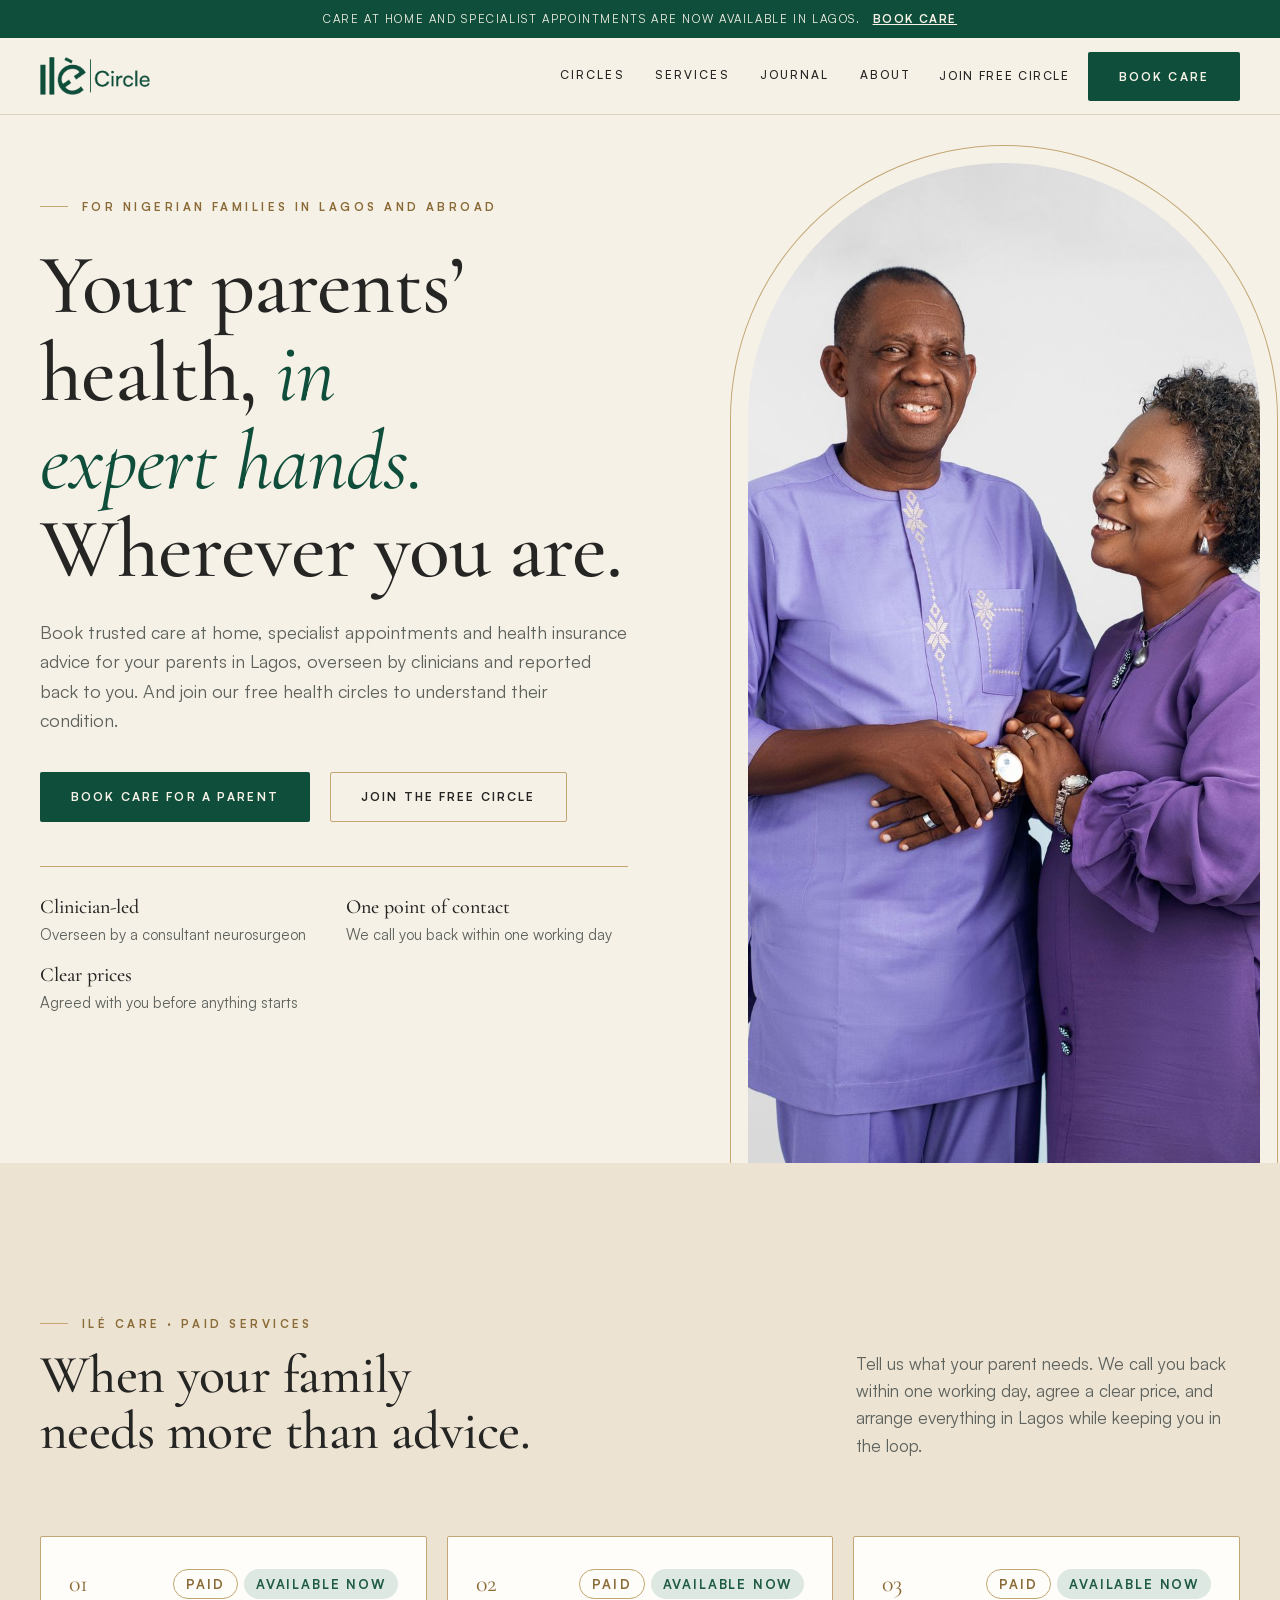
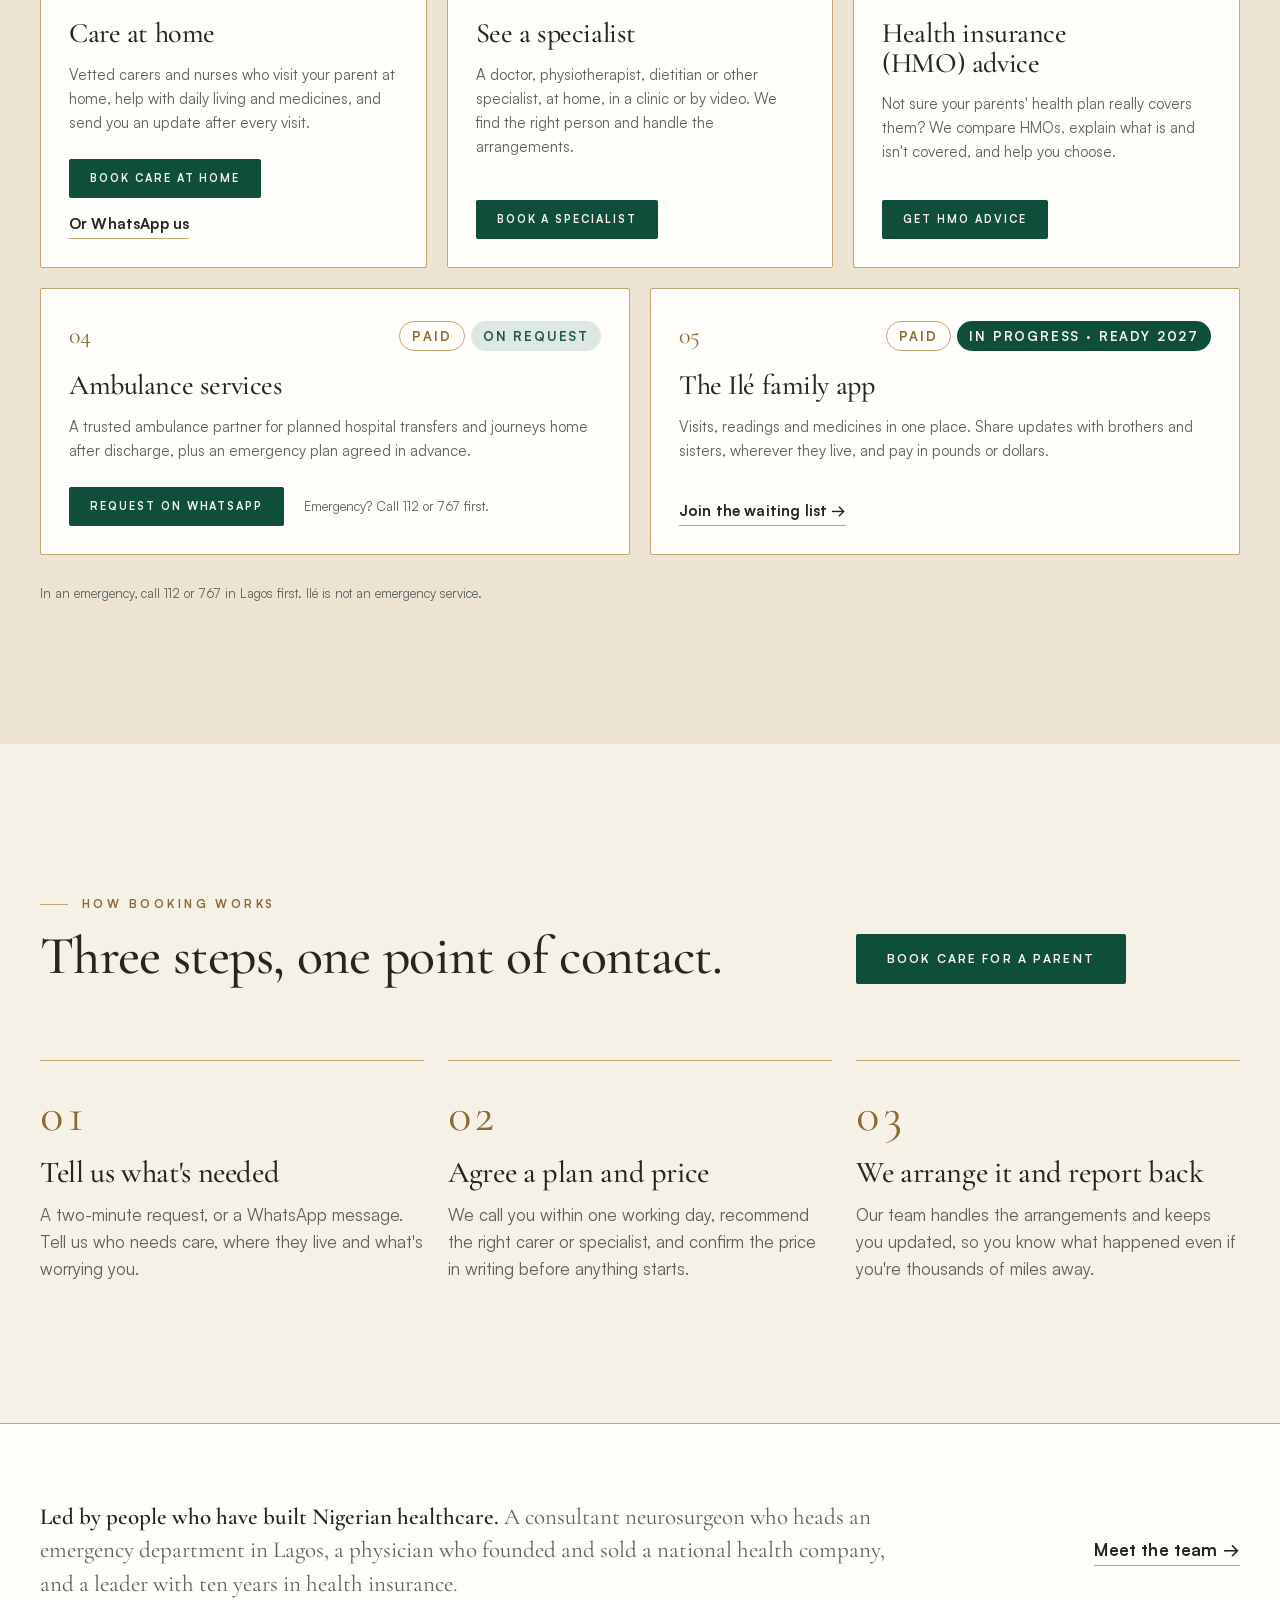
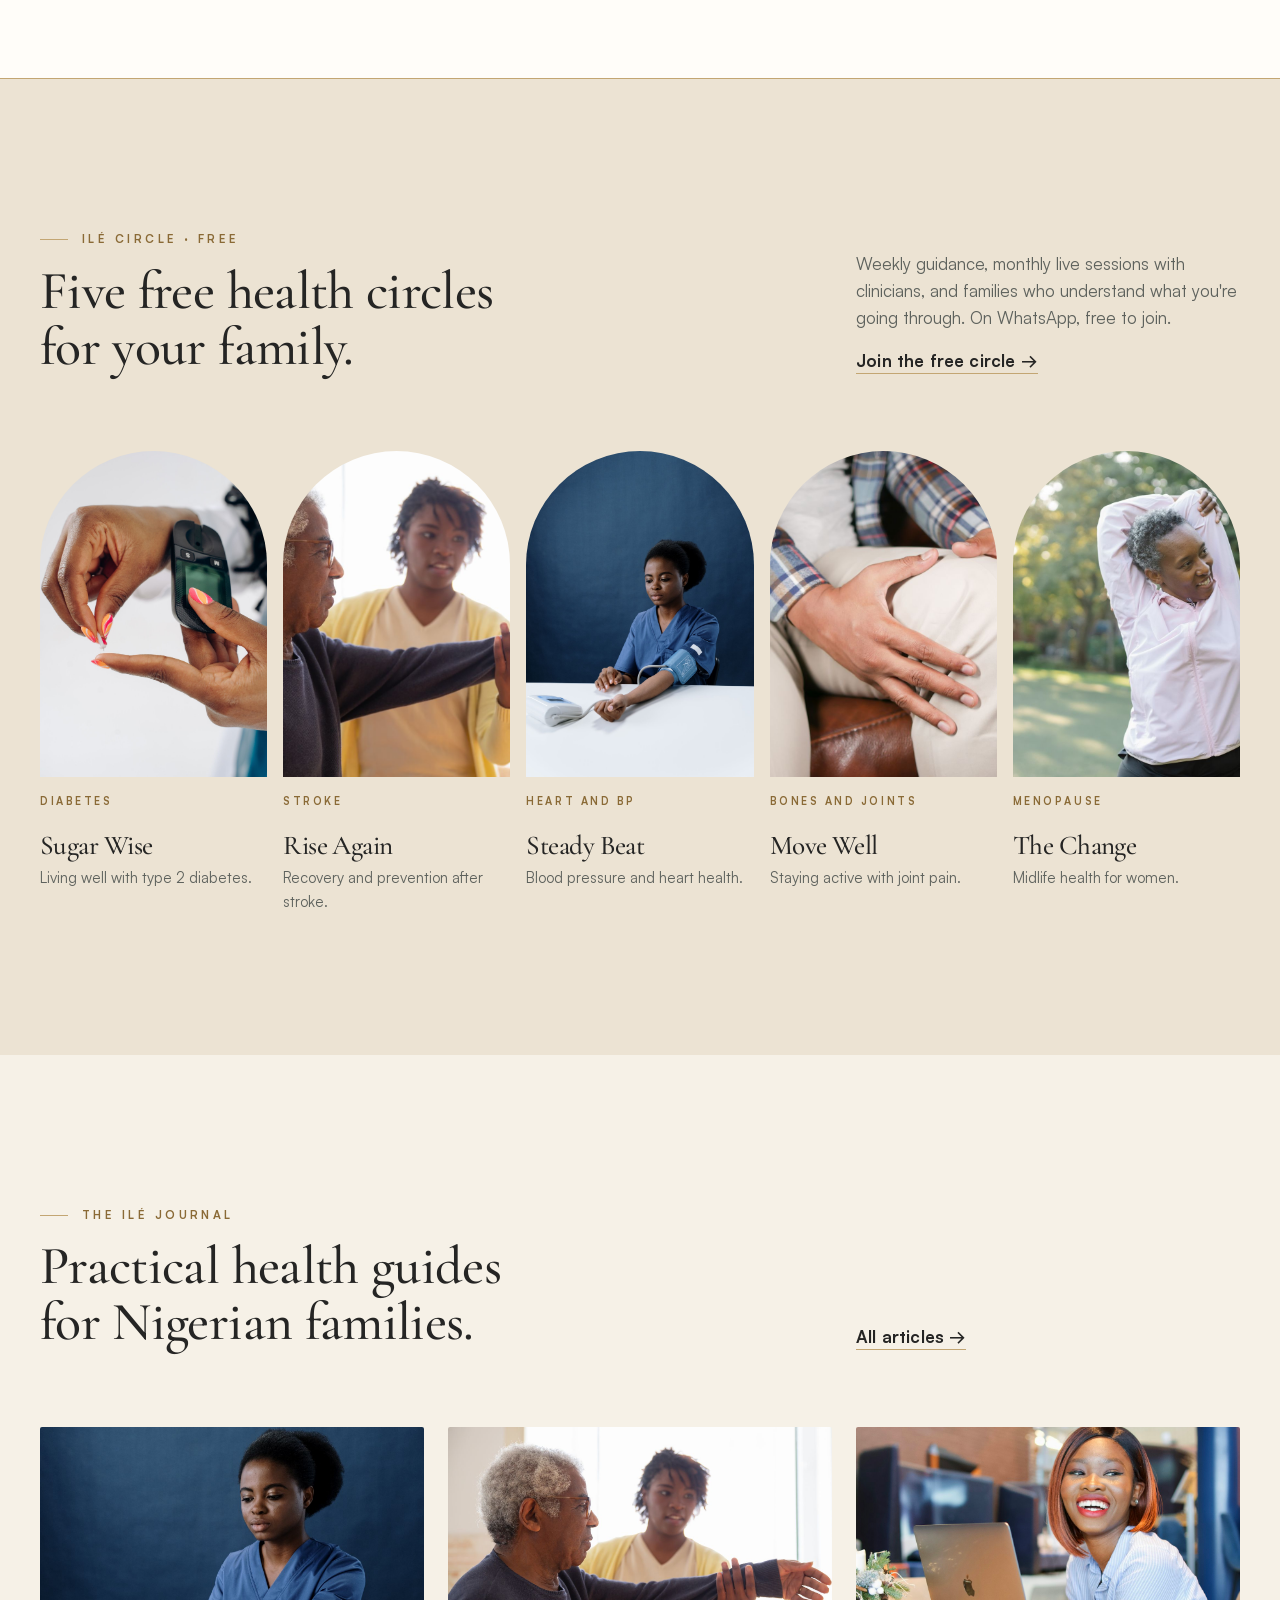
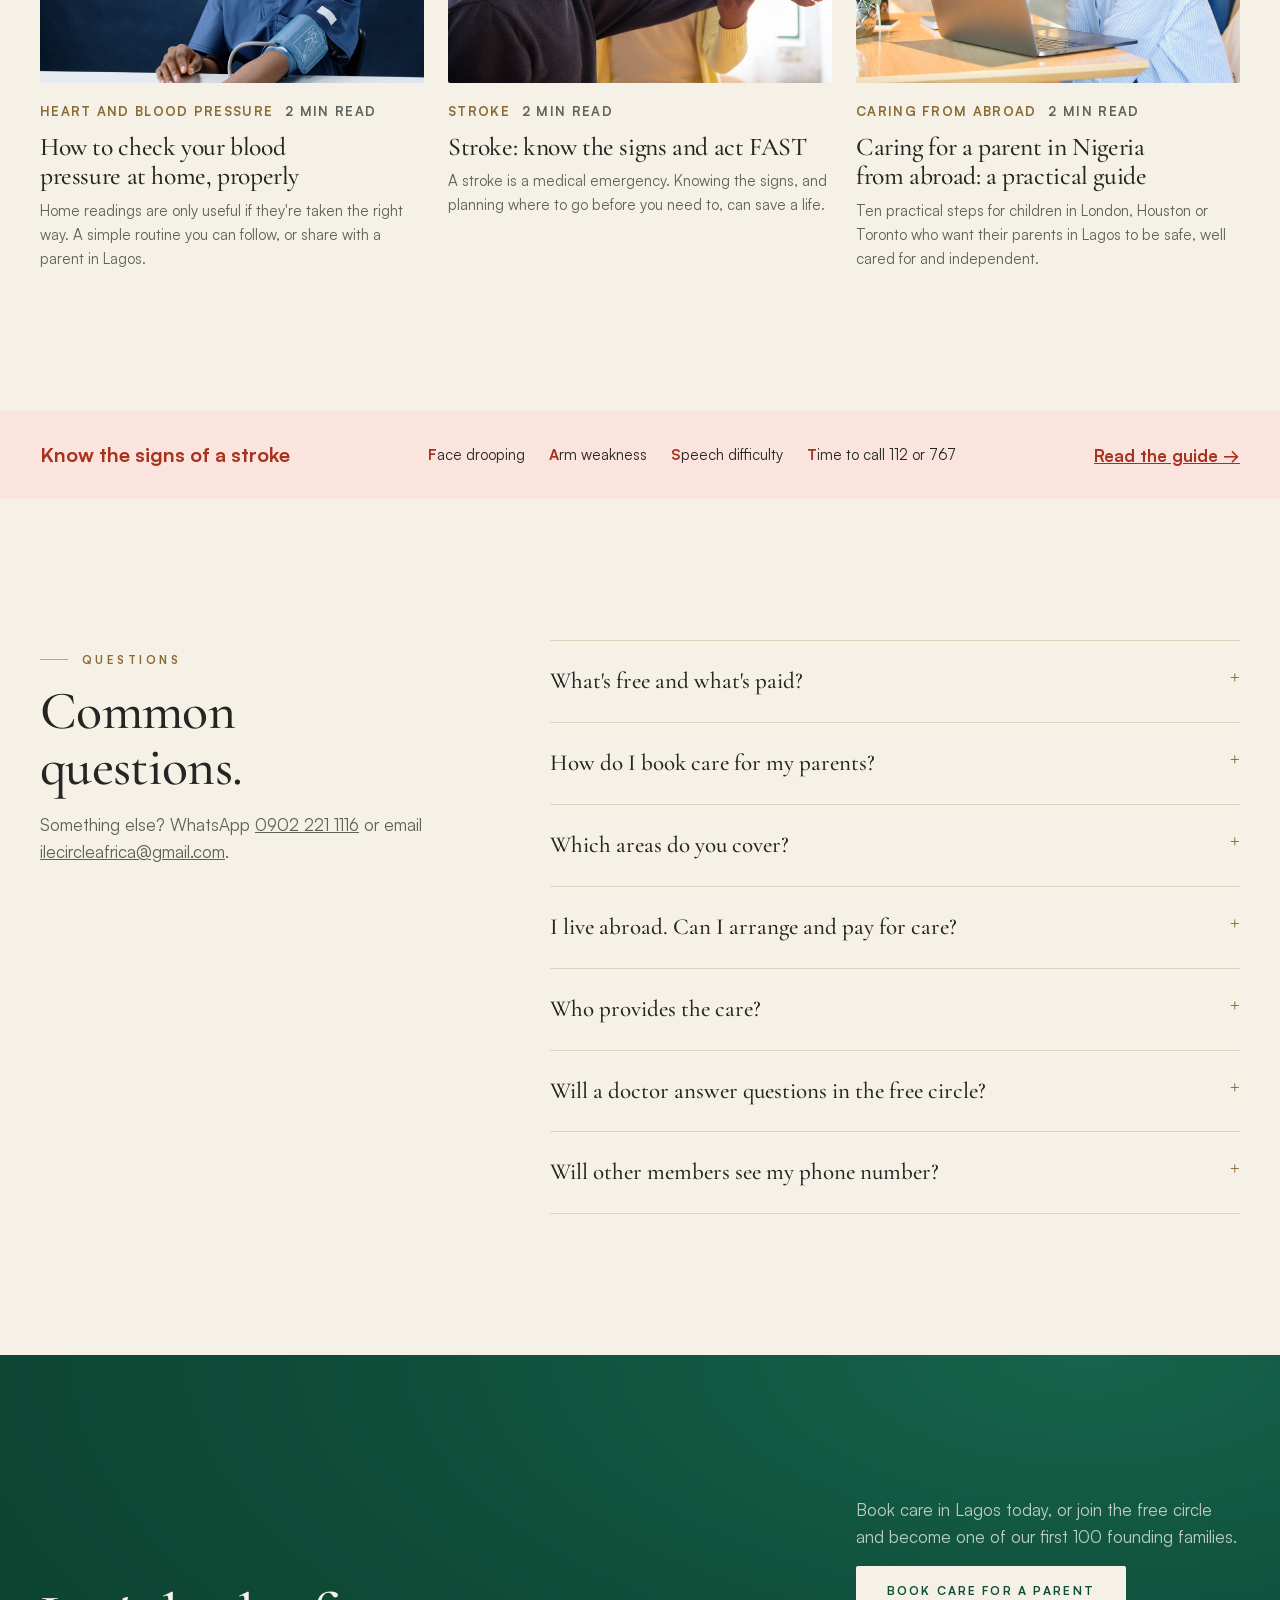
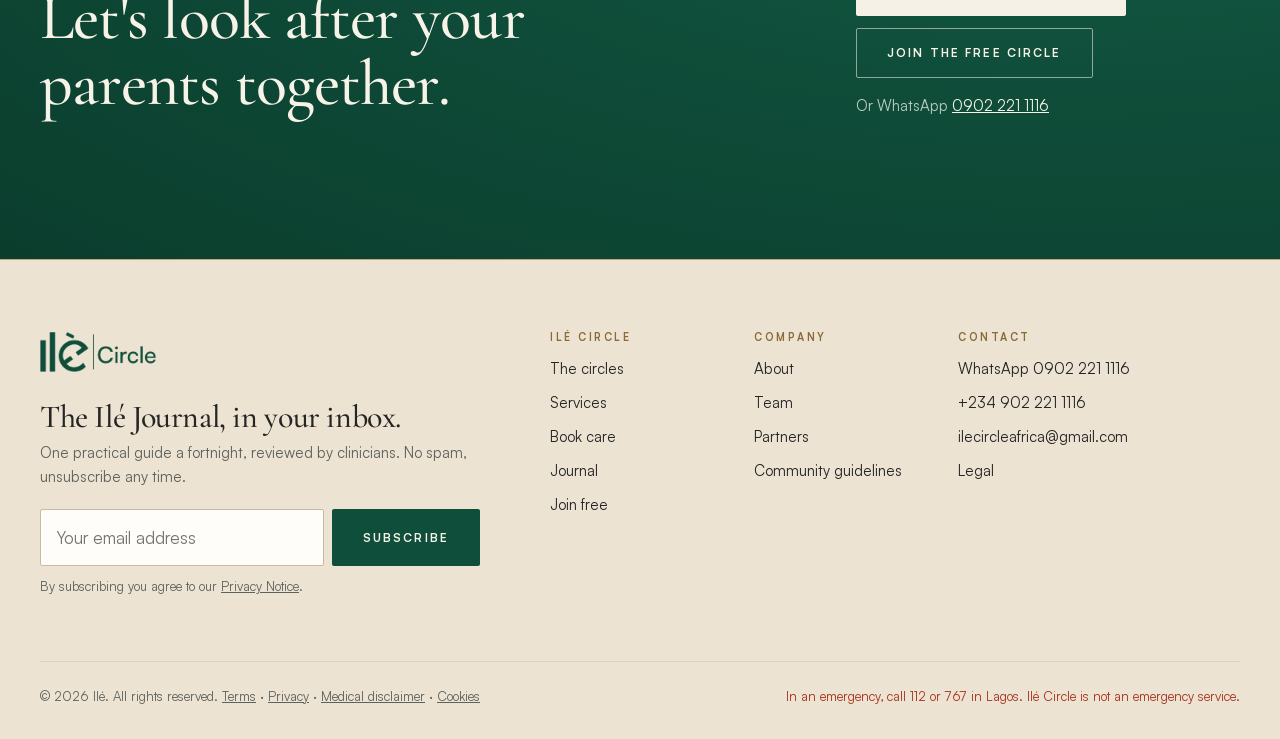
<file: index.html>
<!doctype html>
<html lang="en-GB">
<head>
<meta charset="utf-8">
<meta name="viewport" content="width=device-width, initial-scale=1, viewport-fit=cover">
<title>Ilé Circle</title>
<meta name="description" content="Book trusted care at home, specialist appointments and health insurance advice for your parents in Lagos, overseen by clinicians. Plus free, specialist-guided health circles for Nigerian families.">
<meta property="og:title" content="Ilé: care for your parents in Lagos, wherever you live">
<meta property="og:description" content="Book trusted care at home, specialist appointments and health insurance advice for your parents in Lagos, overseen by clinicians. Plus free, specialist-guided health circles for Nigerian families.">
<meta property="og:image" content="images/couple-purple.jpg">
<meta property="og:type" content="website">
<meta name="twitter:card" content="summary_large_image">
<meta name="theme-color" content="#0F4E3A">

<link rel="icon" type="image/png" href="images/mark-green.png">
<script type="application/ld+json">{"@context":"https://schema.org","@type":"Organization","name":"Ilé Circle","email":"ilecircleafrica@gmail.com","telephone":"+234 902 221 1116","slogan":"Care that feels like home"}</script>
<link rel="stylesheet" href="assets/site.css">
</head>
<body>
<a class="skip" href="#main">Skip to content</a>
<div class="announce"><div class="wrap"><span>Care at home and specialist appointments are now available in Lagos.</span> <a href="request.html">Book care</a></div></div>
<header class="site-header">
  <div class="wrap">
    <a class="brand" href="index.html" aria-label="Ilé Circle home"><img class="on-light" src="images/logo-circle-green.png" alt="Ilé Circle" width="1190" height="410"><img class="on-dark" src="images/logo-circle-cream.png" alt="Ilé Circle" width="1190" height="410"></a>
    <nav class="nav" aria-label="Main"><a href="circles.html">Circles</a><a href="index.html#services">Services</a><a href="journal.html">Journal</a><a href="about.html">About</a></nav>
    <div class="header-cta"><a class="tel" href="join.html">Join free circle</a><a class="btn btn-primary" href="request.html">Book care</a></div>
    <button class="menu-btn" type="button" aria-expanded="false" aria-controls="drawer">Menu</button>
  </div>
  <div class="drawer" id="drawer"><div class="wrap"><nav aria-label="Mobile"><a href="circles.html">Circles</a><a href="index.html#services">Services</a><a href="journal.html">Journal</a><a href="about.html">About</a><a href="join.html">Join the free circle</a><a href="https://wa.me/2349022211116" target="_blank" rel="noopener">WhatsApp 0902 221 1116</a><a class="btn btn-primary" href="request.html">Book care for a parent</a></nav></div></div>
</header>
<main id="main">
<section class="hero">
  <div class="wrap hero-grid">
    <div class="hero-copy">
      <p class="kicker">For Nigerian families in Lagos and abroad</p>
      <h1>Your parents’ health, <em>in expert hands.</em> Wherever you are.</h1>
      <p class="lede">Book trusted care at home, specialist appointments and health insurance advice for your parents in Lagos, overseen by clinicians and reported back to you. And join our free health circles to understand their condition.</p>
      <div class="hero-actions">
        <a class="btn btn-primary" href="request.html">Book care for a parent</a>
        <a class="btn btn-outline" href="join.html">Join the free circle</a>
      </div>
      <div class="assure">
        <span><b>Clinician-led</b>Overseen by a consultant neurosurgeon</span>
        <span><b>One point of contact</b>We call you back within one working day</span>
        <span><b>Clear prices</b>Agreed with you before anything starts</span>
      </div>
    </div>
  </div>
  <div class="hero-media"><img src="images/couple-purple.jpg" alt="A smiling Nigerian mother and father in matching purple outfits" width="1200" height="1500" fetchpriority="high"></div>
</section>

<section class="section alt" id="services">
  <div class="wrap">
    <div class="head">
      <div><p class="kicker">Ilé Care · Paid services</p><h2>When your family needs more than advice.</h2></div>
      <div><p class="muted">Tell us what your parent needs. We call you back within one working day, agree a clear price, and arrange everything in Lagos while keeping you in the loop.</p></div>
    </div>
    <ul class="svc-list svc-grid">
      <li class="svc"><div class="svc-top"><span class="svc-no">01</span><span class="svc-tags"><span class="svc-paid">Paid</span><span class="svc-tag now">Available now</span></span></div><h3>Care at home</h3><p>Vetted carers and nurses who visit your parent at home, help with daily living and medicines, and send you an update after every visit.</p><span class="svc-acts"><a class="btn btn-primary btn-sm" href="request.html?service=care-at-home">Book care at home</a><a class="link" href="https://wa.me/2349022211116?text=Hello%20Il%C3%A9%2C%20I%20would%20like%20to%20book%20care%20at%20home%20for%20my%20family." target="_blank" rel="noopener">Or WhatsApp us</a></span></li>
      <li class="svc"><div class="svc-top"><span class="svc-no">02</span><span class="svc-tags"><span class="svc-paid">Paid</span><span class="svc-tag now">Available now</span></span></div><h3>See a specialist</h3><p>A doctor, physiotherapist, dietitian or other specialist, at home, in a clinic or by video. We find the right person and handle the arrangements.</p><span class="svc-acts"><a class="btn btn-primary btn-sm" href="request.html?service=specialist">Book a specialist</a></span></li>
      <li class="svc"><div class="svc-top"><span class="svc-no">03</span><span class="svc-tags"><span class="svc-paid">Paid</span><span class="svc-tag now">Available now</span></span></div><h3>Health insurance (HMO) advice</h3><p>Not sure your parents' health plan really covers them? We compare HMOs, explain what is and isn't covered, and help you choose.</p><span class="svc-acts"><a class="btn btn-primary btn-sm" href="request.html?service=hmo">Get HMO advice</a></span></li>
      <li class="svc"><div class="svc-top"><span class="svc-no">04</span><span class="svc-tags"><span class="svc-paid">Paid</span><span class="svc-tag now">On request</span></span></div><h3>Ambulance services</h3><p>A trusted ambulance partner for planned hospital transfers and journeys home after discharge, plus an emergency plan agreed in advance.</p><span class="svc-acts"><a class="btn btn-primary btn-sm" href="https://wa.me/2349022211116?text=Hello%20Il%C3%A9%2C%20I%20would%20like%20to%20request%20an%20ambulance%20service%20for%20my%20family." target="_blank" rel="noopener">Request on WhatsApp</a><span class="xs muted">Emergency? Call 112 or 767 first.</span></span></li>
      <li class="svc"><div class="svc-top"><span class="svc-no">05</span><span class="svc-tags"><span class="svc-paid">Paid</span><span class="svc-tag build">In progress · Ready 2027</span></span></div><h3>The Ilé family app</h3><p>Visits, readings and medicines in one place. Share updates with brothers and sisters, wherever they live, and pay in pounds or dollars.</p><span class="svc-acts"><a class="link arrow" href="request.html?service=app">Join the waiting list</a></span></li>
    </ul>
    <p class="xs muted" style="margin-top:28px">In an emergency, call 112 or 767 in Lagos first. Ilé is not an emergency service.</p>
  </div>
</section>

<section class="section" id="how">
  <div class="wrap">
    <div class="head">
      <div><p class="kicker">How booking works</p><h2>Three steps, one point of contact.</h2></div>
      <div><a class="btn btn-primary" href="request.html">Book care for a parent</a></div>
    </div>
    <ol class="steps">
      <li><h3>Tell us what's needed</h3><p>A two-minute request, or a WhatsApp message. Tell us who needs care, where they live and what's worrying you.</p></li>
      <li><h3>Agree a plan and price</h3><p>We call you within one working day, recommend the right carer or specialist, and confirm the price in writing before anything starts.</p></li>
      <li><h3>We arrange it and report back</h3><p>Our team handles the arrangements and keeps you updated, so you know what happened even if you're thousands of miles away.</p></li>
    </ol>
  </div>
</section>

<section class="section-tight trustbar">
  <div class="wrap trustbar-in">
    <p><b>Led by people who have built Nigerian healthcare.</b> A consultant neurosurgeon who heads an emergency department in Lagos, a physician who founded and sold a national health company, and a leader with ten years in health insurance.</p>
    <a class="link arrow" href="about.html#team">Meet the team</a>
  </div>
</section>

<section class="section alt" id="circles">
  <div class="wrap">
    <div class="head">
      <div><p class="kicker">Ilé Circle · Free</p><h2>Five free health circles for your family.</h2></div>
      <div><p class="muted">Weekly guidance, monthly live sessions with clinicians, and families who understand what you're going through. On WhatsApp, free to join.</p><p style="margin-top:16px"><a class="link arrow" href="join.html">Join the free circle</a></p></div>
    </div>
    <div class="tiles">
      <a class="tile" href="circles.html#sugar-wise"><div class="img"><img src="images/condition-diabetes.jpg" alt="Hands using a glucose meter to check blood sugar" loading="lazy"></div><span class="tag">Diabetes</span><h3>Sugar Wise</h3><p>Living well with type 2 diabetes.</p></a>
      <a class="tile" href="circles.html#rise-again"><div class="img"><img src="images/condition-stroke.jpg" alt="A carer guiding an older man through arm exercises" loading="lazy"></div><span class="tag">Stroke</span><h3>Rise Again</h3><p>Recovery and prevention after stroke.</p></a>
      <a class="tile" href="circles.html#steady-beat"><div class="img"><img src="images/condition-heart.jpg" alt="A woman checking her blood pressure with an arm cuff" loading="lazy"></div><span class="tag">Heart and BP</span><h3>Steady Beat</h3><p>Blood pressure and heart health.</p></a>
      <a class="tile" href="circles.html#move-well"><div class="img"><img src="images/condition-joints.jpg" alt="Hands resting on a painful knee" loading="lazy"></div><span class="tag">Bones and joints</span><h3>Move Well</h3><p>Staying active with joint pain.</p></a>
      <a class="tile" href="circles.html#the-change"><div class="img"><img src="images/condition-menopause.jpg" alt="A smiling midlife woman stretching outdoors" loading="lazy"></div><span class="tag">Menopause</span><h3>The Change</h3><p>Midlife health for women.</p></a>
    </div>
  </div>
</section>

<section class="section">
  <div class="wrap">
    <div class="head">
      <div><p class="kicker">The Ilé Journal</p><h2>Practical health guides for Nigerian families.</h2></div>
      <div><a class="link arrow" href="journal.html">All articles</a></div>
    </div>
    <div class="cards"><a class="card" href="journal/check-blood-pressure-at-home.html" data-cat="Heart and blood pressure"><div class="img"><img src="images/condition-heart.jpg" alt="" loading="lazy"></div><div class="meta"><span class="cat">Heart and blood pressure</span><span>2 min read</span></div><h3>How to check your blood pressure at home, properly</h3><p>Home readings are only useful if they're taken the right way. A simple routine you can follow, or share with a parent in Lagos.</p></a><a class="card" href="journal/stroke-act-fast.html" data-cat="Stroke"><div class="img"><img src="images/condition-stroke.jpg" alt="" loading="lazy"></div><div class="meta"><span class="cat">Stroke</span><span>2 min read</span></div><h3>Stroke: know the signs and act FAST</h3><p>A stroke is a medical emergency. Knowing the signs, and planning where to go before you need to, can save a life.</p></a><a class="card" href="journal/caring-for-a-parent-from-abroad.html" data-cat="Caring from abroad"><div class="img"><img src="images/daughter-laptop.jpg" alt="" loading="lazy"></div><div class="meta"><span class="cat">Caring from abroad</span><span>2 min read</span></div><h3>Caring for a parent in Nigeria from abroad: a practical guide</h3><p>Ten practical steps for children in London, Houston or Toronto who want their parents in Lagos to be safe, well cared for and independent.</p></a></div>
  </div>
</section>

<div class="strip">
  <div class="wrap">
    <b>Know the signs of a stroke</b>
    <div class="fast"><span><strong>F</strong>ace drooping</span><span><strong>A</strong>rm weakness</span><span><strong>S</strong>peech difficulty</span><span><strong>T</strong>ime to call 112 or 767</span></div>
    <a href="journal/stroke-act-fast.html" class="arrow">Read the guide</a>
  </div>
</div>

<section class="section">
  <div class="wrap faq-grid">
    <div><p class="kicker">Questions</p><h2>Common questions.</h2><p class="muted" style="margin-top:16px">Something else? WhatsApp <a href="https://wa.me/2349022211116" target="_blank" rel="noopener">0902 221 1116</a> or email <a href="mailto:ilecircleafrica@gmail.com">ilecircleafrica@gmail.com</a>.</p></div>
    <div>
      <details class="qa"><summary>What's free and what's paid?</summary><p>Ilé Circle is free: the health circles, weekly guides and monthly live sessions. Ilé Care services are paid: care at home, specialist appointments, health insurance advice and ambulance services. We always agree the price with you before anything starts.</p></details>
      <details class="qa"><summary>How do I book care for my parents?</summary><p>Fill in the two-minute <a href="request.html">request form</a> or WhatsApp 0902 221 1116. We'll call you within one working day to understand what's needed, recommend the right person and confirm the price.</p></details>
      <details class="qa"><summary>Which areas do you cover?</summary><p>We currently arrange care across Lagos. Tell us where your parent lives when you get in touch and we'll confirm on the call whether we can cover their area. If they live outside Lagos, still let us know: we're planning where to grow next.</p></details>
      <details class="qa"><summary>I live abroad. Can I arrange and pay for care?</summary><p>Yes. Ilé is built for children in the UK, US, Canada and elsewhere looking after a parent in Lagos. We keep you updated after visits and appointments. Please only arrange care with your parent's agreement.</p></details>
      <details class="qa"><summary>Who provides the care?</summary><p>Vetted carers and nurses, and qualified specialists such as doctors, physiotherapists and dietitians. Ilé's clinical governance is chaired by Dr Chris Anele, a consultant neurosurgeon.</p></details>
      <details class="qa"><summary>Will a doctor answer questions in the free circle?</summary><p>The circles share general guidance from clinicians. Personal questions go to our nurse team in a private chat, never the group. The circle does not diagnose or prescribe, and it does not replace your own doctor.</p></details>
      <details class="qa"><summary>Will other members see my phone number?</summary><p>In WhatsApp groups, members can see each other's numbers. Announcements come from a channel that hides numbers, so you can follow announcements only if you prefer.</p></details>
    </div>
  </div>
</section>

<section class="section cta">
  <div class="wrap">
    <h2>Let's look after your parents together.</h2>
    <div class="side">
      <p>Book care in Lagos today, or join the free circle and become one of our first 100 founding families.</p>
      <div class="cta-acts"><a class="btn btn-light" href="request.html">Book care for a parent</a><a class="btn btn-ghost-light" href="join.html">Join the free circle</a></div>
      <p class="small">Or WhatsApp <a class="tel" href="https://wa.me/2349022211116" target="_blank" rel="noopener">0902 221 1116</a></p>
    </div>
  </div>
</section>

</main>
<footer class="site-footer">
  <div class="wrap">
    <div class="foot-grid">
      <div class="foot-news">
        <img class="on-light" src="images/logo-circle-green.png" alt="Ilé Circle" width="1190" height="410"><img class="on-dark" src="images/logo-circle-cream.png" alt="Ilé Circle" width="1190" height="410">
        <h3>The Ilé Journal, in your inbox.</h3>
        <p>One practical guide a fortnight, reviewed by clinicians. No spam, unsubscribe any time.</p>
        <form class="news-form" novalidate><label class="sr" for="news-email">Email address</label><input id="news-email" type="email" placeholder="Your email address" autocomplete="email"><button class="btn btn-primary" type="submit">Subscribe</button></form>
        <p class="news-msg xs" role="status" style="margin-top:10px"></p>
        <p class="xs muted" style="margin-top:6px">By subscribing you agree to our <a href="legal.html#privacy">Privacy Notice</a>.</p>
      </div>
      <div class="foot-col"><h4>Ilé Circle</h4><ul><li><a href="circles.html">The circles</a></li><li><a href="index.html#services">Services</a></li><li><a href="request.html">Book care</a></li><li><a href="journal.html">Journal</a></li><li><a href="join.html">Join free</a></li></ul></div>
      <div class="foot-col"><h4>Company</h4><ul><li><a href="about.html">About</a></li><li><a href="about.html#team">Team</a></li><li><a href="about.html#partners">Partners</a></li><li><a href="about.html#guidelines">Community guidelines</a></li></ul></div>
      <div class="foot-col"><h4>Contact</h4><ul><li><a href="https://wa.me/2349022211116" target="_blank" rel="noopener">WhatsApp 0902 221 1116</a></li><li><a href="tel:+2349022211116">+234 902 221 1116</a></li><li><a href="mailto:ilecircleafrica@gmail.com">ilecircleafrica@gmail.com</a></li><li><a href="legal.html">Legal</a></li></ul></div>
    </div>
    <div class="foot-base">
      <span>© <span data-year>2026</span> Ilé. All rights reserved. <a href="legal.html#terms">Terms</a> · <a href="legal.html#privacy">Privacy</a> · <a href="legal.html#disclaimer">Medical disclaimer</a> · <a href="legal.html#cookies">Cookies</a></span>
      <span class="em">In an emergency, call 112 or 767 in Lagos. Ilé Circle is not an emergency service.</span>
    </div>
  </div>
</footer>
<div class="mbar"><a class="btn btn-primary" href="request.html">Book care</a><a class="btn btn-outline" href="https://wa.me/2349022211116" target="_blank" rel="noopener">WhatsApp</a></div>
<script src="assets/site.js" defer></script>
</body>
</html>
</file>
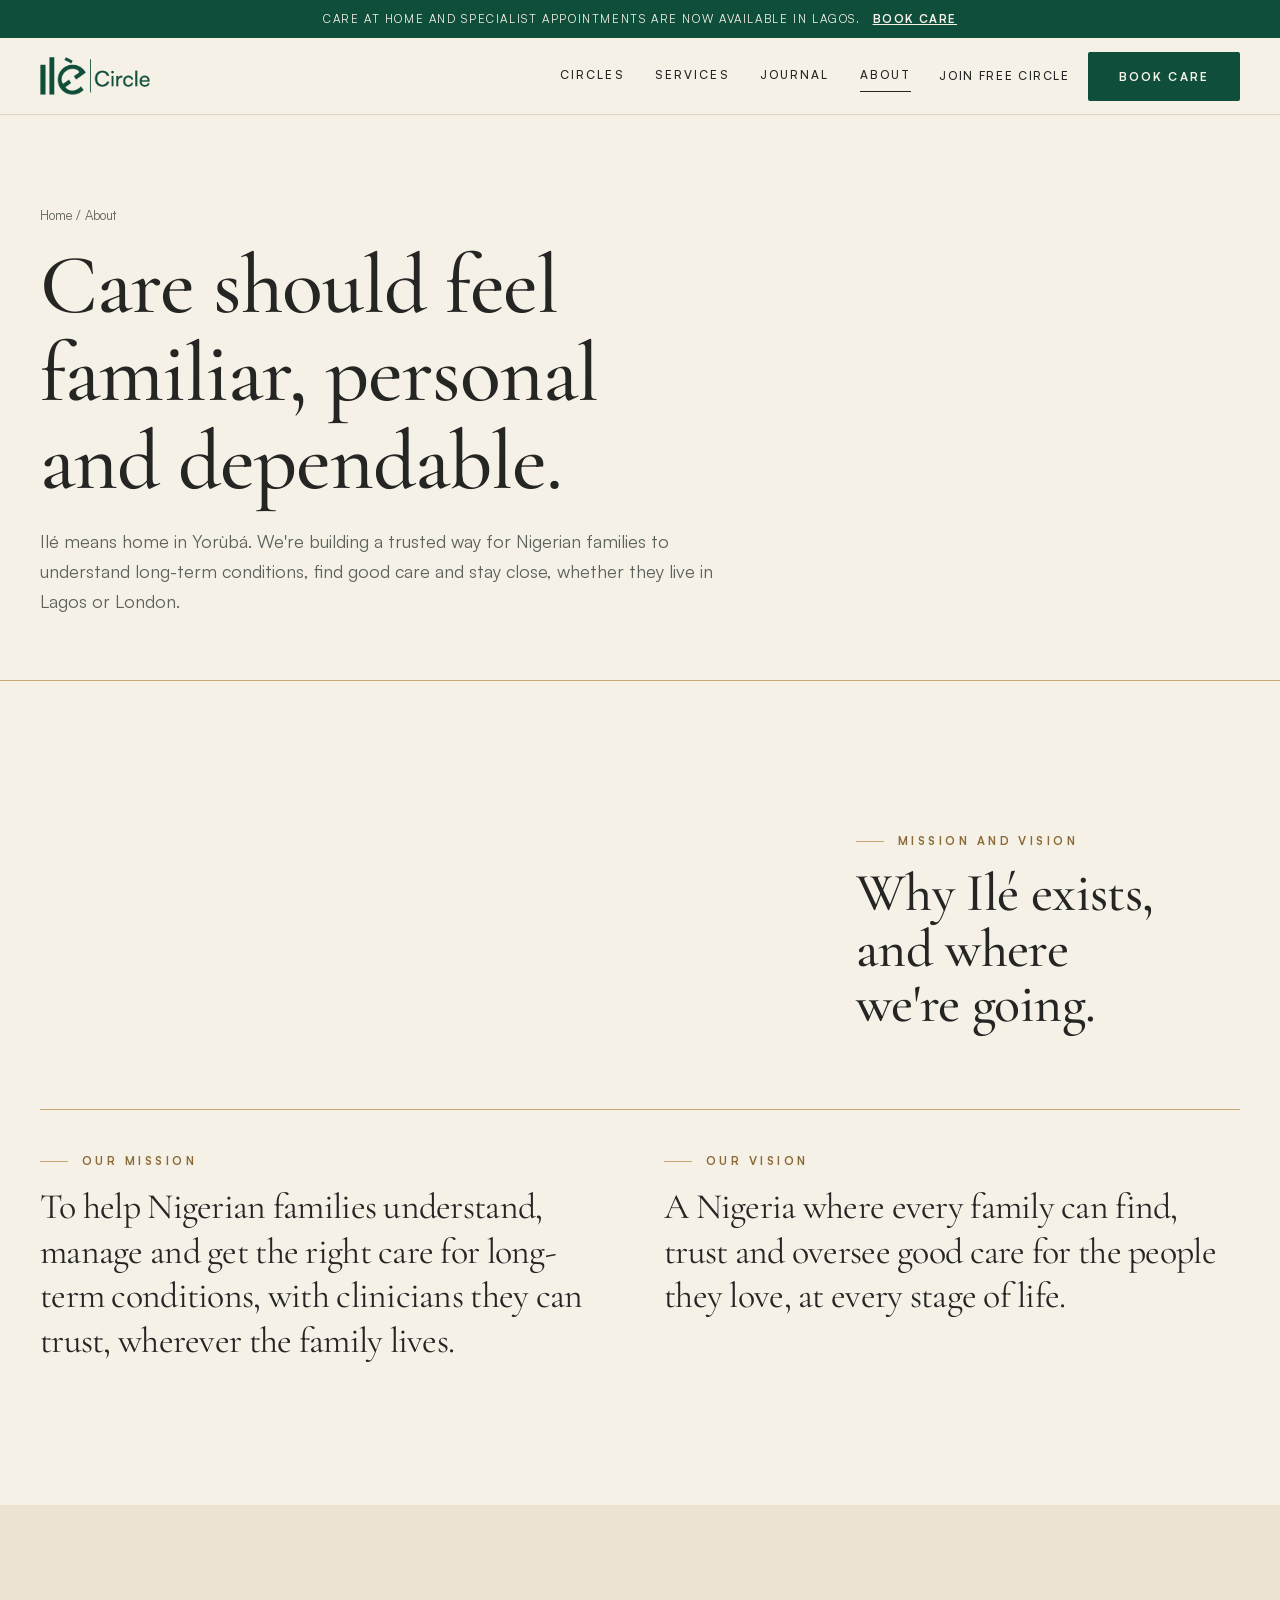
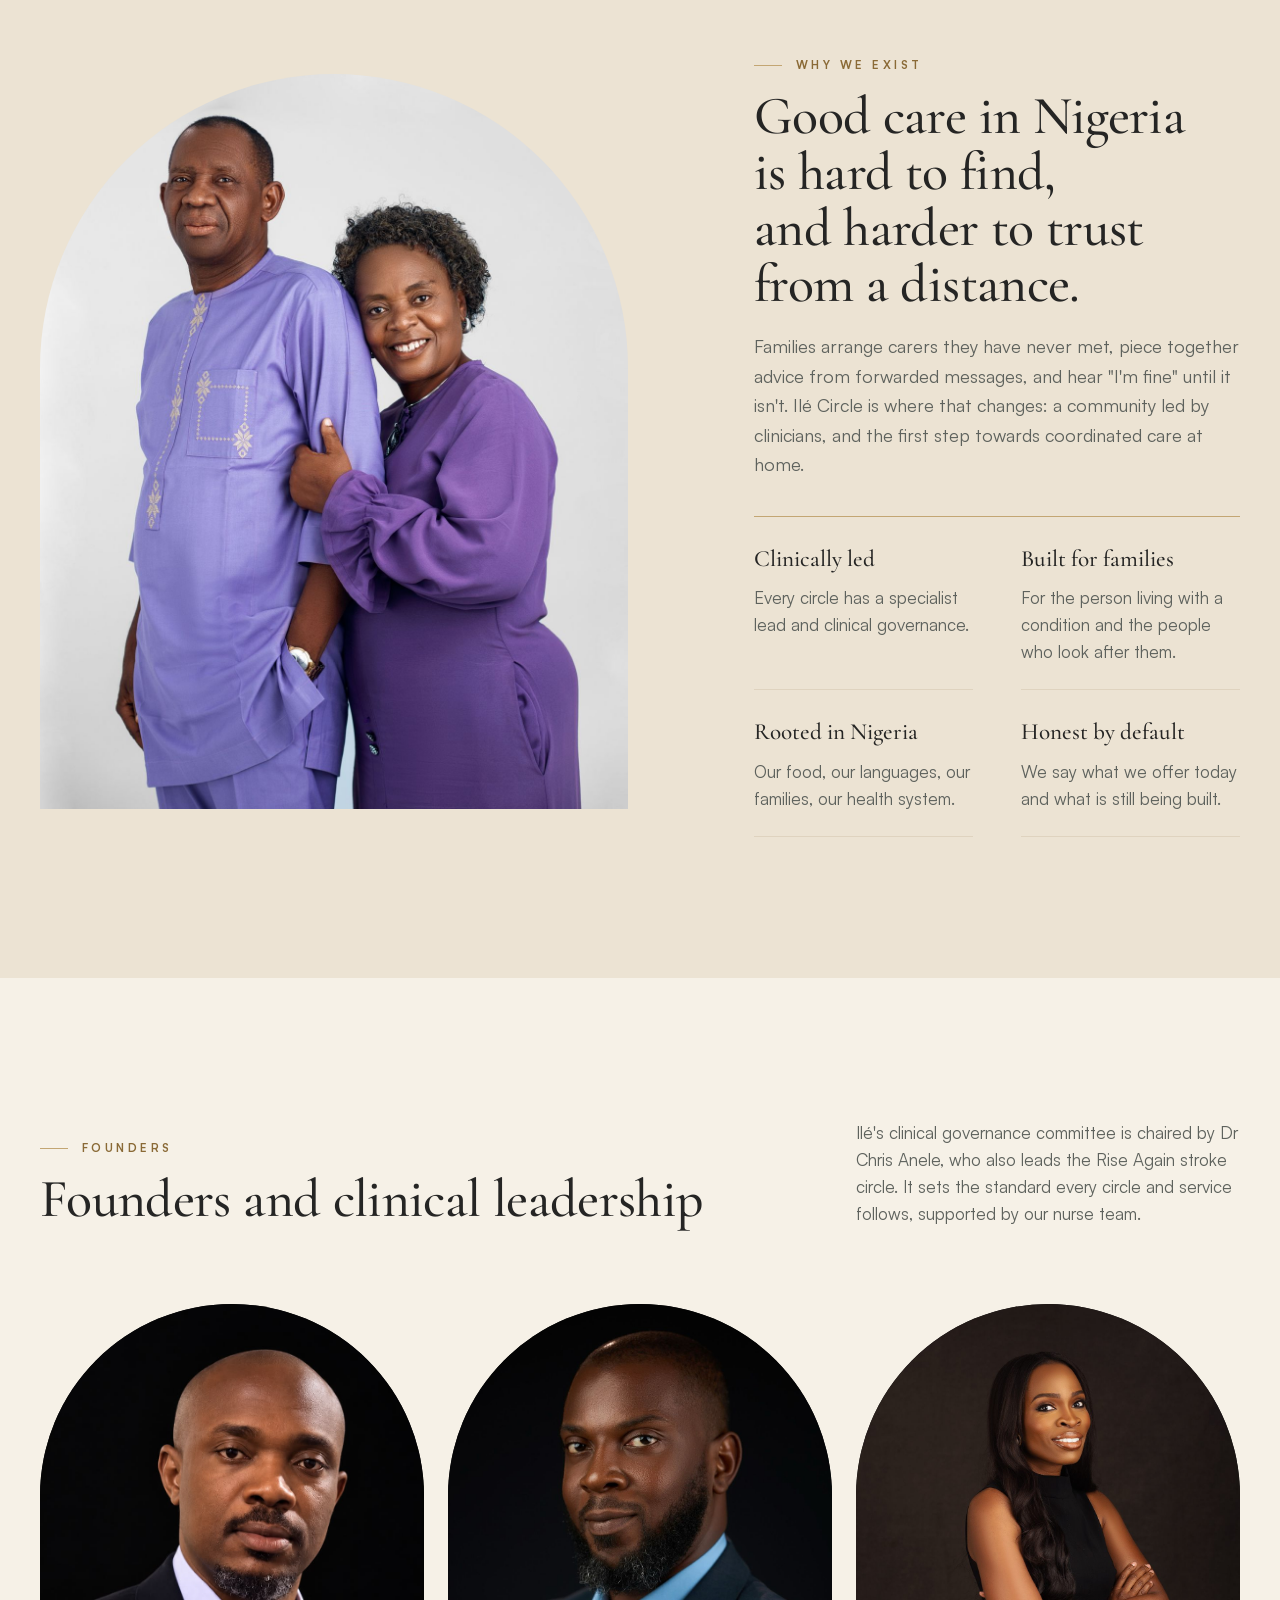
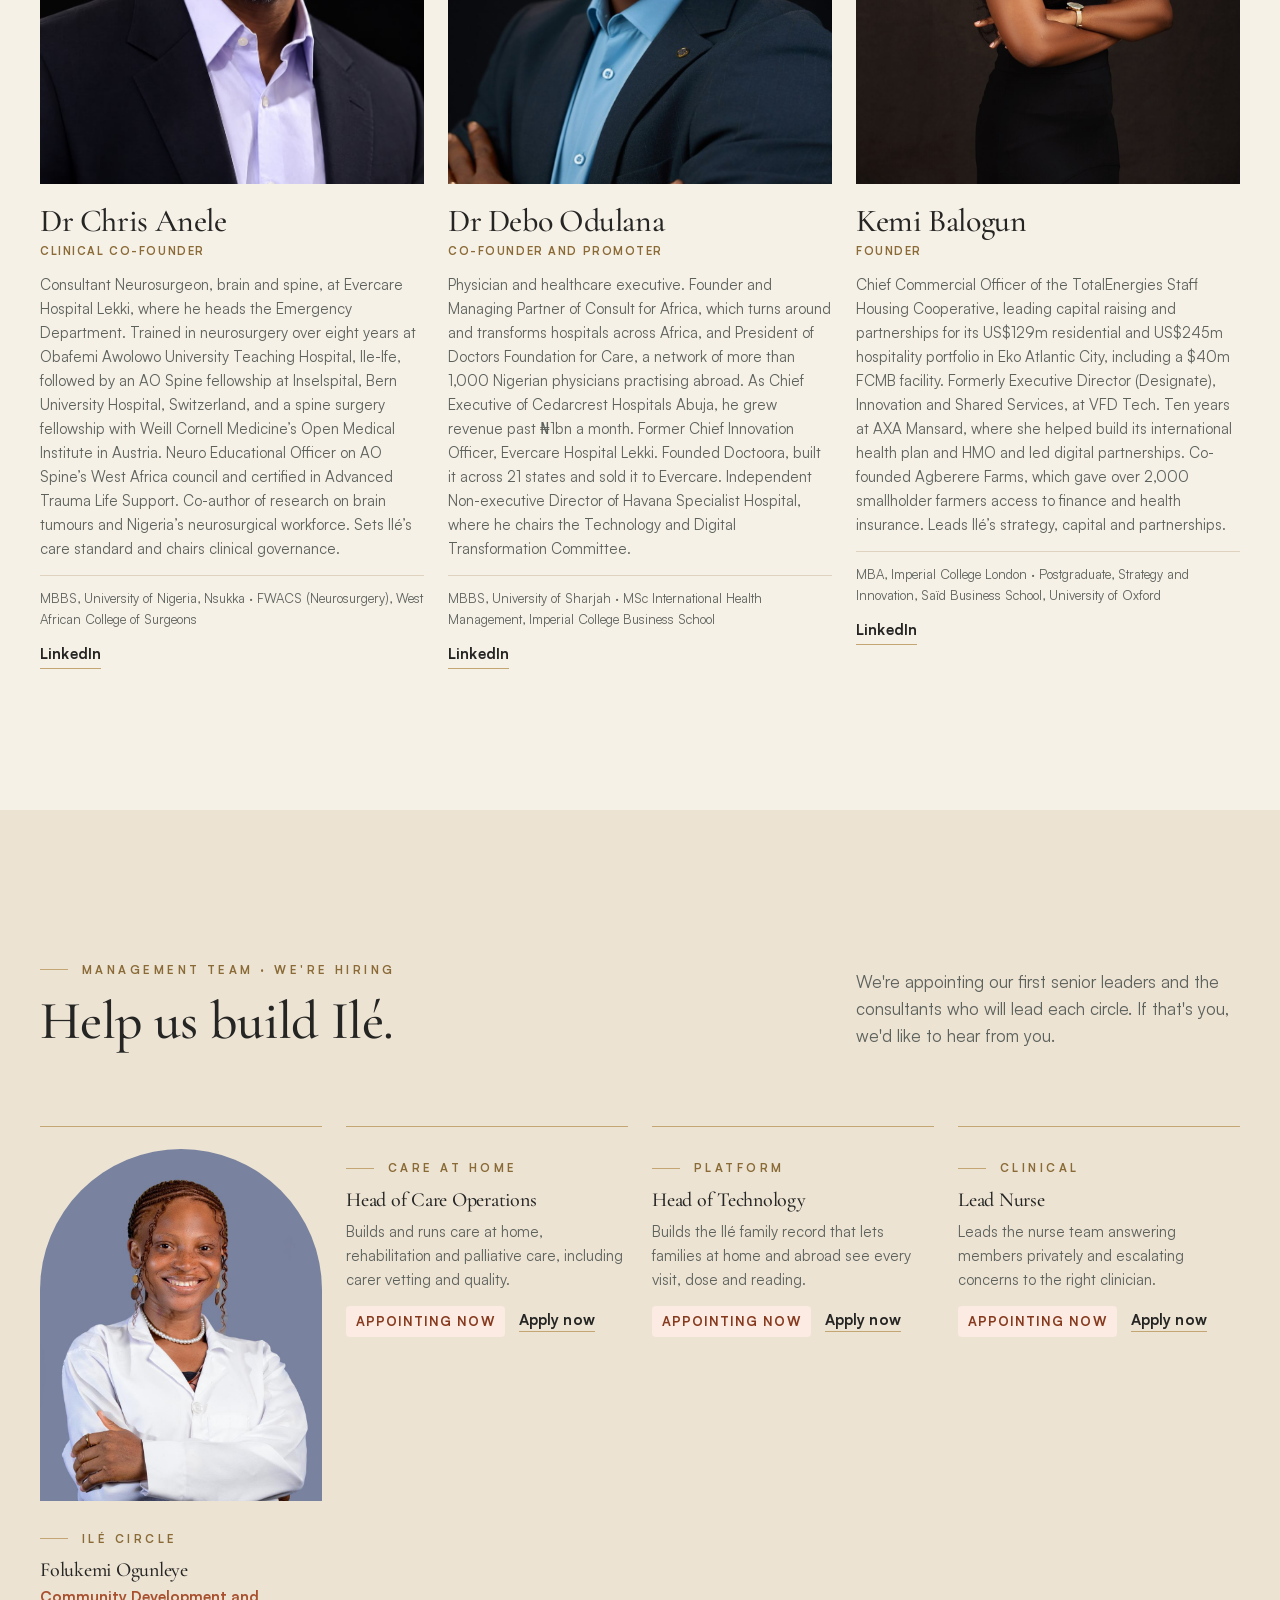
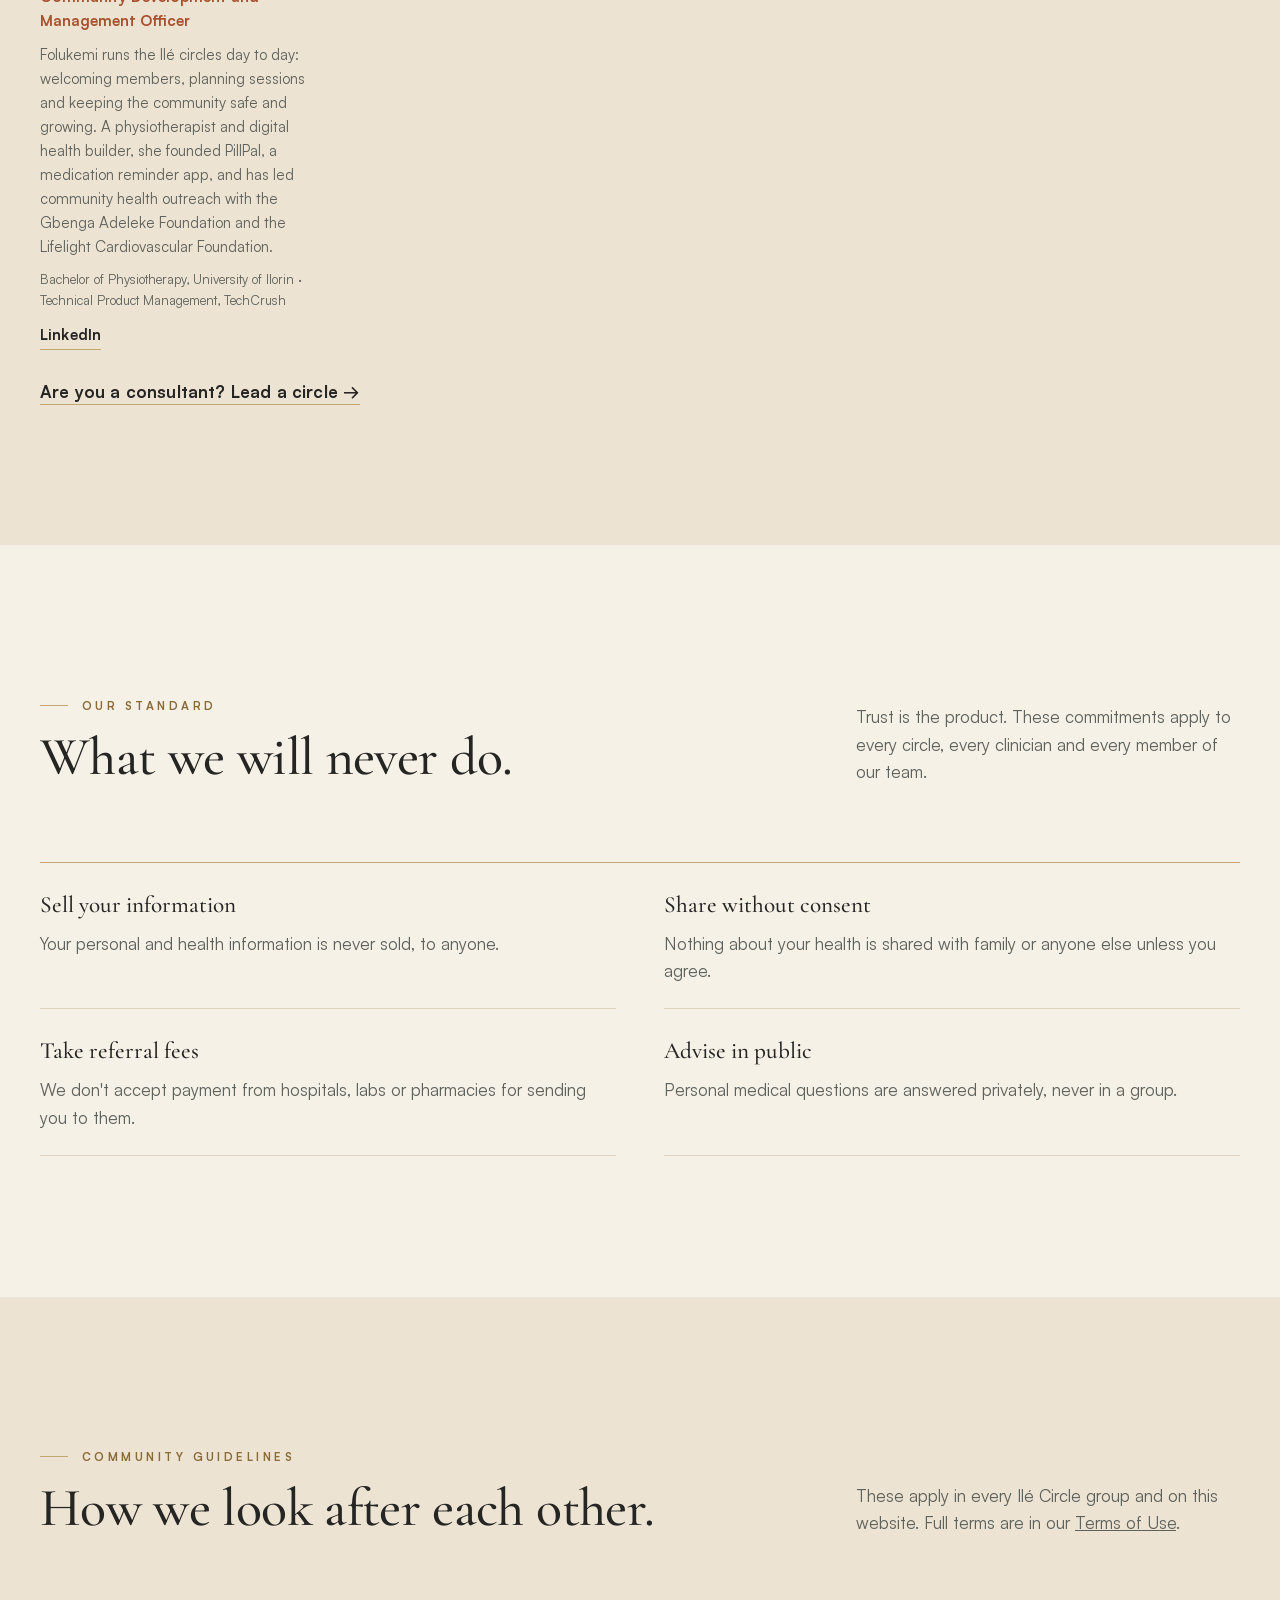
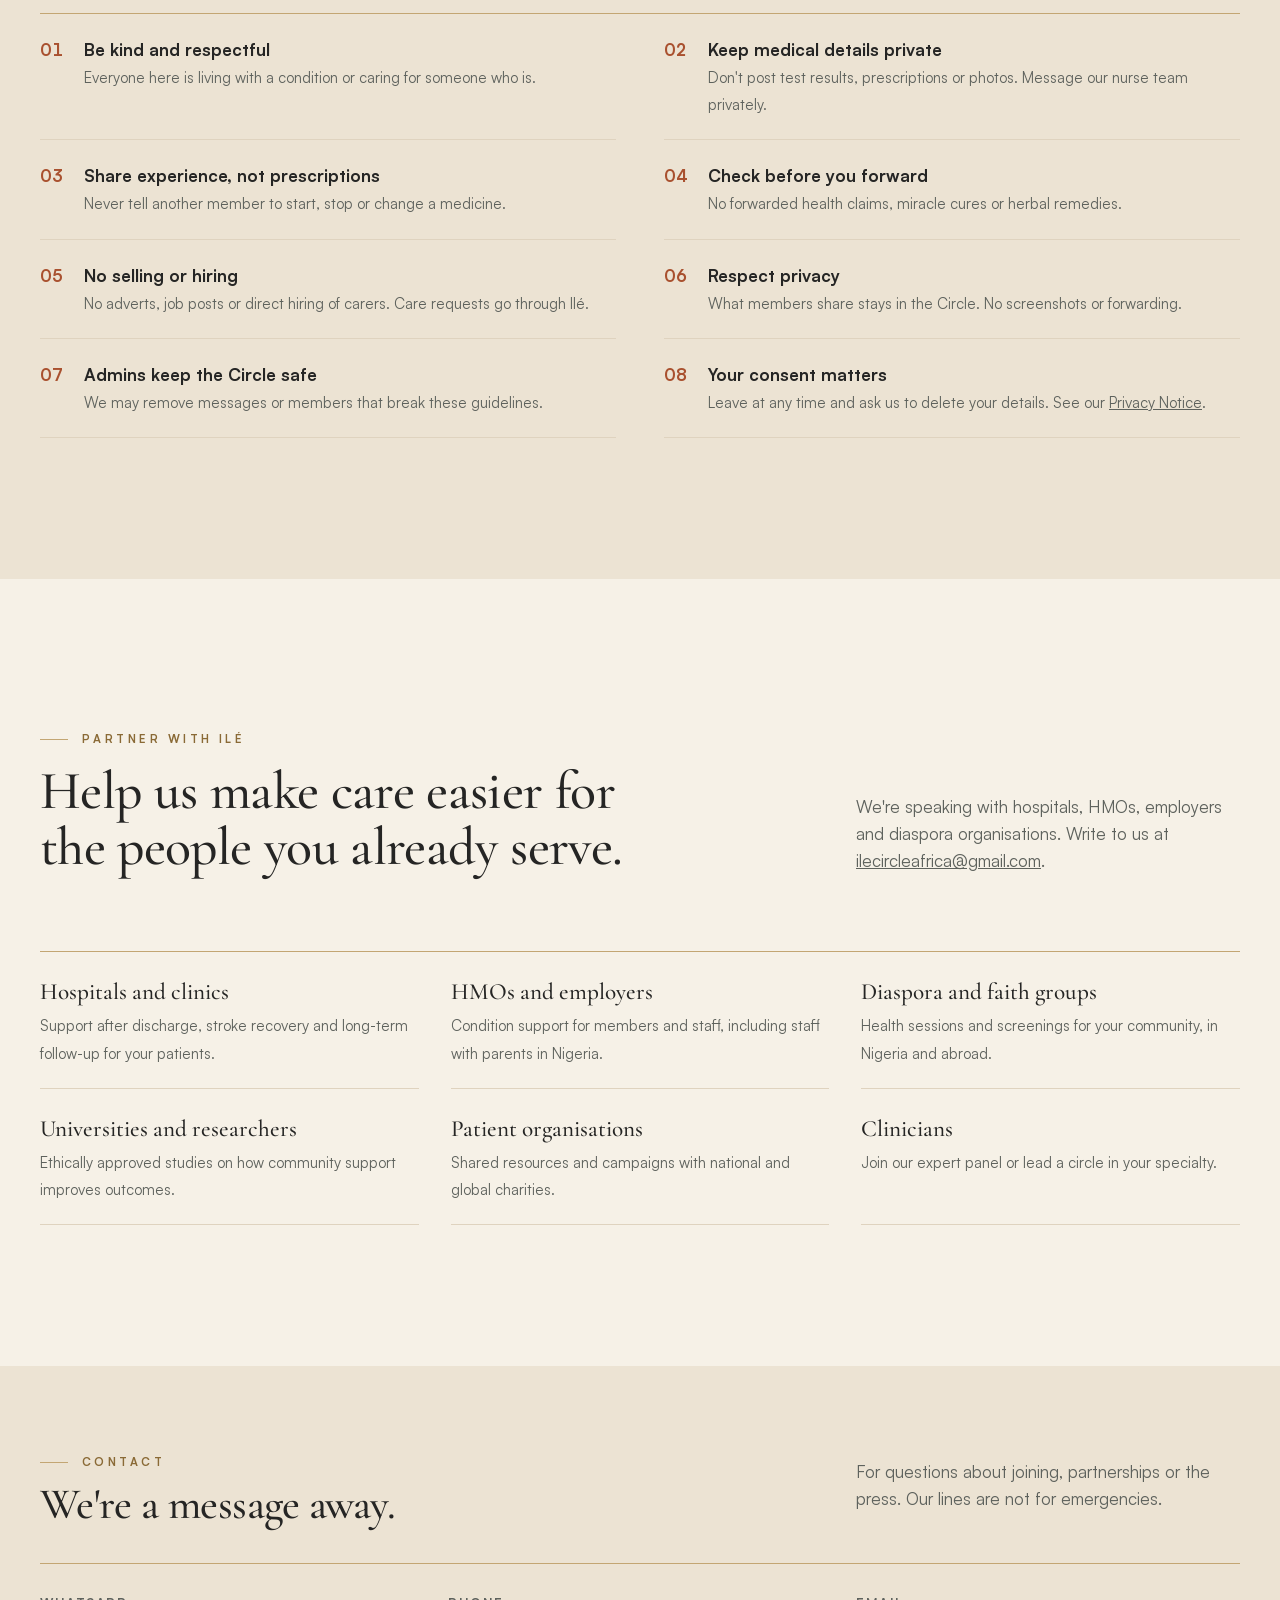
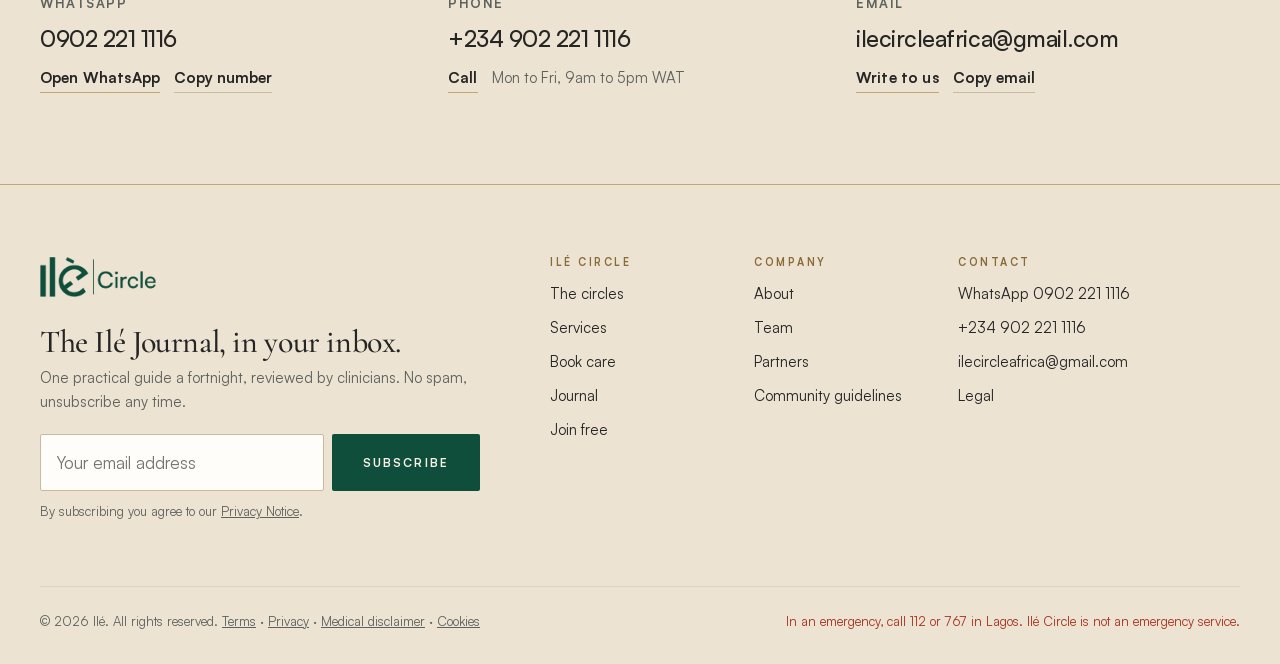
<file: about.html>
<!doctype html>
<html lang="en-GB">
<head>
<meta charset="utf-8">
<meta name="viewport" content="width=device-width, initial-scale=1, viewport-fit=cover">
<title>About · Ilé Circle</title>
<meta name="description" content="Ilé means home in Yorùbá. Our mission, vision, founders and management team.">
<meta property="og:title" content="About Ilé">
<meta property="og:description" content="Ilé means home in Yorùbá. Our mission, vision, founders and management team.">
<meta property="og:image" content="images/couple-purple-2.jpg">
<meta property="og:type" content="website">
<meta name="twitter:card" content="summary_large_image">
<meta name="theme-color" content="#0F4E3A">

<link rel="icon" type="image/png" href="images/mark-green.png">

<link rel="stylesheet" href="assets/site.css">
</head>
<body>
<a class="skip" href="#main">Skip to content</a>
<div class="announce"><div class="wrap"><span>Care at home and specialist appointments are now available in Lagos.</span> <a href="request.html">Book care</a></div></div>
<header class="site-header">
  <div class="wrap">
    <a class="brand" href="index.html" aria-label="Ilé Circle home"><img class="on-light" src="images/logo-circle-green.png" alt="Ilé Circle" width="1190" height="410"><img class="on-dark" src="images/logo-circle-cream.png" alt="Ilé Circle" width="1190" height="410"></a>
    <nav class="nav" aria-label="Main"><a href="circles.html">Circles</a><a href="index.html#services">Services</a><a href="journal.html">Journal</a><a href="about.html" aria-current="page">About</a></nav>
    <div class="header-cta"><a class="tel" href="join.html">Join free circle</a><a class="btn btn-primary" href="request.html">Book care</a></div>
    <button class="menu-btn" type="button" aria-expanded="false" aria-controls="drawer">Menu</button>
  </div>
  <div class="drawer" id="drawer"><div class="wrap"><nav aria-label="Mobile"><a href="circles.html">Circles</a><a href="index.html#services">Services</a><a href="journal.html">Journal</a><a href="about.html" aria-current="page">About</a><a href="join.html">Join the free circle</a><a href="https://wa.me/2349022211116" target="_blank" rel="noopener">WhatsApp 0902 221 1116</a><a class="btn btn-primary" href="request.html">Book care for a parent</a></nav></div></div>
</header>
<main id="main">
<header class="page-head">
  <div class="wrap">
    <p class="crumbs"><a href="index.html">Home</a> / About</p>
    <h1>Care should feel familiar, personal and dependable.</h1>
    <p class="lede">Ilé means home in Yorùbá. We're building a trusted way for Nigerian families to understand long-term conditions, find good care and stay close, whether they live in Lagos or London.</p>
  </div>
</header>

<section class="section" id="mission">
  <div class="wrap">
    <div class="head"><div><p class="kicker">Mission and vision</p><h2>Why Ilé exists, and where we're going.</h2></div></div>
    <div class="mv">
      <div><p class="kicker">Our mission</p><p class="mv-text">To help Nigerian families understand, manage and get the right care for long-term conditions, with clinicians they can trust, wherever the family lives.</p></div>
      <div><p class="kicker">Our vision</p><p class="mv-text">A Nigeria where every family can find, trust and oversee good care for the people they love, at every stage of life.</p></div>
    </div>
  </div>
</section>

<section class="section alt">
  <div class="wrap split">
    <div class="a"><div class="circle"><div class="media"><img src="images/couple-purple-2.jpg" alt="A Nigerian couple in matching purple outfits" loading="lazy" width="1200" height="1500"></div></div></div>
    <div class="b">
      <p class="kicker">Why we exist</p>
      <h2>Good care in Nigeria is hard to find, and harder to trust from a distance.</h2>
      <p class="lede">Families arrange carers they have never met, piece together advice from forwarded messages, and hear "I'm fine" until it isn't. Ilé Circle is where that changes: a community led by clinicians, and the first step towards coordinated care at home.</p>
      <div class="values" style="margin-top:36px">
        <div><b>Clinically led</b><span>Every circle has a specialist lead and clinical governance.</span></div>
        <div><b>Built for families</b><span>For the person living with a condition and the people who look after them.</span></div>
        <div><b>Rooted in Nigeria</b><span>Our food, our languages, our families, our health system.</span></div>
        <div><b>Honest by default</b><span>We say what we offer today and what is still being built.</span></div>
      </div>
    </div>
  </div>
</section>

<section class="section" id="team">
  <div class="wrap">
    <div class="head">
      <div><p class="kicker">Founders</p><h2>Founders and clinical leadership</h2></div>
      <div><p class="muted">Ilé's clinical governance committee is chaired by Dr Chris Anele, who also leads the Rise Again stroke circle. It sets the standard every circle and service follows, supported by our nurse team.</p></div>
    </div>
    <div class="people"><article class="person"><div class="portrait has-photo"><img src="images/founder-chris-anele.jpg" alt="Portrait of Dr Chris Anele" loading="lazy" width="1067" height="1600"></div><h3>Dr Chris Anele</h3><p class="role">Clinical co-founder</p><p>Consultant Neurosurgeon, brain and spine, at Evercare Hospital Lekki, where he heads the Emergency Department. Trained in neurosurgery over eight years at Obafemi Awolowo University Teaching Hospital, Ile-Ife, followed by an AO Spine fellowship at Inselspital, Bern University Hospital, Switzerland, and a spine surgery fellowship with Weill Cornell Medicine’s Open Medical Institute in Austria. Neuro Educational Officer on AO Spine’s West Africa council and certified in Advanced Trauma Life Support. Co-author of research on brain tumours and Nigeria’s neurosurgical workforce. Sets Ilé’s care standard and chairs clinical governance.</p><p class="creds">MBBS, University of Nigeria, Nsukka · FWACS (Neurosurgery), West African College of Surgeons</p><a class="li link" href="https://www.linkedin.com/in/christopher-anele-565a2362" target="_blank" rel="noopener">LinkedIn</a></article><article class="person"><div class="portrait has-photo"><img src="images/founder-debo-odulana.jpg" alt="Portrait of Dr Debo Odulana" loading="lazy" width="1067" height="1600"></div><h3>Dr Debo Odulana</h3><p class="role">Co-founder and promoter</p><p>Physician and healthcare executive. Founder and Managing Partner of Consult for Africa, which turns around and transforms hospitals across Africa, and President of Doctors Foundation for Care, a network of more than 1,000 Nigerian physicians practising abroad. As Chief Executive of Cedarcrest Hospitals Abuja, he grew revenue past ₦1bn a month. Former Chief Innovation Officer, Evercare Hospital Lekki. Founded Doctoora, built it across 21 states and sold it to Evercare. Independent Non-executive Director of Havana Specialist Hospital, where he chairs the Technology and Digital Transformation Committee.</p><p class="creds">MBBS, University of Sharjah · MSc International Health Management, Imperial College Business School</p><a class="li link" href="https://www.linkedin.com/in/deboodulana/" target="_blank" rel="noopener">LinkedIn</a></article><article class="person"><div class="portrait has-photo"><img src="images/founder-kemi-balogun.jpg" alt="Portrait of Kemi Balogun" loading="lazy" width="1067" height="1600"></div><h3>Kemi Balogun</h3><p class="role">Founder</p><p>Chief Commercial Officer of the TotalEnergies Staff Housing Cooperative, leading capital raising and partnerships for its US$129m residential and US$245m hospitality portfolio in Eko Atlantic City, including a $40m FCMB facility. Formerly Executive Director (Designate), Innovation and Shared Services, at VFD Tech. Ten years at AXA Mansard, where she helped build its international health plan and HMO and led digital partnerships. Co-founded Agberere Farms, which gave over 2,000 smallholder farmers access to finance and health insurance. Leads Ilé’s strategy, capital and partnerships.</p><p class="creds">MBA, Imperial College London · Postgraduate, Strategy and Innovation, Saïd Business School, University of Oxford</p><a class="li link" href="https://www.linkedin.com/in/oluwakemi-balogun/" target="_blank" rel="noopener">LinkedIn</a></article></div>
  </div>
</section>

<section class="section alt" id="careers">
  <div class="wrap">
    <div class="head">
      <div><p class="kicker">Management team · We're hiring</p><h2>Help us build Ilé.</h2></div>
      <div><p class="muted">We're appointing our first senior leaders and the consultants who will lead each circle. If that's you, we'd like to hear from you.</p></div>
    </div>
    <div class="roles"><article class="role-card appointed"><div class="role-photo"><img src="images/team-folukemi.jpg" alt="Portrait of Folukemi Ogunleye" loading="lazy" width="864" height="1080"></div><p class="kicker">Ilé Circle</p><h3>Folukemi Ogunleye</h3><p class="role">Community Development and Management Officer</p><p class="muted small">Folukemi runs the Ilé circles day to day: welcoming members, planning sessions and keeping the community safe and growing. A physiotherapist and digital health builder, she founded PillPal, a medication reminder app, and has led community health outreach with the Gbenga Adeleke Foundation and the Lifelight Cardiovascular Foundation.</p><p class="creds">Bachelor of Physiotherapy, University of Ilorin · Technical Product Management, TechCrush</p><a class="li link" href="https://www.linkedin.com/in/ogunleye-folukemisola-49941b267" target="_blank" rel="noopener">LinkedIn</a></article><article class="role-card"><p class="kicker">Care at home</p><h3>Head of Care Operations</h3><p class="muted small">Builds and runs care at home, rehabilitation and palliative care, including carer vetting and quality.</p><p class="small" style="margin-top:14px"><span class="badge" style="margin:0">Appointing now</span> <a class="link" style="margin-left:10px" href="apply.html?role=care-operations">Apply now</a></p></article><article class="role-card"><p class="kicker">Platform</p><h3>Head of Technology</h3><p class="muted small">Builds the Ilé family record that lets families at home and abroad see every visit, dose and reading.</p><p class="small" style="margin-top:14px"><span class="badge" style="margin:0">Appointing now</span> <a class="link" style="margin-left:10px" href="apply.html?role=technology">Apply now</a></p></article><article class="role-card"><p class="kicker">Clinical</p><h3>Lead Nurse</h3><p class="muted small">Leads the nurse team answering members privately and escalating concerns to the right clinician.</p><p class="small" style="margin-top:14px"><span class="badge" style="margin:0">Appointing now</span> <a class="link" style="margin-left:10px" href="apply.html?role=lead-nurse">Apply now</a></p></article></div>
    <p style="margin-top:28px"><a class="link arrow" href="apply.html?role=circle-lead">Are you a consultant? Lead a circle</a></p>
  </div>
</section>

<section class="section" id="standard">
  <div class="wrap">
    <div class="head">
      <div><p class="kicker">Our standard</p><h2>What we will never do.</h2></div>
      <div><p class="muted">Trust is the product. These commitments apply to every circle, every clinician and every member of our team.</p></div>
    </div>
    <div class="values">
      <div><b>Sell your information</b><span>Your personal and health information is never sold, to anyone.</span></div>
      <div><b>Share without consent</b><span>Nothing about your health is shared with family or anyone else unless you agree.</span></div>
      <div><b>Take referral fees</b><span>We don't accept payment from hospitals, labs or pharmacies for sending you to them.</span></div>
      <div><b>Advise in public</b><span>Personal medical questions are answered privately, never in a group.</span></div>
    </div>
  </div>
</section>

<section class="section alt" id="guidelines">
  <div class="wrap">
    <div class="head">
      <div><p class="kicker">Community guidelines</p><h2>How we look after each other.</h2></div>
      <div><p class="muted">These apply in every Ilé Circle group and on this website. Full terms are in our <a href="legal.html#terms">Terms of Use</a>.</p></div>
    </div>
    <ol class="rules">
      <li><div><b>Be kind and respectful</b><span>Everyone here is living with a condition or caring for someone who is.</span></div></li>
      <li><div><b>Keep medical details private</b><span>Don't post test results, prescriptions or photos. Message our nurse team privately.</span></div></li>
      <li><div><b>Share experience, not prescriptions</b><span>Never tell another member to start, stop or change a medicine.</span></div></li>
      <li><div><b>Check before you forward</b><span>No forwarded health claims, miracle cures or herbal remedies.</span></div></li>
      <li><div><b>No selling or hiring</b><span>No adverts, job posts or direct hiring of carers. Care requests go through Ilé.</span></div></li>
      <li><div><b>Respect privacy</b><span>What members share stays in the Circle. No screenshots or forwarding.</span></div></li>
      <li><div><b>Admins keep the Circle safe</b><span>We may remove messages or members that break these guidelines.</span></div></li>
      <li><div><b>Your consent matters</b><span>Leave at any time and ask us to delete your details. See our <a href="legal.html#privacy">Privacy Notice</a>.</span></div></li>
    </ol>
  </div>
</section>

<section class="section" id="partners">
  <div class="wrap">
    <div class="head">
      <div><p class="kicker">Partner with Ilé</p><h2>Help us make care easier for the people you already serve.</h2></div>
      <div><p class="muted">We're speaking with hospitals, HMOs, employers and diaspora organisations. Write to us at <a href="mailto:ilecircleafrica@gmail.com">ilecircleafrica@gmail.com</a>.</p></div>
    </div>
    <div class="partner-list">
      <div><b>Hospitals and clinics</b><span>Support after discharge, stroke recovery and long-term follow-up for your patients.</span></div>
      <div><b>HMOs and employers</b><span>Condition support for members and staff, including staff with parents in Nigeria.</span></div>
      <div><b>Diaspora and faith groups</b><span>Health sessions and screenings for your community, in Nigeria and abroad.</span></div>
      <div><b>Universities and researchers</b><span>Ethically approved studies on how community support improves outcomes.</span></div>
      <div><b>Patient organisations</b><span>Shared resources and campaigns with national and global charities.</span></div>
      <div><b>Clinicians</b><span>Join our expert panel or lead a circle in your specialty.</span></div>
    </div>
  </div>
</section>

<section class="section alt" id="contact">
  <div class="wrap">
    <div class="head"><div><p class="kicker">Contact</p><h2>We're a message away.</h2></div><div><p class="muted">For questions about joining, partnerships or the press. Our lines are not for emergencies.</p></div></div>
    <div class="contact-list">
      <div><span class="label">WhatsApp</span><p class="v">0902 221 1116</p><div class="acts"><a class="link" href="https://wa.me/2349022211116" target="_blank" rel="noopener">Open WhatsApp</a><button type="button" data-copy="+2349022211116">Copy number</button></div></div>
      <div><span class="label">Phone</span><p class="v">+234 902 221 1116</p><div class="acts"><a class="link" href="tel:+2349022211116">Call</a><span class="muted">Mon to Fri, 9am to 5pm WAT</span></div></div>
      <div><span class="label">Email</span><p class="v">ilecircleafrica@gmail.com</p><div class="acts"><a class="link" href="mailto:ilecircleafrica@gmail.com">Write to us</a><button type="button" data-copy="ilecircleafrica@gmail.com">Copy email</button></div></div>
    </div>
    <p class="xs muted" id="copy-status" role="status" style="margin-top:14px"></p>
  </div>
</section>

</main>
<footer class="site-footer">
  <div class="wrap">
    <div class="foot-grid">
      <div class="foot-news">
        <img class="on-light" src="images/logo-circle-green.png" alt="Ilé Circle" width="1190" height="410"><img class="on-dark" src="images/logo-circle-cream.png" alt="Ilé Circle" width="1190" height="410">
        <h3>The Ilé Journal, in your inbox.</h3>
        <p>One practical guide a fortnight, reviewed by clinicians. No spam, unsubscribe any time.</p>
        <form class="news-form" novalidate><label class="sr" for="news-email">Email address</label><input id="news-email" type="email" placeholder="Your email address" autocomplete="email"><button class="btn btn-primary" type="submit">Subscribe</button></form>
        <p class="news-msg xs" role="status" style="margin-top:10px"></p>
        <p class="xs muted" style="margin-top:6px">By subscribing you agree to our <a href="legal.html#privacy">Privacy Notice</a>.</p>
      </div>
      <div class="foot-col"><h4>Ilé Circle</h4><ul><li><a href="circles.html">The circles</a></li><li><a href="index.html#services">Services</a></li><li><a href="request.html">Book care</a></li><li><a href="journal.html">Journal</a></li><li><a href="join.html">Join free</a></li></ul></div>
      <div class="foot-col"><h4>Company</h4><ul><li><a href="about.html">About</a></li><li><a href="about.html#team">Team</a></li><li><a href="about.html#partners">Partners</a></li><li><a href="about.html#guidelines">Community guidelines</a></li></ul></div>
      <div class="foot-col"><h4>Contact</h4><ul><li><a href="https://wa.me/2349022211116" target="_blank" rel="noopener">WhatsApp 0902 221 1116</a></li><li><a href="tel:+2349022211116">+234 902 221 1116</a></li><li><a href="mailto:ilecircleafrica@gmail.com">ilecircleafrica@gmail.com</a></li><li><a href="legal.html">Legal</a></li></ul></div>
    </div>
    <div class="foot-base">
      <span>© <span data-year>2026</span> Ilé. All rights reserved. <a href="legal.html#terms">Terms</a> · <a href="legal.html#privacy">Privacy</a> · <a href="legal.html#disclaimer">Medical disclaimer</a> · <a href="legal.html#cookies">Cookies</a></span>
      <span class="em">In an emergency, call 112 or 767 in Lagos. Ilé Circle is not an emergency service.</span>
    </div>
  </div>
</footer>
<div class="mbar"><a class="btn btn-primary" href="request.html">Book care</a><a class="btn btn-outline" href="https://wa.me/2349022211116" target="_blank" rel="noopener">WhatsApp</a></div>
<script src="assets/site.js" defer></script>
</body>
</html>
</file>
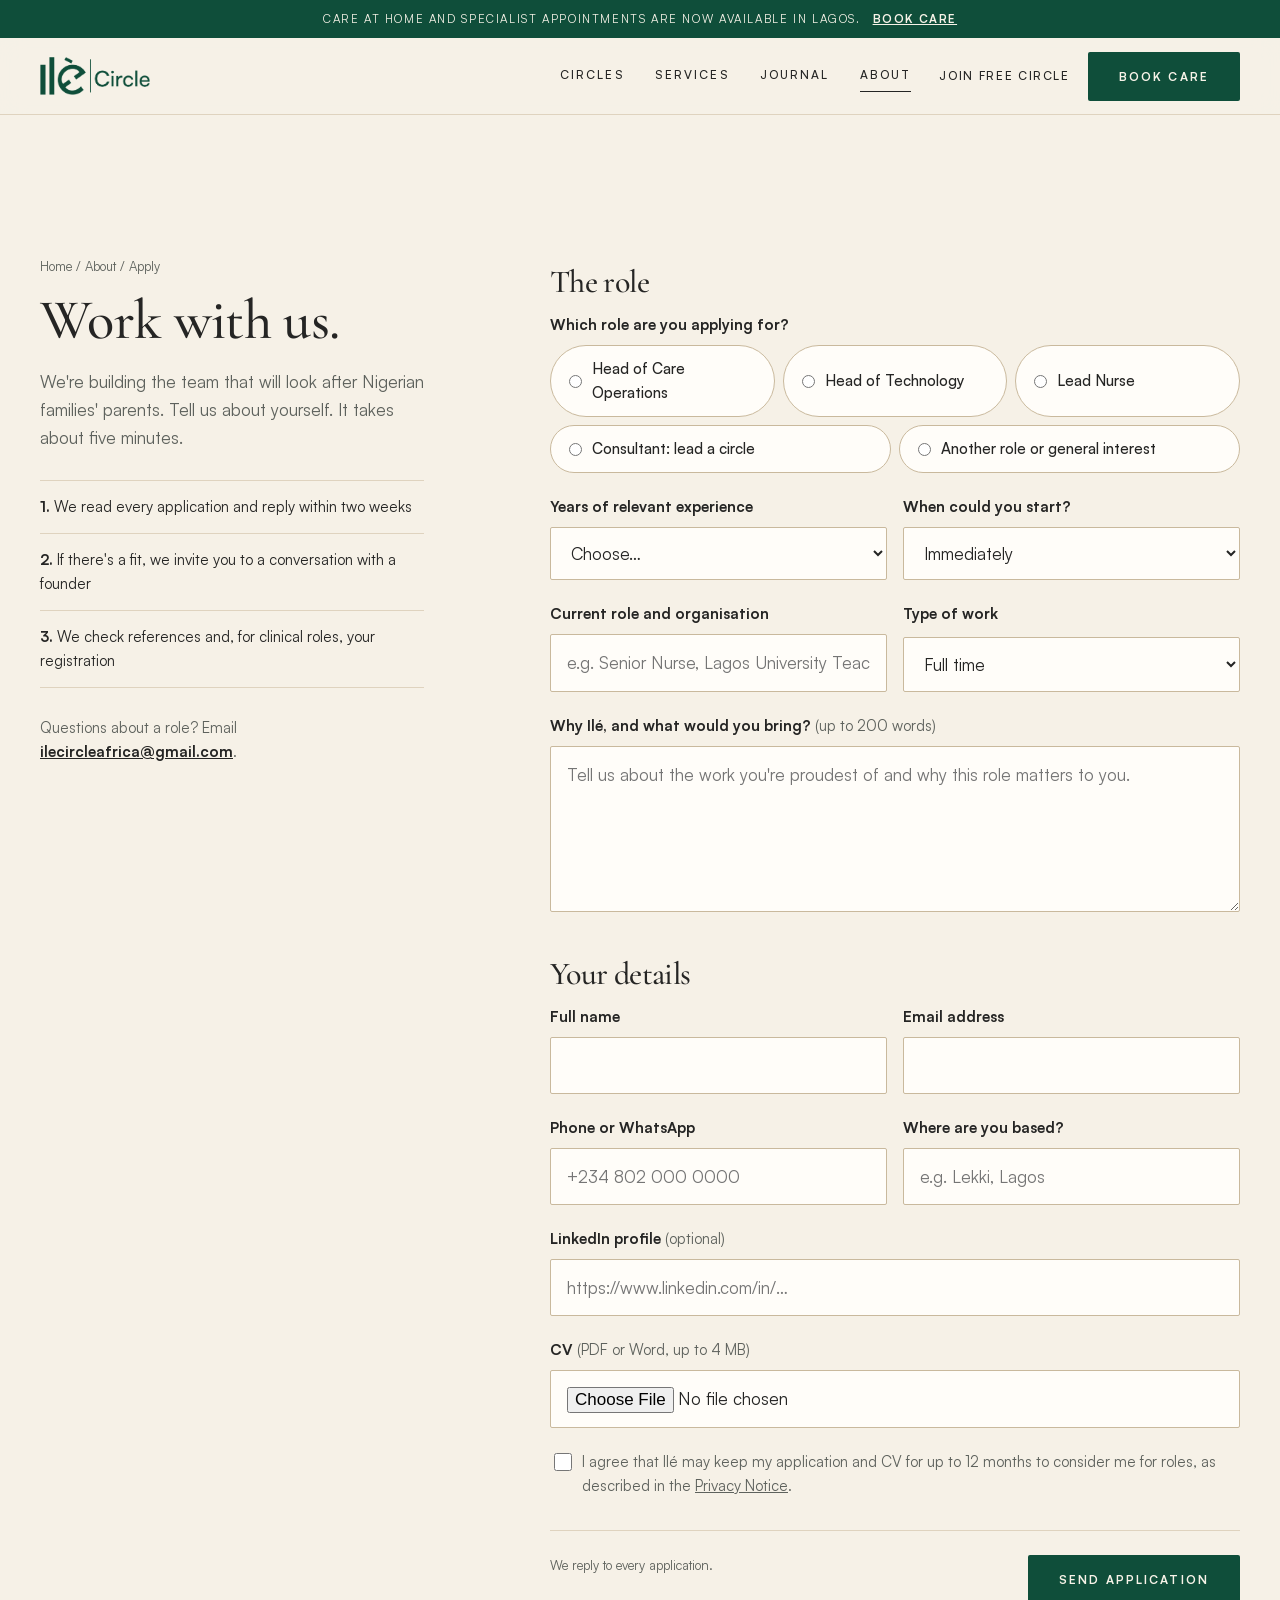
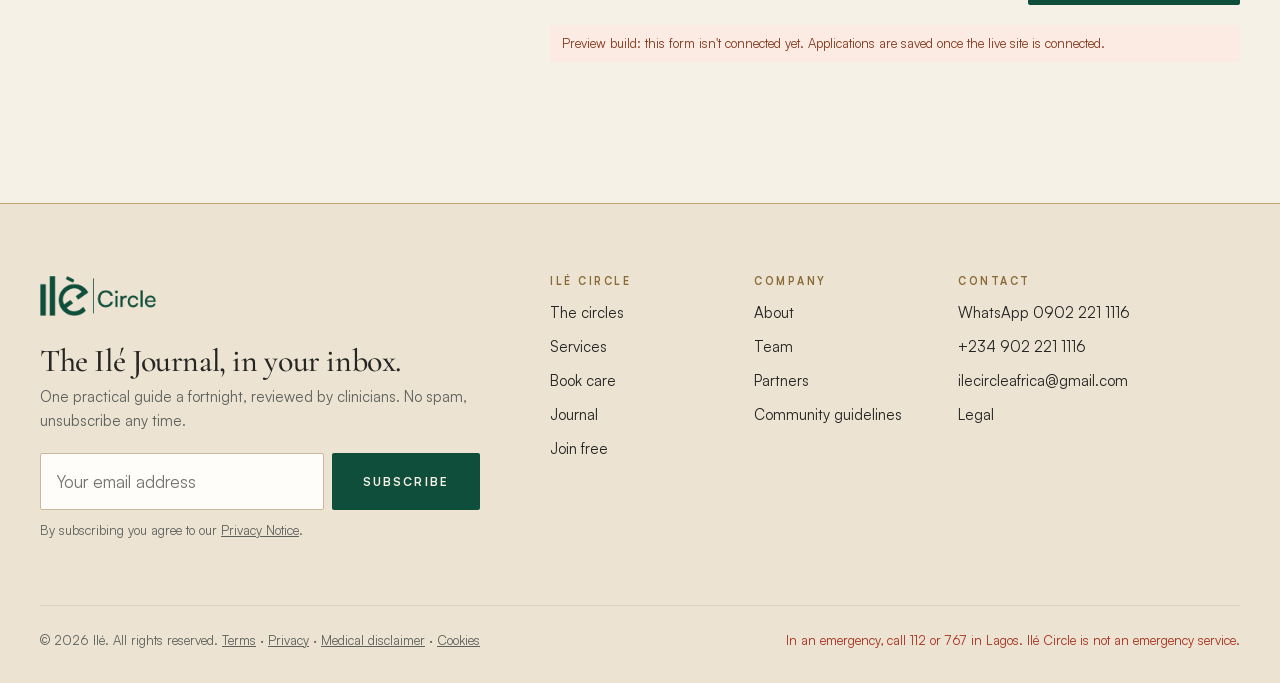
<file: apply.html>
<!doctype html>
<html lang="en-GB">
<head>
<meta charset="utf-8">
<meta name="viewport" content="width=device-width, initial-scale=1, viewport-fit=cover">
<title>Work with us · Ilé Circle</title>
<meta name="description" content="Apply for a management role at Ilé Circle, or to lead one of our condition circles as a consultant. We reply to every application.">
<meta property="og:title" content="Apply to join the Ilé team">
<meta property="og:description" content="Apply for a management role at Ilé Circle, or to lead one of our condition circles as a consultant. We reply to every application.">
<meta property="og:image" content="images/couple-purple.jpg">
<meta property="og:type" content="website">
<meta name="twitter:card" content="summary_large_image">
<meta name="theme-color" content="#0F4E3A">

<link rel="icon" type="image/png" href="images/mark-green.png">

<link rel="stylesheet" href="assets/site.css">
</head>
<body>
<a class="skip" href="#main">Skip to content</a>
<div class="announce"><div class="wrap"><span>Care at home and specialist appointments are now available in Lagos.</span> <a href="request.html">Book care</a></div></div>
<header class="site-header">
  <div class="wrap">
    <a class="brand" href="index.html" aria-label="Ilé Circle home"><img class="on-light" src="images/logo-circle-green.png" alt="Ilé Circle" width="1190" height="410"><img class="on-dark" src="images/logo-circle-cream.png" alt="Ilé Circle" width="1190" height="410"></a>
    <nav class="nav" aria-label="Main"><a href="circles.html">Circles</a><a href="index.html#services">Services</a><a href="journal.html">Journal</a><a href="about.html" aria-current="page">About</a></nav>
    <div class="header-cta"><a class="tel" href="join.html">Join free circle</a><a class="btn btn-primary" href="request.html">Book care</a></div>
    <button class="menu-btn" type="button" aria-expanded="false" aria-controls="drawer">Menu</button>
  </div>
  <div class="drawer" id="drawer"><div class="wrap"><nav aria-label="Mobile"><a href="circles.html">Circles</a><a href="index.html#services">Services</a><a href="journal.html">Journal</a><a href="about.html" aria-current="page">About</a><a href="join.html">Join the free circle</a><a href="https://wa.me/2349022211116" target="_blank" rel="noopener">WhatsApp 0902 221 1116</a><a class="btn btn-primary" href="request.html">Book care for a parent</a></nav></div></div>
</header>
<main id="main">
<section class="section">
  <div class="wrap join-grid">
    <aside class="join-aside">
      <p class="crumbs"><a href="index.html">Home</a> / <a href="about.html#careers">About</a> / Apply</p>
      <h1>Work with us.</h1>
      <p class="lede">We're building the team that will look after Nigerian families' parents. Tell us about yourself. It takes about five minutes.</p>
      <ul>
        <li><b>1.</b> We read every application and reply within two weeks</li>
        <li><b>2.</b> If there's a fit, we invite you to a conversation with a founder</li>
        <li><b>3.</b> We check references and, for clinical roles, your registration</li>
      </ul>
      <p class="contact">Questions about a role? Email <a href="mailto:ilecircleafrica@gmail.com?subject=Careers%20at%20Il%C3%A9">ilecircleafrica@gmail.com</a>.</p>
    </aside>

    <div class="join-main">
      <form id="apply-form" novalidate>
        <div class="sr" aria-hidden="true"><label for="hp-apply">Leave this empty</label><input id="hp-apply" name="company_website" tabindex="-1" autocomplete="off"></div>
        <fieldset class="step">
          <legend>The role</legend>
          <div class="field">
            <span class="label" id="lg-role">Which role are you applying for?</span>
            <div class="choices svc-choices" role="radiogroup" aria-labelledby="lg-role">
              <label><input type="radio" name="role" value="care-operations" required>Head of Care Operations</label>
              <label><input type="radio" name="role" value="technology">Head of Technology</label>
              <label><input type="radio" name="role" value="lead-nurse">Lead Nurse</label>
              <label><input type="radio" name="role" value="circle-lead">Consultant: lead a circle</label>
              <label><input type="radio" name="role" value="other">Another role or general interest</label>
            </div>
          </div>
          <div class="field" data-show="circle-lead" hidden><label for="a-circle">Which circle would you lead?</label>
            <select id="a-circle" name="circle"><option value="">Choose…</option><option>Diabetes</option><option>Stroke recovery</option><option>Heart and blood pressure</option><option>Back, joints and bones</option><option>Menopause</option></select></div>
          <div class="field" data-show="circle-lead lead-nurse" hidden><label for="a-reg">Professional registration <span class="opt">(e.g. MDCN or NMCN number)</span></label><input id="a-reg" name="registration" placeholder="e.g. MDCN 12345"></div>
          <div class="row2">
            <div class="field"><label for="a-years">Years of relevant experience</label>
              <select id="a-years" name="experience" required><option value="">Choose…</option><option>Less than 3</option><option>3 to 5</option><option>6 to 10</option><option>More than 10</option></select></div>
            <div class="field"><label for="a-avail">When could you start?</label>
              <select id="a-avail" name="availability"><option>Immediately</option><option>Within a month</option><option>In 1 to 3 months</option><option>Later than 3 months</option></select></div>
          </div>
          <div class="row2">
            <div class="field"><label for="a-current">Current role and organisation</label><input id="a-current" name="current_role" placeholder="e.g. Senior Nurse, Lagos University Teaching Hospital" required></div>
            <div class="field"><label for="a-type">Type of work</label>
              <select id="a-type" name="work_type"><option>Full time</option><option>Part time</option><option>Sessional or advisory</option><option>Open to discuss</option></select></div>
          </div>
          <div class="field"><label for="a-why">Why Ilé, and what would you bring? <span class="opt">(up to 200 words)</span></label>
            <textarea id="a-why" name="motivation" rows="5" maxlength="1600" required placeholder="Tell us about the work you're proudest of and why this role matters to you."></textarea></div>
        </fieldset>

        <fieldset class="step" style="margin-top:36px">
          <legend>Your details</legend>
          <div class="row2">
            <div class="field"><label for="a-name">Full name</label><input id="a-name" name="name" autocomplete="name" required></div>
            <div class="field"><label for="a-email">Email address</label><input id="a-email" name="email" type="email" autocomplete="email" required></div>
          </div>
          <div class="row2">
            <div class="field"><label for="a-phone">Phone or WhatsApp</label><input id="a-phone" name="phone" type="tel" autocomplete="tel" placeholder="+234 802 000 0000" required></div>
            <div class="field"><label for="a-loc">Where are you based?</label><input id="a-loc" name="location" placeholder="e.g. Lekki, Lagos" required></div>
          </div>
          <div class="field"><label for="a-li">LinkedIn profile <span class="opt">(optional)</span></label><input id="a-li" name="linkedin" type="url" placeholder="https://www.linkedin.com/in/…"></div>
          <div class="field"><label for="a-cv">CV <span class="opt">(PDF or Word, up to 4 MB)</span></label><input id="a-cv" name="cv" type="file" accept=".pdf,.doc,.docx,application/pdf,application/msword,application/vnd.openxmlformats-officedocument.wordprocessingml.document" required></div>
          <label class="consent" for="a-consent"><input type="checkbox" id="a-consent" name="consent" required><span>I agree that Ilé may keep my application and CV for up to 12 months to consider me for roles, as described in the <a href="legal.html#privacy">Privacy Notice</a>.</span></label>
        </fieldset>

        <p class="form-msg" id="apply-error" role="alert" hidden style="margin-top:20px"></p>
        <div class="form-nav"><span class="xs muted">We reply to every application.</span><button class="btn btn-primary" type="submit">Send application</button></div>
        <p class="preview-note" style="margin-top:20px">Preview build: this form isn't connected yet. Applications are saved once the live site is connected.</p>
      </form>

      <div class="done-panel" id="apply-done" hidden tabindex="-1">
        <p class="kicker">Application received</p>
        <h2>Thank you for applying.</h2>
        <p class="muted" id="apply-note">Preview: once the live site is connected, we'll confirm by email and reply within two weeks.</p>
        <dl id="apply-summary"></dl>
        <p style="margin-top:8px"><a class="link arrow" href="about.html">Back to About Ilé</a></p>
      </div>
    </div>
  </div>
</section>

</main>
<footer class="site-footer">
  <div class="wrap">
    <div class="foot-grid">
      <div class="foot-news">
        <img class="on-light" src="images/logo-circle-green.png" alt="Ilé Circle" width="1190" height="410"><img class="on-dark" src="images/logo-circle-cream.png" alt="Ilé Circle" width="1190" height="410">
        <h3>The Ilé Journal, in your inbox.</h3>
        <p>One practical guide a fortnight, reviewed by clinicians. No spam, unsubscribe any time.</p>
        <form class="news-form" novalidate><label class="sr" for="news-email">Email address</label><input id="news-email" type="email" placeholder="Your email address" autocomplete="email"><button class="btn btn-primary" type="submit">Subscribe</button></form>
        <p class="news-msg xs" role="status" style="margin-top:10px"></p>
        <p class="xs muted" style="margin-top:6px">By subscribing you agree to our <a href="legal.html#privacy">Privacy Notice</a>.</p>
      </div>
      <div class="foot-col"><h4>Ilé Circle</h4><ul><li><a href="circles.html">The circles</a></li><li><a href="index.html#services">Services</a></li><li><a href="request.html">Book care</a></li><li><a href="journal.html">Journal</a></li><li><a href="join.html">Join free</a></li></ul></div>
      <div class="foot-col"><h4>Company</h4><ul><li><a href="about.html">About</a></li><li><a href="about.html#team">Team</a></li><li><a href="about.html#partners">Partners</a></li><li><a href="about.html#guidelines">Community guidelines</a></li></ul></div>
      <div class="foot-col"><h4>Contact</h4><ul><li><a href="https://wa.me/2349022211116" target="_blank" rel="noopener">WhatsApp 0902 221 1116</a></li><li><a href="tel:+2349022211116">+234 902 221 1116</a></li><li><a href="mailto:ilecircleafrica@gmail.com">ilecircleafrica@gmail.com</a></li><li><a href="legal.html">Legal</a></li></ul></div>
    </div>
    <div class="foot-base">
      <span>© <span data-year>2026</span> Ilé. All rights reserved. <a href="legal.html#terms">Terms</a> · <a href="legal.html#privacy">Privacy</a> · <a href="legal.html#disclaimer">Medical disclaimer</a> · <a href="legal.html#cookies">Cookies</a></span>
      <span class="em">In an emergency, call 112 or 767 in Lagos. Ilé Circle is not an emergency service.</span>
    </div>
  </div>
</footer>
<div class="mbar"><a class="btn btn-primary" href="request.html">Book care</a><a class="btn btn-outline" href="https://wa.me/2349022211116" target="_blank" rel="noopener">WhatsApp</a></div>
<script src="assets/site.js" defer></script>
</body>
</html>
</file>
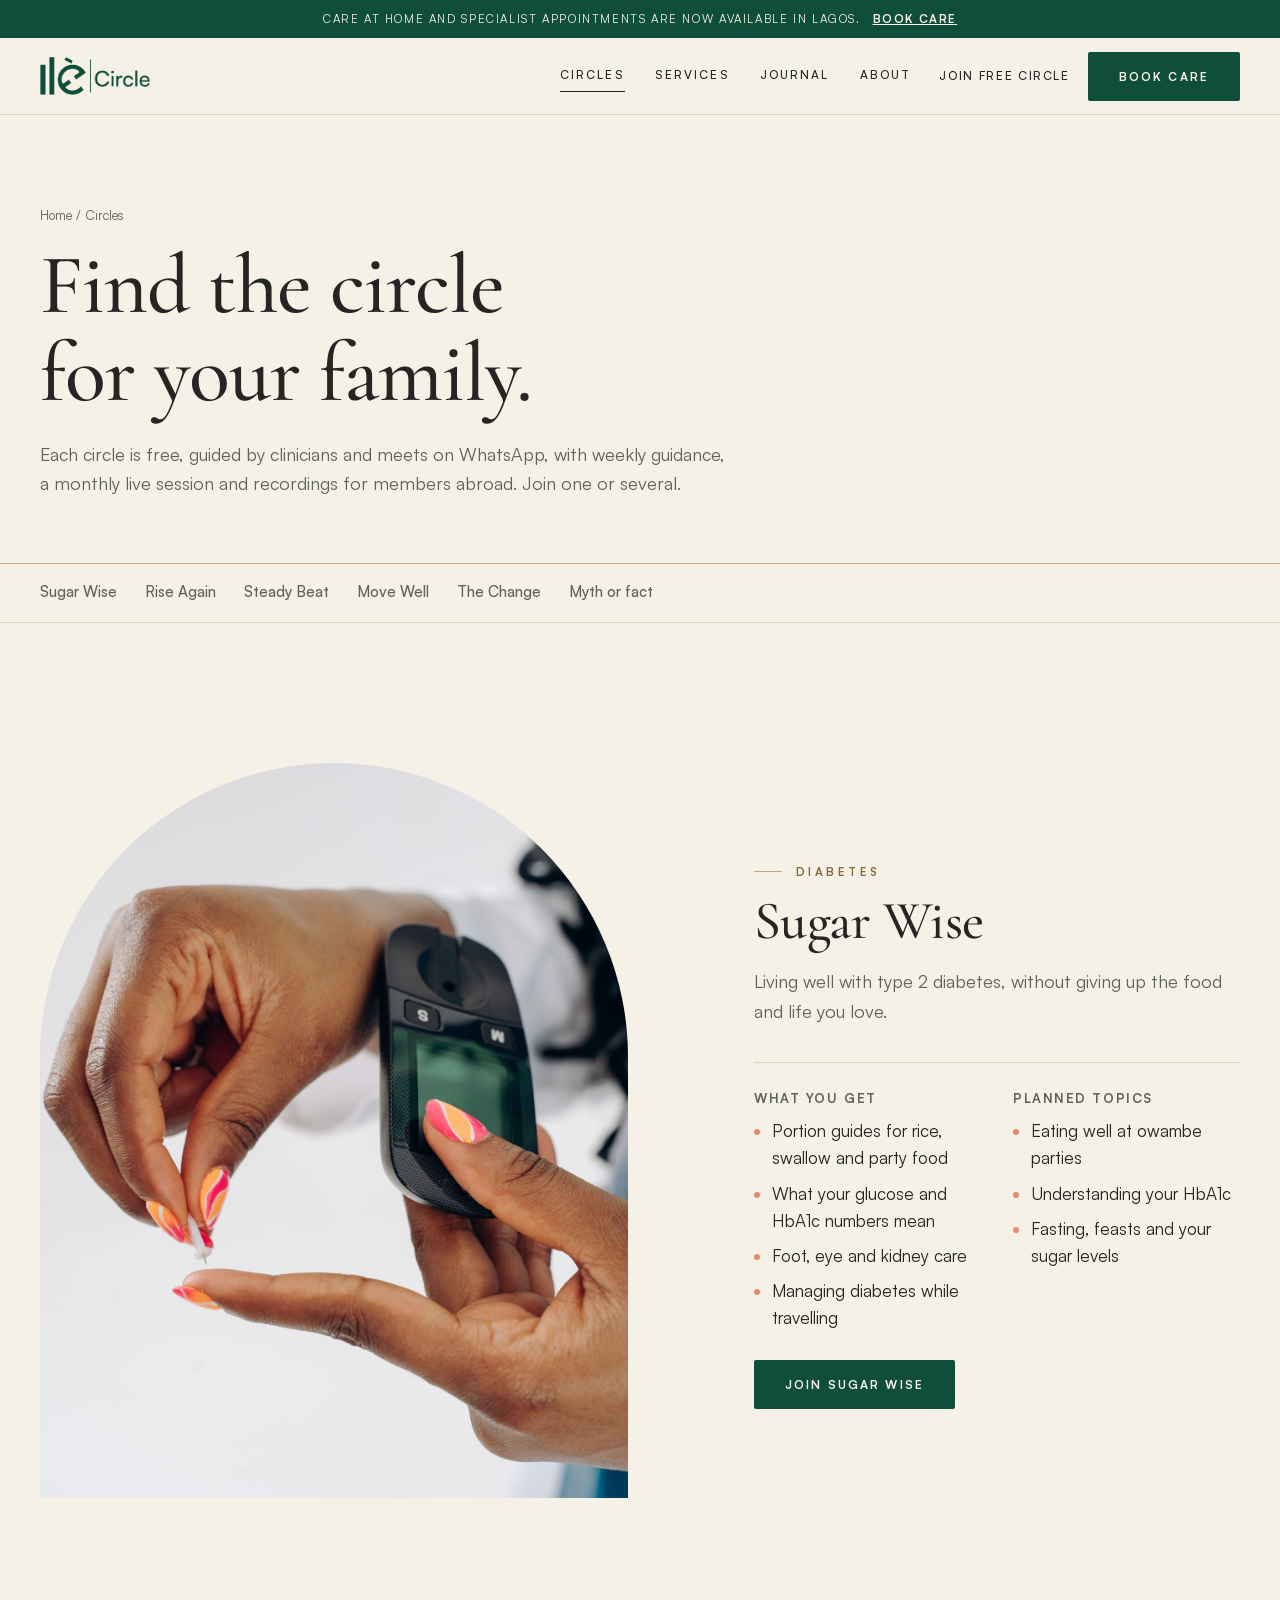
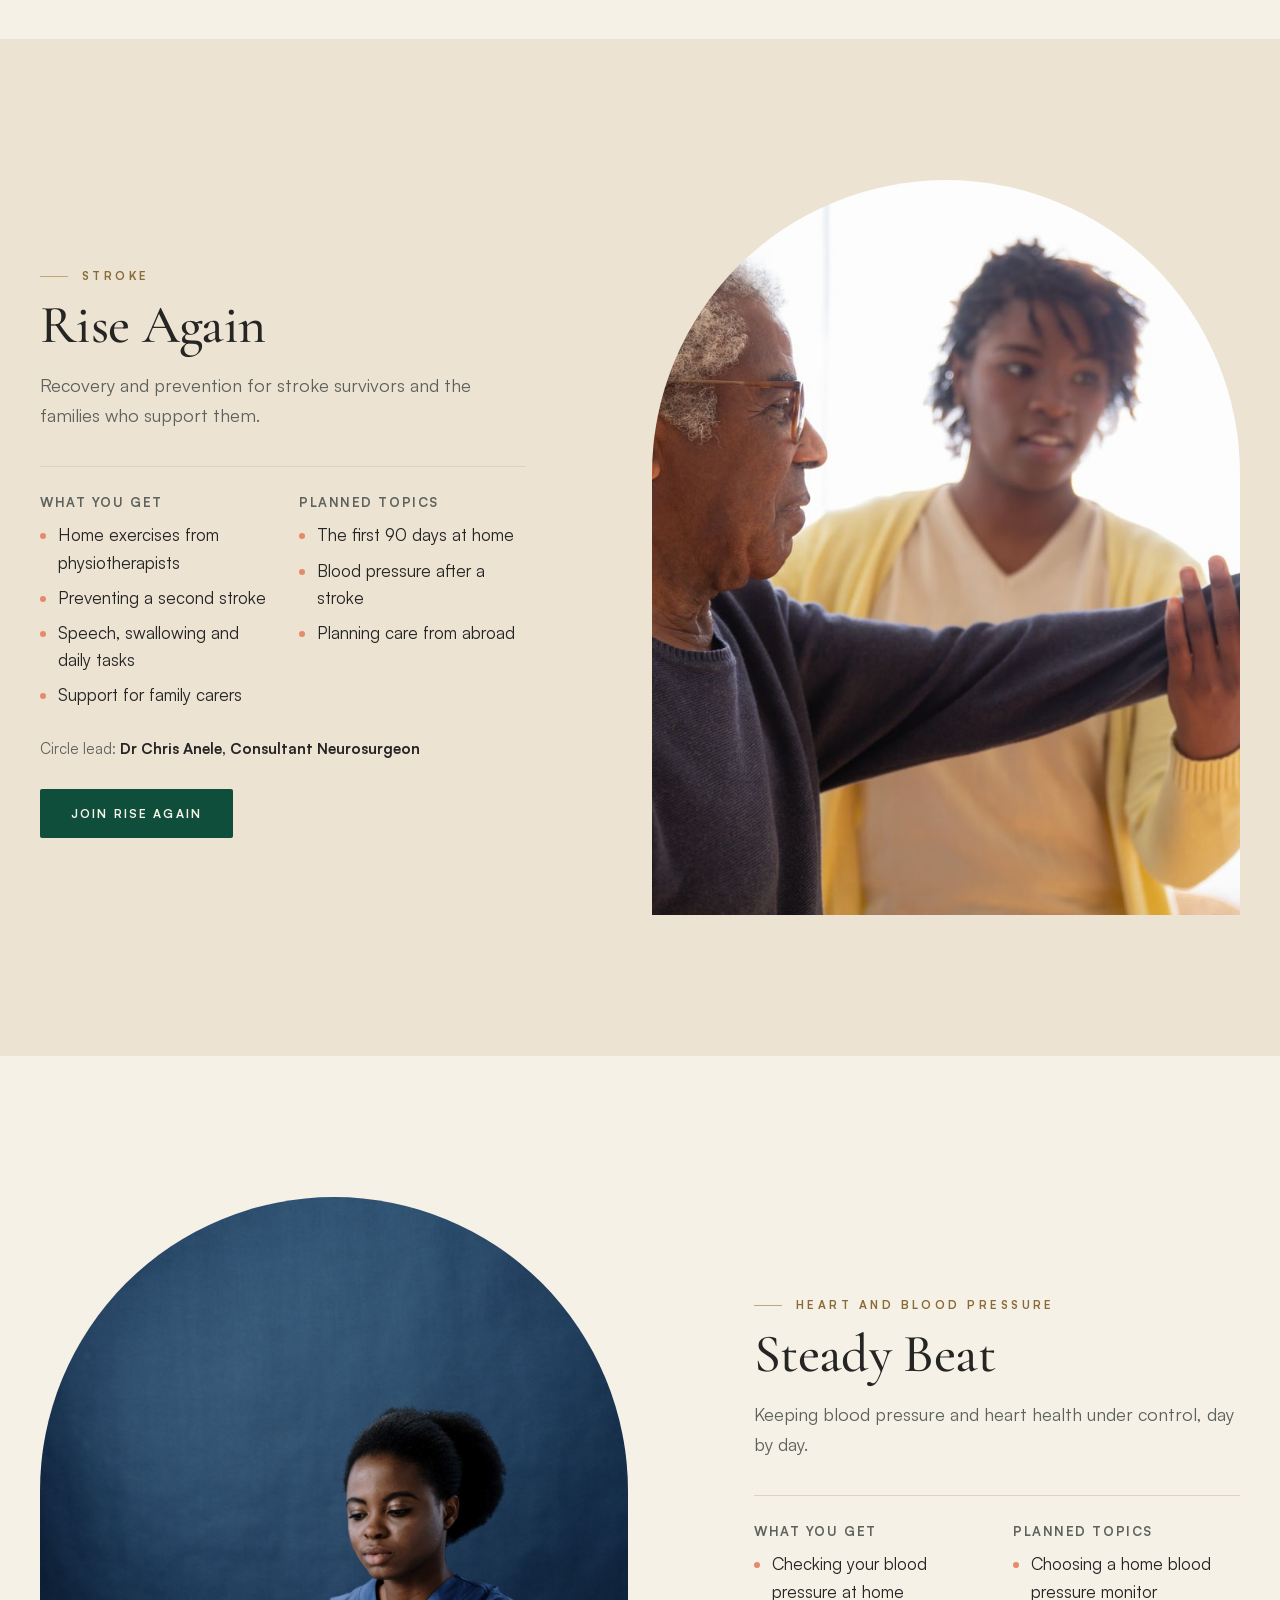
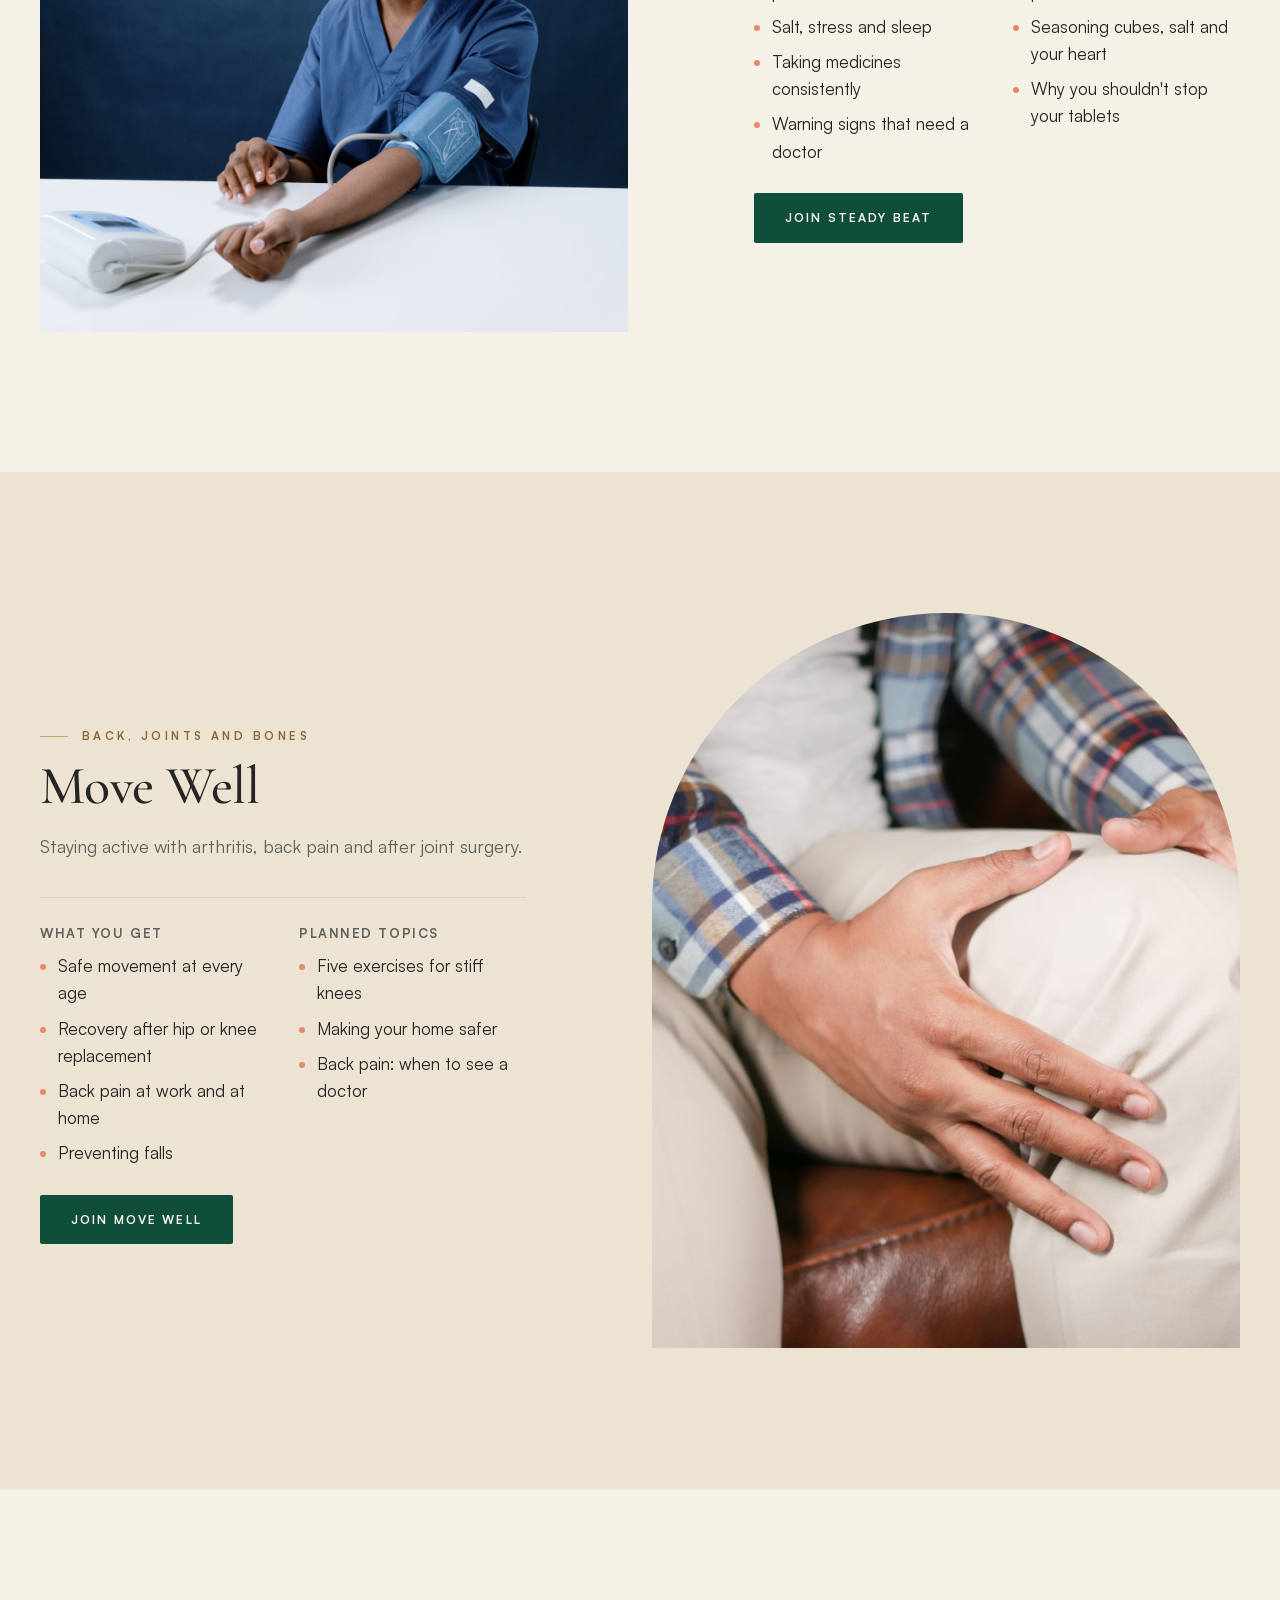
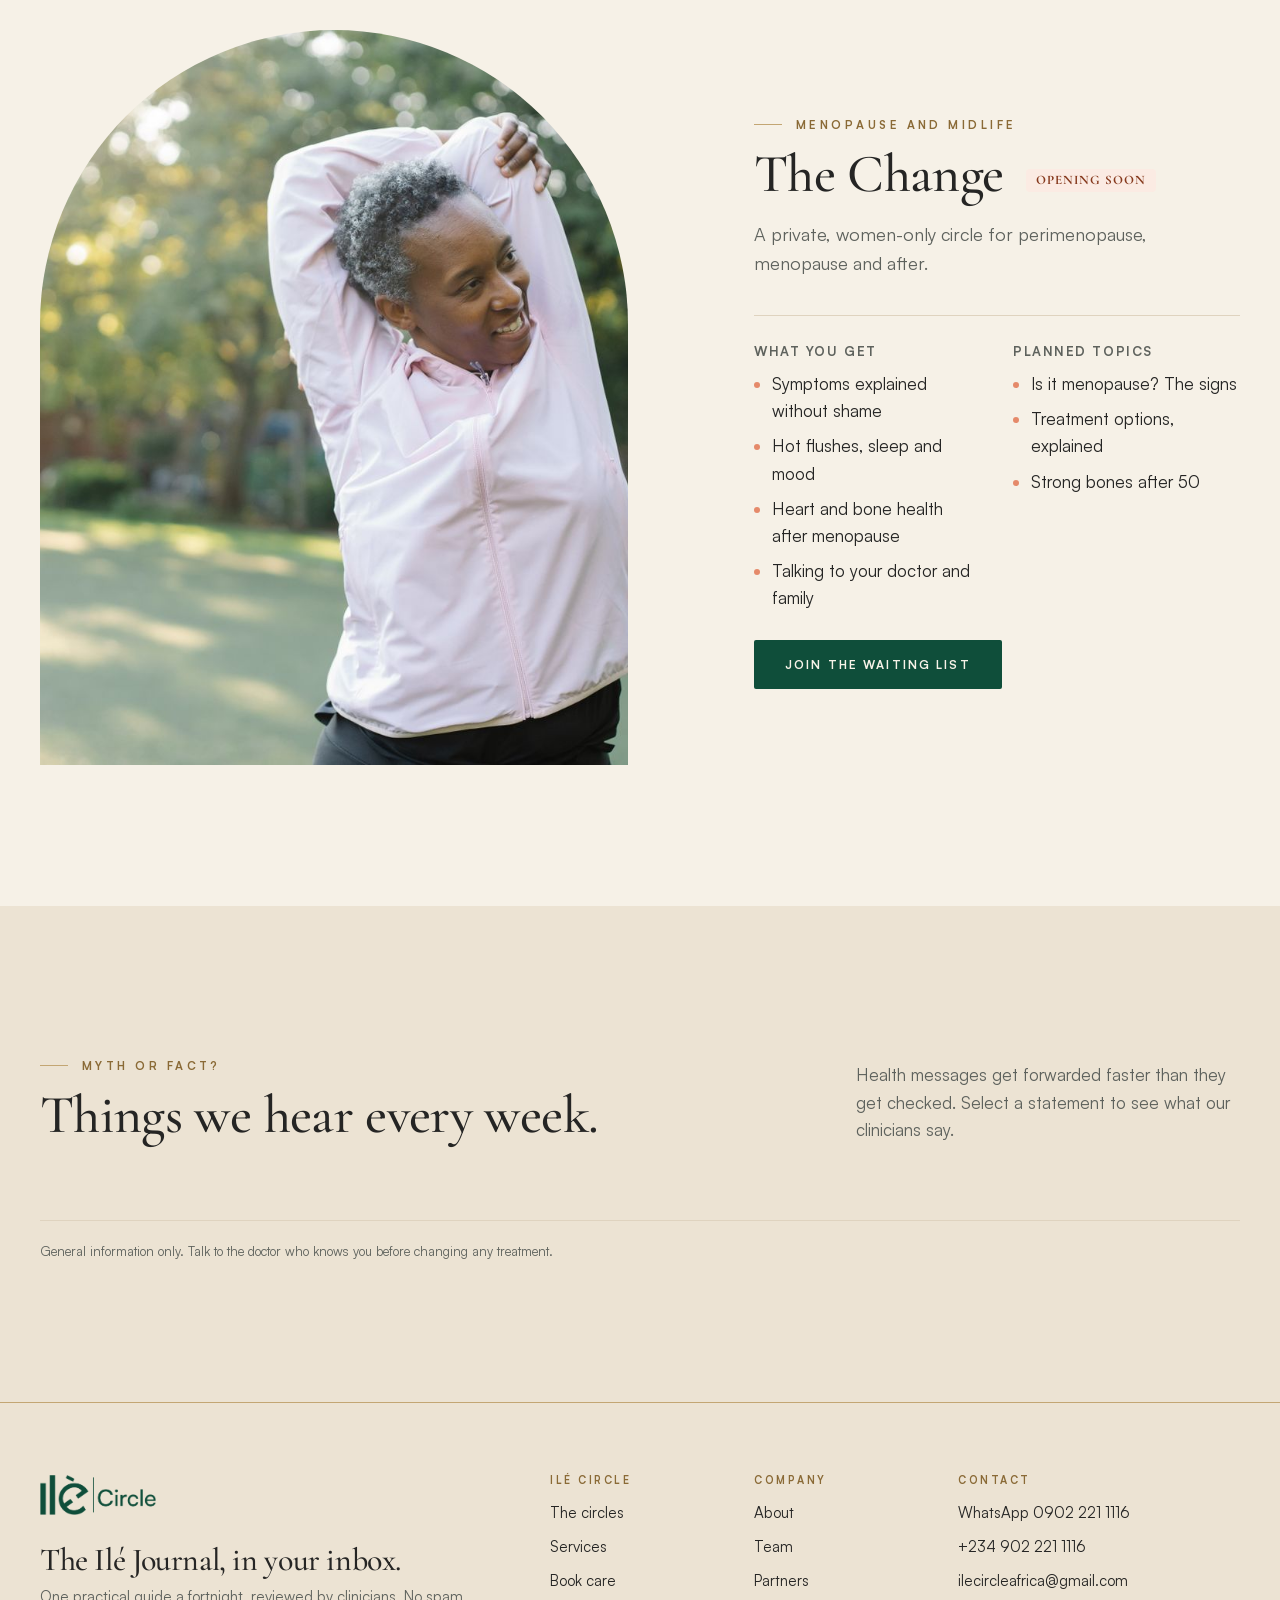
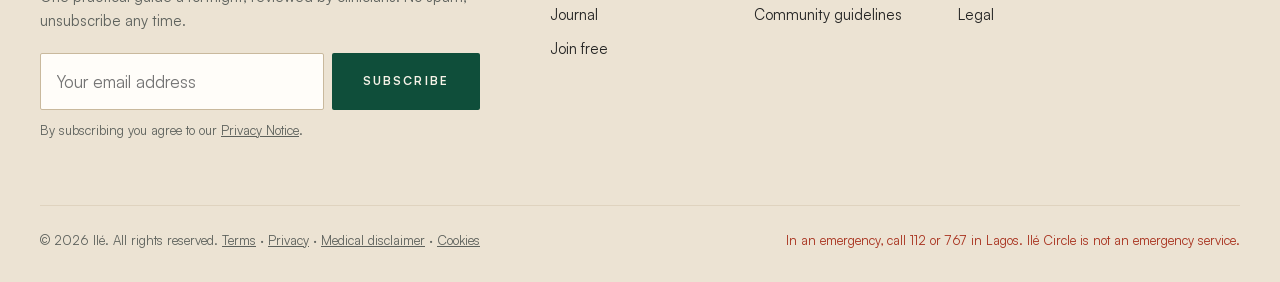
<file: circles.html>
<!doctype html>
<html lang="en-GB">
<head>
<meta charset="utf-8">
<meta name="viewport" content="width=device-width, initial-scale=1, viewport-fit=cover">
<title>Circles · Ilé Circle</title>
<meta name="description" content="Five clinician-led circles for diabetes, stroke, heart and blood pressure, bones and joints, and menopause.">
<meta property="og:title" content="The circles">
<meta property="og:description" content="Five clinician-led circles for diabetes, stroke, heart and blood pressure, bones and joints, and menopause.">
<meta property="og:image" content="images/man-suit.jpg">
<meta property="og:type" content="website">
<meta name="twitter:card" content="summary_large_image">
<meta name="theme-color" content="#0F4E3A">

<link rel="icon" type="image/png" href="images/mark-green.png">

<link rel="stylesheet" href="assets/site.css">
</head>
<body>
<a class="skip" href="#main">Skip to content</a>
<div class="announce"><div class="wrap"><span>Care at home and specialist appointments are now available in Lagos.</span> <a href="request.html">Book care</a></div></div>
<header class="site-header">
  <div class="wrap">
    <a class="brand" href="index.html" aria-label="Ilé Circle home"><img class="on-light" src="images/logo-circle-green.png" alt="Ilé Circle" width="1190" height="410"><img class="on-dark" src="images/logo-circle-cream.png" alt="Ilé Circle" width="1190" height="410"></a>
    <nav class="nav" aria-label="Main"><a href="circles.html" aria-current="page">Circles</a><a href="index.html#services">Services</a><a href="journal.html">Journal</a><a href="about.html">About</a></nav>
    <div class="header-cta"><a class="tel" href="join.html">Join free circle</a><a class="btn btn-primary" href="request.html">Book care</a></div>
    <button class="menu-btn" type="button" aria-expanded="false" aria-controls="drawer">Menu</button>
  </div>
  <div class="drawer" id="drawer"><div class="wrap"><nav aria-label="Mobile"><a href="circles.html" aria-current="page">Circles</a><a href="index.html#services">Services</a><a href="journal.html">Journal</a><a href="about.html">About</a><a href="join.html">Join the free circle</a><a href="https://wa.me/2349022211116" target="_blank" rel="noopener">WhatsApp 0902 221 1116</a><a class="btn btn-primary" href="request.html">Book care for a parent</a></nav></div></div>
</header>
<main id="main">
<header class="page-head">
  <div class="wrap">
    <p class="crumbs"><a href="index.html">Home</a> / Circles</p>
    <h1>Find the circle for your family.</h1>
    <p class="lede">Each circle is free, guided by clinicians and meets on WhatsApp, with weekly guidance, a monthly live session and recordings for members abroad. Join one or several.</p>
  </div>
</header>

<nav class="subnav" aria-label="Circles">
  <div class="wrap">
    <a href="#sugar-wise">Sugar Wise</a><a href="#rise-again">Rise Again</a><a href="#steady-beat">Steady Beat</a><a href="#move-well">Move Well</a><a href="#the-change">The Change</a><a href="#myths">Myth or fact</a>
  </div>
</nav>

<section class="section circle" id="sugar-wise">
  <div class="wrap split">
    <div class="a"><div class="media"><img src="images/condition-diabetes.jpg" alt="Hands using a glucose meter to check blood sugar" loading="lazy"></div></div>
    <div class="b">
      <p class="kicker">Diabetes</p>
      <h2>Sugar Wise</h2>
      <p class="lede">Living well with type 2 diabetes, without giving up the food and life you love.</p>
      <div class="cols">
        <div><h4>What you get</h4><ul><li>Portion guides for rice, swallow and party food</li><li>What your glucose and HbA1c numbers mean</li><li>Foot, eye and kidney care</li><li>Managing diabetes while travelling</li></ul></div>
        <div><h4>Planned topics</h4><ul><li>Eating well at owambe parties</li><li>Understanding your HbA1c</li><li>Fasting, feasts and your sugar levels</li></ul></div>
      </div>
      <p style="margin-top:28px"><a class="btn btn-primary" href="join.html?circle=Sugar%20Wise">Join Sugar Wise</a></p>
    </div>
  </div>
</section>

<section class="section circle alt" id="rise-again">
  <div class="wrap split rev">
    <div class="a"><div class="media"><img src="images/condition-stroke.jpg" alt="A carer guiding an older man through arm exercises" loading="lazy"></div></div>
    <div class="b">
      <p class="kicker">Stroke</p>
      <h2>Rise Again</h2>
      <p class="lede">Recovery and prevention for stroke survivors and the families who support them.</p>
      <div class="cols">
        <div><h4>What you get</h4><ul><li>Home exercises from physiotherapists</li><li>Preventing a second stroke</li><li>Speech, swallowing and daily tasks</li><li>Support for family carers</li></ul></div>
        <div><h4>Planned topics</h4><ul><li>The first 90 days at home</li><li>Blood pressure after a stroke</li><li>Planning care from abroad</li></ul></div>
      </div>
      <p class="leadline">Circle lead: <b>Dr Chris Anele, Consultant Neurosurgeon</b></p>
      <p style="margin-top:28px"><a class="btn btn-primary" href="join.html?circle=Rise%20Again">Join Rise Again</a></p>
    </div>
  </div>
</section>

<section class="section circle" id="steady-beat">
  <div class="wrap split">
    <div class="a"><div class="media"><img src="images/condition-heart.jpg" alt="A woman checking her blood pressure with an arm cuff" loading="lazy"></div></div>
    <div class="b">
      <p class="kicker">Heart and blood pressure</p>
      <h2>Steady Beat</h2>
      <p class="lede">Keeping blood pressure and heart health under control, day by day.</p>
      <div class="cols">
        <div><h4>What you get</h4><ul><li>Checking your blood pressure at home</li><li>Salt, stress and sleep</li><li>Taking medicines consistently</li><li>Warning signs that need a doctor</li></ul></div>
        <div><h4>Planned topics</h4><ul><li>Choosing a home blood pressure monitor</li><li>Seasoning cubes, salt and your heart</li><li>Why you shouldn't stop your tablets</li></ul></div>
      </div>
      <p style="margin-top:28px"><a class="btn btn-primary" href="join.html?circle=Steady%20Beat">Join Steady Beat</a></p>
    </div>
  </div>
</section>

<section class="section circle alt" id="move-well">
  <div class="wrap split rev">
    <div class="a"><div class="media"><img src="images/condition-joints.jpg" alt="Hands resting on a painful knee" loading="lazy"></div></div>
    <div class="b">
      <p class="kicker">Back, joints and bones</p>
      <h2>Move Well</h2>
      <p class="lede">Staying active with arthritis, back pain and after joint surgery.</p>
      <div class="cols">
        <div><h4>What you get</h4><ul><li>Safe movement at every age</li><li>Recovery after hip or knee replacement</li><li>Back pain at work and at home</li><li>Preventing falls</li></ul></div>
        <div><h4>Planned topics</h4><ul><li>Five exercises for stiff knees</li><li>Making your home safer</li><li>Back pain: when to see a doctor</li></ul></div>
      </div>
      <p style="margin-top:28px"><a class="btn btn-primary" href="join.html?circle=Move%20Well">Join Move Well</a></p>
    </div>
  </div>
</section>

<section class="section circle" id="the-change">
  <div class="wrap split">
    <div class="a"><div class="media"><img src="images/condition-menopause.jpg" alt="A smiling midlife woman stretching outdoors" loading="lazy"></div></div>
    <div class="b">
      <p class="kicker">Menopause and midlife</p>
      <h2>The Change <span class="badge">Opening soon</span></h2>
      <p class="lede">A private, women-only circle for perimenopause, menopause and after.</p>
      <div class="cols">
        <div><h4>What you get</h4><ul><li>Symptoms explained without shame</li><li>Hot flushes, sleep and mood</li><li>Heart and bone health after menopause</li><li>Talking to your doctor and family</li></ul></div>
        <div><h4>Planned topics</h4><ul><li>Is it menopause? The signs</li><li>Treatment options, explained</li><li>Strong bones after 50</li></ul></div>
      </div>
      <p style="margin-top:28px"><a class="btn btn-primary" href="join.html?circle=The%20Change">Join the waiting list</a></p>
    </div>
  </div>
</section>

<section class="section alt circle" id="myths">
  <div class="wrap">
    <div class="head">
      <div><p class="kicker">Myth or fact?</p><h2>Things we hear every week.</h2></div>
      <div><p class="muted">Health messages get forwarded faster than they get checked. Select a statement to see what our clinicians say.</p></div>
    </div>
    <div class="myths" id="myth-list"></div>
    <p class="xs muted" style="margin-top:20px">General information only. Talk to the doctor who knows you before changing any treatment.</p>
  </div>
</section>

</main>
<footer class="site-footer">
  <div class="wrap">
    <div class="foot-grid">
      <div class="foot-news">
        <img class="on-light" src="images/logo-circle-green.png" alt="Ilé Circle" width="1190" height="410"><img class="on-dark" src="images/logo-circle-cream.png" alt="Ilé Circle" width="1190" height="410">
        <h3>The Ilé Journal, in your inbox.</h3>
        <p>One practical guide a fortnight, reviewed by clinicians. No spam, unsubscribe any time.</p>
        <form class="news-form" novalidate><label class="sr" for="news-email">Email address</label><input id="news-email" type="email" placeholder="Your email address" autocomplete="email"><button class="btn btn-primary" type="submit">Subscribe</button></form>
        <p class="news-msg xs" role="status" style="margin-top:10px"></p>
        <p class="xs muted" style="margin-top:6px">By subscribing you agree to our <a href="legal.html#privacy">Privacy Notice</a>.</p>
      </div>
      <div class="foot-col"><h4>Ilé Circle</h4><ul><li><a href="circles.html">The circles</a></li><li><a href="index.html#services">Services</a></li><li><a href="request.html">Book care</a></li><li><a href="journal.html">Journal</a></li><li><a href="join.html">Join free</a></li></ul></div>
      <div class="foot-col"><h4>Company</h4><ul><li><a href="about.html">About</a></li><li><a href="about.html#team">Team</a></li><li><a href="about.html#partners">Partners</a></li><li><a href="about.html#guidelines">Community guidelines</a></li></ul></div>
      <div class="foot-col"><h4>Contact</h4><ul><li><a href="https://wa.me/2349022211116" target="_blank" rel="noopener">WhatsApp 0902 221 1116</a></li><li><a href="tel:+2349022211116">+234 902 221 1116</a></li><li><a href="mailto:ilecircleafrica@gmail.com">ilecircleafrica@gmail.com</a></li><li><a href="legal.html">Legal</a></li></ul></div>
    </div>
    <div class="foot-base">
      <span>© <span data-year>2026</span> Ilé. All rights reserved. <a href="legal.html#terms">Terms</a> · <a href="legal.html#privacy">Privacy</a> · <a href="legal.html#disclaimer">Medical disclaimer</a> · <a href="legal.html#cookies">Cookies</a></span>
      <span class="em">In an emergency, call 112 or 767 in Lagos. Ilé Circle is not an emergency service.</span>
    </div>
  </div>
</footer>
<div class="mbar"><a class="btn btn-primary" href="request.html">Book care</a><a class="btn btn-outline" href="https://wa.me/2349022211116" target="_blank" rel="noopener">WhatsApp</a></div>
<script src="assets/site.js" defer></script>
</body>
</html>
</file>
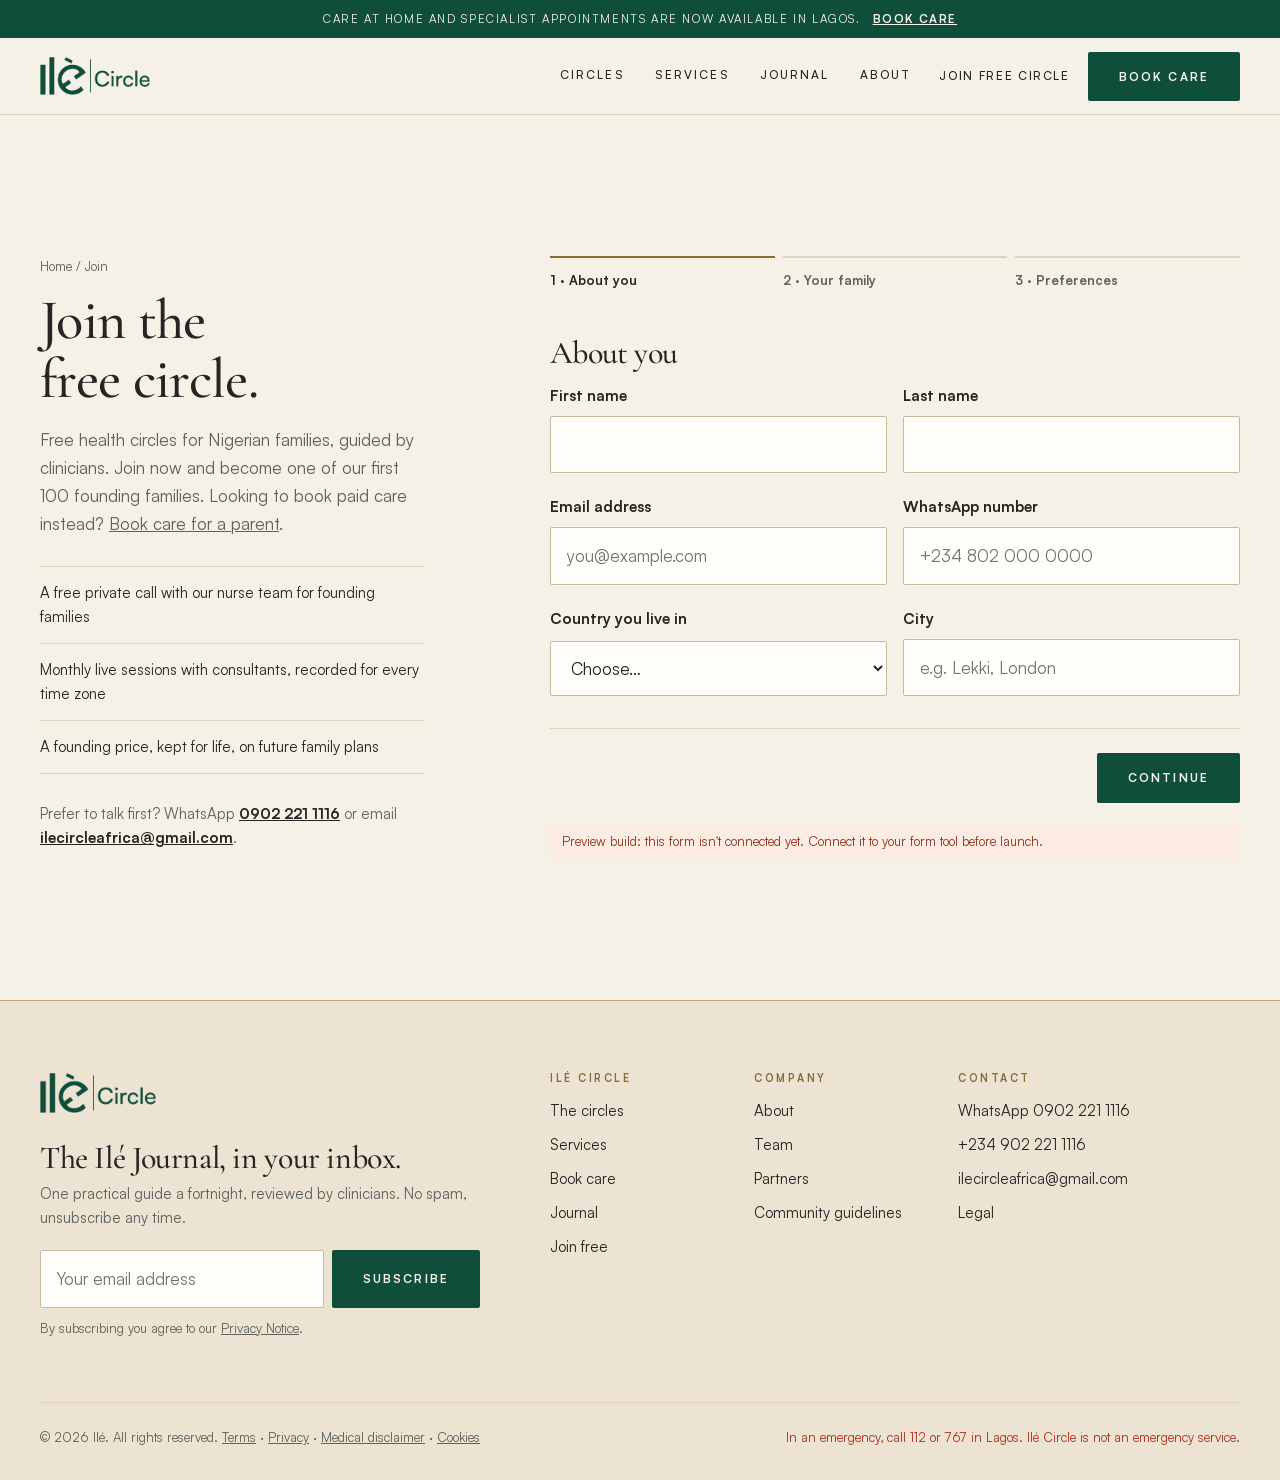
<file: join.html>
<!doctype html>
<html lang="en-GB">
<head>
<meta charset="utf-8">
<meta name="viewport" content="width=device-width, initial-scale=1, viewport-fit=cover">
<title>Join · Ilé Circle</title>
<meta name="description" content="Become one of the first 100 founding families of Ilé Circle. Free to join.">
<meta property="og:title" content="Join Ilé Circle">
<meta property="og:description" content="Become one of the first 100 founding families of Ilé Circle. Free to join.">
<meta property="og:image" content="images/family-generations.jpg">
<meta property="og:type" content="website">
<meta name="twitter:card" content="summary_large_image">
<meta name="theme-color" content="#0F4E3A">

<link rel="icon" type="image/png" href="images/mark-green.png">

<link rel="stylesheet" href="assets/site.css">
</head>
<body>
<a class="skip" href="#main">Skip to content</a>
<div class="announce"><div class="wrap"><span>Care at home and specialist appointments are now available in Lagos.</span> <a href="request.html">Book care</a></div></div>
<header class="site-header">
  <div class="wrap">
    <a class="brand" href="index.html" aria-label="Ilé Circle home"><img class="on-light" src="images/logo-circle-green.png" alt="Ilé Circle" width="1190" height="410"><img class="on-dark" src="images/logo-circle-cream.png" alt="Ilé Circle" width="1190" height="410"></a>
    <nav class="nav" aria-label="Main"><a href="circles.html">Circles</a><a href="index.html#services">Services</a><a href="journal.html">Journal</a><a href="about.html">About</a></nav>
    <div class="header-cta"><a class="tel" href="join.html">Join free circle</a><a class="btn btn-primary" href="request.html">Book care</a></div>
    <button class="menu-btn" type="button" aria-expanded="false" aria-controls="drawer">Menu</button>
  </div>
  <div class="drawer" id="drawer"><div class="wrap"><nav aria-label="Mobile"><a href="circles.html">Circles</a><a href="index.html#services">Services</a><a href="journal.html">Journal</a><a href="about.html">About</a><a href="join.html">Join the free circle</a><a href="https://wa.me/2349022211116" target="_blank" rel="noopener">WhatsApp 0902 221 1116</a><a class="btn btn-primary" href="request.html">Book care for a parent</a></nav></div></div>
</header>
<main id="main">
<section class="section">
  <div class="wrap join-grid">
    <aside class="join-aside">
      <p class="crumbs"><a href="index.html">Home</a> / Join</p>
      <h1>Join the free circle.</h1>
      <p class="lede">Free health circles for Nigerian families, guided by clinicians. Join now and become one of our first 100 founding families. Looking to book paid care instead? <a href="request.html">Book care for a parent</a>.</p>
      <ul>
        <li>A free private call with our nurse team for founding families</li>
        <li>Monthly live sessions with consultants, recorded for every time zone</li>
        <li>A founding price, kept for life, on future family plans</li>
      </ul>
      <p class="contact">Prefer to talk first? WhatsApp <a href="https://wa.me/2349022211116" target="_blank" rel="noopener">0902 221 1116</a> or email <a href="mailto:ilecircleafrica@gmail.com">ilecircleafrica@gmail.com</a>.</p>
    </aside>

    <div class="join-main">
      <form id="join-form" novalidate>
        <div class="sr" aria-hidden="true"><label for="hp-join">Leave this empty</label><input id="hp-join" name="company_website" tabindex="-1" autocomplete="off"></div>
        <div class="stepper" aria-hidden="true"><span class="on">1 · About you</span><span>2 · Your family</span><span>3 · Preferences</span></div>

        <fieldset class="step" data-step="1">
          <legend>About you</legend>
          <div class="row2">
            <div class="field"><label for="f-first">First name</label><input id="f-first" name="first_name" autocomplete="given-name" required></div>
            <div class="field"><label for="f-last">Last name</label><input id="f-last" name="last_name" autocomplete="family-name" required></div>
          </div>
          <div class="row2">
            <div class="field"><label for="f-email">Email address</label><input id="f-email" name="email" type="email" autocomplete="email" placeholder="you@example.com" required></div>
            <div class="field"><label for="f-phone">WhatsApp number</label><input id="f-phone" name="whatsapp" type="tel" autocomplete="tel" placeholder="+234 802 000 0000" required></div>
          </div>
          <div class="row2">
            <div class="field"><label for="f-country">Country you live in</label>
              <select id="f-country" name="country" required><option value="">Choose…</option><option>Nigeria</option><option>United Kingdom</option><option>United States</option><option>Canada</option><option>Ireland</option><option>Germany</option><option>United Arab Emirates</option><option>South Africa</option><option>Ghana</option><option>Another country</option></select></div>
            <div class="field"><label for="f-city">City</label><input id="f-city" name="city" autocomplete="address-level2" placeholder="e.g. Lekki, London" required></div>
          </div>
</fieldset>

        <fieldset class="step" data-step="2" hidden>
          <legend>Your family</legend>
          <div class="field"><label for="f-role">I am joining as</label>
            <select id="f-role" name="role" required><option value="">Choose…</option><option value="self">Someone managing my own condition</option><option value="carer-ng">Looking after a family member in Nigeria</option><option value="carer-abroad">Looking after a family member from abroad</option><option value="professional">A health or care professional</option><option value="organisation">An organisation or partner</option></select></div>

          <div class="field" data-for="carer-ng carer-abroad" hidden>
            <div class="row2">
              <div class="field"><label for="f-rel">Who do you look after?</label>
                <select id="f-rel" name="relationship" data-req><option value="">Choose…</option><option>My mother</option><option>My father</option><option>Both parents</option><option>My spouse</option><option>A grandparent</option><option>Another relative</option></select></div>
              <div class="field"><label for="f-lovedcity">Where do they live?</label><input id="f-lovedcity" name="loved_one_location" placeholder="e.g. Ikoyi, Lagos" data-req></div>
            </div>
            <div class="field" style="margin-top:16px"><label for="f-lovedage">Their age range <span class="opt">(optional)</span></label>
              <select id="f-lovedage" name="loved_one_age"><option value="">Prefer not to say</option><option>Under 50</option><option>50–59</option><option>60–69</option><option>70–79</option><option>80+</option></select></div>
          </div>

          <div class="field" data-for="professional" hidden>
            <div class="row2">
              <div class="field"><label for="f-prof">Profession</label>
                <select id="f-prof" name="profession" data-req><option value="">Choose…</option><option>Doctor</option><option>Nurse</option><option>Physiotherapist</option><option>Pharmacist</option><option>Dietitian</option><option>Caregiver</option><option>Other</option></select></div>
              <div class="field"><label for="f-licence">Licence or registration number</label><input id="f-licence" name="licence_number" placeholder="MDCN, NMCN or other" data-req></div>
            </div>
            <div class="field" style="margin-top:16px"><label for="f-spec">Specialty <span class="opt">(optional)</span></label><input id="f-spec" name="specialty" placeholder="e.g. Cardiology, Geriatric care"></div>
          </div>

          <div class="field" data-for="organisation" hidden>
            <div class="row2">
              <div class="field"><label for="f-org">Organisation name</label><input id="f-org" name="organisation" autocomplete="organization" data-req></div>
              <div class="field"><label for="f-orgtype">Type</label>
                <select id="f-orgtype" name="organisation_type" data-req><option value="">Choose…</option><option>Hospital or clinic</option><option>HMO or insurer</option><option>Employer</option><option>Faith or community group</option><option>Diaspora association</option><option>University or research</option><option>Charity or NGO</option><option>Other</option></select></div>
            </div>
            <div class="field" style="margin-top:16px"><label for="f-jobtitle">Your job title <span class="opt">(optional)</span></label><input id="f-jobtitle" name="job_title"></div>
          </div>

          <div class="field">
            <span class="label" id="lg-circles">Which circles interest you?</span>
            <div class="choices" role="group" aria-labelledby="lg-circles">
              <label><input type="checkbox" name="circles" value="Sugar Wise">Sugar Wise<span class="tip" tabindex="0" role="button" aria-label="What is Sugar Wise? Diabetes. Food, glucose readings, medicines and everyday life with type 2 diabetes." data-tip="Diabetes. Food, glucose readings, medicines and everyday life with type 2 diabetes.">i</span></label>
              <label><input type="checkbox" name="circles" value="Rise Again">Rise Again<span class="tip" tabindex="0" role="button" aria-label="What is Rise Again? Stroke. Recovery, home exercises and preventing another stroke, for survivors and their carers." data-tip="Stroke. Recovery, home exercises and preventing another stroke, for survivors and their carers.">i</span></label>
              <label><input type="checkbox" name="circles" value="Steady Beat">Steady Beat<span class="tip" tabindex="0" role="button" aria-label="What is Steady Beat? Heart and blood pressure. Home checks, salt, stress and taking medicines consistently." data-tip="Heart and blood pressure. Home checks, salt, stress and taking medicines consistently.">i</span></label>
              <label><input type="checkbox" name="circles" value="Move Well">Move Well<span class="tip tip-r" tabindex="0" role="button" aria-label="What is Move Well? Back, joints and bones. Arthritis, back pain, recovery after surgery and preventing falls." data-tip="Back, joints and bones. Arthritis, back pain, recovery after surgery and preventing falls.">i</span></label>
              <label><input type="checkbox" name="circles" value="The Change">The Change<span class="tip tip-r" tabindex="0" role="button" aria-label="What is The Change? Menopause and midlife. A private, women-only circle. Opening soon." data-tip="Menopause and midlife. A private, women-only circle. Opening soon.">i</span></label>
            </div>
          </div>
          <div class="field">
            <span class="label" id="lg-needs">What would help your family most? <span class="opt">(choose any)</span></span>
            <div class="choices" role="group" aria-labelledby="lg-needs">
              <label><input type="checkbox" name="needs" value="Understanding a condition">Understanding a condition</label>
              <label><input type="checkbox" name="needs" value="Private questions to a nurse">Private questions to a nurse</label>
              <label><input type="checkbox" name="needs" value="Trusted carers at home">Trusted carers at home</label>
              <label><input type="checkbox" name="needs" value="Home nursing or physiotherapy">Home nursing or physiotherapy</label>
              <label><input type="checkbox" name="needs" value="Doctor home visits">Doctor home visits</label>
              <label><input type="checkbox" name="needs" value="Updates for family abroad">The Ilé family app (2027)</label>
              <label><input type="checkbox" name="needs" value="See a specialist">See a specialist</label>
              <label><input type="checkbox" name="needs" value="Ambulance services">Ambulance services</label>
              <label><input type="checkbox" name="needs" value="HMO advice">Health insurance (HMO) advice</label>
              <label><input type="checkbox" name="needs" value="Medicine reminders and refills">Medicine reminders and refills</label>
              <label><input type="checkbox" name="needs" value="Support after a hospital stay">Support after a hospital stay</label>
            </div>
          </div>
          <p class="xs muted">Please don't include medical details, test results or diagnoses here.</p>
        </fieldset>

        <fieldset class="step" data-step="3" hidden>
          <legend>Preferences</legend>
          <p class="xs muted" style="margin-top:-8px">Everything below is optional except the agreements. It helps us plan sessions and services.</p>
          <div class="row2">
            <div class="field"><label for="f-age">Age range <span class="opt">(optional)</span></label>
              <select id="f-age" name="age_range"><option value="">Prefer not to say</option><option>18–29</option><option>30–44</option><option>45–59</option><option>60–74</option><option>75+</option></select></div>
            <div class="field"><label for="f-occupation">Occupation <span class="opt">(optional)</span></label><input id="f-occupation" name="occupation" autocomplete="organization-title" placeholder="e.g. Banker, Engineer, Retired"></div>
          </div>
        

          <div class="row2">
            <div class="field"><label for="f-contact">Best way to reach you</label>
              <select id="f-contact" name="contact_preference" required><option value="">Choose…</option><option>WhatsApp</option><option>Email</option><option>Both</option></select></div>
            <div class="field"><label for="f-lang">Preferred language</label>
              <select id="f-lang" name="language"><option>English</option><option>Yorùbá</option><option>Igbo</option><option>Hausa</option><option>Pidgin</option><option>French</option></select></div>
          </div>
          <div class="field">
            <span class="label" id="lg-times">Best times for live sessions <span class="opt">(choose any)</span></span>
            <div class="choices" role="group" aria-labelledby="lg-times">
              <label><input type="checkbox" name="session_times" value="Weekday evening (WAT)">Weekday evening (WAT)</label>
              <label><input type="checkbox" name="session_times" value="Saturday morning (WAT)">Saturday morning (WAT)</label>
              <label><input type="checkbox" name="session_times" value="Saturday evening (UK / US friendly)">Saturday evening (UK / US)</label>
              <label><input type="checkbox" name="session_times" value="Sunday afternoon">Sunday afternoon</label>
            </div>
          </div>
          <div class="row2">
            <div class="field"><label for="f-plan">Would you consider a paid family plan? <span class="opt">(optional)</span></label>
              <select id="f-plan" name="plan_interest"><option value="">Choose…</option><option>Yes, I'm interested</option><option>Maybe, tell me more</option><option>Not right now</option></select></div>
            <div class="field"><label for="f-budget">A fair monthly price for nurse check-ins and family updates <span class="opt">(optional)</span></label>
              <select id="f-budget" name="budget_range"><option value="">Not sure</option><option>Under $25</option><option>$25–50</option><option>$50–100</option><option>$100–200</option><option>Over $200</option></select></div>
          </div>
          <div class="row2">
            <div class="field"><label for="f-heard">How did you hear about us?</label>
              <select id="f-heard" name="heard_from" required><option value="">Choose…</option><option>A friend or family member</option><option>Church or mosque</option><option>Doctor, nurse or hospital</option><option>WhatsApp</option><option>LinkedIn</option><option>Instagram, Facebook or TikTok</option><option>Diaspora association</option><option>Event or screening</option><option>Other</option></select></div>
            <div class="field"><label for="f-ref">Who invited you? <span class="opt">(optional)</span></label><input id="f-ref" name="referred_by" placeholder="Their name"></div>
          </div>
          <label class="consent" for="f-consent"><input type="checkbox" id="f-consent" name="consent_terms" required><span>I agree to the <a href="legal.html#terms">Terms of Use</a> and community guidelines, and I have read the <a href="legal.html#privacy">Privacy Notice</a>. I understand Ilé Circle gives general information, not medical advice.</span></label>
          <label class="consent" for="f-wa"><input type="checkbox" id="f-wa" name="consent_whatsapp" required><span>Ilé may contact me on WhatsApp about my membership and circle.</span></label>
          <label class="consent" for="f-news"><input type="checkbox" id="f-news" name="consent_email"><span>Send me the Ilé Journal newsletter by email. <span class="opt">(optional, unsubscribe any time)</span></span></label>
          <label class="consent" for="f-launch"><input type="checkbox" id="f-launch" name="consent_launch"><span>Tell me about Ilé's care services, and when new services and the family app launch. <span class="opt">(optional)</span></span></label>
        </fieldset>

        <p class="form-msg" id="form-error" role="alert" hidden style="margin-top:20px"></p>
        <div class="form-nav">
          <button class="btn btn-outline" type="button" id="btn-back" hidden>Back</button>
          <button class="btn btn-primary" type="button" id="btn-next" style="margin-left:auto">Continue</button>
          <button class="btn btn-primary" type="submit" id="btn-submit" hidden style="margin-left:auto">Join Ilé Circle</button>
        </div>
        <p class="preview-note" style="margin-top:20px">Preview build: this form isn't connected yet. Connect it to your form tool before launch.</p>
      </form>

      <div class="done-panel" id="thanks" hidden tabindex="-1">
        <p class="kicker">Welcome</p>
        <h2>Thank you<span id="thanks-name-wrap">, <span id="thanks-name"></span></span>.</h2>
        <p class="muted" id="thanks-note">Preview: once the live site is connected, our team will message you on WhatsApp with your circle invitation. Here is what you shared:</p>
        <dl id="summary"></dl>
        <p class="small muted">Need us sooner? WhatsApp 0902 221 1116 or email ilecircleafrica@gmail.com.</p>
      </div>
    </div>
  </div>
</section>

</main>
<footer class="site-footer">
  <div class="wrap">
    <div class="foot-grid">
      <div class="foot-news">
        <img class="on-light" src="images/logo-circle-green.png" alt="Ilé Circle" width="1190" height="410"><img class="on-dark" src="images/logo-circle-cream.png" alt="Ilé Circle" width="1190" height="410">
        <h3>The Ilé Journal, in your inbox.</h3>
        <p>One practical guide a fortnight, reviewed by clinicians. No spam, unsubscribe any time.</p>
        <form class="news-form" novalidate><label class="sr" for="news-email">Email address</label><input id="news-email" type="email" placeholder="Your email address" autocomplete="email"><button class="btn btn-primary" type="submit">Subscribe</button></form>
        <p class="news-msg xs" role="status" style="margin-top:10px"></p>
        <p class="xs muted" style="margin-top:6px">By subscribing you agree to our <a href="legal.html#privacy">Privacy Notice</a>.</p>
      </div>
      <div class="foot-col"><h4>Ilé Circle</h4><ul><li><a href="circles.html">The circles</a></li><li><a href="index.html#services">Services</a></li><li><a href="request.html">Book care</a></li><li><a href="journal.html">Journal</a></li><li><a href="join.html">Join free</a></li></ul></div>
      <div class="foot-col"><h4>Company</h4><ul><li><a href="about.html">About</a></li><li><a href="about.html#team">Team</a></li><li><a href="about.html#partners">Partners</a></li><li><a href="about.html#guidelines">Community guidelines</a></li></ul></div>
      <div class="foot-col"><h4>Contact</h4><ul><li><a href="https://wa.me/2349022211116" target="_blank" rel="noopener">WhatsApp 0902 221 1116</a></li><li><a href="tel:+2349022211116">+234 902 221 1116</a></li><li><a href="mailto:ilecircleafrica@gmail.com">ilecircleafrica@gmail.com</a></li><li><a href="legal.html">Legal</a></li></ul></div>
    </div>
    <div class="foot-base">
      <span>© <span data-year>2026</span> Ilé. All rights reserved. <a href="legal.html#terms">Terms</a> · <a href="legal.html#privacy">Privacy</a> · <a href="legal.html#disclaimer">Medical disclaimer</a> · <a href="legal.html#cookies">Cookies</a></span>
      <span class="em">In an emergency, call 112 or 767 in Lagos. Ilé Circle is not an emergency service.</span>
    </div>
  </div>
</footer>
<div class="mbar"><a class="btn btn-primary" href="request.html">Book care</a><a class="btn btn-outline" href="https://wa.me/2349022211116" target="_blank" rel="noopener">WhatsApp</a></div>
<script src="assets/site.js" defer></script>
</body>
</html>
</file>
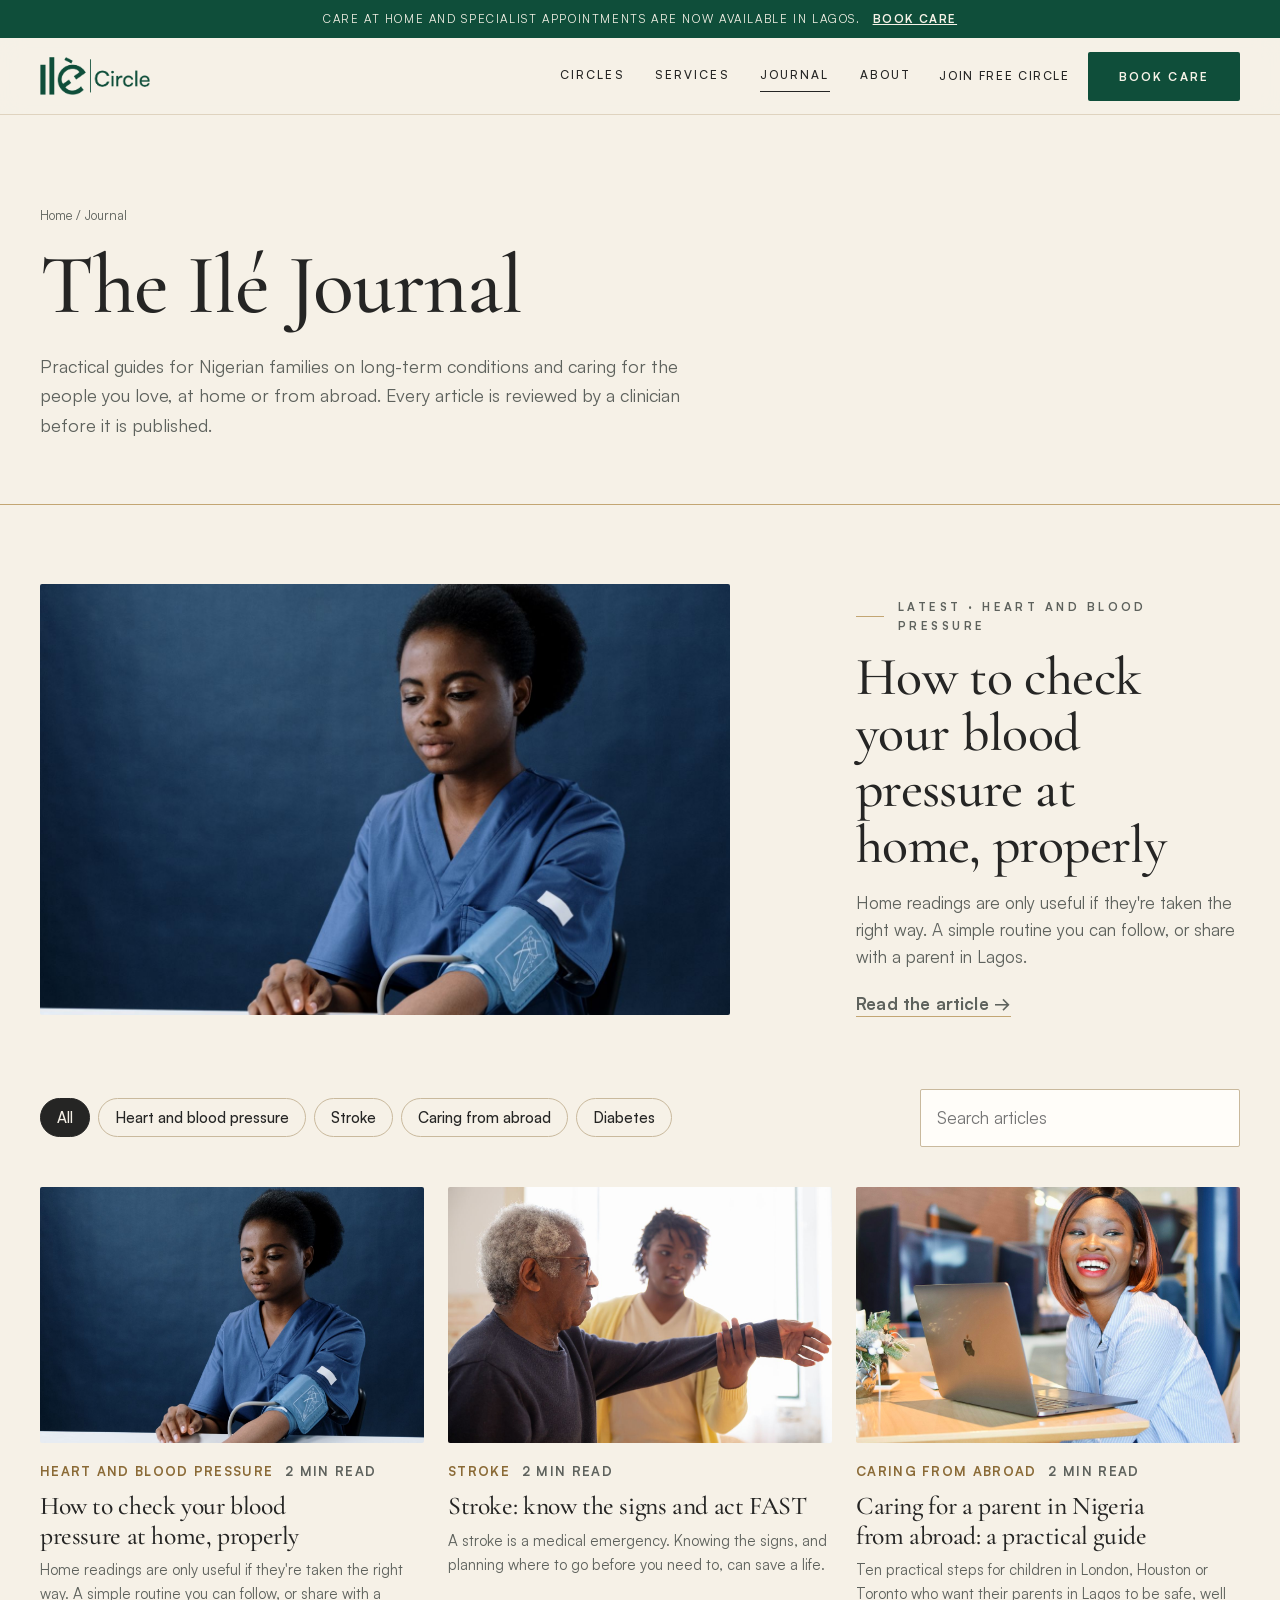
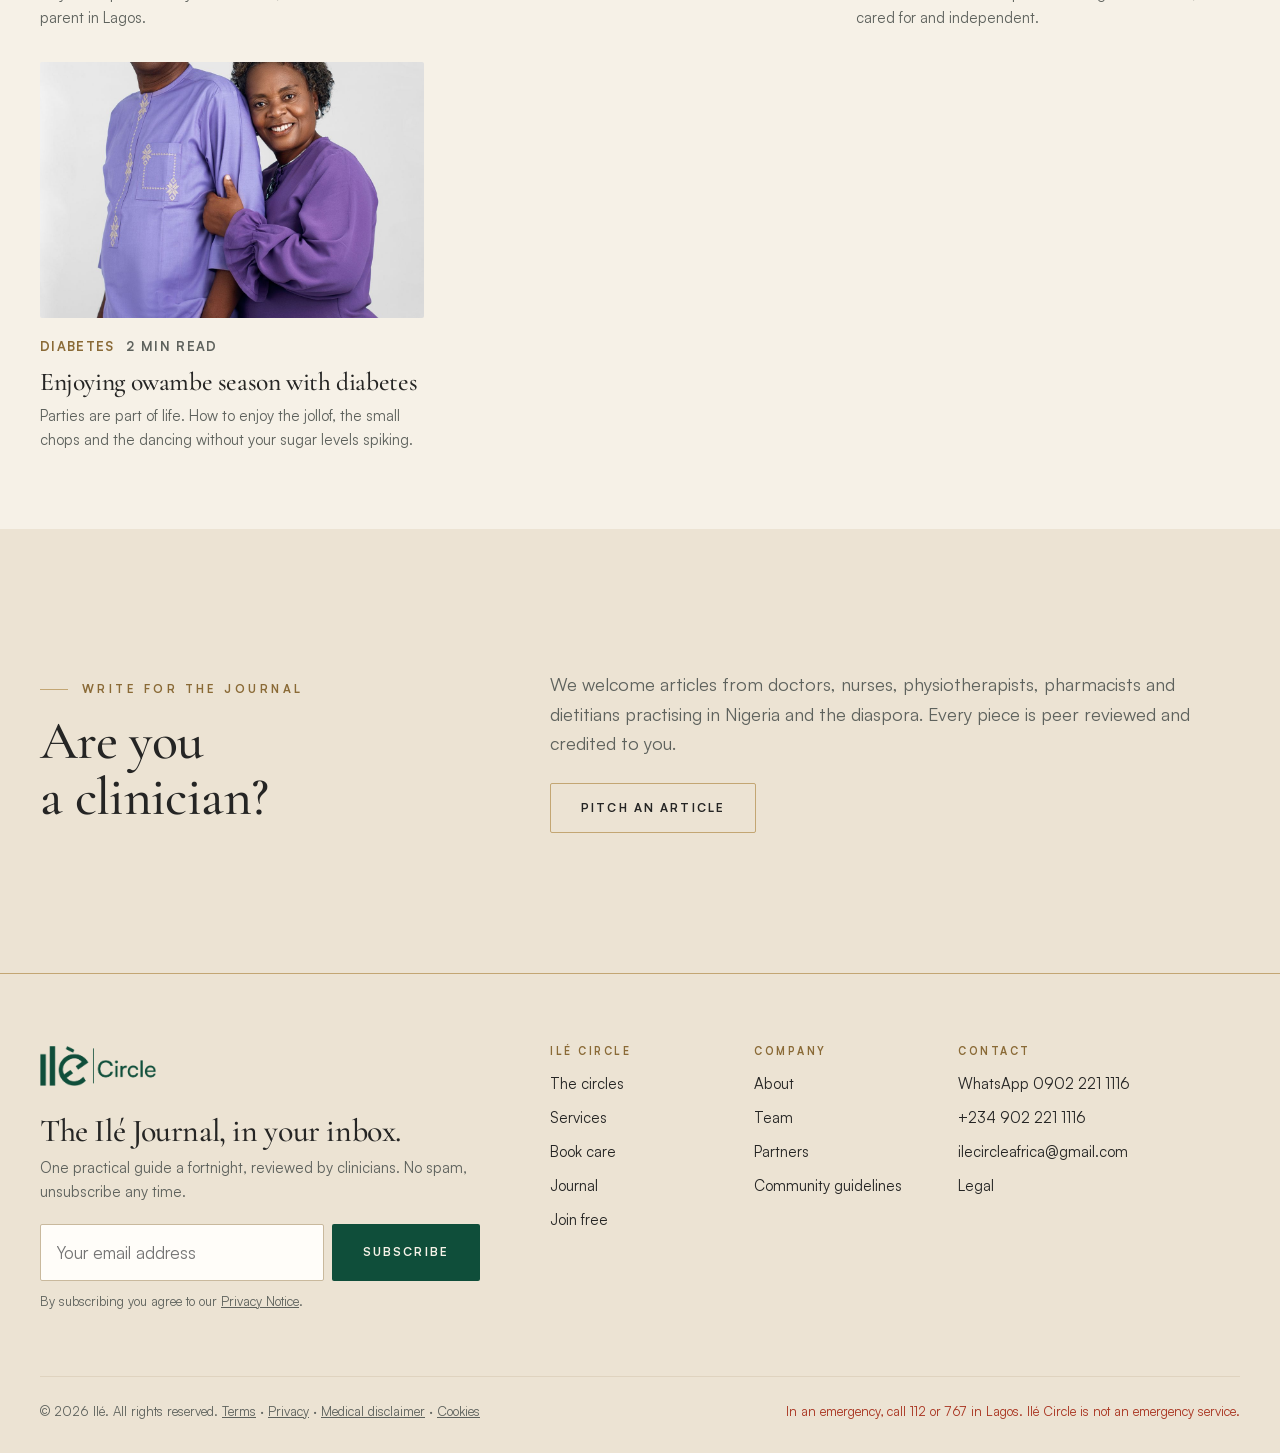
<file: journal.html>
<!doctype html>
<html lang="en-GB">
<head>
<meta charset="utf-8">
<meta name="viewport" content="width=device-width, initial-scale=1, viewport-fit=cover">
<title>Journal · Ilé Circle</title>
<meta name="description" content="Practical guides on diabetes, stroke, blood pressure, joint health, menopause and caring for parents from abroad, written for Nigerian families.">
<meta property="og:title" content="The Ilé Journal">
<meta property="og:description" content="Practical guides on diabetes, stroke, blood pressure, joint health, menopause and caring for parents from abroad, written for Nigerian families.">
<meta property="og:image" content="images/daughter-laptop.jpg">
<meta property="og:type" content="website">
<meta name="twitter:card" content="summary_large_image">
<meta name="theme-color" content="#0F4E3A">

<link rel="icon" type="image/png" href="images/mark-green.png">

<link rel="stylesheet" href="assets/site.css">
</head>
<body>
<a class="skip" href="#main">Skip to content</a>
<div class="announce"><div class="wrap"><span>Care at home and specialist appointments are now available in Lagos.</span> <a href="request.html">Book care</a></div></div>
<header class="site-header">
  <div class="wrap">
    <a class="brand" href="index.html" aria-label="Ilé Circle home"><img class="on-light" src="images/logo-circle-green.png" alt="Ilé Circle" width="1190" height="410"><img class="on-dark" src="images/logo-circle-cream.png" alt="Ilé Circle" width="1190" height="410"></a>
    <nav class="nav" aria-label="Main"><a href="circles.html">Circles</a><a href="index.html#services">Services</a><a href="journal.html" aria-current="page">Journal</a><a href="about.html">About</a></nav>
    <div class="header-cta"><a class="tel" href="join.html">Join free circle</a><a class="btn btn-primary" href="request.html">Book care</a></div>
    <button class="menu-btn" type="button" aria-expanded="false" aria-controls="drawer">Menu</button>
  </div>
  <div class="drawer" id="drawer"><div class="wrap"><nav aria-label="Mobile"><a href="circles.html">Circles</a><a href="index.html#services">Services</a><a href="journal.html" aria-current="page">Journal</a><a href="about.html">About</a><a href="join.html">Join the free circle</a><a href="https://wa.me/2349022211116" target="_blank" rel="noopener">WhatsApp 0902 221 1116</a><a class="btn btn-primary" href="request.html">Book care for a parent</a></nav></div></div>
</header>
<main id="main">
<header class="page-head">
  <div class="wrap">
    <p class="crumbs"><a href="index.html">Home</a> / Journal</p>
    <h1>The Ilé Journal</h1>
    <p class="lede">Practical guides for Nigerian families on long-term conditions and caring for the people you love, at home or from abroad. Every article is reviewed by a clinician before it is published.</p>
  </div>
</header>

<section class="section-tight">
  <div class="wrap">
    <a class="feature" href="journal/check-blood-pressure-at-home.html"><div class="img"><img src="images/condition-heart.jpg" alt="A woman checking her blood pressure with an arm cuff"></div><div class="txt"><p class="kicker">Latest · Heart and blood pressure</p><h2>How to check your blood pressure at home, properly</h2><p>Home readings are only useful if they're taken the right way. A simple routine you can follow, or share with a parent in Lagos.</p><p style="margin-top:20px"><span class="link arrow">Read the article</span></p></div></a>
    <div class="filters">
      <button type="button" data-cat="All" aria-pressed="true">All</button><button type="button" data-cat="Heart and blood pressure" aria-pressed="false">Heart and blood pressure</button><button type="button" data-cat="Stroke" aria-pressed="false">Stroke</button><button type="button" data-cat="Caring from abroad" aria-pressed="false">Caring from abroad</button><button type="button" data-cat="Diabetes" aria-pressed="false">Diabetes</button>
      <label class="sr" for="journal-search">Search articles</label>
      <input class="search" id="journal-search" type="search" placeholder="Search articles">
    </div>
    <div class="cards" id="journal-list">
      <a class="card" href="journal/check-blood-pressure-at-home.html" data-cat="Heart and blood pressure"><div class="img"><img src="images/condition-heart.jpg" alt="" loading="lazy"></div><div class="meta"><span class="cat">Heart and blood pressure</span><span>2 min read</span></div><h3>How to check your blood pressure at home, properly</h3><p>Home readings are only useful if they're taken the right way. A simple routine you can follow, or share with a parent in Lagos.</p></a><a class="card" href="journal/stroke-act-fast.html" data-cat="Stroke"><div class="img"><img src="images/condition-stroke.jpg" alt="" loading="lazy"></div><div class="meta"><span class="cat">Stroke</span><span>2 min read</span></div><h3>Stroke: know the signs and act FAST</h3><p>A stroke is a medical emergency. Knowing the signs, and planning where to go before you need to, can save a life.</p></a><a class="card" href="journal/caring-for-a-parent-from-abroad.html" data-cat="Caring from abroad"><div class="img"><img src="images/daughter-laptop.jpg" alt="" loading="lazy"></div><div class="meta"><span class="cat">Caring from abroad</span><span>2 min read</span></div><h3>Caring for a parent in Nigeria from abroad: a practical guide</h3><p>Ten practical steps for children in London, Houston or Toronto who want their parents in Lagos to be safe, well cared for and independent.</p></a><a class="card" href="journal/owambe-with-diabetes.html" data-cat="Diabetes"><div class="img"><img src="images/couple-purple-2.jpg" alt="" loading="lazy"></div><div class="meta"><span class="cat">Diabetes</span><span>2 min read</span></div><h3>Enjoying owambe season with diabetes</h3><p>Parties are part of life. How to enjoy the jollof, the small chops and the dancing without your sugar levels spiking.</p></a>
    </div>
    <p class="empty" id="journal-empty" hidden>No articles match that search yet. Try another word, or <a href="mailto:ilecircleafrica@gmail.com?subject=Article%20suggestion">suggest a topic</a>.</p>
  </div>
</section>

<section class="section alt">
  <div class="wrap faq-grid">
    <div><p class="kicker">Write for the Journal</p><h2>Are you a clinician?</h2></div>
    <div><p class="lede">We welcome articles from doctors, nurses, physiotherapists, pharmacists and dietitians practising in Nigeria and the diaspora. Every piece is peer reviewed and credited to you.</p><p style="margin-top:24px"><a class="btn btn-outline" href="mailto:ilecircleafrica@gmail.com?subject=Writing%20for%20the%20Ile%20Journal">Pitch an article</a></p></div>
  </div>
</section>

</main>
<footer class="site-footer">
  <div class="wrap">
    <div class="foot-grid">
      <div class="foot-news">
        <img class="on-light" src="images/logo-circle-green.png" alt="Ilé Circle" width="1190" height="410"><img class="on-dark" src="images/logo-circle-cream.png" alt="Ilé Circle" width="1190" height="410">
        <h3>The Ilé Journal, in your inbox.</h3>
        <p>One practical guide a fortnight, reviewed by clinicians. No spam, unsubscribe any time.</p>
        <form class="news-form" novalidate><label class="sr" for="news-email">Email address</label><input id="news-email" type="email" placeholder="Your email address" autocomplete="email"><button class="btn btn-primary" type="submit">Subscribe</button></form>
        <p class="news-msg xs" role="status" style="margin-top:10px"></p>
        <p class="xs muted" style="margin-top:6px">By subscribing you agree to our <a href="legal.html#privacy">Privacy Notice</a>.</p>
      </div>
      <div class="foot-col"><h4>Ilé Circle</h4><ul><li><a href="circles.html">The circles</a></li><li><a href="index.html#services">Services</a></li><li><a href="request.html">Book care</a></li><li><a href="journal.html">Journal</a></li><li><a href="join.html">Join free</a></li></ul></div>
      <div class="foot-col"><h4>Company</h4><ul><li><a href="about.html">About</a></li><li><a href="about.html#team">Team</a></li><li><a href="about.html#partners">Partners</a></li><li><a href="about.html#guidelines">Community guidelines</a></li></ul></div>
      <div class="foot-col"><h4>Contact</h4><ul><li><a href="https://wa.me/2349022211116" target="_blank" rel="noopener">WhatsApp 0902 221 1116</a></li><li><a href="tel:+2349022211116">+234 902 221 1116</a></li><li><a href="mailto:ilecircleafrica@gmail.com">ilecircleafrica@gmail.com</a></li><li><a href="legal.html">Legal</a></li></ul></div>
    </div>
    <div class="foot-base">
      <span>© <span data-year>2026</span> Ilé. All rights reserved. <a href="legal.html#terms">Terms</a> · <a href="legal.html#privacy">Privacy</a> · <a href="legal.html#disclaimer">Medical disclaimer</a> · <a href="legal.html#cookies">Cookies</a></span>
      <span class="em">In an emergency, call 112 or 767 in Lagos. Ilé Circle is not an emergency service.</span>
    </div>
  </div>
</footer>
<div class="mbar"><a class="btn btn-primary" href="request.html">Book care</a><a class="btn btn-outline" href="https://wa.me/2349022211116" target="_blank" rel="noopener">WhatsApp</a></div>
<script src="assets/site.js" defer></script>
</body>
</html>
</file>
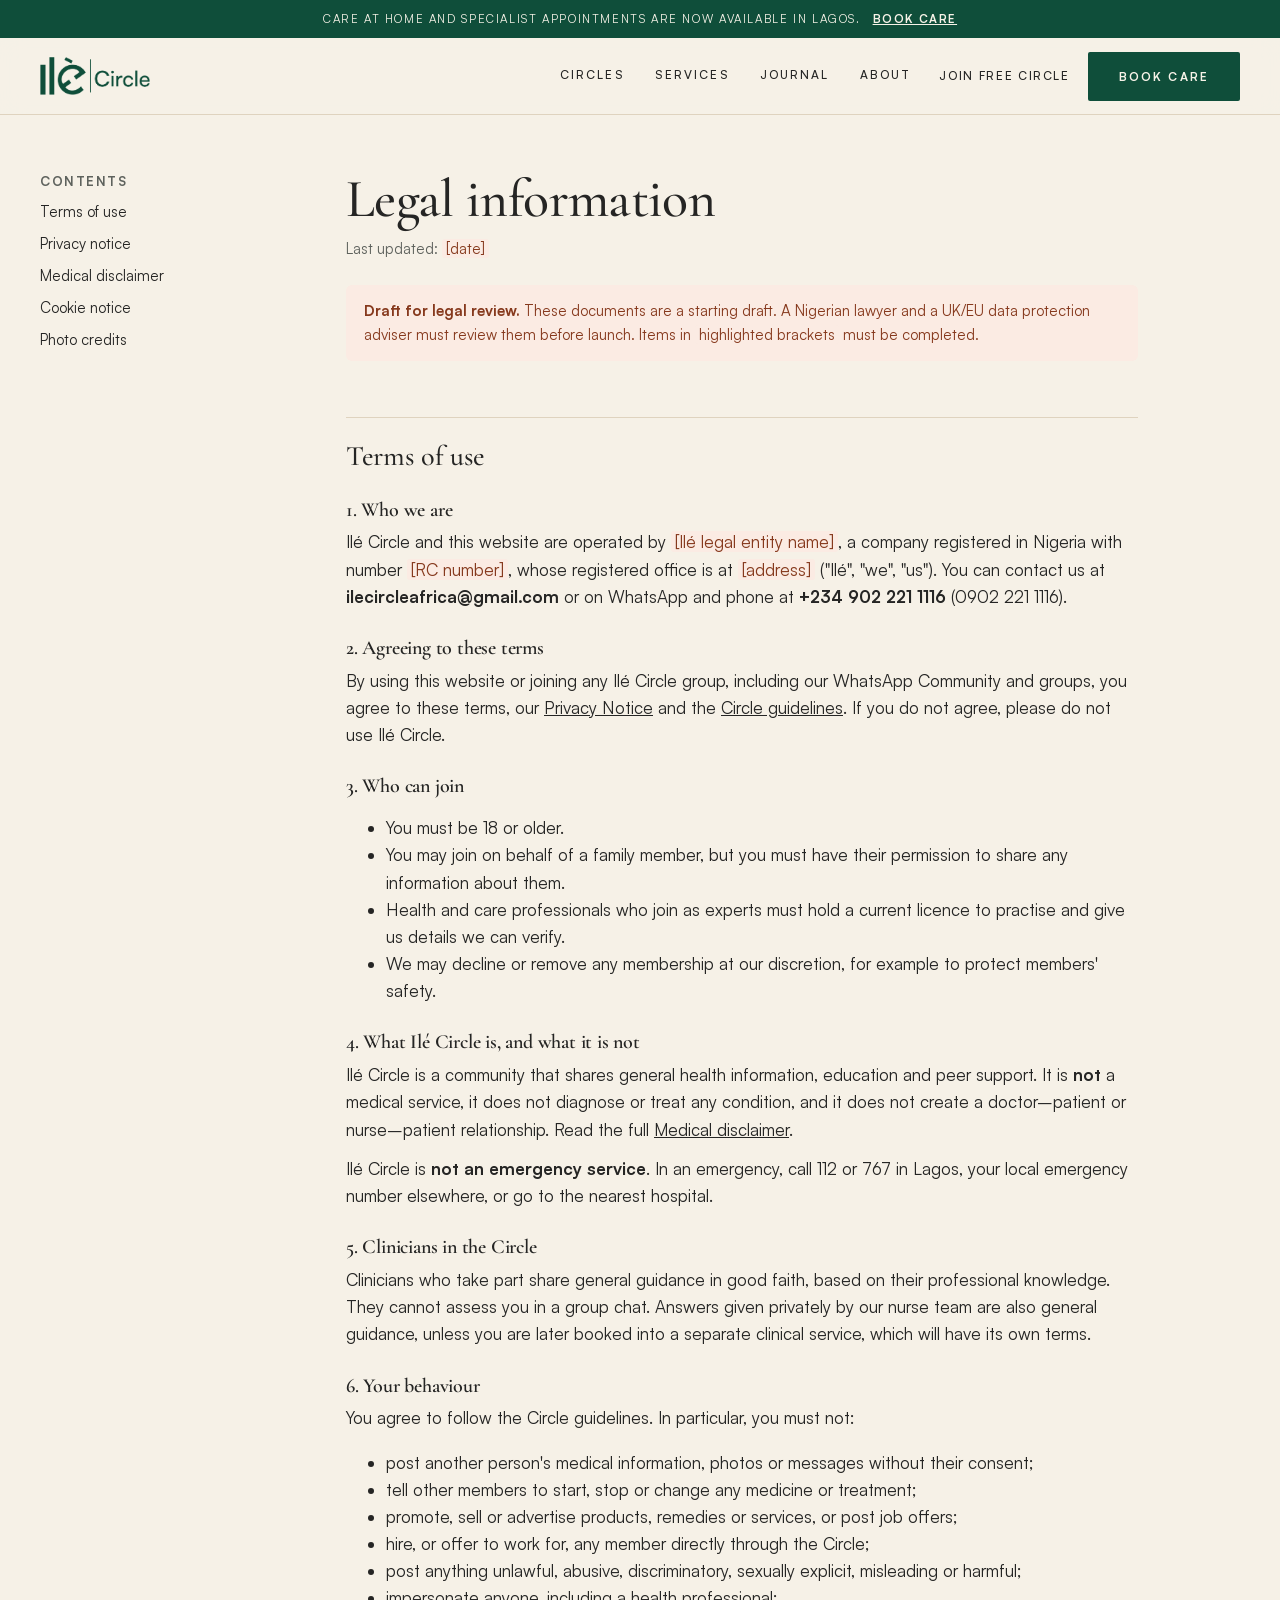
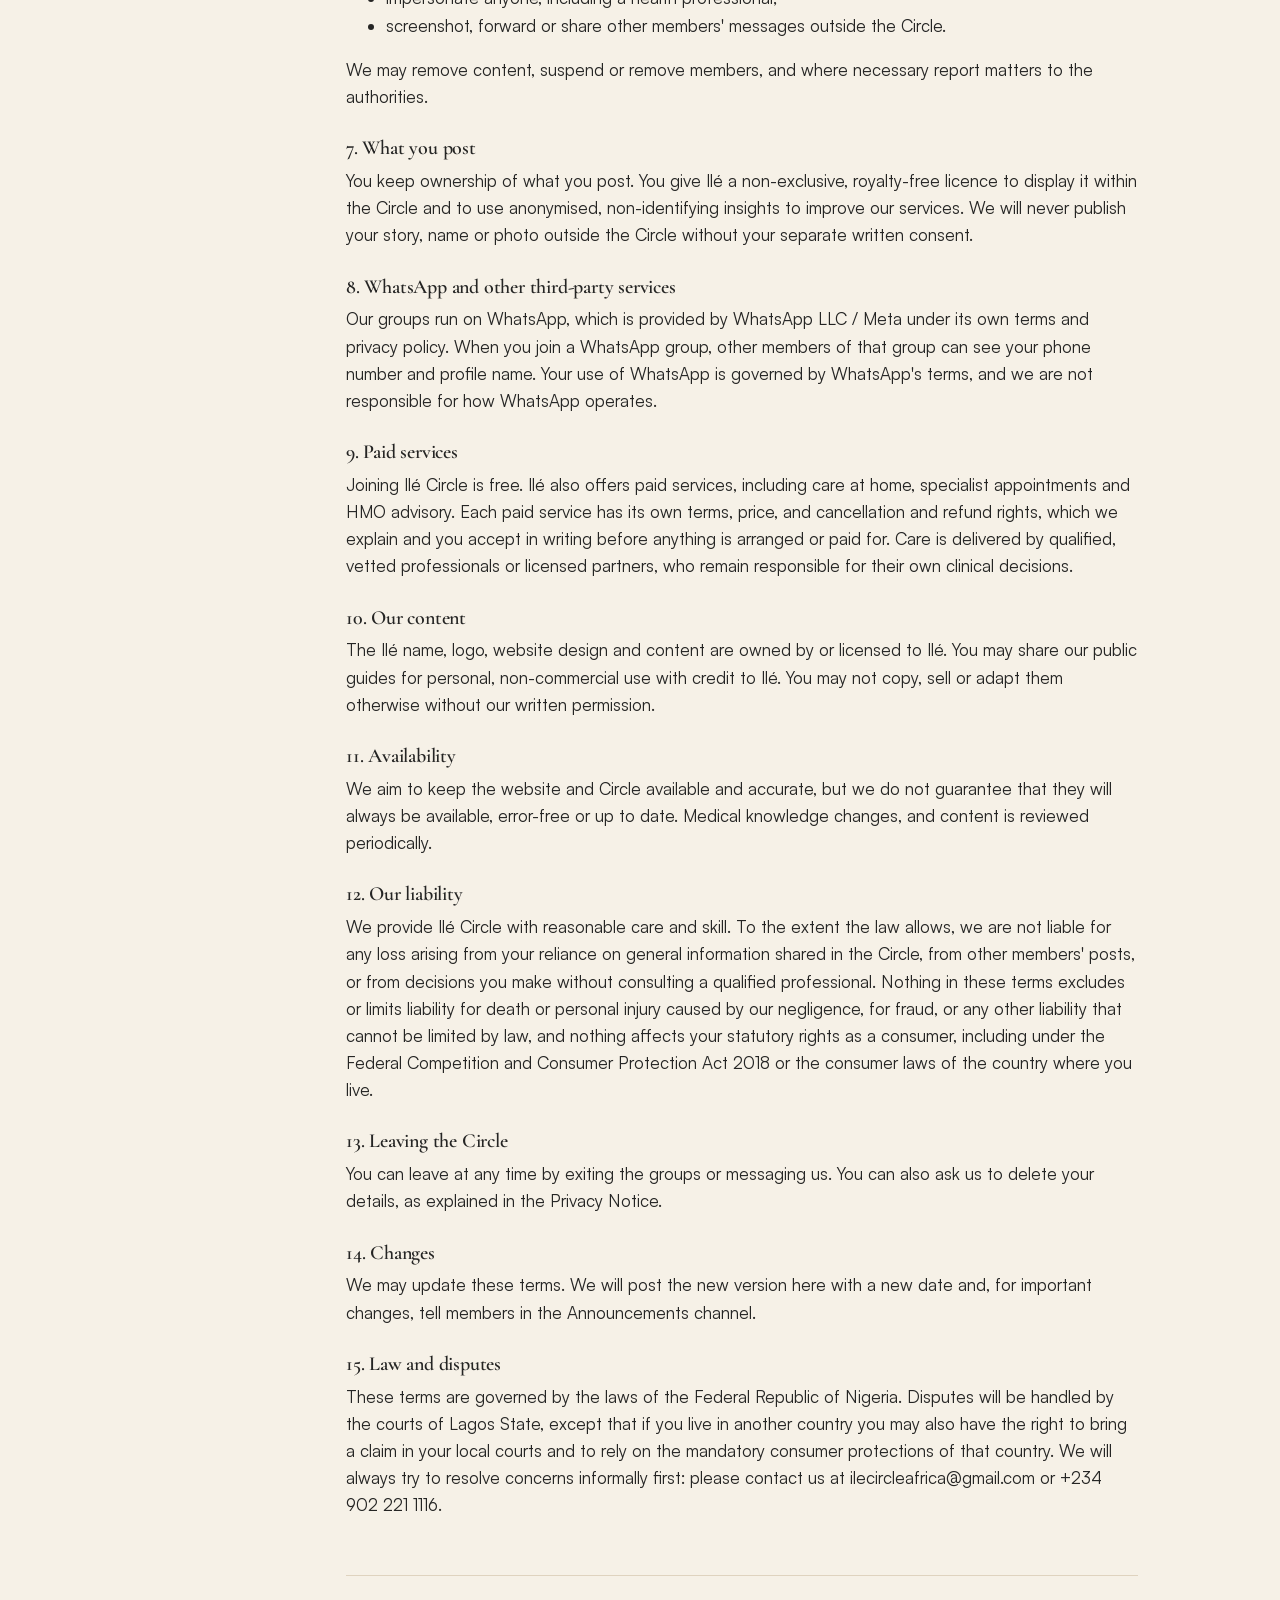
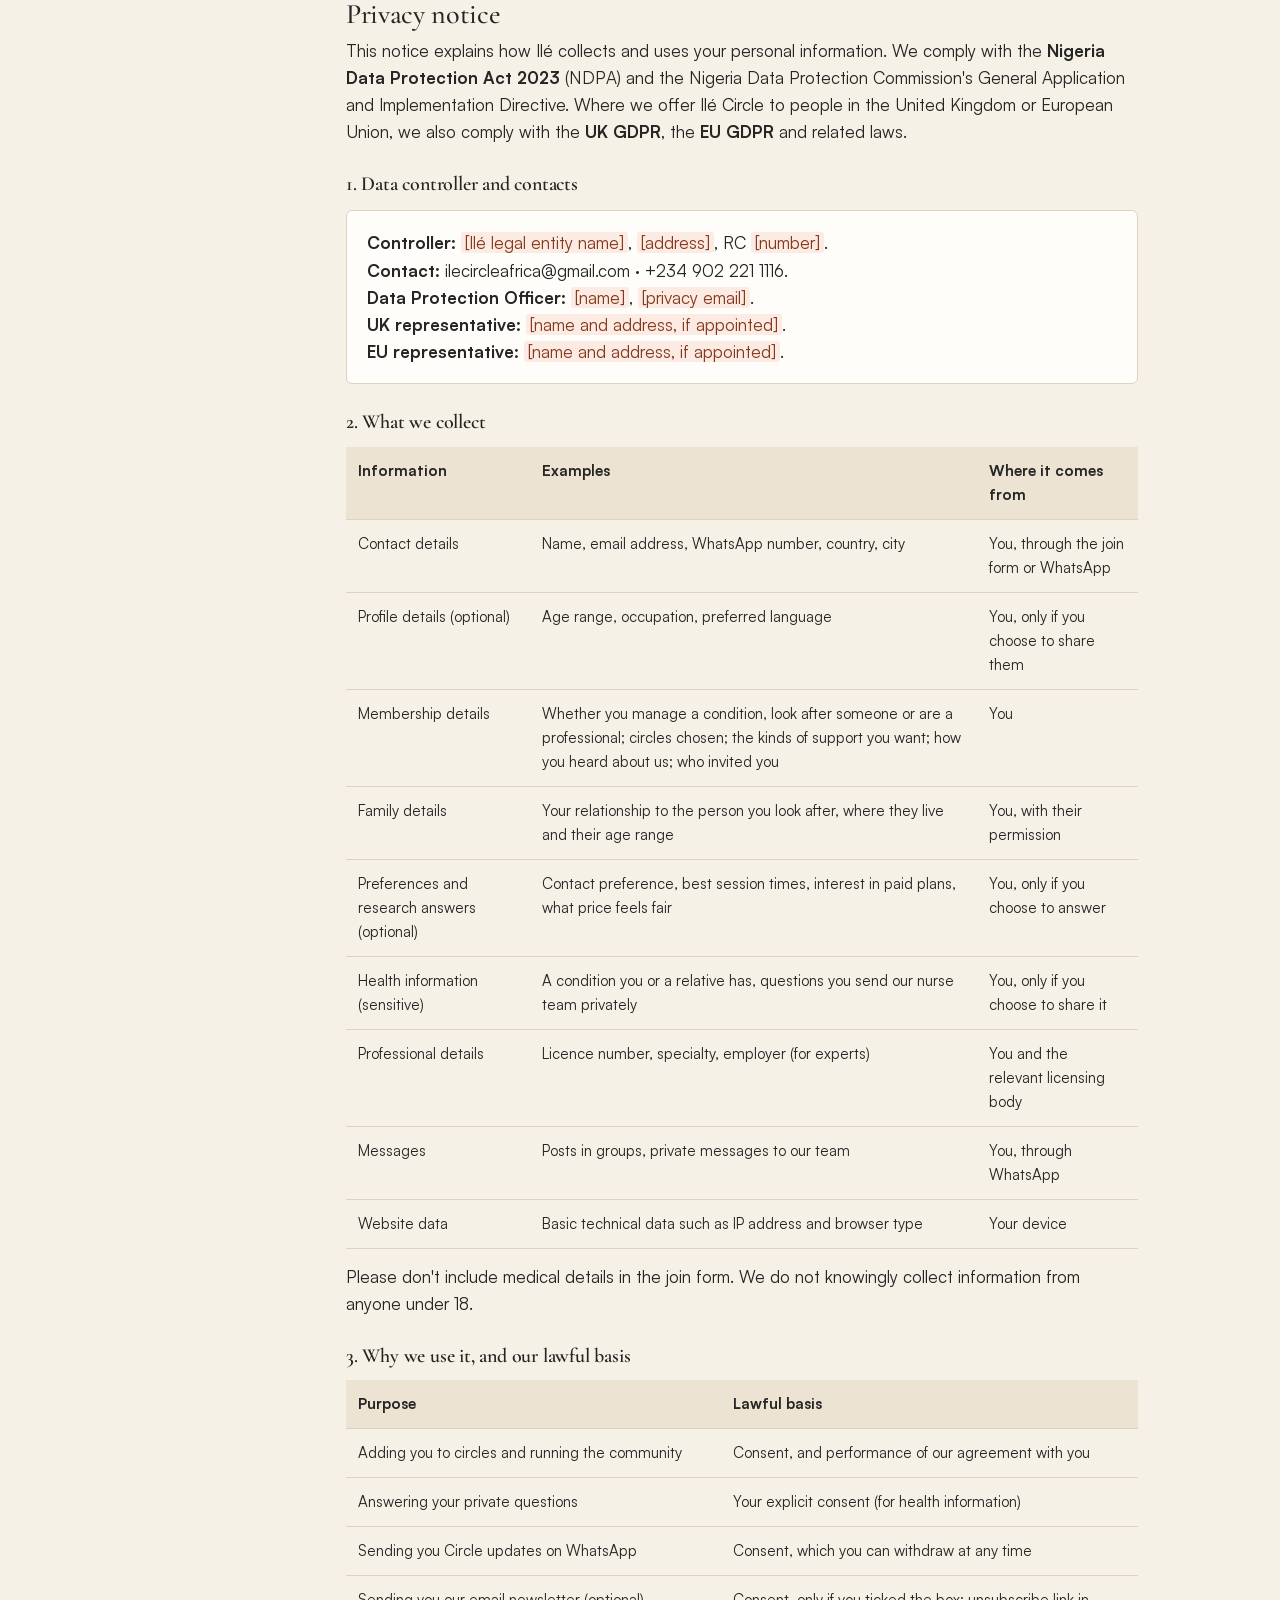
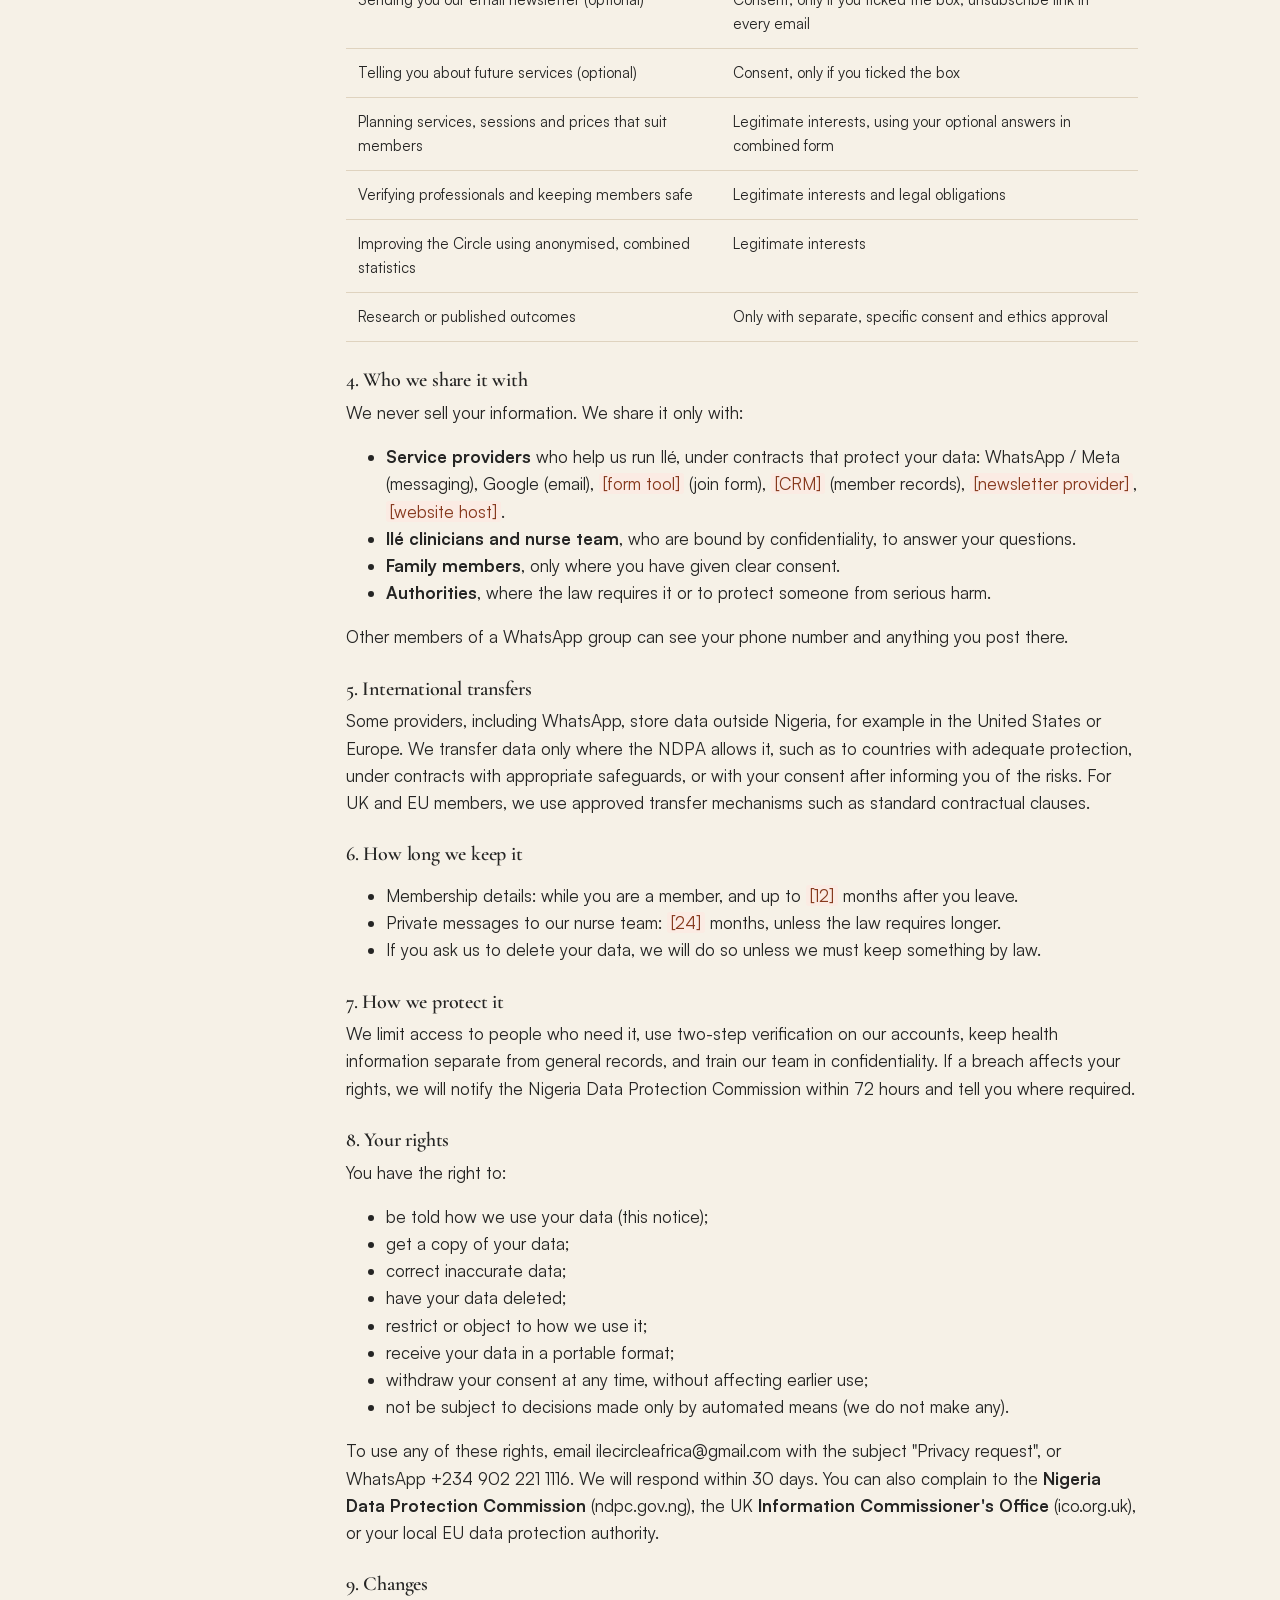
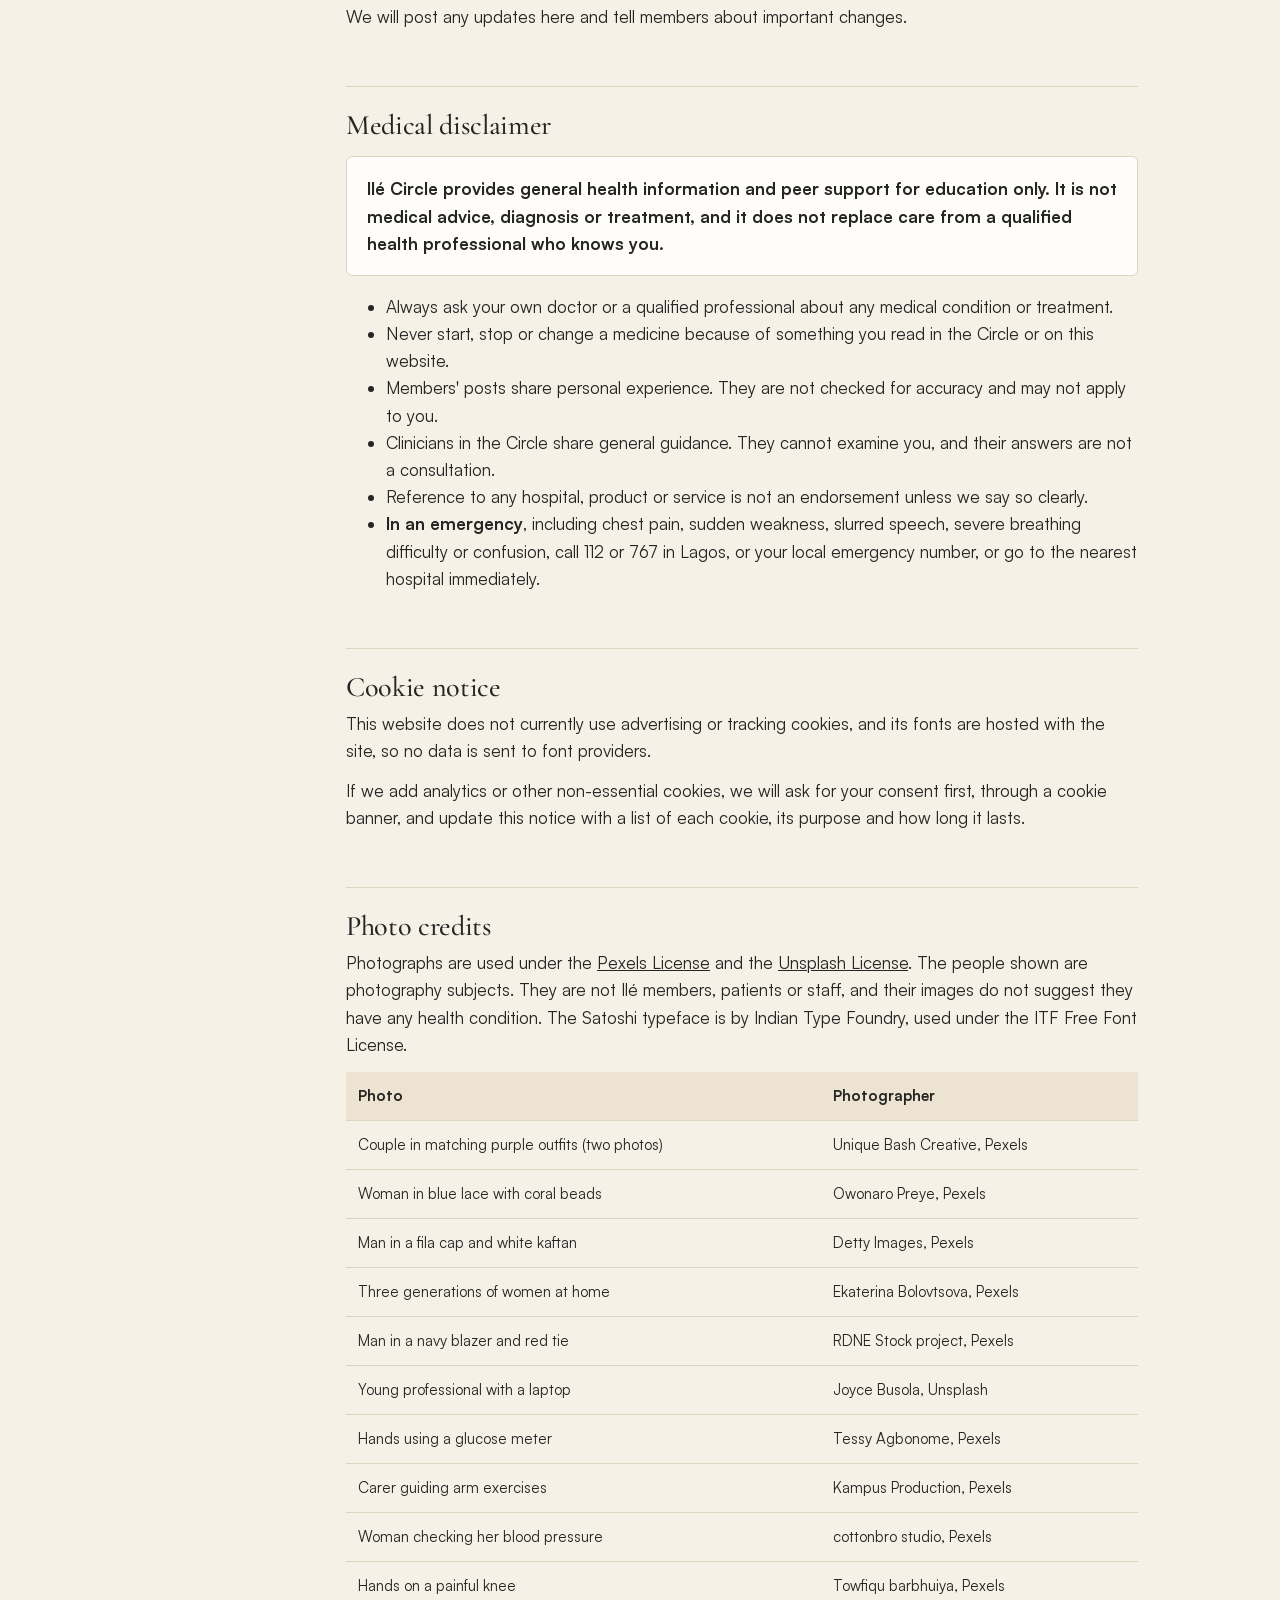
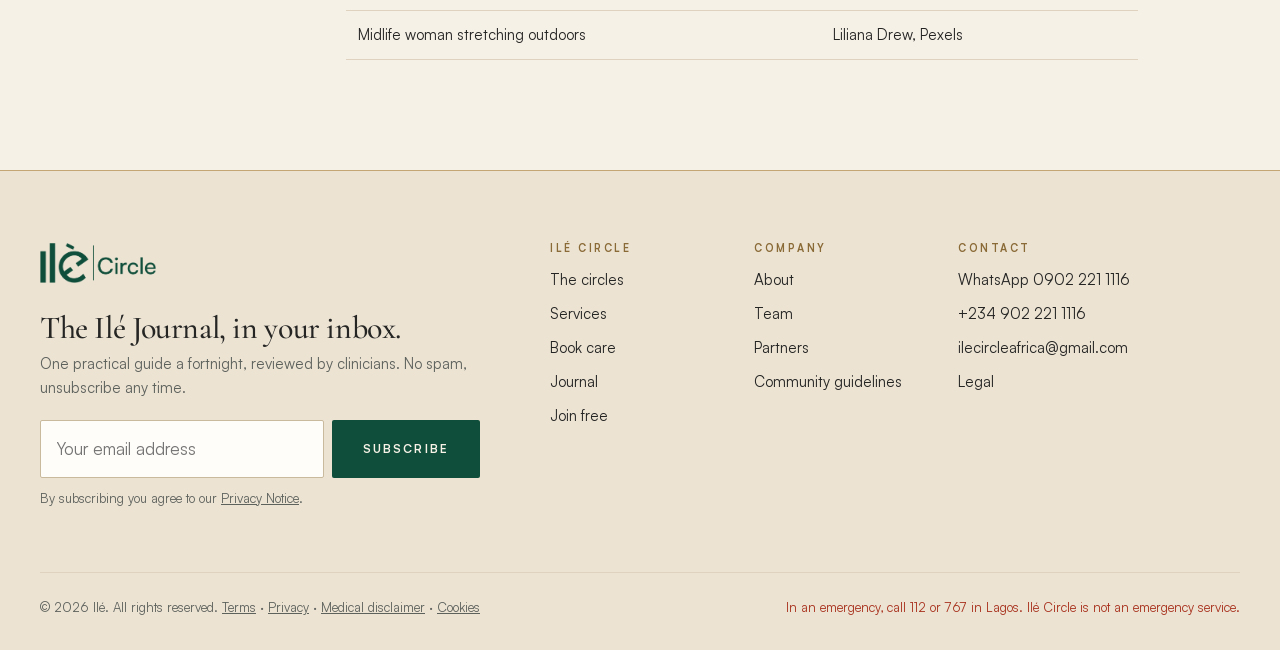
<file: legal.html>
<!doctype html>
<html lang="en-GB">
<head>
<meta charset="utf-8">
<meta name="viewport" content="width=device-width, initial-scale=1, viewport-fit=cover">
<title>Legal · Ilé Circle</title>
<meta name="description" content="Ilé Circle terms of use, privacy notice, medical disclaimer, cookie notice and photo credits.">
<meta property="og:title" content="Legal information">
<meta property="og:description" content="Ilé Circle terms of use, privacy notice, medical disclaimer, cookie notice and photo credits.">
<meta property="og:image" content="images/couple-purple.jpg">
<meta property="og:type" content="website">
<meta name="twitter:card" content="summary_large_image">
<meta name="theme-color" content="#0F4E3A">

<link rel="icon" type="image/png" href="images/mark-green.png">

<link rel="stylesheet" href="assets/site.css">
</head>
<body>
<a class="skip" href="#main">Skip to content</a>
<div class="announce"><div class="wrap"><span>Care at home and specialist appointments are now available in Lagos.</span> <a href="request.html">Book care</a></div></div>
<header class="site-header">
  <div class="wrap">
    <a class="brand" href="index.html" aria-label="Ilé Circle home"><img class="on-light" src="images/logo-circle-green.png" alt="Ilé Circle" width="1190" height="410"><img class="on-dark" src="images/logo-circle-cream.png" alt="Ilé Circle" width="1190" height="410"></a>
    <nav class="nav" aria-label="Main"><a href="circles.html">Circles</a><a href="index.html#services">Services</a><a href="journal.html">Journal</a><a href="about.html">About</a></nav>
    <div class="header-cta"><a class="tel" href="join.html">Join free circle</a><a class="btn btn-primary" href="request.html">Book care</a></div>
    <button class="menu-btn" type="button" aria-expanded="false" aria-controls="drawer">Menu</button>
  </div>
  <div class="drawer" id="drawer"><div class="wrap"><nav aria-label="Mobile"><a href="circles.html">Circles</a><a href="index.html#services">Services</a><a href="journal.html">Journal</a><a href="about.html">About</a><a href="join.html">Join the free circle</a><a href="https://wa.me/2349022211116" target="_blank" rel="noopener">WhatsApp 0902 221 1116</a><a class="btn btn-primary" href="request.html">Book care for a parent</a></nav></div></div>
</header>
<main id="main">
<div class="wrap legal-doc">
<nav class="toc" aria-label="Contents">
    <b>Contents</b>
    <a href="#terms">Terms of use</a>
    <a href="#privacy">Privacy notice</a>
    <a href="#disclaimer">Medical disclaimer</a>
    <a href="#cookies">Cookie notice</a>
    <a href="#credits">Photo credits</a>
  </nav>
  <div class="legal-main" style="grid-column:4/12;min-width:0">
    <h1>Legal information</h1>
    <p class="meta">Last updated: <mark>[date]</mark></p>
    <div class="draft"><b>Draft for legal review.</b> These documents are a starting draft. A Nigerian lawyer and a UK/EU data protection adviser must review them before launch. Items in <mark>highlighted brackets</mark> must be completed.</div>

    <!-- ============ TERMS ============ -->
    <h2 id="terms">Terms of use</h2>
    <h3>1. Who we are</h3>
    <p>Ilé Circle and this website are operated by <mark>[Ilé legal entity name]</mark>, a company registered in Nigeria with number <mark>[RC number]</mark>, whose registered office is at <mark>[address]</mark> ("Ilé", "we", "us"). You can contact us at <b>ilecircleafrica@gmail.com</b> or on WhatsApp and phone at <b>+234 902 221 1116</b> (0902 221 1116).</p>

    <h3>2. Agreeing to these terms</h3>
    <p>By using this website or joining any Ilé Circle group, including our WhatsApp Community and groups, you agree to these terms, our <a href="#privacy">Privacy Notice</a> and the <a href="index.html#guidelines">Circle guidelines</a>. If you do not agree, please do not use Ilé Circle.</p>

    <h3>3. Who can join</h3>
    <ul>
      <li>You must be 18 or older.</li>
      <li>You may join on behalf of a family member, but you must have their permission to share any information about them.</li>
      <li>Health and care professionals who join as experts must hold a current licence to practise and give us details we can verify.</li>
      <li>We may decline or remove any membership at our discretion, for example to protect members' safety.</li>
    </ul>

    <h3>4. What Ilé Circle is, and what it is not</h3>
    <p>Ilé Circle is a community that shares general health information, education and peer support. It is <b>not</b> a medical service, it does not diagnose or treat any condition, and it does not create a doctor–patient or nurse–patient relationship. Read the full <a href="#disclaimer">Medical disclaimer</a>.</p>
    <p>Ilé Circle is <b>not an emergency service</b>. In an emergency, call 112 or 767 in Lagos, your local emergency number elsewhere, or go to the nearest hospital.</p>

    <h3>5. Clinicians in the Circle</h3>
    <p>Clinicians who take part share general guidance in good faith, based on their professional knowledge. They cannot assess you in a group chat. Answers given privately by our nurse team are also general guidance, unless you are later booked into a separate clinical service, which will have its own terms.</p>

    <h3>6. Your behaviour</h3>
    <p>You agree to follow the Circle guidelines. In particular, you must not:</p>
    <ul>
      <li>post another person's medical information, photos or messages without their consent;</li>
      <li>tell other members to start, stop or change any medicine or treatment;</li>
      <li>promote, sell or advertise products, remedies or services, or post job offers;</li>
      <li>hire, or offer to work for, any member directly through the Circle;</li>
      <li>post anything unlawful, abusive, discriminatory, sexually explicit, misleading or harmful;</li>
      <li>impersonate anyone, including a health professional;</li>
      <li>screenshot, forward or share other members' messages outside the Circle.</li>
    </ul>
    <p>We may remove content, suspend or remove members, and where necessary report matters to the authorities.</p>

    <h3>7. What you post</h3>
    <p>You keep ownership of what you post. You give Ilé a non-exclusive, royalty-free licence to display it within the Circle and to use anonymised, non-identifying insights to improve our services. We will never publish your story, name or photo outside the Circle without your separate written consent.</p>

    <h3>8. WhatsApp and other third-party services</h3>
    <p>Our groups run on WhatsApp, which is provided by WhatsApp LLC / Meta under its own terms and privacy policy. When you join a WhatsApp group, other members of that group can see your phone number and profile name. Your use of WhatsApp is governed by WhatsApp's terms, and we are not responsible for how WhatsApp operates.</p>

    <h3>9. Paid services</h3>
    <p>Joining Ilé Circle is free. Ilé also offers paid services, including care at home, specialist appointments and HMO advisory. Each paid service has its own terms, price, and cancellation and refund rights, which we explain and you accept in writing before anything is arranged or paid for. Care is delivered by qualified, vetted professionals or licensed partners, who remain responsible for their own clinical decisions.</p>

    <h3>10. Our content</h3>
    <p>The Ilé name, logo, website design and content are owned by or licensed to Ilé. You may share our public guides for personal, non-commercial use with credit to Ilé. You may not copy, sell or adapt them otherwise without our written permission.</p>

    <h3>11. Availability</h3>
    <p>We aim to keep the website and Circle available and accurate, but we do not guarantee that they will always be available, error-free or up to date. Medical knowledge changes, and content is reviewed periodically.</p>

    <h3>12. Our liability</h3>
    <p>We provide Ilé Circle with reasonable care and skill. To the extent the law allows, we are not liable for any loss arising from your reliance on general information shared in the Circle, from other members' posts, or from decisions you make without consulting a qualified professional. Nothing in these terms excludes or limits liability for death or personal injury caused by our negligence, for fraud, or any other liability that cannot be limited by law, and nothing affects your statutory rights as a consumer, including under the Federal Competition and Consumer Protection Act 2018 or the consumer laws of the country where you live.</p>

    <h3>13. Leaving the Circle</h3>
    <p>You can leave at any time by exiting the groups or messaging us. You can also ask us to delete your details, as explained in the Privacy Notice.</p>

    <h3>14. Changes</h3>
    <p>We may update these terms. We will post the new version here with a new date and, for important changes, tell members in the Announcements channel.</p>

    <h3>15. Law and disputes</h3>
    <p>These terms are governed by the laws of the Federal Republic of Nigeria. Disputes will be handled by the courts of Lagos State, except that if you live in another country you may also have the right to bring a claim in your local courts and to rely on the mandatory consumer protections of that country. We will always try to resolve concerns informally first: please contact us at ilecircleafrica@gmail.com or +234 902 221 1116.</p>

    <!-- ============ PRIVACY ============ -->
    <h2 id="privacy">Privacy notice</h2>
    <p>This notice explains how Ilé collects and uses your personal information. We comply with the <b>Nigeria Data Protection Act 2023</b> (NDPA) and the Nigeria Data Protection Commission's General Application and Implementation Directive. Where we offer Ilé Circle to people in the United Kingdom or European Union, we also comply with the <b>UK GDPR</b>, the <b>EU GDPR</b> and related laws.</p>

    <h3>1. Data controller and contacts</h3>
    <div class="box">
      <p><b>Controller:</b> <mark>[Ilé legal entity name]</mark>, <mark>[address]</mark>, RC <mark>[number]</mark>.<br>
      <b>Contact:</b> ilecircleafrica@gmail.com · +234 902 221 1116.<br>
      <b>Data Protection Officer:</b> <mark>[name]</mark>, <mark>[privacy email]</mark>.<br>
      <b>UK representative:</b> <mark>[name and address, if appointed]</mark>.<br>
      <b>EU representative:</b> <mark>[name and address, if appointed]</mark>.</p>
    </div>

    <h3>2. What we collect</h3>
    <div class="table-wrap"><table>
      <thead><tr><th>Information</th><th>Examples</th><th>Where it comes from</th></tr></thead>
      <tbody>
        <tr><td>Contact details</td><td>Name, email address, WhatsApp number, country, city</td><td>You, through the join form or WhatsApp</td></tr>
        <tr><td>Profile details (optional)</td><td>Age range, occupation, preferred language</td><td>You, only if you choose to share them</td></tr>
        <tr><td>Membership details</td><td>Whether you manage a condition, look after someone or are a professional; circles chosen; the kinds of support you want; how you heard about us; who invited you</td><td>You</td></tr>
        <tr><td>Family details</td><td>Your relationship to the person you look after, where they live and their age range</td><td>You, with their permission</td></tr>
        <tr><td>Preferences and research answers (optional)</td><td>Contact preference, best session times, interest in paid plans, what price feels fair</td><td>You, only if you choose to answer</td></tr>
        <tr><td>Health information (sensitive)</td><td>A condition you or a relative has, questions you send our nurse team privately</td><td>You, only if you choose to share it</td></tr>
        <tr><td>Professional details</td><td>Licence number, specialty, employer (for experts)</td><td>You and the relevant licensing body</td></tr>
        <tr><td>Messages</td><td>Posts in groups, private messages to our team</td><td>You, through WhatsApp</td></tr>
        <tr><td>Website data</td><td>Basic technical data such as IP address and browser type</td><td>Your device</td></tr>
      </tbody>
    </table></div>
    <p>Please don't include medical details in the join form. We do not knowingly collect information from anyone under 18.</p>

    <h3>3. Why we use it, and our lawful basis</h3>
    <div class="table-wrap"><table>
      <thead><tr><th>Purpose</th><th>Lawful basis</th></tr></thead>
      <tbody>
        <tr><td>Adding you to circles and running the community</td><td>Consent, and performance of our agreement with you</td></tr>
        <tr><td>Answering your private questions</td><td>Your explicit consent (for health information)</td></tr>
        <tr><td>Sending you Circle updates on WhatsApp</td><td>Consent, which you can withdraw at any time</td></tr>
        <tr><td>Sending you our email newsletter (optional)</td><td>Consent, only if you ticked the box; unsubscribe link in every email</td></tr>
        <tr><td>Telling you about future services (optional)</td><td>Consent, only if you ticked the box</td></tr>
        <tr><td>Planning services, sessions and prices that suit members</td><td>Legitimate interests, using your optional answers in combined form</td></tr>
        <tr><td>Verifying professionals and keeping members safe</td><td>Legitimate interests and legal obligations</td></tr>
        <tr><td>Improving the Circle using anonymised, combined statistics</td><td>Legitimate interests</td></tr>
        <tr><td>Research or published outcomes</td><td>Only with separate, specific consent and ethics approval</td></tr>
      </tbody>
    </table></div>

    <h3>4. Who we share it with</h3>
    <p>We never sell your information. We share it only with:</p>
    <ul>
      <li><b>Service providers</b> who help us run Ilé, under contracts that protect your data: WhatsApp / Meta (messaging), Google (email), <mark>[form tool]</mark> (join form), <mark>[CRM]</mark> (member records), <mark>[newsletter provider]</mark>, <mark>[website host]</mark>.</li>
      <li><b>Ilé clinicians and nurse team</b>, who are bound by confidentiality, to answer your questions.</li>
      <li><b>Family members</b>, only where you have given clear consent.</li>
      <li><b>Authorities</b>, where the law requires it or to protect someone from serious harm.</li>
    </ul>
    <p>Other members of a WhatsApp group can see your phone number and anything you post there.</p>

    <h3>5. International transfers</h3>
    <p>Some providers, including WhatsApp, store data outside Nigeria, for example in the United States or Europe. We transfer data only where the NDPA allows it, such as to countries with adequate protection, under contracts with appropriate safeguards, or with your consent after informing you of the risks. For UK and EU members, we use approved transfer mechanisms such as standard contractual clauses.</p>

    <h3>6. How long we keep it</h3>
    <ul>
      <li>Membership details: while you are a member, and up to <mark>[12]</mark> months after you leave.</li>
      <li>Private messages to our nurse team: <mark>[24]</mark> months, unless the law requires longer.</li>
      <li>If you ask us to delete your data, we will do so unless we must keep something by law.</li>
    </ul>

    <h3>7. How we protect it</h3>
    <p>We limit access to people who need it, use two-step verification on our accounts, keep health information separate from general records, and train our team in confidentiality. If a breach affects your rights, we will notify the Nigeria Data Protection Commission within 72 hours and tell you where required.</p>

    <h3>8. Your rights</h3>
    <p>You have the right to:</p>
    <ul>
      <li>be told how we use your data (this notice);</li>
      <li>get a copy of your data;</li>
      <li>correct inaccurate data;</li>
      <li>have your data deleted;</li>
      <li>restrict or object to how we use it;</li>
      <li>receive your data in a portable format;</li>
      <li>withdraw your consent at any time, without affecting earlier use;</li>
      <li>not be subject to decisions made only by automated means (we do not make any).</li>
    </ul>
    <p>To use any of these rights, email ilecircleafrica@gmail.com with the subject "Privacy request", or WhatsApp +234 902 221 1116. We will respond within 30 days. You can also complain to the <b>Nigeria Data Protection Commission</b> (ndpc.gov.ng), the UK <b>Information Commissioner's Office</b> (ico.org.uk), or your local EU data protection authority.</p>

    <h3>9. Changes</h3>
    <p>We will post any updates here and tell members about important changes.</p>

    <!-- ============ DISCLAIMER ============ -->
    <h2 id="disclaimer">Medical disclaimer</h2>
    <div class="box">
      <p><b>Ilé Circle provides general health information and peer support for education only. It is not medical advice, diagnosis or treatment, and it does not replace care from a qualified health professional who knows you.</b></p>
    </div>
    <ul>
      <li>Always ask your own doctor or a qualified professional about any medical condition or treatment.</li>
      <li>Never start, stop or change a medicine because of something you read in the Circle or on this website.</li>
      <li>Members' posts share personal experience. They are not checked for accuracy and may not apply to you.</li>
      <li>Clinicians in the Circle share general guidance. They cannot examine you, and their answers are not a consultation.</li>
      <li>Reference to any hospital, product or service is not an endorsement unless we say so clearly.</li>
      <li><b>In an emergency</b>, including chest pain, sudden weakness, slurred speech, severe breathing difficulty or confusion, call 112 or 767 in Lagos, or your local emergency number, or go to the nearest hospital immediately.</li>
    </ul>

    <!-- ============ COOKIES ============ -->
    <h2 id="cookies">Cookie notice</h2>
    <p>This website does not currently use advertising or tracking cookies, and its fonts are hosted with the site, so no data is sent to font providers.</p>
    <p>If we add analytics or other non-essential cookies, we will ask for your consent first, through a cookie banner, and update this notice with a list of each cookie, its purpose and how long it lasts.</p>

    <!-- ============ CREDITS ============ -->
    <h2 id="credits">Photo credits</h2>
    <p>Photographs are used under the <a href="https://www.pexels.com/license/" target="_blank" rel="noopener">Pexels License</a> and the <a href="https://unsplash.com/license" target="_blank" rel="noopener">Unsplash License</a>. The people shown are photography subjects. They are not Ilé members, patients or staff, and their images do not suggest they have any health condition. The Satoshi typeface is by Indian Type Foundry, used under the ITF Free Font License.</p>
    <div class="table-wrap"><table>
      <thead><tr><th>Photo</th><th>Photographer</th></tr></thead>
      <tbody>
        <tr><td>Couple in matching purple outfits (two photos)</td><td>Unique Bash Creative, Pexels</td></tr>
        <tr><td>Woman in blue lace with coral beads</td><td>Owonaro Preye, Pexels</td></tr>
        <tr><td>Man in a fila cap and white kaftan</td><td>Detty Images, Pexels</td></tr>
        <tr><td>Three generations of women at home</td><td>Ekaterina Bolovtsova, Pexels</td></tr>
        <tr><td>Man in a navy blazer and red tie</td><td>RDNE Stock project, Pexels</td></tr>
        <tr><td>Young professional with a laptop</td><td>Joyce Busola, Unsplash</td></tr>
        <tr><td>Hands using a glucose meter</td><td>Tessy Agbonome, Pexels</td></tr>
        <tr><td>Carer guiding arm exercises</td><td>Kampus Production, Pexels</td></tr>
        <tr><td>Woman checking her blood pressure</td><td>cottonbro studio, Pexels</td></tr>
        <tr><td>Hands on a painful knee</td><td>Towfiqu barbhuiya, Pexels</td></tr>
        <tr><td>Midlife woman stretching outdoors</td><td>Liliana Drew, Pexels</td></tr>
      </tbody>
    </table></div>
  </div>
</div>
</main>
<footer class="site-footer">
  <div class="wrap">
    <div class="foot-grid">
      <div class="foot-news">
        <img class="on-light" src="images/logo-circle-green.png" alt="Ilé Circle" width="1190" height="410"><img class="on-dark" src="images/logo-circle-cream.png" alt="Ilé Circle" width="1190" height="410">
        <h3>The Ilé Journal, in your inbox.</h3>
        <p>One practical guide a fortnight, reviewed by clinicians. No spam, unsubscribe any time.</p>
        <form class="news-form" novalidate><label class="sr" for="news-email">Email address</label><input id="news-email" type="email" placeholder="Your email address" autocomplete="email"><button class="btn btn-primary" type="submit">Subscribe</button></form>
        <p class="news-msg xs" role="status" style="margin-top:10px"></p>
        <p class="xs muted" style="margin-top:6px">By subscribing you agree to our <a href="legal.html#privacy">Privacy Notice</a>.</p>
      </div>
      <div class="foot-col"><h4>Ilé Circle</h4><ul><li><a href="circles.html">The circles</a></li><li><a href="index.html#services">Services</a></li><li><a href="request.html">Book care</a></li><li><a href="journal.html">Journal</a></li><li><a href="join.html">Join free</a></li></ul></div>
      <div class="foot-col"><h4>Company</h4><ul><li><a href="about.html">About</a></li><li><a href="about.html#team">Team</a></li><li><a href="about.html#partners">Partners</a></li><li><a href="about.html#guidelines">Community guidelines</a></li></ul></div>
      <div class="foot-col"><h4>Contact</h4><ul><li><a href="https://wa.me/2349022211116" target="_blank" rel="noopener">WhatsApp 0902 221 1116</a></li><li><a href="tel:+2349022211116">+234 902 221 1116</a></li><li><a href="mailto:ilecircleafrica@gmail.com">ilecircleafrica@gmail.com</a></li><li><a href="legal.html">Legal</a></li></ul></div>
    </div>
    <div class="foot-base">
      <span>© <span data-year>2026</span> Ilé. All rights reserved. <a href="legal.html#terms">Terms</a> · <a href="legal.html#privacy">Privacy</a> · <a href="legal.html#disclaimer">Medical disclaimer</a> · <a href="legal.html#cookies">Cookies</a></span>
      <span class="em">In an emergency, call 112 or 767 in Lagos. Ilé Circle is not an emergency service.</span>
    </div>
  </div>
</footer>
<div class="mbar"><a class="btn btn-primary" href="request.html">Book care</a><a class="btn btn-outline" href="https://wa.me/2349022211116" target="_blank" rel="noopener">WhatsApp</a></div>
<script src="assets/site.js" defer></script>
</body>
</html>
</file>
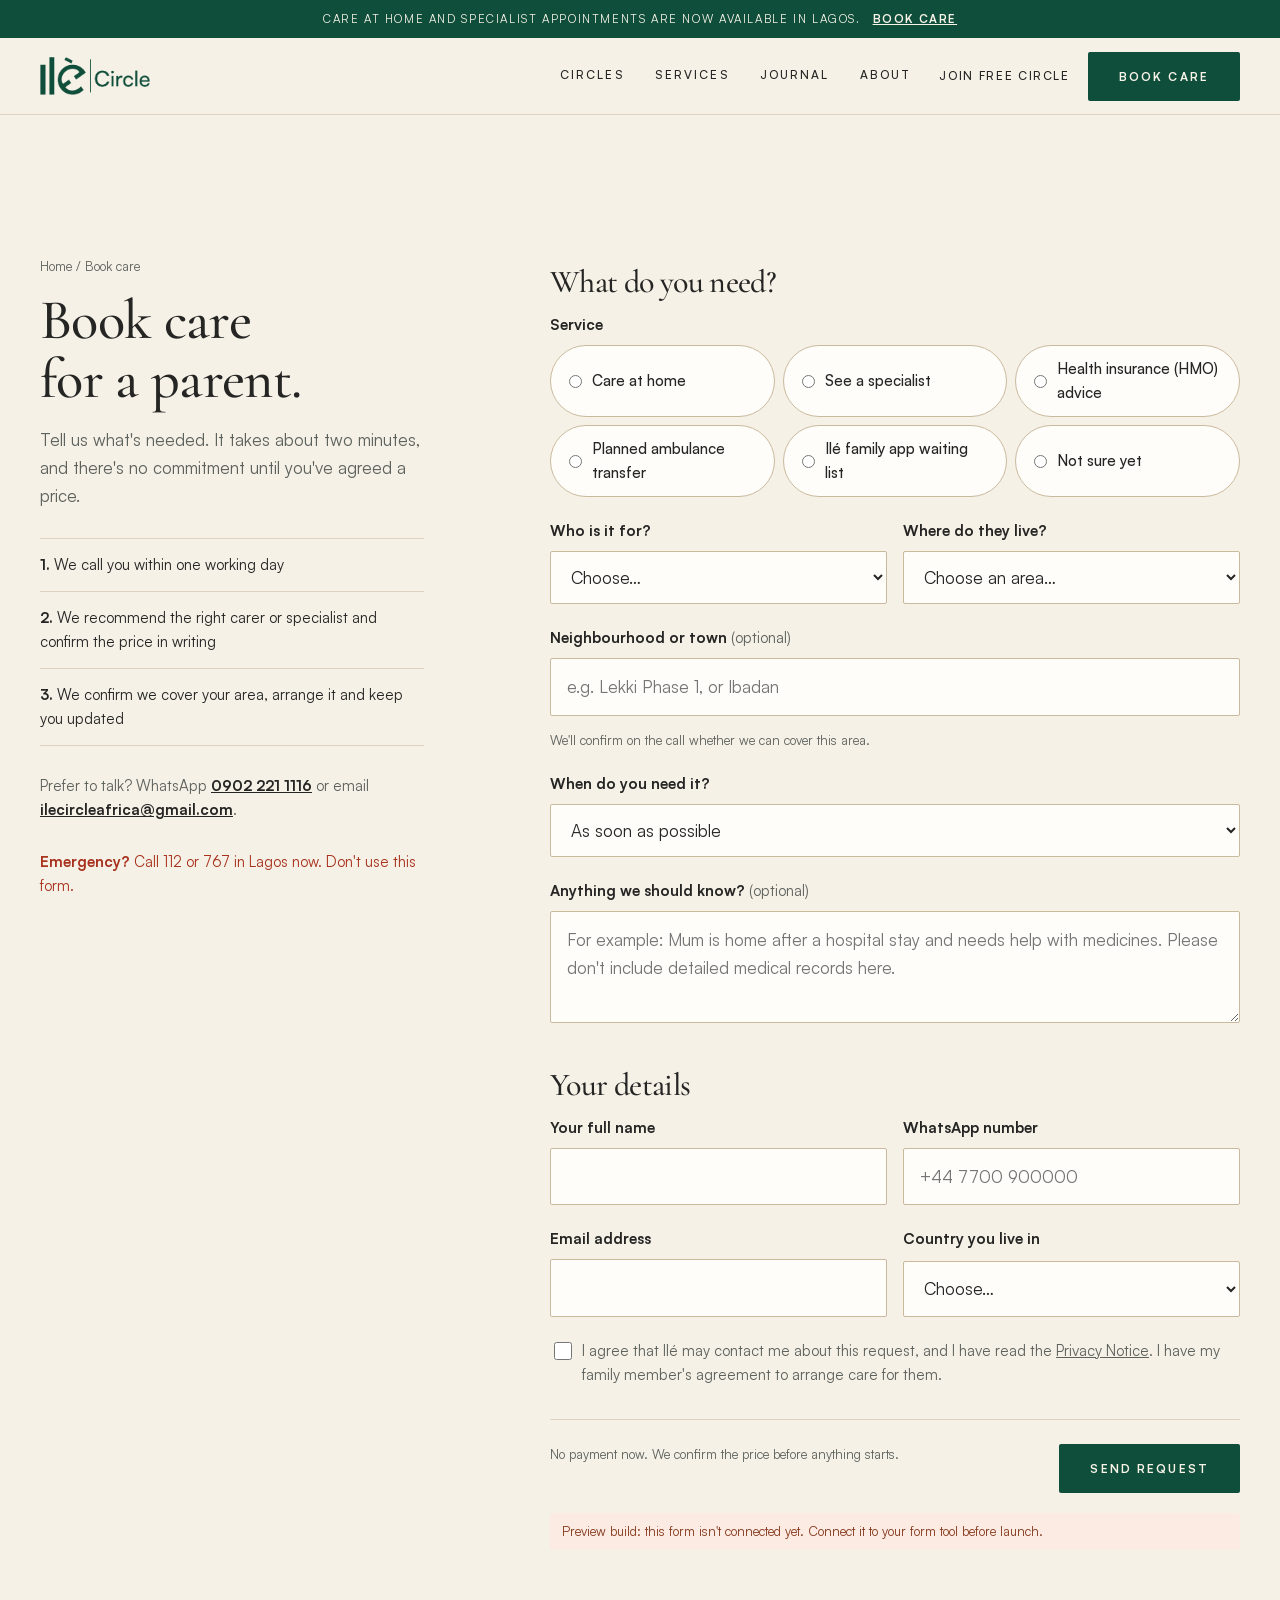
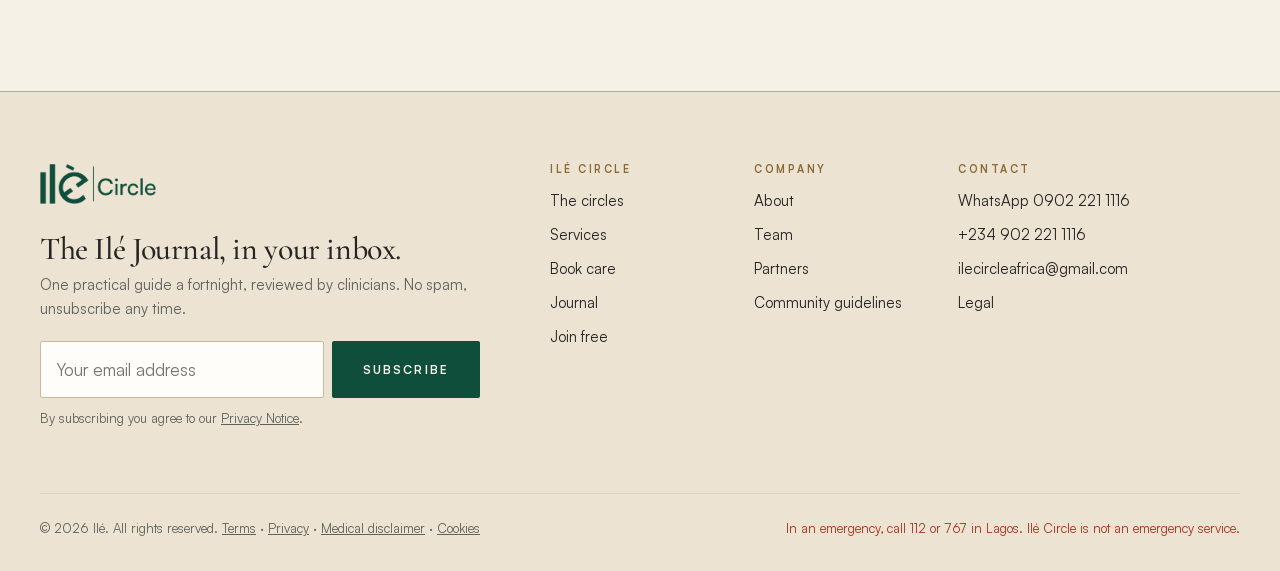
<file: request.html>
<!doctype html>
<html lang="en-GB">
<head>
<meta charset="utf-8">
<meta name="viewport" content="width=device-width, initial-scale=1, viewport-fit=cover">
<title>Book care · Ilé Circle</title>
<meta name="description" content="Book care at home, a specialist appointment or health insurance advice for your parent in Lagos. We call you back within one working day.">
<meta property="og:title" content="Book care for a parent in Lagos">
<meta property="og:description" content="Book care at home, a specialist appointment or health insurance advice for your parent in Lagos. We call you back within one working day.">
<meta property="og:image" content="images/couple-purple.jpg">
<meta property="og:type" content="website">
<meta name="twitter:card" content="summary_large_image">
<meta name="theme-color" content="#0F4E3A">

<link rel="icon" type="image/png" href="images/mark-green.png">

<link rel="stylesheet" href="assets/site.css">
</head>
<body>
<a class="skip" href="#main">Skip to content</a>
<div class="announce"><div class="wrap"><span>Care at home and specialist appointments are now available in Lagos.</span> <a href="request.html">Book care</a></div></div>
<header class="site-header">
  <div class="wrap">
    <a class="brand" href="index.html" aria-label="Ilé Circle home"><img class="on-light" src="images/logo-circle-green.png" alt="Ilé Circle" width="1190" height="410"><img class="on-dark" src="images/logo-circle-cream.png" alt="Ilé Circle" width="1190" height="410"></a>
    <nav class="nav" aria-label="Main"><a href="circles.html">Circles</a><a href="index.html#services">Services</a><a href="journal.html">Journal</a><a href="about.html">About</a></nav>
    <div class="header-cta"><a class="tel" href="join.html">Join free circle</a><a class="btn btn-primary" href="request.html">Book care</a></div>
    <button class="menu-btn" type="button" aria-expanded="false" aria-controls="drawer">Menu</button>
  </div>
  <div class="drawer" id="drawer"><div class="wrap"><nav aria-label="Mobile"><a href="circles.html">Circles</a><a href="index.html#services">Services</a><a href="journal.html">Journal</a><a href="about.html">About</a><a href="join.html">Join the free circle</a><a href="https://wa.me/2349022211116" target="_blank" rel="noopener">WhatsApp 0902 221 1116</a><a class="btn btn-primary" href="request.html">Book care for a parent</a></nav></div></div>
</header>
<main id="main">
<section class="section">
  <div class="wrap join-grid">
    <aside class="join-aside">
      <p class="crumbs"><a href="index.html">Home</a> / Book care</p>
      <h1>Book care for a parent.</h1>
      <p class="lede">Tell us what's needed. It takes about two minutes, and there's no commitment until you've agreed a price.</p>
      <ul>
        <li><b>1.</b> We call you within one working day</li>
        <li><b>2.</b> We recommend the right carer or specialist and confirm the price in writing</li>
        <li><b>3.</b> We confirm we cover your area, arrange it and keep you updated</li>
      </ul>
      <p class="contact">Prefer to talk? WhatsApp <a href="https://wa.me/2349022211116" target="_blank" rel="noopener">0902 221 1116</a> or email <a href="mailto:ilecircleafrica@gmail.com">ilecircleafrica@gmail.com</a>.</p>
      <p class="contact" style="color:var(--alert)"><b>Emergency?</b> Call 112 or 767 in Lagos now. Don't use this form.</p>
    </aside>

    <div class="join-main">
      <form id="request-form" novalidate>
        <div class="sr" aria-hidden="true"><label for="hp-req">Leave this empty</label><input id="hp-req" name="company_website" tabindex="-1" autocomplete="off"></div>
        <fieldset class="step">
          <legend>What do you need?</legend>
          <div class="field">
            <span class="label" id="lg-service">Service</span>
            <div class="choices svc-choices" role="radiogroup" aria-labelledby="lg-service">
              <label><input type="radio" name="service" value="care-at-home" required>Care at home</label>
              <label><input type="radio" name="service" value="specialist">See a specialist</label>
              <label><input type="radio" name="service" value="hmo">Health insurance (HMO) advice</label>
              <label><input type="radio" name="service" value="ambulance">Planned ambulance transfer</label>
              <label><input type="radio" name="service" value="app">Ilé family app waiting list</label>
              <label><input type="radio" name="service" value="not-sure">Not sure yet</label>
            </div>
          </div>
          <div class="field" data-show="specialist" hidden><label for="r-spec">Which specialist? <span class="opt">(if you know)</span></label>
            <select id="r-spec" name="specialist_type"><option value="">Not sure, please advise</option><option>Doctor (GP)</option><option>Cardiologist</option><option>Endocrinologist (diabetes)</option><option>Neurologist or neurosurgeon</option><option>Physiotherapist</option><option>Dietitian</option><option>Gynaecologist</option><option>Other</option></select></div>
          <div class="row2">
            <div class="field"><label for="r-for">Who is it for?</label>
              <select id="r-for" name="for_whom" required><option value="">Choose…</option><option>My mother</option><option>My father</option><option>Both parents</option><option>My spouse</option><option>Myself</option><option>Another relative</option></select></div>
            <div class="field"><label for="r-area">Where do they live?</label><select id="r-area" name="area" required><option value="">Choose an area…</option><option>Lekki</option><option>Ajah and Sangotedo</option><option>Victoria Island</option><option>Ikoyi</option><option>Lagos Island</option><option>Surulere</option><option>Yaba</option><option>Ikeja and Ikeja GRA</option><option>Maryland, Ogudu and Ojota</option><option>Gbagada</option><option>Magodo and Ketu</option><option>Festac and Amuwo-Odofin</option><option>Apapa</option><option>Ikorodu</option><option>Badagry</option><option>Epe and Ibeju-Lekki</option><option>Alimosho, Egbeda and Ikotun</option><option>Somewhere else in Lagos</option><option>Outside Lagos</option></select></div>
          </div>
          <div class="field" id="r-area-more"><label for="r-street">Neighbourhood or town <span class="opt">(optional)</span></label><input id="r-street" name="area_detail" placeholder="e.g. Lekki Phase 1, or Ibadan"></div>
          <p class="xs muted" style="margin-top:-8px">We'll confirm on the call whether we can cover this area.</p>
          <div class="field"><label for="r-when">When do you need it?</label>
            <select id="r-when" name="timing"><option>As soon as possible</option><option>Within a week</option><option>Within a month</option><option>Just exploring options</option></select></div>
          <div class="field"><label for="r-note">Anything we should know? <span class="opt">(optional)</span></label>
            <textarea id="r-note" name="note" rows="3" placeholder="For example: Mum is home after a hospital stay and needs help with medicines. Please don't include detailed medical records here."></textarea></div>
        </fieldset>

        <fieldset class="step" style="margin-top:36px">
          <legend>Your details</legend>
          <div class="row2">
            <div class="field"><label for="r-name">Your full name</label><input id="r-name" name="name" autocomplete="name" required></div>
            <div class="field"><label for="r-phone">WhatsApp number</label><input id="r-phone" name="whatsapp" type="tel" autocomplete="tel" placeholder="+44 7700 900000" required></div>
          </div>
          <div class="row2">
            <div class="field"><label for="r-email">Email address</label><input id="r-email" name="email" type="email" autocomplete="email" required></div>
            <div class="field"><label for="r-country">Country you live in</label>
              <select id="r-country" name="country" required><option value="">Choose…</option><option>Nigeria</option><option>United Kingdom</option><option>United States</option><option>Canada</option><option>Ireland</option><option>Another country</option></select></div>
          </div>
          <label class="consent" for="r-consent"><input type="checkbox" id="r-consent" name="consent" required><span>I agree that Ilé may contact me about this request, and I have read the <a href="legal.html#privacy">Privacy Notice</a>. I have my family member's agreement to arrange care for them.</span></label>
        </fieldset>

        <p class="form-msg" id="request-error" role="alert" hidden style="margin-top:20px"></p>
        <div class="form-nav"><span class="xs muted">No payment now. We confirm the price before anything starts.</span><button class="btn btn-primary" type="submit">Send request</button></div>
        <p class="preview-note" style="margin-top:20px">Preview build: this form isn't connected yet. Connect it to your form tool before launch.</p>
      </form>

      <div class="done-panel" id="request-done" hidden tabindex="-1">
        <p class="kicker">Request received</p>
        <h2>Thank you. We'll be in touch.</h2>
        <p class="muted" id="request-note">Preview: once the live site is connected, our team will call or WhatsApp you within one working day to talk through what's needed and confirm the price.</p>
        <dl id="request-summary"></dl>
        <p class="small muted">Need us sooner? WhatsApp 0902 221 1116.</p>
        <p style="margin-top:8px"><a class="link arrow" href="join.html">While you wait, join the free circle</a></p>
      </div>
    </div>
  </div>
</section>

</main>
<footer class="site-footer">
  <div class="wrap">
    <div class="foot-grid">
      <div class="foot-news">
        <img class="on-light" src="images/logo-circle-green.png" alt="Ilé Circle" width="1190" height="410"><img class="on-dark" src="images/logo-circle-cream.png" alt="Ilé Circle" width="1190" height="410">
        <h3>The Ilé Journal, in your inbox.</h3>
        <p>One practical guide a fortnight, reviewed by clinicians. No spam, unsubscribe any time.</p>
        <form class="news-form" novalidate><label class="sr" for="news-email">Email address</label><input id="news-email" type="email" placeholder="Your email address" autocomplete="email"><button class="btn btn-primary" type="submit">Subscribe</button></form>
        <p class="news-msg xs" role="status" style="margin-top:10px"></p>
        <p class="xs muted" style="margin-top:6px">By subscribing you agree to our <a href="legal.html#privacy">Privacy Notice</a>.</p>
      </div>
      <div class="foot-col"><h4>Ilé Circle</h4><ul><li><a href="circles.html">The circles</a></li><li><a href="index.html#services">Services</a></li><li><a href="request.html">Book care</a></li><li><a href="journal.html">Journal</a></li><li><a href="join.html">Join free</a></li></ul></div>
      <div class="foot-col"><h4>Company</h4><ul><li><a href="about.html">About</a></li><li><a href="about.html#team">Team</a></li><li><a href="about.html#partners">Partners</a></li><li><a href="about.html#guidelines">Community guidelines</a></li></ul></div>
      <div class="foot-col"><h4>Contact</h4><ul><li><a href="https://wa.me/2349022211116" target="_blank" rel="noopener">WhatsApp 0902 221 1116</a></li><li><a href="tel:+2349022211116">+234 902 221 1116</a></li><li><a href="mailto:ilecircleafrica@gmail.com">ilecircleafrica@gmail.com</a></li><li><a href="legal.html">Legal</a></li></ul></div>
    </div>
    <div class="foot-base">
      <span>© <span data-year>2026</span> Ilé. All rights reserved. <a href="legal.html#terms">Terms</a> · <a href="legal.html#privacy">Privacy</a> · <a href="legal.html#disclaimer">Medical disclaimer</a> · <a href="legal.html#cookies">Cookies</a></span>
      <span class="em">In an emergency, call 112 or 767 in Lagos. Ilé Circle is not an emergency service.</span>
    </div>
  </div>
</footer>
<div class="mbar"><a class="btn btn-primary" href="request.html">Book care</a><a class="btn btn-outline" href="https://wa.me/2349022211116" target="_blank" rel="noopener">WhatsApp</a></div>
<script src="assets/site.js" defer></script>
</body>
</html>
</file>
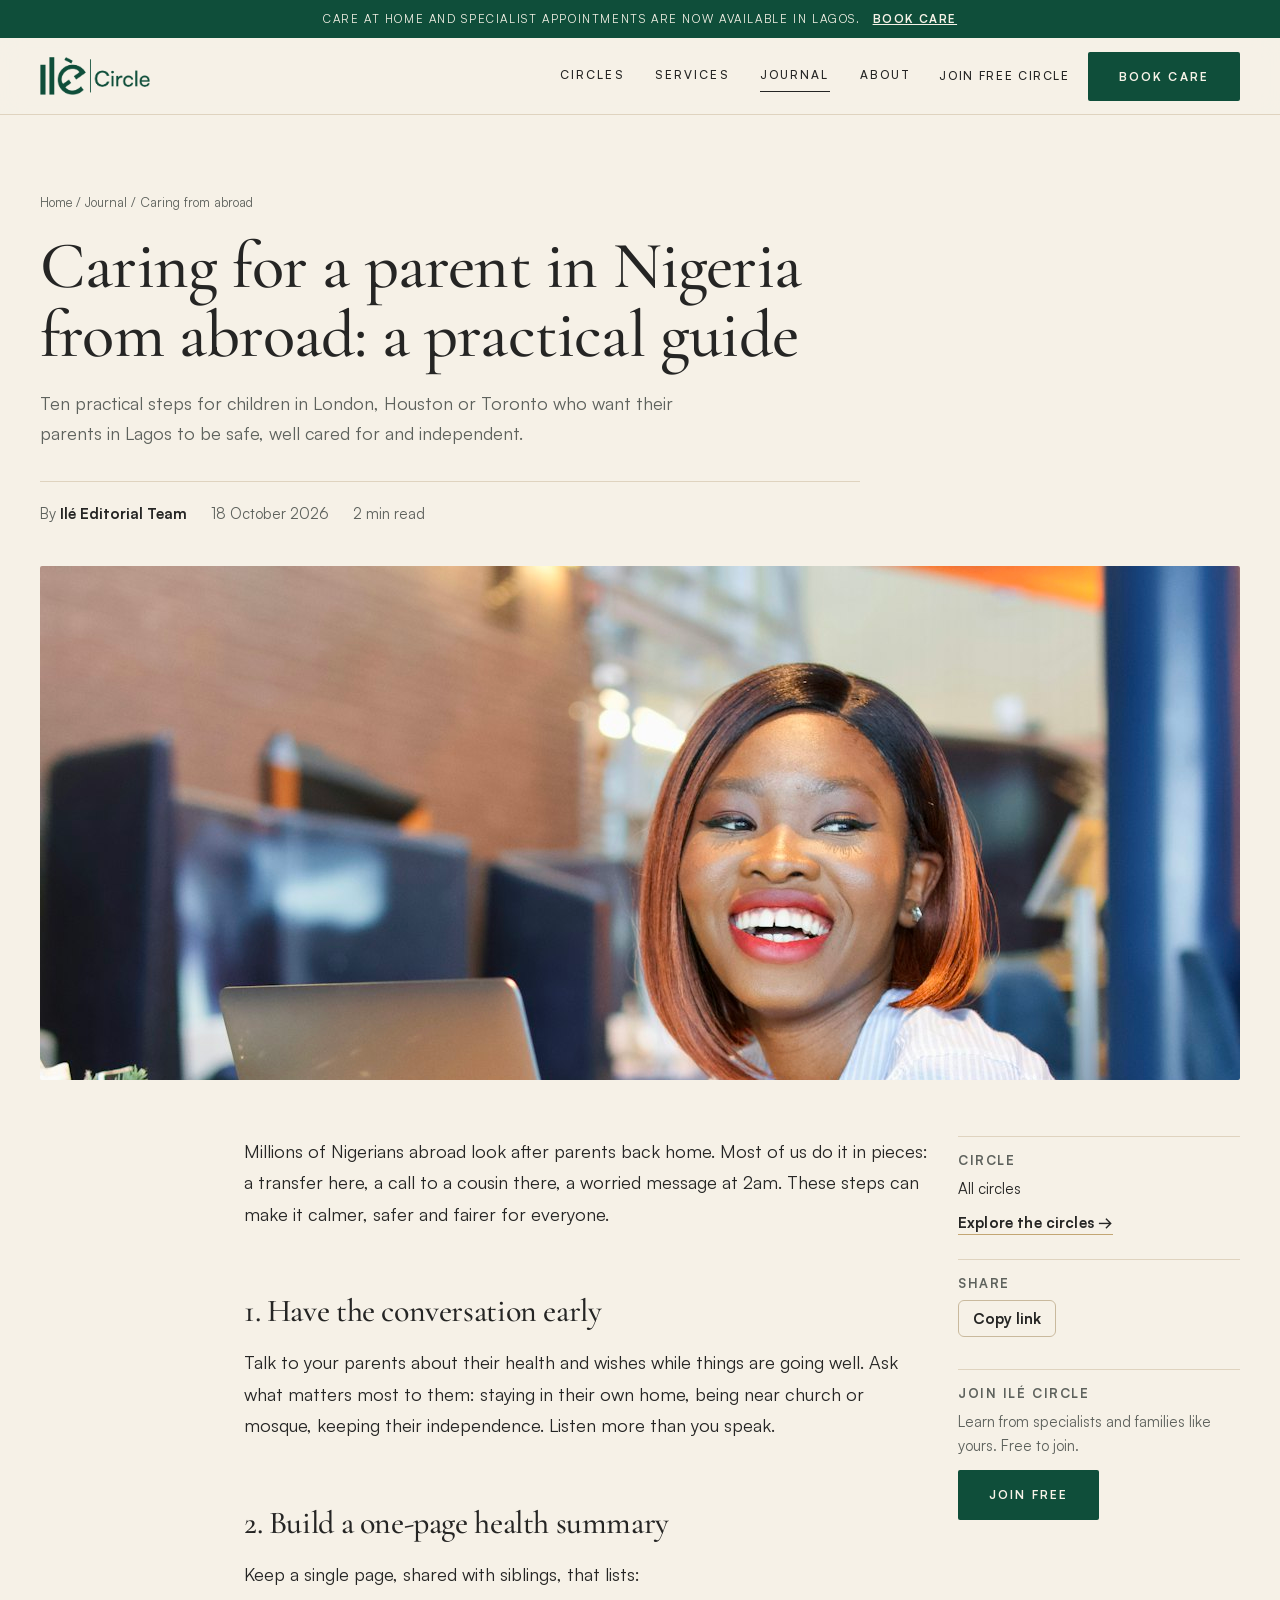
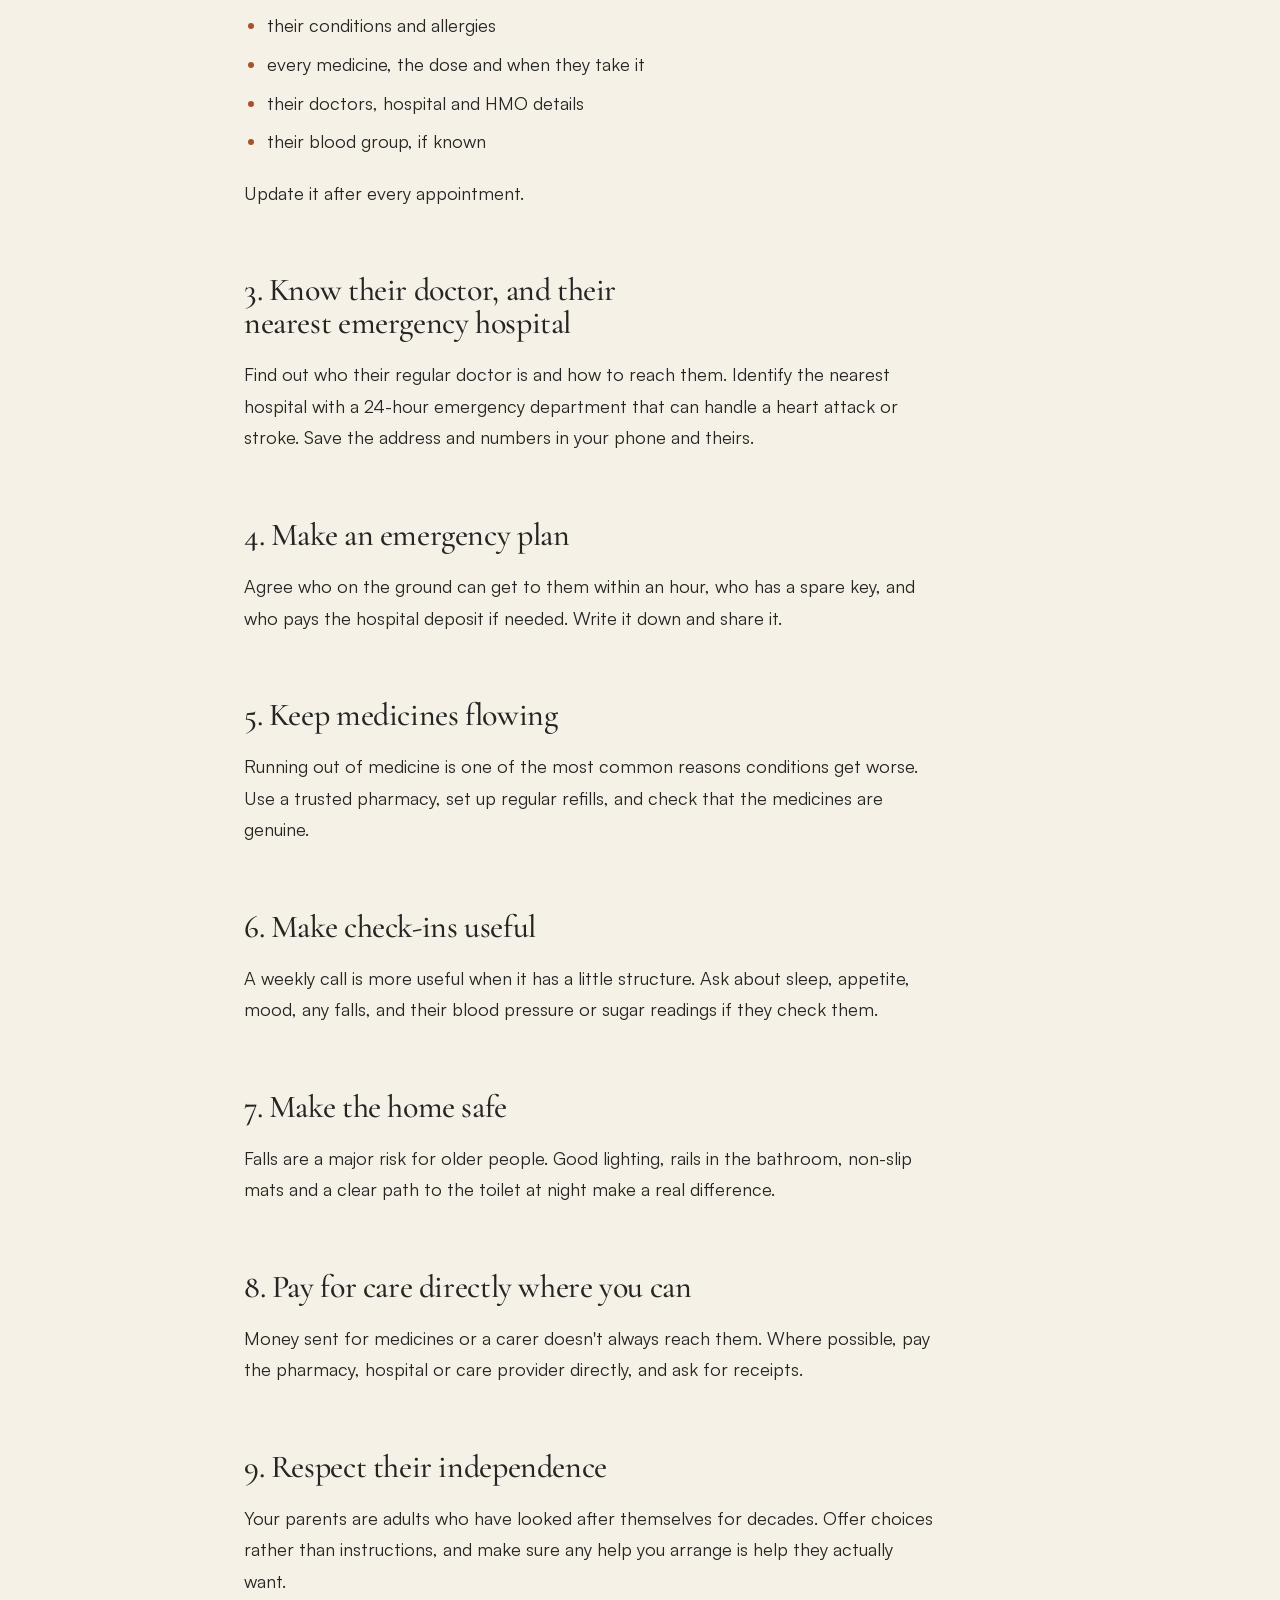
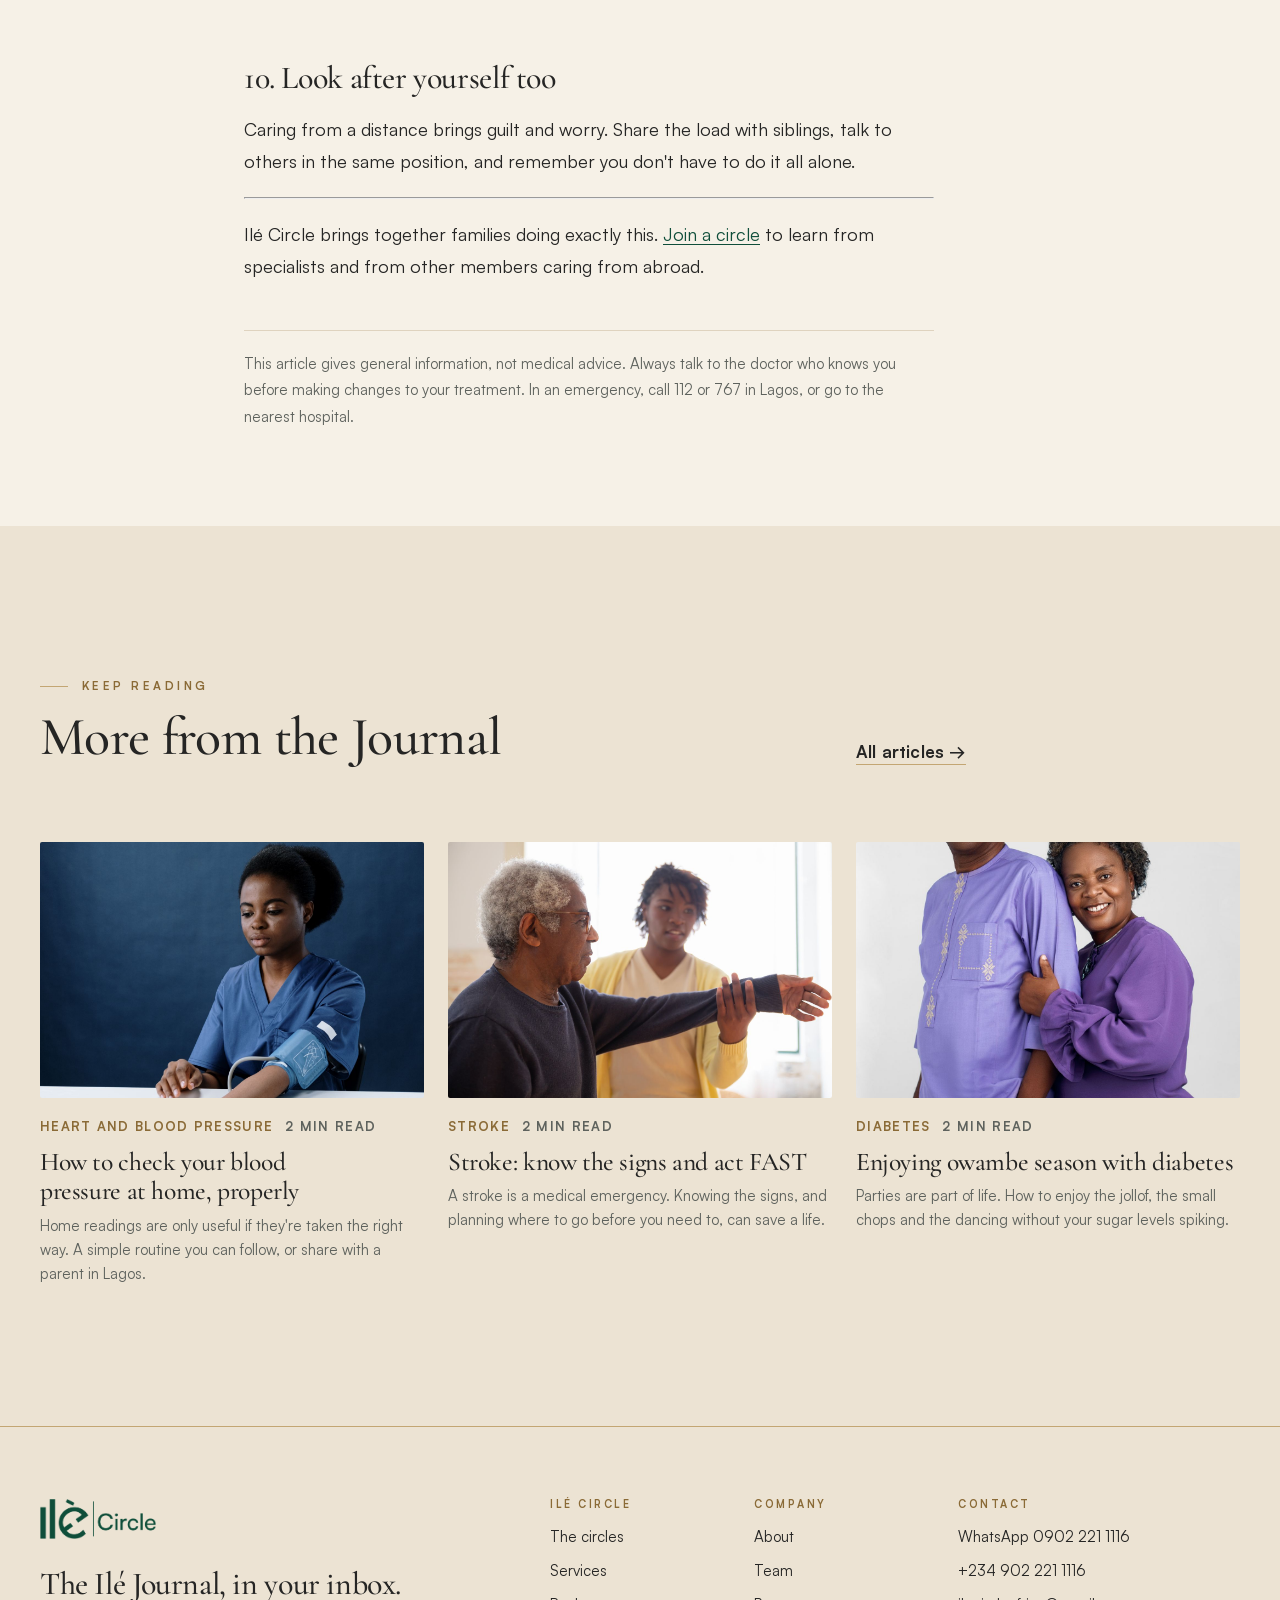
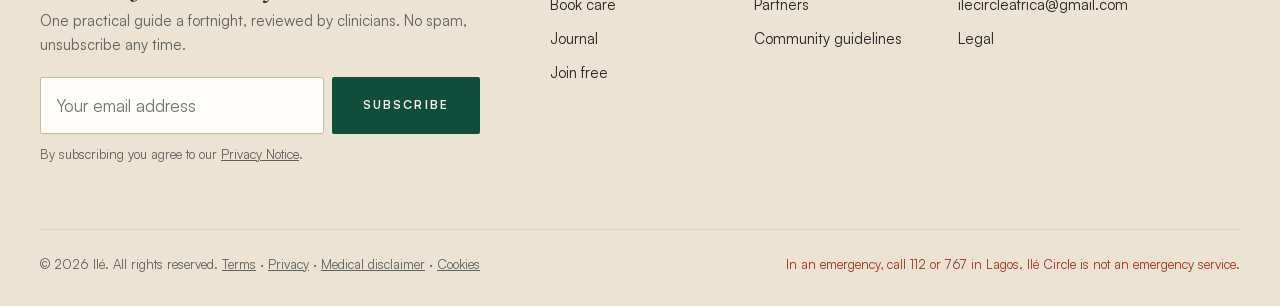
<file: journal/caring-for-a-parent-from-abroad.html>
<!doctype html>
<html lang="en-GB">
<head>
<meta charset="utf-8">
<meta name="viewport" content="width=device-width, initial-scale=1, viewport-fit=cover">
<title>Caring for a parent in Nigeria from abroad: a practical guide · Ilé Journal</title>
<meta name="description" content="Ten practical steps for children in London, Houston or Toronto who want their parents in Lagos to be safe, well cared for and independent.">
<meta property="og:title" content="Caring for a parent in Nigeria from abroad: a practical guide">
<meta property="og:description" content="Ten practical steps for children in London, Houston or Toronto who want their parents in Lagos to be safe, well cared for and independent.">
<meta property="og:image" content="../images/daughter-laptop.jpg">
<meta property="og:type" content="article">
<meta name="twitter:card" content="summary_large_image">
<meta name="theme-color" content="#0F4E3A">

<link rel="icon" type="image/png" href="../images/mark-green.png">
<script type="application/ld+json">{"@context":"https://schema.org","@type":"Article","headline":"Caring for a parent in Nigeria from abroad: a practical guide","description":"Ten practical steps for children in London, Houston or Toronto who want their parents in Lagos to be safe, well cared for and independent.","datePublished":"2026-10-18","author":{"@type":"Organization","name":"Ilé Editorial Team"},"publisher":{"@type":"Organization","name":"Ilé Circle"}}</script>
<link rel="stylesheet" href="../assets/site.css">
</head>
<body>
<a class="skip" href="#main">Skip to content</a>
<div class="announce"><div class="wrap"><span>Care at home and specialist appointments are now available in Lagos.</span> <a href="../request.html">Book care</a></div></div>
<header class="site-header">
  <div class="wrap">
    <a class="brand" href="../index.html" aria-label="Ilé Circle home"><img class="on-light" src="../images/logo-circle-green.png" alt="Ilé Circle" width="1190" height="410"><img class="on-dark" src="../images/logo-circle-cream.png" alt="Ilé Circle" width="1190" height="410"></a>
    <nav class="nav" aria-label="Main"><a href="../circles.html">Circles</a><a href="../index.html#services">Services</a><a href="../journal.html" aria-current="page">Journal</a><a href="../about.html">About</a></nav>
    <div class="header-cta"><a class="tel" href="../join.html">Join free circle</a><a class="btn btn-primary" href="../request.html">Book care</a></div>
    <button class="menu-btn" type="button" aria-expanded="false" aria-controls="drawer">Menu</button>
  </div>
  <div class="drawer" id="drawer"><div class="wrap"><nav aria-label="Mobile"><a href="../circles.html">Circles</a><a href="../index.html#services">Services</a><a href="../journal.html" aria-current="page">Journal</a><a href="../about.html">About</a><a href="../join.html">Join the free circle</a><a href="https://wa.me/2349022211116" target="_blank" rel="noopener">WhatsApp 0902 221 1116</a><a class="btn btn-primary" href="../request.html">Book care for a parent</a></nav></div></div>
</header>
<main id="main">
<article>
<header class="article-head"><div class="wrap"><div class="inner">
  <p class="crumbs"><a href="../index.html">Home</a> / <a href="../journal.html">Journal</a> / Caring from abroad</p>
  <h1>Caring for a parent in Nigeria from abroad: a practical guide</h1>
  <p class="lede">Ten practical steps for children in London, Houston or Toronto who want their parents in Lagos to be safe, well cared for and independent.</p>
  <div class="byline"><span>By <b>Ilé Editorial Team</b></span><span>18 October 2026</span><span>2 min read</span></div>
</div></div></header>
<div class="wrap"><div class="article-hero"><img src="../images/daughter-laptop.jpg" alt="A smiling young Nigerian professional working on a laptop"></div></div>
<div class="wrap article-body">
  <div class="prose">
<p>Millions of Nigerians abroad look after parents back home. Most of us do it in pieces: a transfer here, a call to a cousin there, a worried message at 2am. These steps can make it calmer, safer and fairer for everyone.</p>
<h2>1. Have the conversation early</h2>
<p>Talk to your parents about their health and wishes while things are going well. Ask what matters most to them: staying in their own home, being near church or mosque, keeping their independence. Listen more than you speak.</p>
<h2>2. Build a one-page health summary</h2>
<p>Keep a single page, shared with siblings, that lists:</p>
<ul><li>their conditions and allergies</li><li>every medicine, the dose and when they take it</li><li>their doctors, hospital and HMO details</li><li>their blood group, if known</li></ul>
<p>Update it after every appointment.</p>
<h2>3. Know their doctor, and their nearest emergency hospital</h2>
<p>Find out who their regular doctor is and how to reach them. Identify the nearest hospital with a 24-hour emergency department that can handle a heart attack or stroke. Save the address and numbers in your phone and theirs.</p>
<h2>4. Make an emergency plan</h2>
<p>Agree who on the ground can get to them within an hour, who has a spare key, and who pays the hospital deposit if needed. Write it down and share it.</p>
<h2>5. Keep medicines flowing</h2>
<p>Running out of medicine is one of the most common reasons conditions get worse. Use a trusted pharmacy, set up regular refills, and check that the medicines are genuine.</p>
<h2>6. Make check-ins useful</h2>
<p>A weekly call is more useful when it has a little structure. Ask about sleep, appetite, mood, any falls, and their blood pressure or sugar readings if they check them.</p>
<h2>7. Make the home safe</h2>
<p>Falls are a major risk for older people. Good lighting, rails in the bathroom, non-slip mats and a clear path to the toilet at night make a real difference.</p>
<h2>8. Pay for care directly where you can</h2>
<p>Money sent for medicines or a carer doesn't always reach them. Where possible, pay the pharmacy, hospital or care provider directly, and ask for receipts.</p>
<h2>9. Respect their independence</h2>
<p>Your parents are adults who have looked after themselves for decades. Offer choices rather than instructions, and make sure any help you arrange is help they actually want.</p>
<h2>10. Look after yourself too</h2>
<p>Caring from a distance brings guilt and worry. Share the load with siblings, talk to others in the same position, and remember you don't have to do it all alone.</p>
<hr>
<p>Ilé Circle brings together families doing exactly this. <a href="../join.html">Join a circle</a> to learn from specialists and from other members caring from abroad.</p>
    <p class="disclaimer">This article gives general information, not medical advice. Always talk to the doctor who knows you before making changes to your treatment. In an emergency, call 112 or 767 in Lagos, or go to the nearest hospital.</p>
  </div>
  <aside class="aside">
    <div class="box"><h4>Circle</h4><p>All circles</p><p style="margin-top:10px"><a class="link arrow" href="../circles.html">Explore the circles</a></p></div>
    <div class="box"><h4>Share</h4><button type="button" id="share-link">Copy link</button><p class="xs muted" id="share-status" role="status" style="margin-top:8px"></p></div>
    <div class="box"><h4>Join Ilé Circle</h4><p class="muted">Learn from specialists and families like yours. Free to join.</p><p style="margin-top:12px"><a class="btn btn-primary" href="../join.html">Join free</a></p></div>
  </aside>
</div>
</article>
<section class="section alt"><div class="wrap"><div class="head"><div><p class="kicker">Keep reading</p><h2>More from the Journal</h2></div><div><a class="link arrow" href="../journal.html">All articles</a></div></div><div class="cards"><a class="card" href="../journal/check-blood-pressure-at-home.html" data-cat="Heart and blood pressure"><div class="img"><img src="../images/condition-heart.jpg" alt="" loading="lazy"></div><div class="meta"><span class="cat">Heart and blood pressure</span><span>2 min read</span></div><h3>How to check your blood pressure at home, properly</h3><p>Home readings are only useful if they're taken the right way. A simple routine you can follow, or share with a parent in Lagos.</p></a><a class="card" href="../journal/stroke-act-fast.html" data-cat="Stroke"><div class="img"><img src="../images/condition-stroke.jpg" alt="" loading="lazy"></div><div class="meta"><span class="cat">Stroke</span><span>2 min read</span></div><h3>Stroke: know the signs and act FAST</h3><p>A stroke is a medical emergency. Knowing the signs, and planning where to go before you need to, can save a life.</p></a><a class="card" href="../journal/owambe-with-diabetes.html" data-cat="Diabetes"><div class="img"><img src="../images/couple-purple-2.jpg" alt="" loading="lazy"></div><div class="meta"><span class="cat">Diabetes</span><span>2 min read</span></div><h3>Enjoying owambe season with diabetes</h3><p>Parties are part of life. How to enjoy the jollof, the small chops and the dancing without your sugar levels spiking.</p></a></div></div></section>
</main>
<footer class="site-footer">
  <div class="wrap">
    <div class="foot-grid">
      <div class="foot-news">
        <img class="on-light" src="../images/logo-circle-green.png" alt="Ilé Circle" width="1190" height="410"><img class="on-dark" src="../images/logo-circle-cream.png" alt="Ilé Circle" width="1190" height="410">
        <h3>The Ilé Journal, in your inbox.</h3>
        <p>One practical guide a fortnight, reviewed by clinicians. No spam, unsubscribe any time.</p>
        <form class="news-form" novalidate><label class="sr" for="news-email">Email address</label><input id="news-email" type="email" placeholder="Your email address" autocomplete="email"><button class="btn btn-primary" type="submit">Subscribe</button></form>
        <p class="news-msg xs" role="status" style="margin-top:10px"></p>
        <p class="xs muted" style="margin-top:6px">By subscribing you agree to our <a href="../legal.html#privacy">Privacy Notice</a>.</p>
      </div>
      <div class="foot-col"><h4>Ilé Circle</h4><ul><li><a href="../circles.html">The circles</a></li><li><a href="../index.html#services">Services</a></li><li><a href="../request.html">Book care</a></li><li><a href="../journal.html">Journal</a></li><li><a href="../join.html">Join free</a></li></ul></div>
      <div class="foot-col"><h4>Company</h4><ul><li><a href="../about.html">About</a></li><li><a href="../about.html#team">Team</a></li><li><a href="../about.html#partners">Partners</a></li><li><a href="../about.html#guidelines">Community guidelines</a></li></ul></div>
      <div class="foot-col"><h4>Contact</h4><ul><li><a href="https://wa.me/2349022211116" target="_blank" rel="noopener">WhatsApp 0902 221 1116</a></li><li><a href="tel:+2349022211116">+234 902 221 1116</a></li><li><a href="mailto:ilecircleafrica@gmail.com">ilecircleafrica@gmail.com</a></li><li><a href="../legal.html">Legal</a></li></ul></div>
    </div>
    <div class="foot-base">
      <span>© <span data-year>2026</span> Ilé. All rights reserved. <a href="../legal.html#terms">Terms</a> · <a href="../legal.html#privacy">Privacy</a> · <a href="../legal.html#disclaimer">Medical disclaimer</a> · <a href="../legal.html#cookies">Cookies</a></span>
      <span class="em">In an emergency, call 112 or 767 in Lagos. Ilé Circle is not an emergency service.</span>
    </div>
  </div>
</footer>
<div class="mbar"><a class="btn btn-primary" href="../request.html">Book care</a><a class="btn btn-outline" href="https://wa.me/2349022211116" target="_blank" rel="noopener">WhatsApp</a></div>
<script src="../assets/site.js" defer></script>
</body>
</html>
</file>
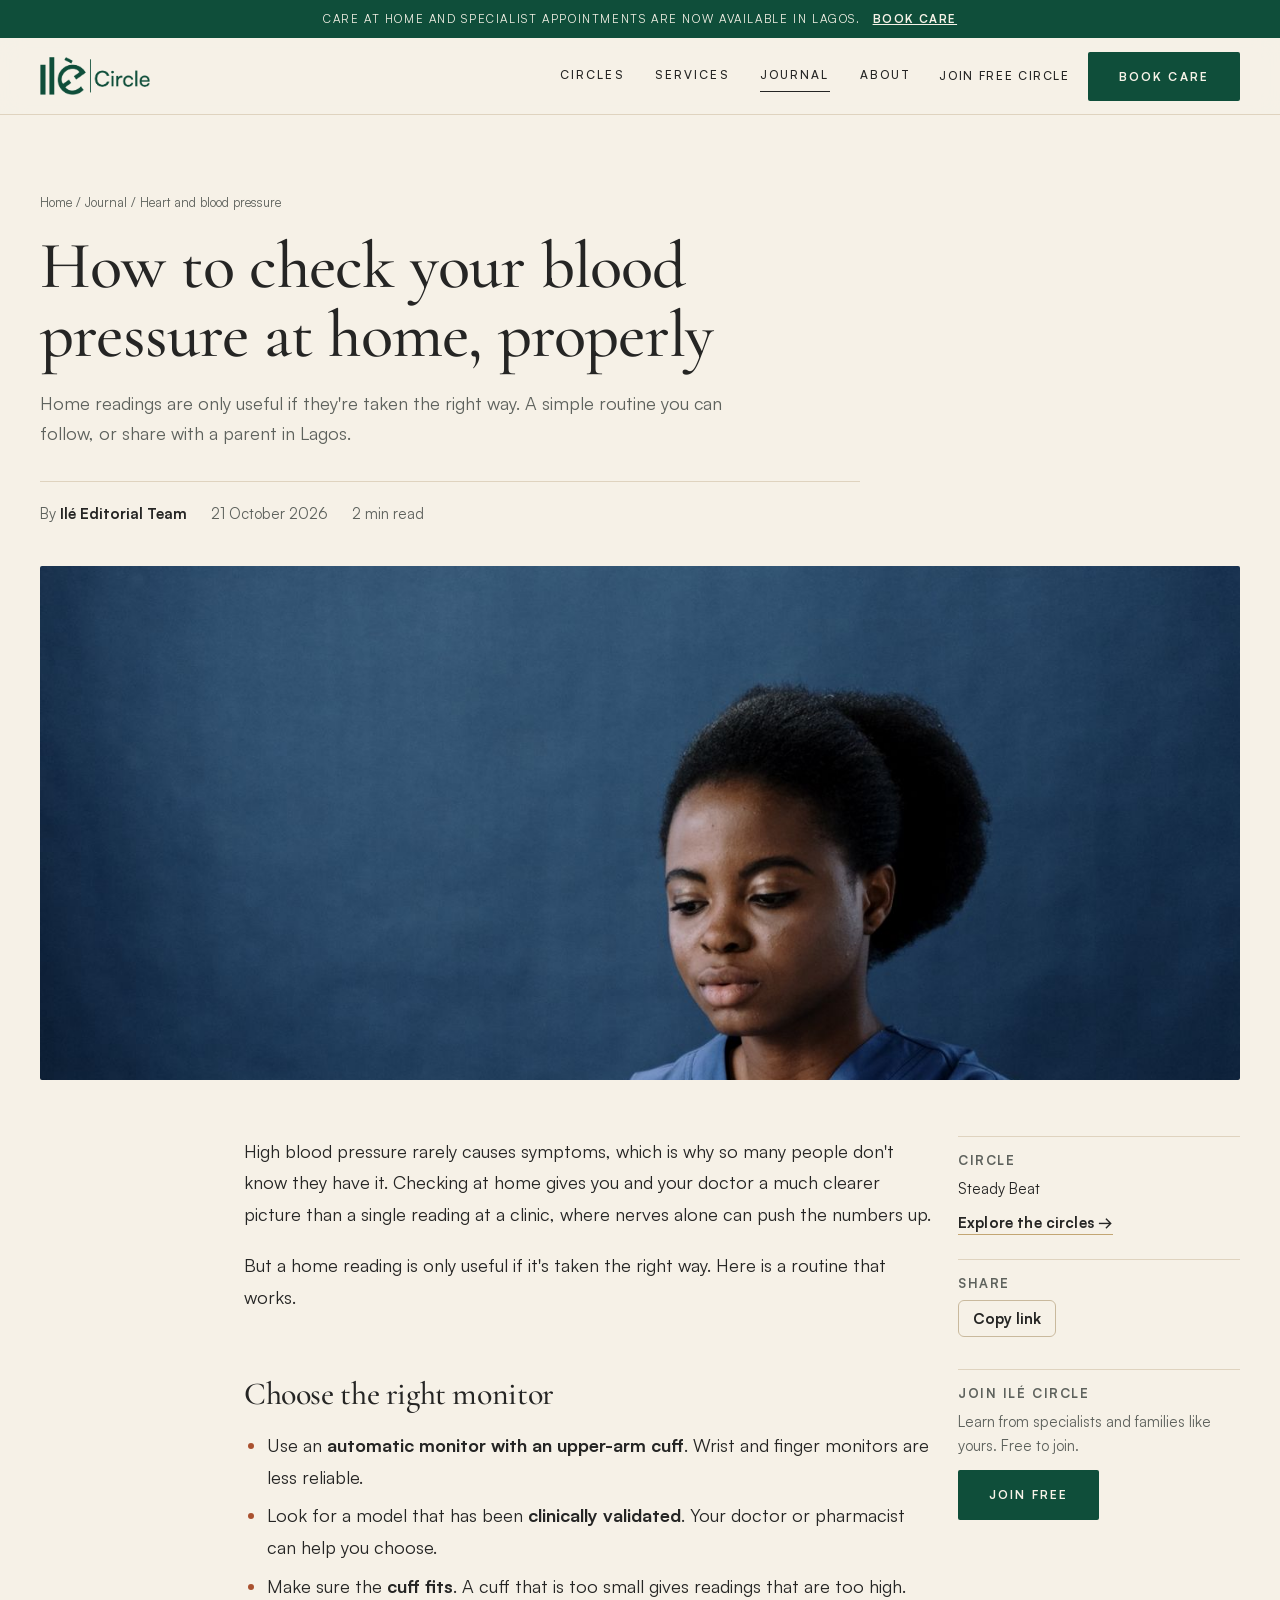
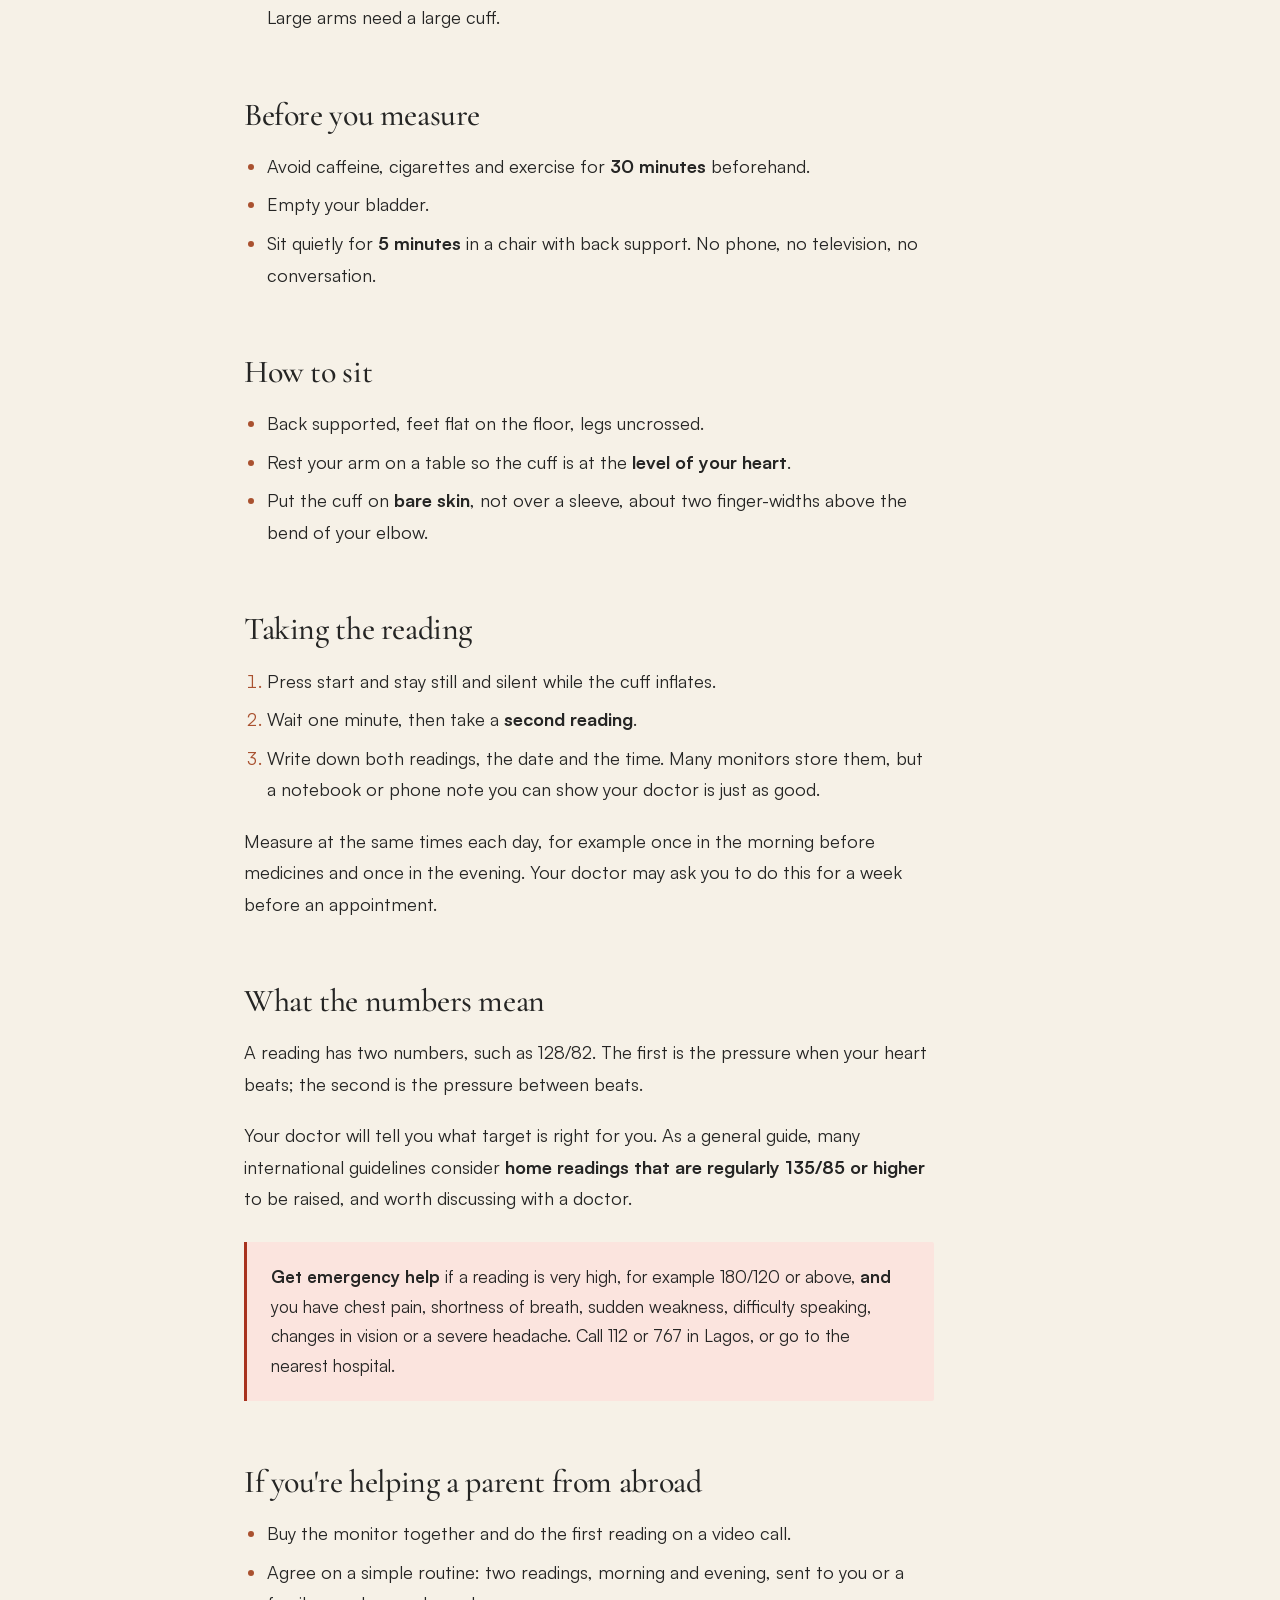
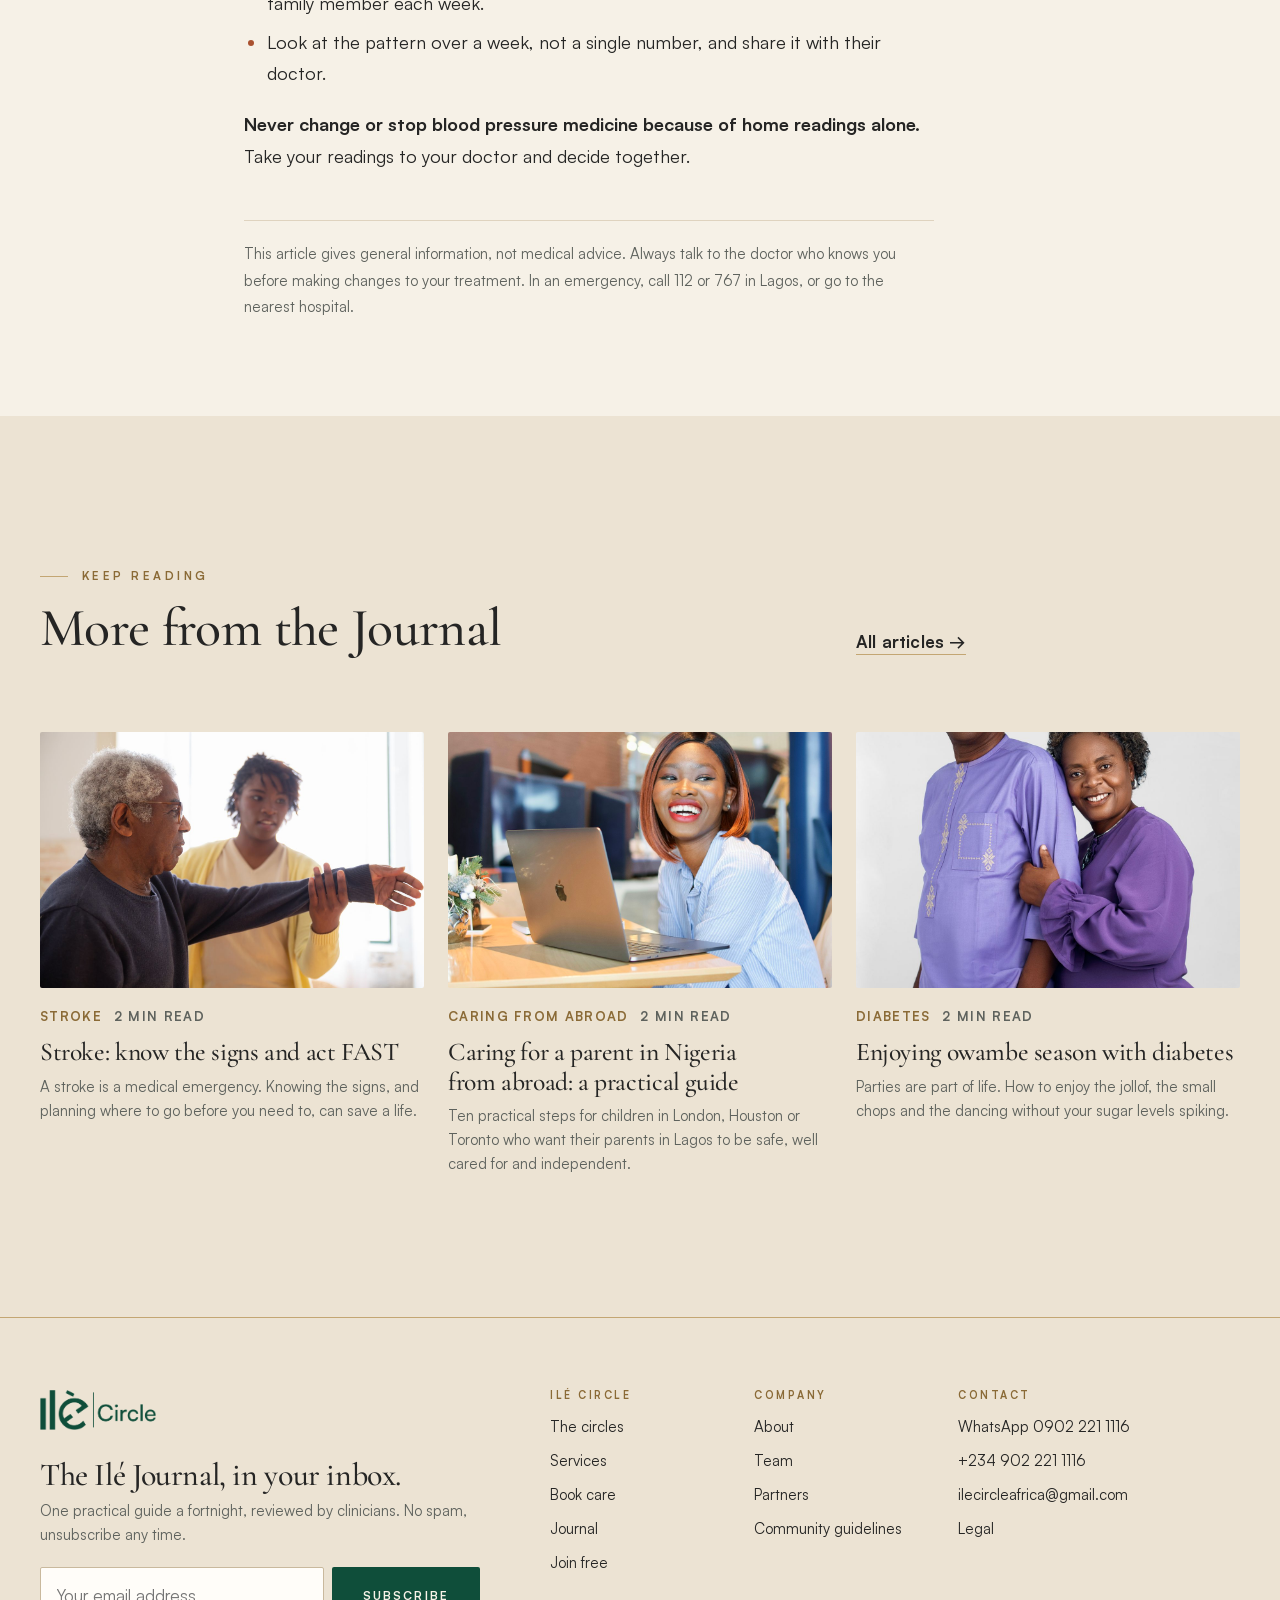
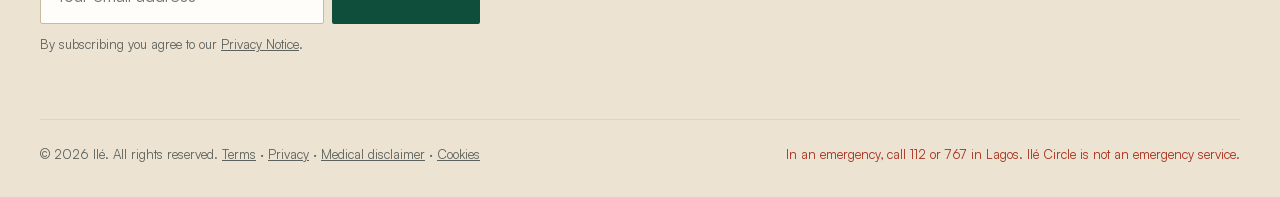
<file: journal/check-blood-pressure-at-home.html>
<!doctype html>
<html lang="en-GB">
<head>
<meta charset="utf-8">
<meta name="viewport" content="width=device-width, initial-scale=1, viewport-fit=cover">
<title>How to check your blood pressure at home, properly · Ilé Journal</title>
<meta name="description" content="Home readings are only useful if they're taken the right way. A simple routine you can follow, or share with a parent in Lagos.">
<meta property="og:title" content="How to check your blood pressure at home, properly">
<meta property="og:description" content="Home readings are only useful if they're taken the right way. A simple routine you can follow, or share with a parent in Lagos.">
<meta property="og:image" content="../images/condition-heart.jpg">
<meta property="og:type" content="article">
<meta name="twitter:card" content="summary_large_image">
<meta name="theme-color" content="#0F4E3A">

<link rel="icon" type="image/png" href="../images/mark-green.png">
<script type="application/ld+json">{"@context":"https://schema.org","@type":"Article","headline":"How to check your blood pressure at home, properly","description":"Home readings are only useful if they're taken the right way. A simple routine you can follow, or share with a parent in Lagos.","datePublished":"2026-10-21","author":{"@type":"Organization","name":"Ilé Editorial Team"},"publisher":{"@type":"Organization","name":"Ilé Circle"}}</script>
<link rel="stylesheet" href="../assets/site.css">
</head>
<body>
<a class="skip" href="#main">Skip to content</a>
<div class="announce"><div class="wrap"><span>Care at home and specialist appointments are now available in Lagos.</span> <a href="../request.html">Book care</a></div></div>
<header class="site-header">
  <div class="wrap">
    <a class="brand" href="../index.html" aria-label="Ilé Circle home"><img class="on-light" src="../images/logo-circle-green.png" alt="Ilé Circle" width="1190" height="410"><img class="on-dark" src="../images/logo-circle-cream.png" alt="Ilé Circle" width="1190" height="410"></a>
    <nav class="nav" aria-label="Main"><a href="../circles.html">Circles</a><a href="../index.html#services">Services</a><a href="../journal.html" aria-current="page">Journal</a><a href="../about.html">About</a></nav>
    <div class="header-cta"><a class="tel" href="../join.html">Join free circle</a><a class="btn btn-primary" href="../request.html">Book care</a></div>
    <button class="menu-btn" type="button" aria-expanded="false" aria-controls="drawer">Menu</button>
  </div>
  <div class="drawer" id="drawer"><div class="wrap"><nav aria-label="Mobile"><a href="../circles.html">Circles</a><a href="../index.html#services">Services</a><a href="../journal.html" aria-current="page">Journal</a><a href="../about.html">About</a><a href="../join.html">Join the free circle</a><a href="https://wa.me/2349022211116" target="_blank" rel="noopener">WhatsApp 0902 221 1116</a><a class="btn btn-primary" href="../request.html">Book care for a parent</a></nav></div></div>
</header>
<main id="main">
<article>
<header class="article-head"><div class="wrap"><div class="inner">
  <p class="crumbs"><a href="../index.html">Home</a> / <a href="../journal.html">Journal</a> / Heart and blood pressure</p>
  <h1>How to check your blood pressure at home, properly</h1>
  <p class="lede">Home readings are only useful if they're taken the right way. A simple routine you can follow, or share with a parent in Lagos.</p>
  <div class="byline"><span>By <b>Ilé Editorial Team</b></span><span>21 October 2026</span><span>2 min read</span></div>
</div></div></header>
<div class="wrap"><div class="article-hero"><img src="../images/condition-heart.jpg" alt="A woman checking her blood pressure with an arm cuff"></div></div>
<div class="wrap article-body">
  <div class="prose">
<p>High blood pressure rarely causes symptoms, which is why so many people don't know they have it. Checking at home gives you and your doctor a much clearer picture than a single reading at a clinic, where nerves alone can push the numbers up.</p>
<p>But a home reading is only useful if it's taken the right way. Here is a routine that works.</p>
<h2>Choose the right monitor</h2>
<ul><li>Use an <strong>automatic monitor with an upper-arm cuff</strong>. Wrist and finger monitors are less reliable.</li><li>Look for a model that has been <strong>clinically validated</strong>. Your doctor or pharmacist can help you choose.</li><li>Make sure the <strong>cuff fits</strong>. A cuff that is too small gives readings that are too high. Large arms need a large cuff.</li></ul>
<h2>Before you measure</h2>
<ul><li>Avoid caffeine, cigarettes and exercise for <strong>30 minutes</strong> beforehand.</li><li>Empty your bladder.</li><li>Sit quietly for <strong>5 minutes</strong> in a chair with back support. No phone, no television, no conversation.</li></ul>
<h2>How to sit</h2>
<ul><li>Back supported, feet flat on the floor, legs uncrossed.</li><li>Rest your arm on a table so the cuff is at the <strong>level of your heart</strong>.</li><li>Put the cuff on <strong>bare skin</strong>, not over a sleeve, about two finger-widths above the bend of your elbow.</li></ul>
<h2>Taking the reading</h2>
<ol><li>Press start and stay still and silent while the cuff inflates.</li><li>Wait one minute, then take a <strong>second reading</strong>.</li><li>Write down both readings, the date and the time. Many monitors store them, but a notebook or phone note you can show your doctor is just as good.</li></ol>
<p>Measure at the same times each day, for example once in the morning before medicines and once in the evening. Your doctor may ask you to do this for a week before an appointment.</p>
<h2>What the numbers mean</h2>
<p>A reading has two numbers, such as 128/82. The first is the pressure when your heart beats; the second is the pressure between beats.</p>
<p>Your doctor will tell you what target is right for you. As a general guide, many international guidelines consider <strong>home readings that are regularly 135/85 or higher</strong> to be raised, and worth discussing with a doctor.</p>
<blockquote class="warn"><p><strong>Get emergency help</strong> if a reading is very high, for example 180/120 or above, <strong>and</strong> you have chest pain, shortness of breath, sudden weakness, difficulty speaking, changes in vision or a severe headache. Call 112 or 767 in Lagos, or go to the nearest hospital.</p></blockquote>
<h2>If you're helping a parent from abroad</h2>
<ul><li>Buy the monitor together and do the first reading on a video call.</li><li>Agree on a simple routine: two readings, morning and evening, sent to you or a family member each week.</li><li>Look at the pattern over a week, not a single number, and share it with their doctor.</li></ul>
<p><strong>Never change or stop blood pressure medicine because of home readings alone.</strong> Take your readings to your doctor and decide together.</p>
    <p class="disclaimer">This article gives general information, not medical advice. Always talk to the doctor who knows you before making changes to your treatment. In an emergency, call 112 or 767 in Lagos, or go to the nearest hospital.</p>
  </div>
  <aside class="aside">
    <div class="box"><h4>Circle</h4><p>Steady Beat</p><p style="margin-top:10px"><a class="link arrow" href="../circles.html">Explore the circles</a></p></div>
    <div class="box"><h4>Share</h4><button type="button" id="share-link">Copy link</button><p class="xs muted" id="share-status" role="status" style="margin-top:8px"></p></div>
    <div class="box"><h4>Join Ilé Circle</h4><p class="muted">Learn from specialists and families like yours. Free to join.</p><p style="margin-top:12px"><a class="btn btn-primary" href="../join.html">Join free</a></p></div>
  </aside>
</div>
</article>
<section class="section alt"><div class="wrap"><div class="head"><div><p class="kicker">Keep reading</p><h2>More from the Journal</h2></div><div><a class="link arrow" href="../journal.html">All articles</a></div></div><div class="cards"><a class="card" href="../journal/stroke-act-fast.html" data-cat="Stroke"><div class="img"><img src="../images/condition-stroke.jpg" alt="" loading="lazy"></div><div class="meta"><span class="cat">Stroke</span><span>2 min read</span></div><h3>Stroke: know the signs and act FAST</h3><p>A stroke is a medical emergency. Knowing the signs, and planning where to go before you need to, can save a life.</p></a><a class="card" href="../journal/caring-for-a-parent-from-abroad.html" data-cat="Caring from abroad"><div class="img"><img src="../images/daughter-laptop.jpg" alt="" loading="lazy"></div><div class="meta"><span class="cat">Caring from abroad</span><span>2 min read</span></div><h3>Caring for a parent in Nigeria from abroad: a practical guide</h3><p>Ten practical steps for children in London, Houston or Toronto who want their parents in Lagos to be safe, well cared for and independent.</p></a><a class="card" href="../journal/owambe-with-diabetes.html" data-cat="Diabetes"><div class="img"><img src="../images/couple-purple-2.jpg" alt="" loading="lazy"></div><div class="meta"><span class="cat">Diabetes</span><span>2 min read</span></div><h3>Enjoying owambe season with diabetes</h3><p>Parties are part of life. How to enjoy the jollof, the small chops and the dancing without your sugar levels spiking.</p></a></div></div></section>
</main>
<footer class="site-footer">
  <div class="wrap">
    <div class="foot-grid">
      <div class="foot-news">
        <img class="on-light" src="../images/logo-circle-green.png" alt="Ilé Circle" width="1190" height="410"><img class="on-dark" src="../images/logo-circle-cream.png" alt="Ilé Circle" width="1190" height="410">
        <h3>The Ilé Journal, in your inbox.</h3>
        <p>One practical guide a fortnight, reviewed by clinicians. No spam, unsubscribe any time.</p>
        <form class="news-form" novalidate><label class="sr" for="news-email">Email address</label><input id="news-email" type="email" placeholder="Your email address" autocomplete="email"><button class="btn btn-primary" type="submit">Subscribe</button></form>
        <p class="news-msg xs" role="status" style="margin-top:10px"></p>
        <p class="xs muted" style="margin-top:6px">By subscribing you agree to our <a href="../legal.html#privacy">Privacy Notice</a>.</p>
      </div>
      <div class="foot-col"><h4>Ilé Circle</h4><ul><li><a href="../circles.html">The circles</a></li><li><a href="../index.html#services">Services</a></li><li><a href="../request.html">Book care</a></li><li><a href="../journal.html">Journal</a></li><li><a href="../join.html">Join free</a></li></ul></div>
      <div class="foot-col"><h4>Company</h4><ul><li><a href="../about.html">About</a></li><li><a href="../about.html#team">Team</a></li><li><a href="../about.html#partners">Partners</a></li><li><a href="../about.html#guidelines">Community guidelines</a></li></ul></div>
      <div class="foot-col"><h4>Contact</h4><ul><li><a href="https://wa.me/2349022211116" target="_blank" rel="noopener">WhatsApp 0902 221 1116</a></li><li><a href="tel:+2349022211116">+234 902 221 1116</a></li><li><a href="mailto:ilecircleafrica@gmail.com">ilecircleafrica@gmail.com</a></li><li><a href="../legal.html">Legal</a></li></ul></div>
    </div>
    <div class="foot-base">
      <span>© <span data-year>2026</span> Ilé. All rights reserved. <a href="../legal.html#terms">Terms</a> · <a href="../legal.html#privacy">Privacy</a> · <a href="../legal.html#disclaimer">Medical disclaimer</a> · <a href="../legal.html#cookies">Cookies</a></span>
      <span class="em">In an emergency, call 112 or 767 in Lagos. Ilé Circle is not an emergency service.</span>
    </div>
  </div>
</footer>
<div class="mbar"><a class="btn btn-primary" href="../request.html">Book care</a><a class="btn btn-outline" href="https://wa.me/2349022211116" target="_blank" rel="noopener">WhatsApp</a></div>
<script src="../assets/site.js" defer></script>
</body>
</html>
</file>
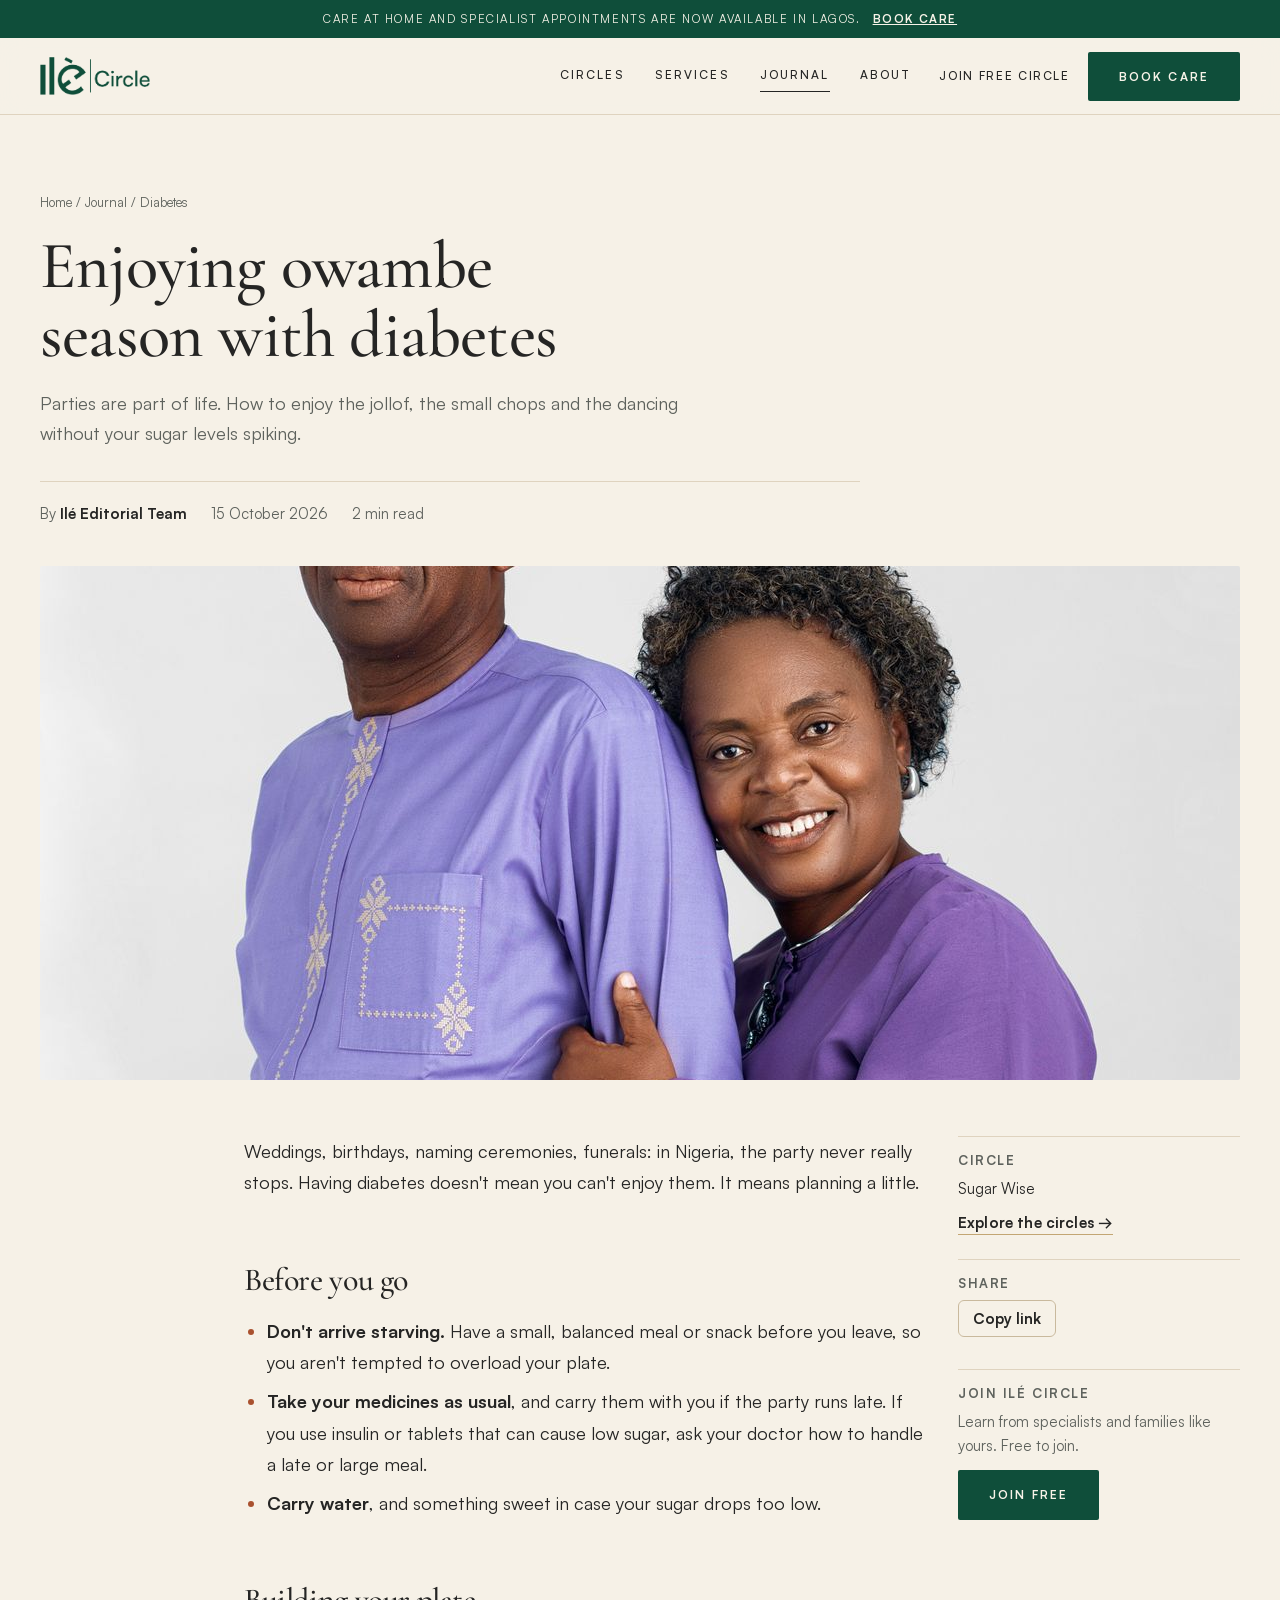
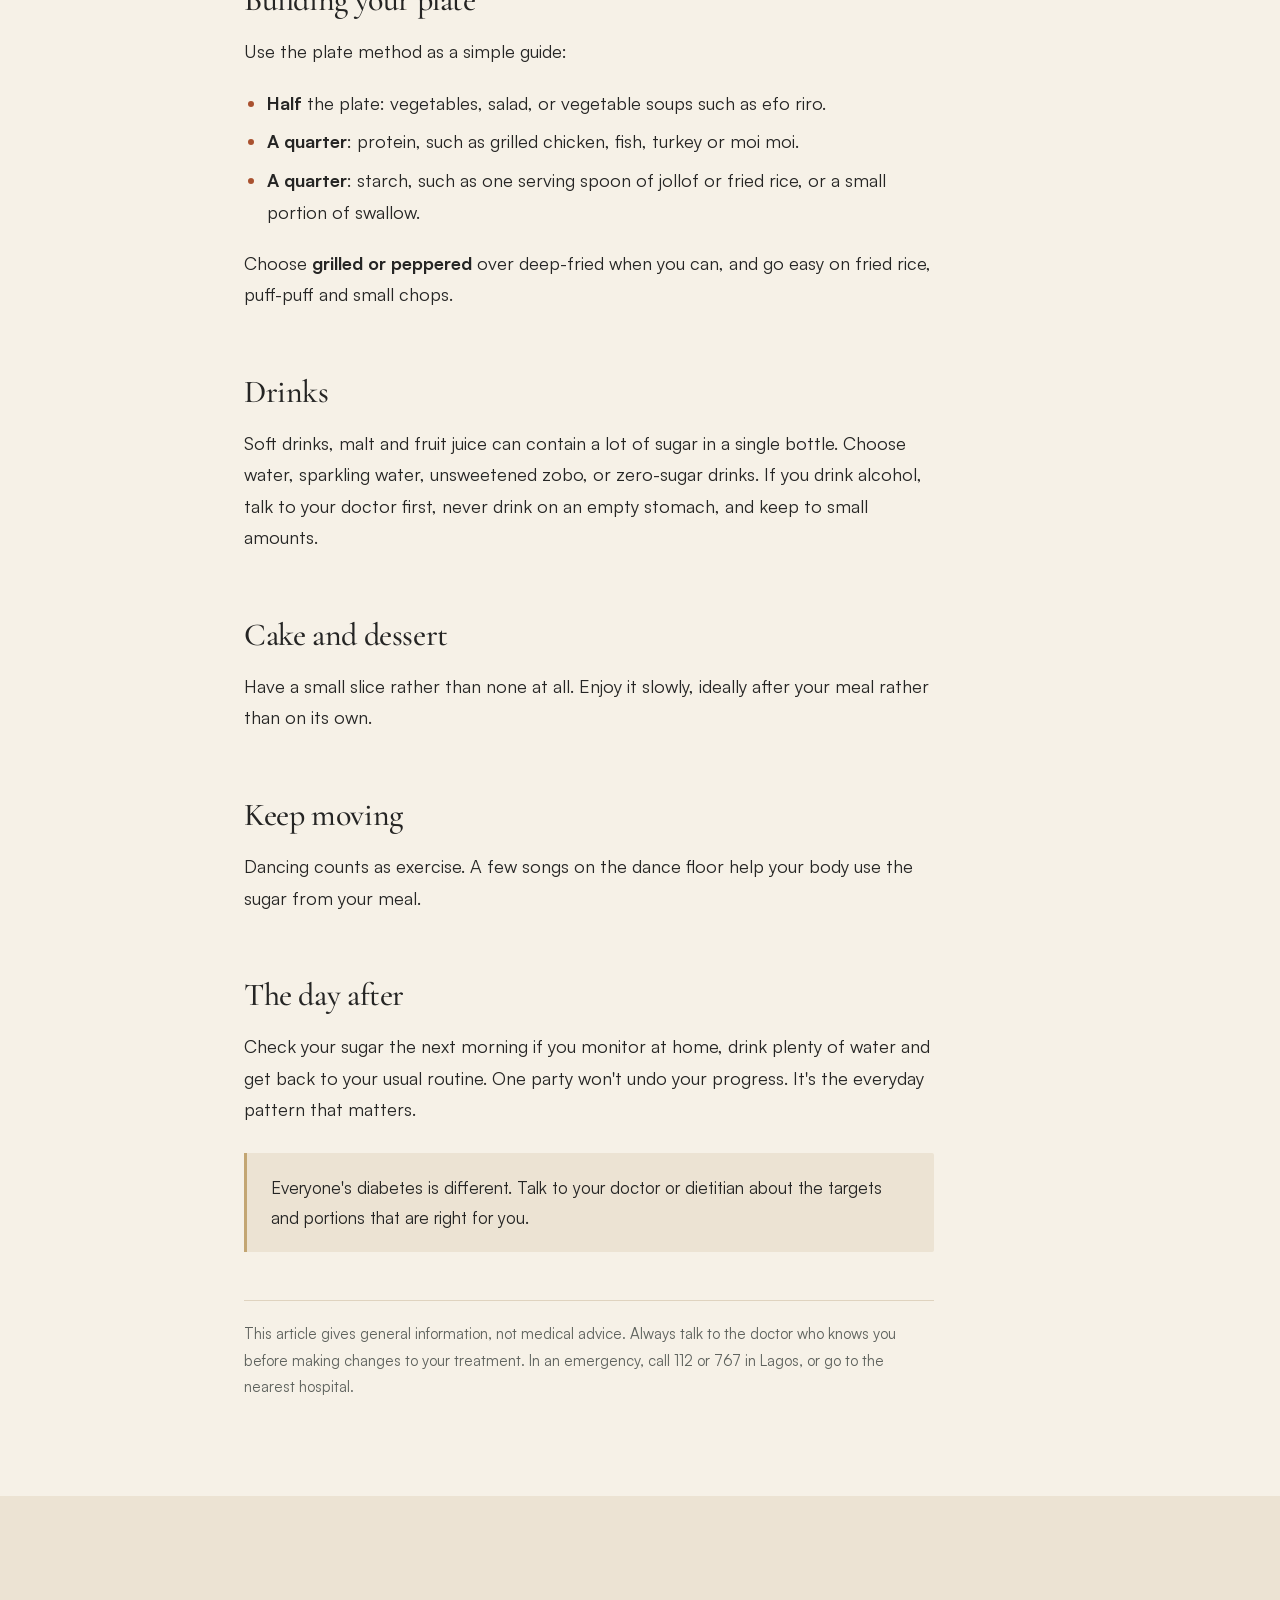
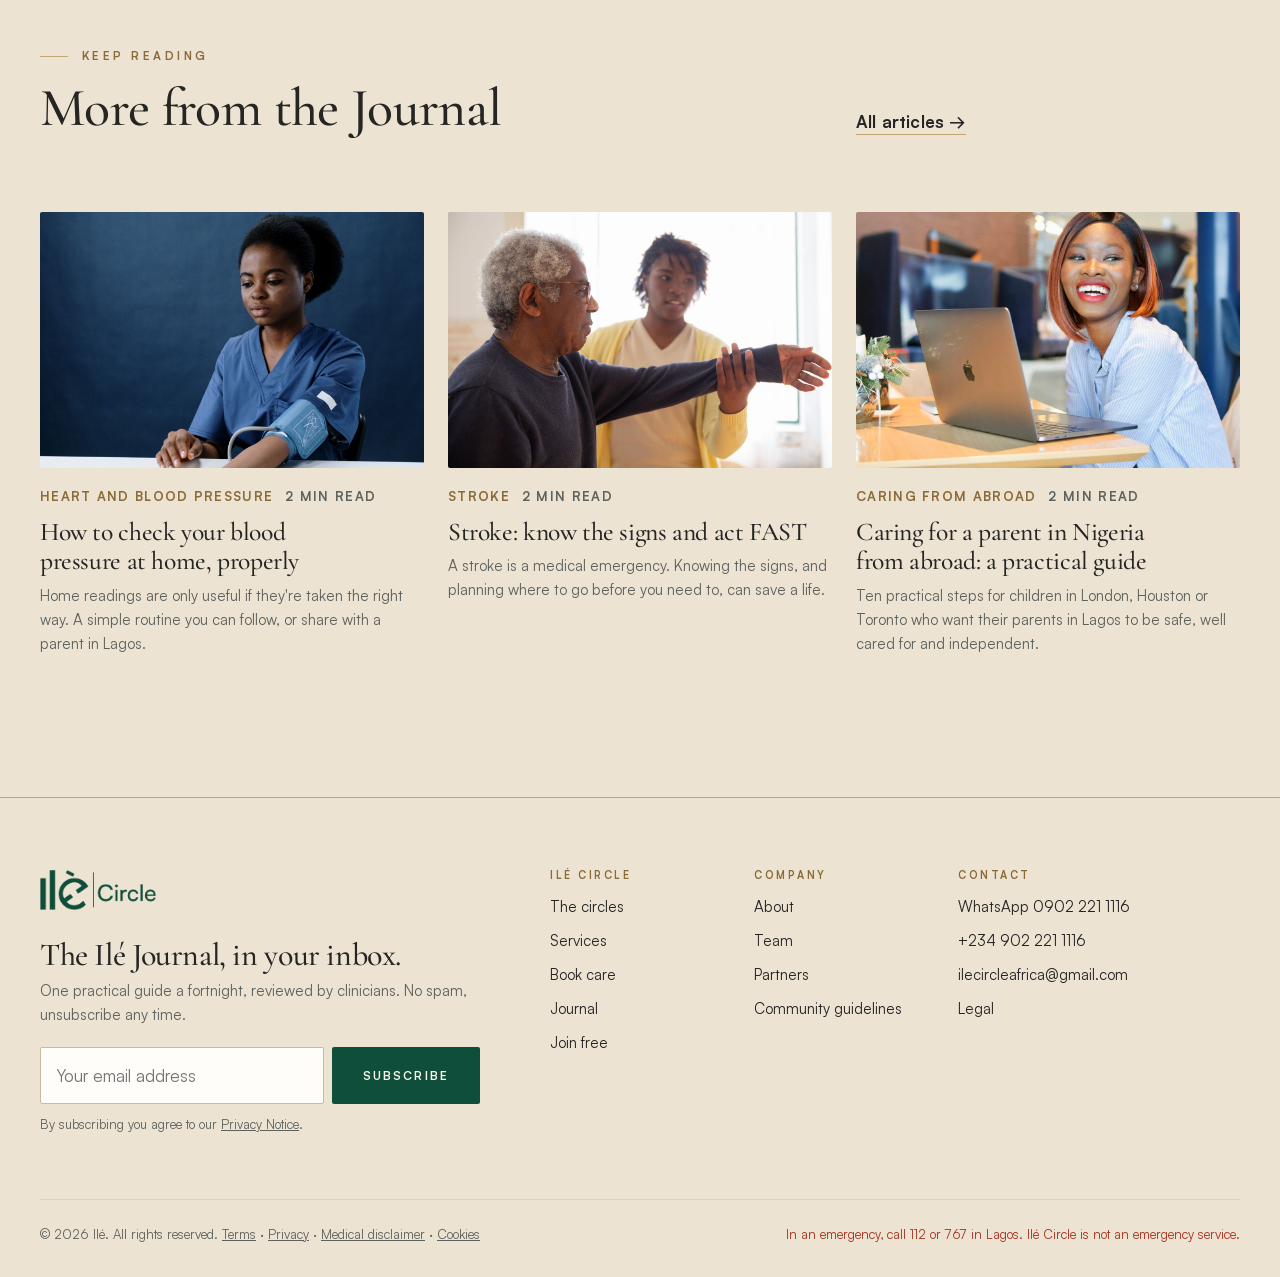
<file: journal/owambe-with-diabetes.html>
<!doctype html>
<html lang="en-GB">
<head>
<meta charset="utf-8">
<meta name="viewport" content="width=device-width, initial-scale=1, viewport-fit=cover">
<title>Enjoying owambe season with diabetes · Ilé Journal</title>
<meta name="description" content="Parties are part of life. How to enjoy the jollof, the small chops and the dancing without your sugar levels spiking.">
<meta property="og:title" content="Enjoying owambe season with diabetes">
<meta property="og:description" content="Parties are part of life. How to enjoy the jollof, the small chops and the dancing without your sugar levels spiking.">
<meta property="og:image" content="../images/couple-purple-2.jpg">
<meta property="og:type" content="article">
<meta name="twitter:card" content="summary_large_image">
<meta name="theme-color" content="#0F4E3A">

<link rel="icon" type="image/png" href="../images/mark-green.png">
<script type="application/ld+json">{"@context":"https://schema.org","@type":"Article","headline":"Enjoying owambe season with diabetes","description":"Parties are part of life. How to enjoy the jollof, the small chops and the dancing without your sugar levels spiking.","datePublished":"2026-10-15","author":{"@type":"Organization","name":"Ilé Editorial Team"},"publisher":{"@type":"Organization","name":"Ilé Circle"}}</script>
<link rel="stylesheet" href="../assets/site.css">
</head>
<body>
<a class="skip" href="#main">Skip to content</a>
<div class="announce"><div class="wrap"><span>Care at home and specialist appointments are now available in Lagos.</span> <a href="../request.html">Book care</a></div></div>
<header class="site-header">
  <div class="wrap">
    <a class="brand" href="../index.html" aria-label="Ilé Circle home"><img class="on-light" src="../images/logo-circle-green.png" alt="Ilé Circle" width="1190" height="410"><img class="on-dark" src="../images/logo-circle-cream.png" alt="Ilé Circle" width="1190" height="410"></a>
    <nav class="nav" aria-label="Main"><a href="../circles.html">Circles</a><a href="../index.html#services">Services</a><a href="../journal.html" aria-current="page">Journal</a><a href="../about.html">About</a></nav>
    <div class="header-cta"><a class="tel" href="../join.html">Join free circle</a><a class="btn btn-primary" href="../request.html">Book care</a></div>
    <button class="menu-btn" type="button" aria-expanded="false" aria-controls="drawer">Menu</button>
  </div>
  <div class="drawer" id="drawer"><div class="wrap"><nav aria-label="Mobile"><a href="../circles.html">Circles</a><a href="../index.html#services">Services</a><a href="../journal.html" aria-current="page">Journal</a><a href="../about.html">About</a><a href="../join.html">Join the free circle</a><a href="https://wa.me/2349022211116" target="_blank" rel="noopener">WhatsApp 0902 221 1116</a><a class="btn btn-primary" href="../request.html">Book care for a parent</a></nav></div></div>
</header>
<main id="main">
<article>
<header class="article-head"><div class="wrap"><div class="inner">
  <p class="crumbs"><a href="../index.html">Home</a> / <a href="../journal.html">Journal</a> / Diabetes</p>
  <h1>Enjoying owambe season with diabetes</h1>
  <p class="lede">Parties are part of life. How to enjoy the jollof, the small chops and the dancing without your sugar levels spiking.</p>
  <div class="byline"><span>By <b>Ilé Editorial Team</b></span><span>15 October 2026</span><span>2 min read</span></div>
</div></div></header>
<div class="wrap"><div class="article-hero"><img src="../images/couple-purple-2.jpg" alt="A Nigerian couple in matching purple outfits"></div></div>
<div class="wrap article-body">
  <div class="prose">
<p>Weddings, birthdays, naming ceremonies, funerals: in Nigeria, the party never really stops. Having diabetes doesn't mean you can't enjoy them. It means planning a little.</p>
<h2>Before you go</h2>
<ul><li><strong>Don't arrive starving.</strong> Have a small, balanced meal or snack before you leave, so you aren't tempted to overload your plate.</li><li><strong>Take your medicines as usual</strong>, and carry them with you if the party runs late. If you use insulin or tablets that can cause low sugar, ask your doctor how to handle a late or large meal.</li><li><strong>Carry water</strong>, and something sweet in case your sugar drops too low.</li></ul>
<h2>Building your plate</h2>
<p>Use the plate method as a simple guide:</p>
<ul><li><strong>Half</strong> the plate: vegetables, salad, or vegetable soups such as efo riro.</li><li><strong>A quarter</strong>: protein, such as grilled chicken, fish, turkey or moi moi.</li><li><strong>A quarter</strong>: starch, such as one serving spoon of jollof or fried rice, or a small portion of swallow.</li></ul>
<p>Choose <strong>grilled or peppered</strong> over deep-fried when you can, and go easy on fried rice, puff-puff and small chops.</p>
<h2>Drinks</h2>
<p>Soft drinks, malt and fruit juice can contain a lot of sugar in a single bottle. Choose water, sparkling water, unsweetened zobo, or zero-sugar drinks. If you drink alcohol, talk to your doctor first, never drink on an empty stomach, and keep to small amounts.</p>
<h2>Cake and dessert</h2>
<p>Have a small slice rather than none at all. Enjoy it slowly, ideally after your meal rather than on its own.</p>
<h2>Keep moving</h2>
<p>Dancing counts as exercise. A few songs on the dance floor help your body use the sugar from your meal.</p>
<h2>The day after</h2>
<p>Check your sugar the next morning if you monitor at home, drink plenty of water and get back to your usual routine. One party won't undo your progress. It's the everyday pattern that matters.</p>
<blockquote><p>Everyone's diabetes is different. Talk to your doctor or dietitian about the targets and portions that are right for you.</p></blockquote>
    <p class="disclaimer">This article gives general information, not medical advice. Always talk to the doctor who knows you before making changes to your treatment. In an emergency, call 112 or 767 in Lagos, or go to the nearest hospital.</p>
  </div>
  <aside class="aside">
    <div class="box"><h4>Circle</h4><p>Sugar Wise</p><p style="margin-top:10px"><a class="link arrow" href="../circles.html">Explore the circles</a></p></div>
    <div class="box"><h4>Share</h4><button type="button" id="share-link">Copy link</button><p class="xs muted" id="share-status" role="status" style="margin-top:8px"></p></div>
    <div class="box"><h4>Join Ilé Circle</h4><p class="muted">Learn from specialists and families like yours. Free to join.</p><p style="margin-top:12px"><a class="btn btn-primary" href="../join.html">Join free</a></p></div>
  </aside>
</div>
</article>
<section class="section alt"><div class="wrap"><div class="head"><div><p class="kicker">Keep reading</p><h2>More from the Journal</h2></div><div><a class="link arrow" href="../journal.html">All articles</a></div></div><div class="cards"><a class="card" href="../journal/check-blood-pressure-at-home.html" data-cat="Heart and blood pressure"><div class="img"><img src="../images/condition-heart.jpg" alt="" loading="lazy"></div><div class="meta"><span class="cat">Heart and blood pressure</span><span>2 min read</span></div><h3>How to check your blood pressure at home, properly</h3><p>Home readings are only useful if they're taken the right way. A simple routine you can follow, or share with a parent in Lagos.</p></a><a class="card" href="../journal/stroke-act-fast.html" data-cat="Stroke"><div class="img"><img src="../images/condition-stroke.jpg" alt="" loading="lazy"></div><div class="meta"><span class="cat">Stroke</span><span>2 min read</span></div><h3>Stroke: know the signs and act FAST</h3><p>A stroke is a medical emergency. Knowing the signs, and planning where to go before you need to, can save a life.</p></a><a class="card" href="../journal/caring-for-a-parent-from-abroad.html" data-cat="Caring from abroad"><div class="img"><img src="../images/daughter-laptop.jpg" alt="" loading="lazy"></div><div class="meta"><span class="cat">Caring from abroad</span><span>2 min read</span></div><h3>Caring for a parent in Nigeria from abroad: a practical guide</h3><p>Ten practical steps for children in London, Houston or Toronto who want their parents in Lagos to be safe, well cared for and independent.</p></a></div></div></section>
</main>
<footer class="site-footer">
  <div class="wrap">
    <div class="foot-grid">
      <div class="foot-news">
        <img class="on-light" src="../images/logo-circle-green.png" alt="Ilé Circle" width="1190" height="410"><img class="on-dark" src="../images/logo-circle-cream.png" alt="Ilé Circle" width="1190" height="410">
        <h3>The Ilé Journal, in your inbox.</h3>
        <p>One practical guide a fortnight, reviewed by clinicians. No spam, unsubscribe any time.</p>
        <form class="news-form" novalidate><label class="sr" for="news-email">Email address</label><input id="news-email" type="email" placeholder="Your email address" autocomplete="email"><button class="btn btn-primary" type="submit">Subscribe</button></form>
        <p class="news-msg xs" role="status" style="margin-top:10px"></p>
        <p class="xs muted" style="margin-top:6px">By subscribing you agree to our <a href="../legal.html#privacy">Privacy Notice</a>.</p>
      </div>
      <div class="foot-col"><h4>Ilé Circle</h4><ul><li><a href="../circles.html">The circles</a></li><li><a href="../index.html#services">Services</a></li><li><a href="../request.html">Book care</a></li><li><a href="../journal.html">Journal</a></li><li><a href="../join.html">Join free</a></li></ul></div>
      <div class="foot-col"><h4>Company</h4><ul><li><a href="../about.html">About</a></li><li><a href="../about.html#team">Team</a></li><li><a href="../about.html#partners">Partners</a></li><li><a href="../about.html#guidelines">Community guidelines</a></li></ul></div>
      <div class="foot-col"><h4>Contact</h4><ul><li><a href="https://wa.me/2349022211116" target="_blank" rel="noopener">WhatsApp 0902 221 1116</a></li><li><a href="tel:+2349022211116">+234 902 221 1116</a></li><li><a href="mailto:ilecircleafrica@gmail.com">ilecircleafrica@gmail.com</a></li><li><a href="../legal.html">Legal</a></li></ul></div>
    </div>
    <div class="foot-base">
      <span>© <span data-year>2026</span> Ilé. All rights reserved. <a href="../legal.html#terms">Terms</a> · <a href="../legal.html#privacy">Privacy</a> · <a href="../legal.html#disclaimer">Medical disclaimer</a> · <a href="../legal.html#cookies">Cookies</a></span>
      <span class="em">In an emergency, call 112 or 767 in Lagos. Ilé Circle is not an emergency service.</span>
    </div>
  </div>
</footer>
<div class="mbar"><a class="btn btn-primary" href="../request.html">Book care</a><a class="btn btn-outline" href="https://wa.me/2349022211116" target="_blank" rel="noopener">WhatsApp</a></div>
<script src="../assets/site.js" defer></script>
</body>
</html>
</file>
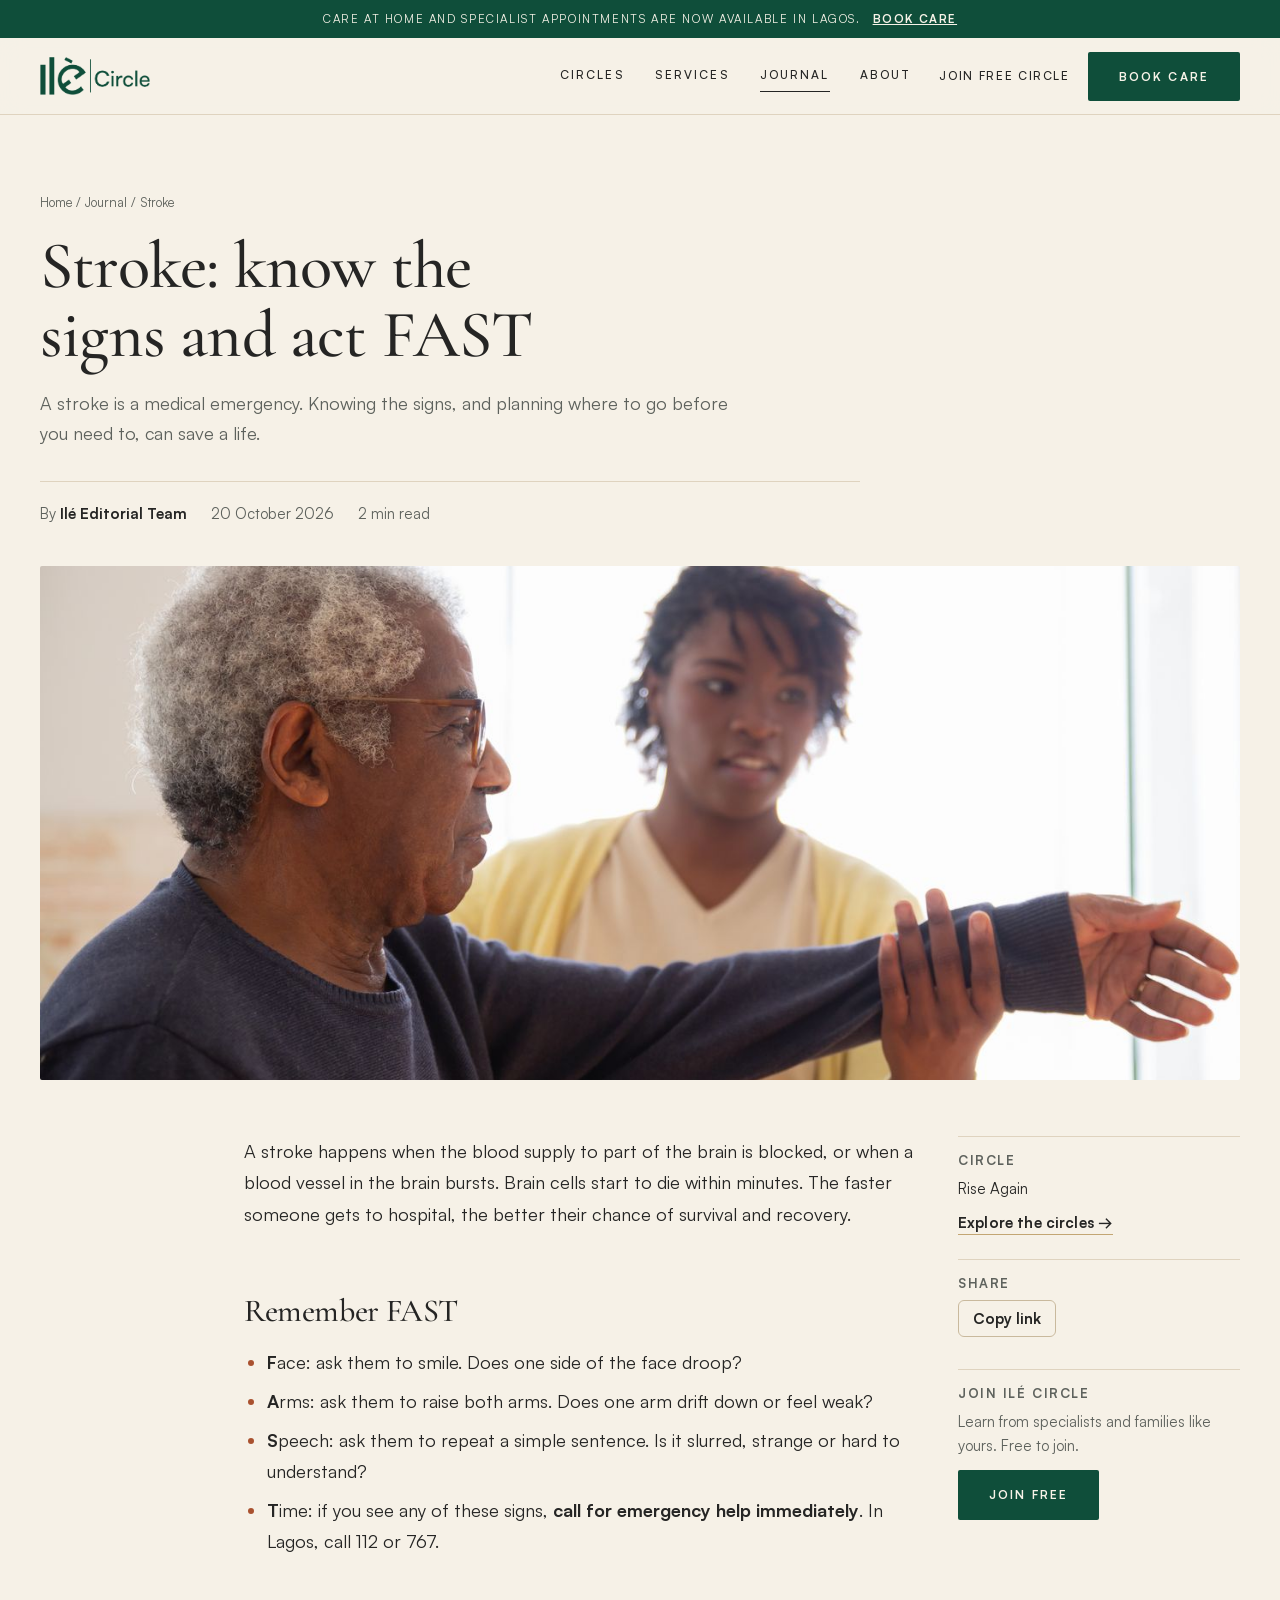
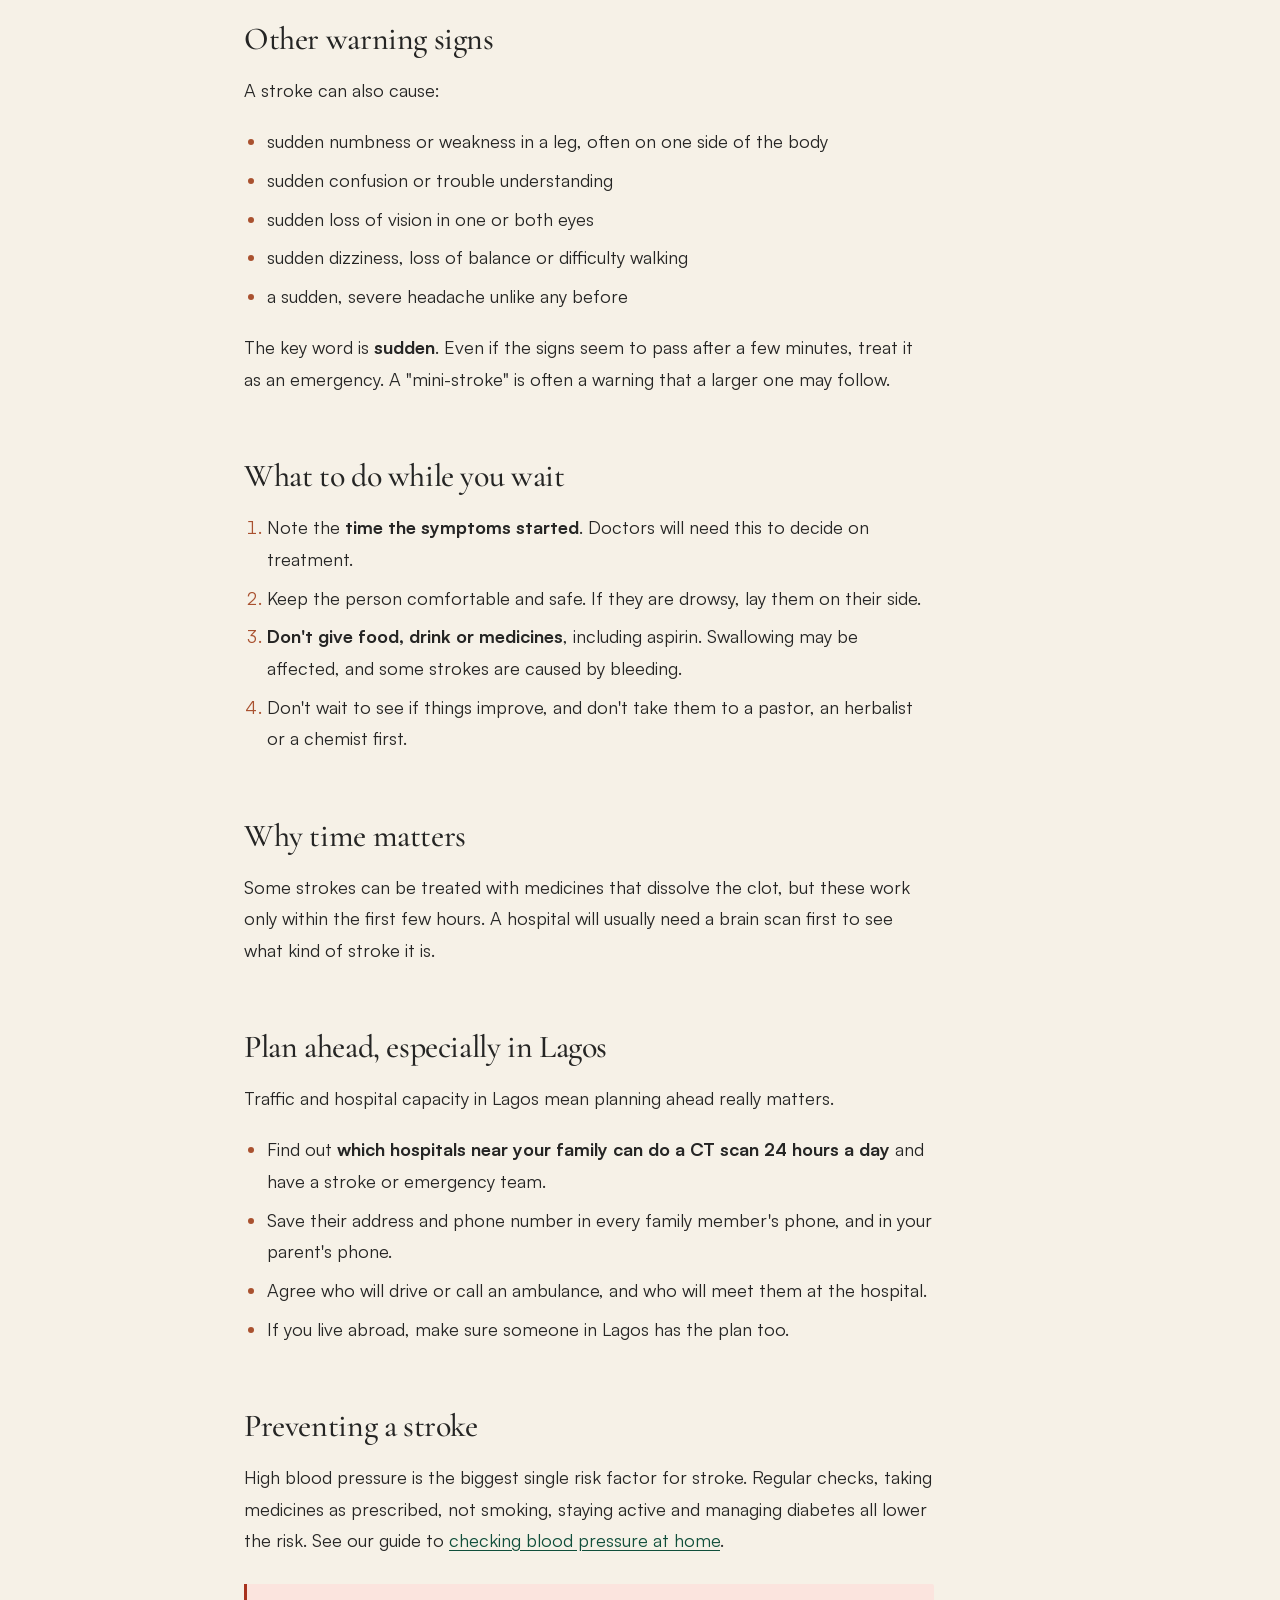
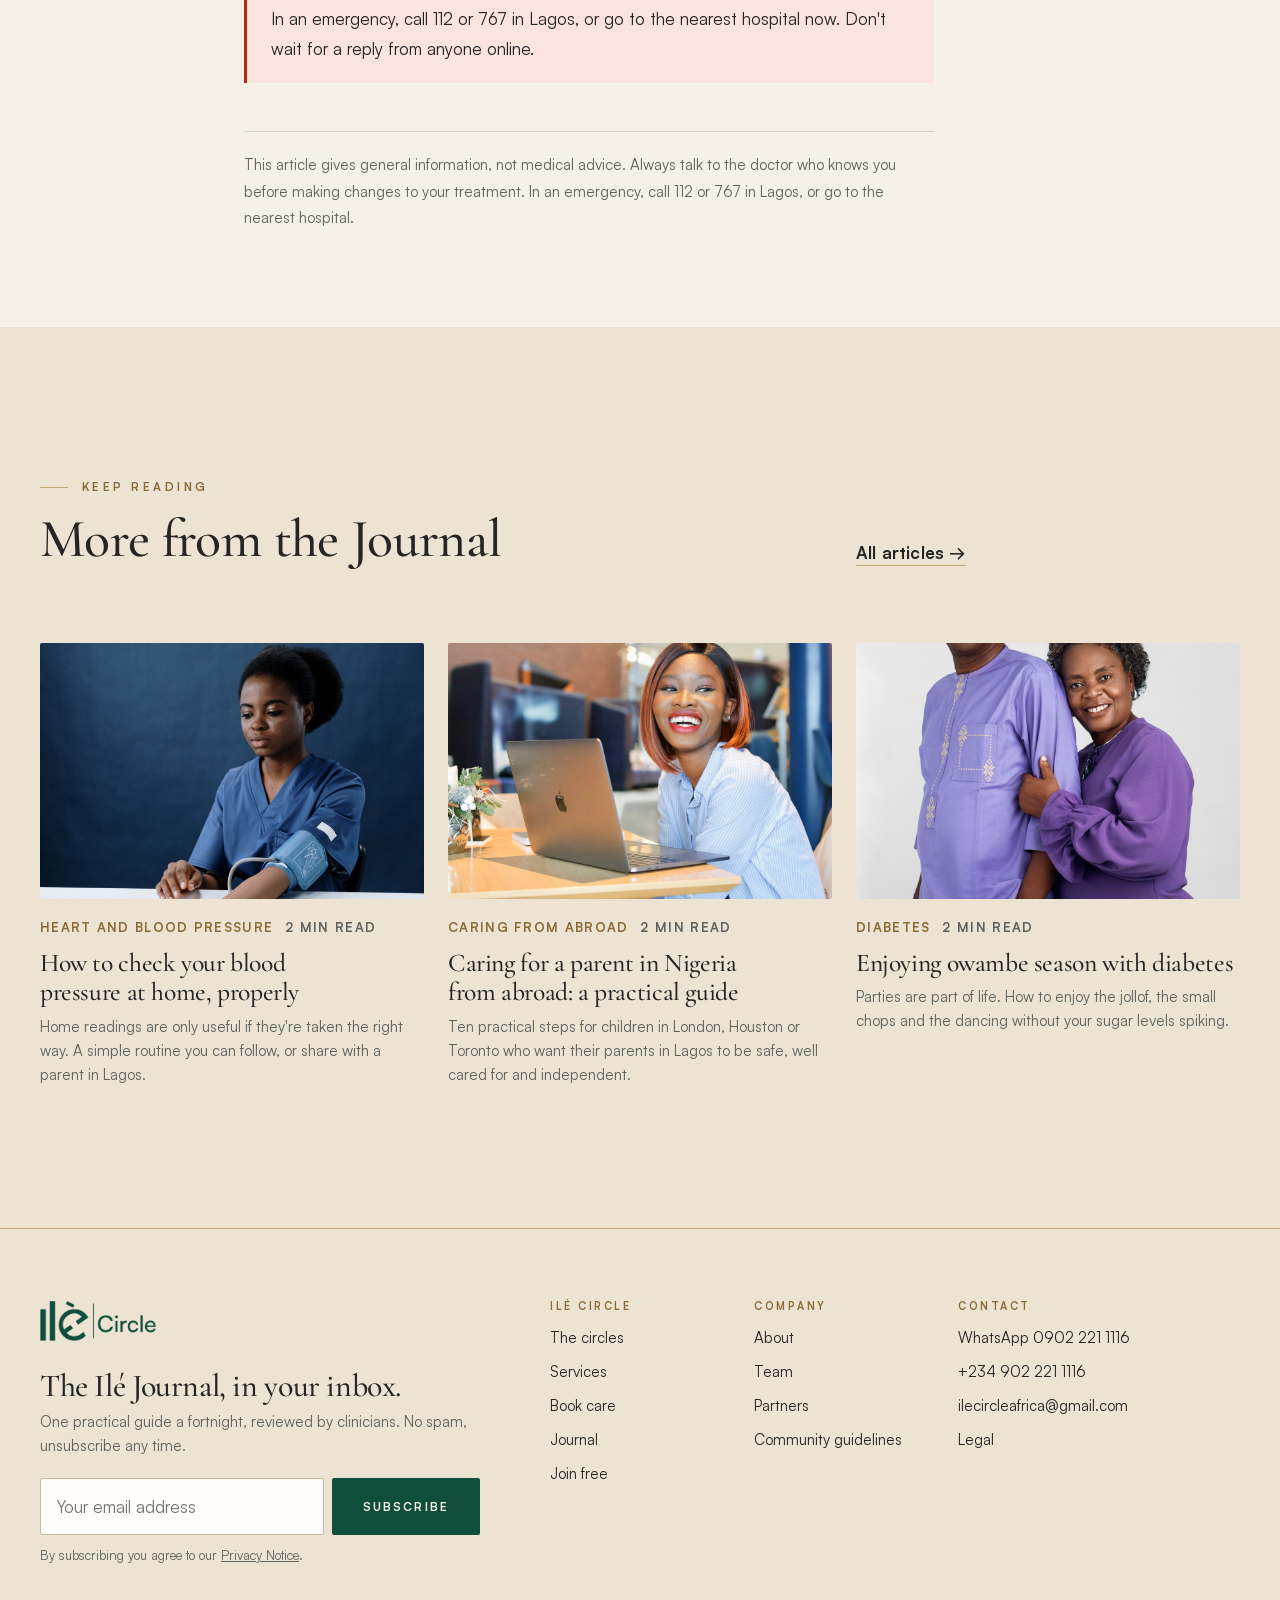
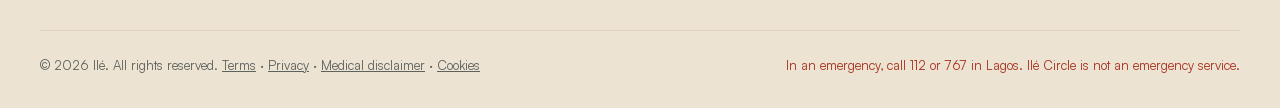
<file: journal/stroke-act-fast.html>
<!doctype html>
<html lang="en-GB">
<head>
<meta charset="utf-8">
<meta name="viewport" content="width=device-width, initial-scale=1, viewport-fit=cover">
<title>Stroke: know the signs and act FAST · Ilé Journal</title>
<meta name="description" content="A stroke is a medical emergency. Knowing the signs, and planning where to go before you need to, can save a life.">
<meta property="og:title" content="Stroke: know the signs and act FAST">
<meta property="og:description" content="A stroke is a medical emergency. Knowing the signs, and planning where to go before you need to, can save a life.">
<meta property="og:image" content="../images/condition-stroke.jpg">
<meta property="og:type" content="article">
<meta name="twitter:card" content="summary_large_image">
<meta name="theme-color" content="#0F4E3A">

<link rel="icon" type="image/png" href="../images/mark-green.png">
<script type="application/ld+json">{"@context":"https://schema.org","@type":"Article","headline":"Stroke: know the signs and act FAST","description":"A stroke is a medical emergency. Knowing the signs, and planning where to go before you need to, can save a life.","datePublished":"2026-10-20","author":{"@type":"Organization","name":"Ilé Editorial Team"},"publisher":{"@type":"Organization","name":"Ilé Circle"}}</script>
<link rel="stylesheet" href="../assets/site.css">
</head>
<body>
<a class="skip" href="#main">Skip to content</a>
<div class="announce"><div class="wrap"><span>Care at home and specialist appointments are now available in Lagos.</span> <a href="../request.html">Book care</a></div></div>
<header class="site-header">
  <div class="wrap">
    <a class="brand" href="../index.html" aria-label="Ilé Circle home"><img class="on-light" src="../images/logo-circle-green.png" alt="Ilé Circle" width="1190" height="410"><img class="on-dark" src="../images/logo-circle-cream.png" alt="Ilé Circle" width="1190" height="410"></a>
    <nav class="nav" aria-label="Main"><a href="../circles.html">Circles</a><a href="../index.html#services">Services</a><a href="../journal.html" aria-current="page">Journal</a><a href="../about.html">About</a></nav>
    <div class="header-cta"><a class="tel" href="../join.html">Join free circle</a><a class="btn btn-primary" href="../request.html">Book care</a></div>
    <button class="menu-btn" type="button" aria-expanded="false" aria-controls="drawer">Menu</button>
  </div>
  <div class="drawer" id="drawer"><div class="wrap"><nav aria-label="Mobile"><a href="../circles.html">Circles</a><a href="../index.html#services">Services</a><a href="../journal.html" aria-current="page">Journal</a><a href="../about.html">About</a><a href="../join.html">Join the free circle</a><a href="https://wa.me/2349022211116" target="_blank" rel="noopener">WhatsApp 0902 221 1116</a><a class="btn btn-primary" href="../request.html">Book care for a parent</a></nav></div></div>
</header>
<main id="main">
<article>
<header class="article-head"><div class="wrap"><div class="inner">
  <p class="crumbs"><a href="../index.html">Home</a> / <a href="../journal.html">Journal</a> / Stroke</p>
  <h1>Stroke: know the signs and act FAST</h1>
  <p class="lede">A stroke is a medical emergency. Knowing the signs, and planning where to go before you need to, can save a life.</p>
  <div class="byline"><span>By <b>Ilé Editorial Team</b></span><span>20 October 2026</span><span>2 min read</span></div>
</div></div></header>
<div class="wrap"><div class="article-hero"><img src="../images/condition-stroke.jpg" alt="A carer guiding an older man through arm exercises"></div></div>
<div class="wrap article-body">
  <div class="prose">
<p>A stroke happens when the blood supply to part of the brain is blocked, or when a blood vessel in the brain bursts. Brain cells start to die within minutes. The faster someone gets to hospital, the better their chance of survival and recovery.</p>
<h2>Remember FAST</h2>
<ul><li><strong>F</strong>ace: ask them to smile. Does one side of the face droop?</li><li><strong>A</strong>rms: ask them to raise both arms. Does one arm drift down or feel weak?</li><li><strong>S</strong>peech: ask them to repeat a simple sentence. Is it slurred, strange or hard to understand?</li><li><strong>T</strong>ime: if you see any of these signs, <strong>call for emergency help immediately</strong>. In Lagos, call 112 or 767.</li></ul>
<h2>Other warning signs</h2>
<p>A stroke can also cause:</p>
<ul><li>sudden numbness or weakness in a leg, often on one side of the body</li><li>sudden confusion or trouble understanding</li><li>sudden loss of vision in one or both eyes</li><li>sudden dizziness, loss of balance or difficulty walking</li><li>a sudden, severe headache unlike any before</li></ul>
<p>The key word is <strong>sudden</strong>. Even if the signs seem to pass after a few minutes, treat it as an emergency. A &quot;mini-stroke&quot; is often a warning that a larger one may follow.</p>
<h2>What to do while you wait</h2>
<ol><li>Note the <strong>time the symptoms started</strong>. Doctors will need this to decide on treatment.</li><li>Keep the person comfortable and safe. If they are drowsy, lay them on their side.</li><li><strong>Don't give food, drink or medicines</strong>, including aspirin. Swallowing may be affected, and some strokes are caused by bleeding.</li><li>Don't wait to see if things improve, and don't take them to a pastor, an herbalist or a chemist first.</li></ol>
<h2>Why time matters</h2>
<p>Some strokes can be treated with medicines that dissolve the clot, but these work only within the first few hours. A hospital will usually need a brain scan first to see what kind of stroke it is.</p>
<h2>Plan ahead, especially in Lagos</h2>
<p>Traffic and hospital capacity in Lagos mean planning ahead really matters.</p>
<ul><li>Find out <strong>which hospitals near your family can do a CT scan 24 hours a day</strong> and have a stroke or emergency team.</li><li>Save their address and phone number in every family member's phone, and in your parent's phone.</li><li>Agree who will drive or call an ambulance, and who will meet them at the hospital.</li><li>If you live abroad, make sure someone in Lagos has the plan too.</li></ul>
<h2>Preventing a stroke</h2>
<p>High blood pressure is the biggest single risk factor for stroke. Regular checks, taking medicines as prescribed, not smoking, staying active and managing diabetes all lower the risk. See our guide to <a href="check-blood-pressure-at-home.html">checking blood pressure at home</a>.</p>
<blockquote class="warn"><p>In an emergency, call 112 or 767 in Lagos, or go to the nearest hospital now. Don't wait for a reply from anyone online.</p></blockquote>
    <p class="disclaimer">This article gives general information, not medical advice. Always talk to the doctor who knows you before making changes to your treatment. In an emergency, call 112 or 767 in Lagos, or go to the nearest hospital.</p>
  </div>
  <aside class="aside">
    <div class="box"><h4>Circle</h4><p>Rise Again</p><p style="margin-top:10px"><a class="link arrow" href="../circles.html">Explore the circles</a></p></div>
    <div class="box"><h4>Share</h4><button type="button" id="share-link">Copy link</button><p class="xs muted" id="share-status" role="status" style="margin-top:8px"></p></div>
    <div class="box"><h4>Join Ilé Circle</h4><p class="muted">Learn from specialists and families like yours. Free to join.</p><p style="margin-top:12px"><a class="btn btn-primary" href="../join.html">Join free</a></p></div>
  </aside>
</div>
</article>
<section class="section alt"><div class="wrap"><div class="head"><div><p class="kicker">Keep reading</p><h2>More from the Journal</h2></div><div><a class="link arrow" href="../journal.html">All articles</a></div></div><div class="cards"><a class="card" href="../journal/check-blood-pressure-at-home.html" data-cat="Heart and blood pressure"><div class="img"><img src="../images/condition-heart.jpg" alt="" loading="lazy"></div><div class="meta"><span class="cat">Heart and blood pressure</span><span>2 min read</span></div><h3>How to check your blood pressure at home, properly</h3><p>Home readings are only useful if they're taken the right way. A simple routine you can follow, or share with a parent in Lagos.</p></a><a class="card" href="../journal/caring-for-a-parent-from-abroad.html" data-cat="Caring from abroad"><div class="img"><img src="../images/daughter-laptop.jpg" alt="" loading="lazy"></div><div class="meta"><span class="cat">Caring from abroad</span><span>2 min read</span></div><h3>Caring for a parent in Nigeria from abroad: a practical guide</h3><p>Ten practical steps for children in London, Houston or Toronto who want their parents in Lagos to be safe, well cared for and independent.</p></a><a class="card" href="../journal/owambe-with-diabetes.html" data-cat="Diabetes"><div class="img"><img src="../images/couple-purple-2.jpg" alt="" loading="lazy"></div><div class="meta"><span class="cat">Diabetes</span><span>2 min read</span></div><h3>Enjoying owambe season with diabetes</h3><p>Parties are part of life. How to enjoy the jollof, the small chops and the dancing without your sugar levels spiking.</p></a></div></div></section>
</main>
<footer class="site-footer">
  <div class="wrap">
    <div class="foot-grid">
      <div class="foot-news">
        <img class="on-light" src="../images/logo-circle-green.png" alt="Ilé Circle" width="1190" height="410"><img class="on-dark" src="../images/logo-circle-cream.png" alt="Ilé Circle" width="1190" height="410">
        <h3>The Ilé Journal, in your inbox.</h3>
        <p>One practical guide a fortnight, reviewed by clinicians. No spam, unsubscribe any time.</p>
        <form class="news-form" novalidate><label class="sr" for="news-email">Email address</label><input id="news-email" type="email" placeholder="Your email address" autocomplete="email"><button class="btn btn-primary" type="submit">Subscribe</button></form>
        <p class="news-msg xs" role="status" style="margin-top:10px"></p>
        <p class="xs muted" style="margin-top:6px">By subscribing you agree to our <a href="../legal.html#privacy">Privacy Notice</a>.</p>
      </div>
      <div class="foot-col"><h4>Ilé Circle</h4><ul><li><a href="../circles.html">The circles</a></li><li><a href="../index.html#services">Services</a></li><li><a href="../request.html">Book care</a></li><li><a href="../journal.html">Journal</a></li><li><a href="../join.html">Join free</a></li></ul></div>
      <div class="foot-col"><h4>Company</h4><ul><li><a href="../about.html">About</a></li><li><a href="../about.html#team">Team</a></li><li><a href="../about.html#partners">Partners</a></li><li><a href="../about.html#guidelines">Community guidelines</a></li></ul></div>
      <div class="foot-col"><h4>Contact</h4><ul><li><a href="https://wa.me/2349022211116" target="_blank" rel="noopener">WhatsApp 0902 221 1116</a></li><li><a href="tel:+2349022211116">+234 902 221 1116</a></li><li><a href="mailto:ilecircleafrica@gmail.com">ilecircleafrica@gmail.com</a></li><li><a href="../legal.html">Legal</a></li></ul></div>
    </div>
    <div class="foot-base">
      <span>© <span data-year>2026</span> Ilé. All rights reserved. <a href="../legal.html#terms">Terms</a> · <a href="../legal.html#privacy">Privacy</a> · <a href="../legal.html#disclaimer">Medical disclaimer</a> · <a href="../legal.html#cookies">Cookies</a></span>
      <span class="em">In an emergency, call 112 or 767 in Lagos. Ilé Circle is not an emergency service.</span>
    </div>
  </div>
</footer>
<div class="mbar"><a class="btn btn-primary" href="../request.html">Book care</a><a class="btn btn-outline" href="https://wa.me/2349022211116" target="_blank" rel="noopener">WhatsApp</a></div>
<script src="../assets/site.js" defer></script>
</body>
</html>
</file>
<file: assets/site.css>
@font-face{font-family:"Satoshi";src:url(../fonts/satoshi-400.woff2) format("woff2");font-weight:400;font-style:normal;font-display:swap}
@font-face{font-family:"Satoshi";src:url(../fonts/satoshi-500.woff2) format("woff2");font-weight:500;font-style:normal;font-display:swap}
@font-face{font-family:"Satoshi";src:url(../fonts/satoshi-700.woff2) format("woff2");font-weight:700;font-style:normal;font-display:swap}
@font-face{font-family:"Cormorant Garamond";src:url(../fonts/cormorant.woff2) format("woff2");font-weight:300 700;font-style:normal;font-display:swap}
@font-face{font-family:"Cormorant Garamond";src:url(../fonts/cormorant-italic.woff2) format("woff2");font-weight:300 700;font-style:italic;font-display:swap}
/* Ilé Circle design system.
   Layout: 12-column editorial grid at 1240px; cream ground, deep green for emphasis, photography carries the people.
   Restraint: hairline dividers over cards, one accent (coral) used sparingly, medium-weight display type. */
:root{
  --cream:#F7F3E8; --cream-2:#EFE8D8; --paper:#FFFFFF; --green:#0F4E3A; --green-2:#0B3D2D; --green-ink:#0F4E3A;
  --sage:#8EA68C; --coral:#E58A6A; --coral-ink:#A9512F; --ink:#252524; --muted:#5E625D; --line:#DDD5C3; --line-2:#CFC6B2;
  --on-green:#F7F3E8; --on-green-muted:#B9CCBF; --alert:#A8321E; --alert-bg:#FBE4DE; --note-bg:#FBEBE3; --note-ink:#86391D; --focus:#E58A6A;
  --show-light:block; --show-dark:none;
  --sans:"Satoshi","Helvetica Neue",Helvetica,Arial,system-ui,sans-serif;
  --t-xs:.8125rem; --t-sm:.9375rem; --t-base:1.0625rem; --t-md:1.25rem; --t-lg:1.625rem; --t-xl:clamp(2rem,3.4vw,2.75rem); --t-2xl:clamp(2.6rem,5.6vw,4.5rem);
  --gutter:max(20px,env(safe-area-inset-left,0px)); --gutter-r:max(20px,env(safe-area-inset-right,0px));
  --r:6px; --max:1240px;
}
@media (prefers-color-scheme: dark){
  :root:not([data-theme="light"]){
    --cream:#111915; --cream-2:#17211C; --paper:#1C2621; --green:#8FC3AA; --green-2:#0B3326; --green-ink:#A9D4C0;
    --sage:#7E977C; --coral:#EFA083; --coral-ink:#F2AE94; --ink:#F1EDE3; --muted:#A9B3AC; --line:#2B3832; --line-2:#3A4A42;
    --on-green:#F7F3E8; --on-green-muted:#A9C2B3; --alert:#F4A593; --alert-bg:#3A1F1A; --note-bg:#33231B; --note-ink:#F6C3AC; --focus:#EFA083;
    --show-light:none; --show-dark:block; color-scheme:dark;
  }
}
:root[data-theme="dark"]{
  --cream:#111915; --cream-2:#17211C; --paper:#1C2621; --green:#8FC3AA; --green-2:#0B3326; --green-ink:#A9D4C0;
  --sage:#7E977C; --coral:#EFA083; --coral-ink:#F2AE94; --ink:#F1EDE3; --muted:#A9B3AC; --line:#2B3832; --line-2:#3A4A42;
  --on-green:#F7F3E8; --on-green-muted:#A9C2B3; --alert:#F4A593; --alert-bg:#3A1F1A; --note-bg:#33231B; --note-ink:#F6C3AC; --focus:#EFA083;
  --show-light:none; --show-dark:block; color-scheme:dark;
}
*,*::before,*::after{box-sizing:border-box}
[hidden]{display:none!important}
html{scroll-behavior:smooth;-webkit-text-size-adjust:100%}
@media (prefers-reduced-motion: reduce){html{scroll-behavior:auto}*{transition:none!important;animation:none!important}}
body{margin:0;background:var(--cream);color:var(--ink);font-family:var(--sans);font-size:var(--t-base);line-height:1.6;-webkit-font-smoothing:antialiased;text-rendering:optimizeLegibility}
img{display:block;max-width:100%;height:auto}
a{color:inherit}
p{margin:0}
h1,h2,h3,h4{margin:0;font-weight:500;letter-spacing:-0.028em;line-height:1.08;text-wrap:balance}
:focus-visible{outline:2px solid var(--focus);outline-offset:3px}
.sr{position:absolute;width:1px;height:1px;overflow:hidden;clip:rect(0 0 0 0);white-space:nowrap}
.skip{position:absolute;left:-999px;top:8px;z-index:100;background:var(--paper);padding:10px 14px}
.skip:focus{left:12px}
.on-light{display:var(--show-light)} .on-dark{display:var(--show-dark)}
.wrap{max-width:var(--max);margin:0 auto;padding-left:var(--gutter);padding-right:var(--gutter-r)}
.muted{color:var(--muted)}
.small{font-size:var(--t-sm)}
.xs{font-size:var(--t-xs)}
.kicker{font-size:var(--t-xs);font-weight:700;letter-spacing:.14em;text-transform:uppercase;color:var(--coral-ink)}
.measure{max-width:62ch}
.lede{font-size:var(--t-md);line-height:1.5;color:var(--muted);max-width:58ch}

/* Buttons and links */
.btn{display:inline-flex;align-items:center;justify-content:center;gap:10px;font:600 var(--t-sm)/1 var(--sans);letter-spacing:.005em;padding:16px 24px;border-radius:var(--r);text-decoration:none;border:1px solid transparent;cursor:pointer;transition:background .2s ease,color .2s ease,border-color .2s ease}
.btn-primary{background:var(--green);color:var(--on-green)}
.btn-primary:hover{background:var(--green-2)}
.btn-outline{border-color:var(--line-2);color:var(--ink);background:transparent}
.btn-outline:hover{border-color:var(--ink)}
.btn-light{background:var(--cream);color:#0F4E3A}
.btn-light:hover{background:#fff}
.link{font-weight:600;text-decoration:none;border-bottom:1px solid var(--line-2);padding-bottom:2px;transition:border-color .2s ease}
.link:hover{border-color:var(--coral)}
.arrow::after{content:" \2192"}

/* Announcement */
.announce{background:var(--green);color:var(--on-green);font-size:var(--t-sm)}
.announce .wrap{display:flex;justify-content:center;gap:12px;padding-block:10px;text-align:center}
.announce a{color:var(--on-green);font-weight:600}

/* Header */
.site-header{position:sticky;top:env(safe-area-inset-top,0px);z-index:40;background:color-mix(in srgb,var(--cream) 94%,transparent);backdrop-filter:saturate(1.2) blur(12px);border-bottom:1px solid var(--line)}
.site-header .wrap{display:flex;align-items:center;gap:28px;height:76px}
.brand{display:flex;align-items:center;flex:none}
.brand img{height:38px;width:auto}
.nav{display:flex;gap:30px;margin-left:auto}
.nav a{text-decoration:none;font-size:var(--t-sm);font-weight:500;color:var(--ink);padding:6px 0;border-bottom:1px solid transparent}
.nav a:hover,.nav a[aria-current="page"]{border-color:var(--ink)}
.header-cta{display:flex;align-items:center;gap:18px}
.header-cta .tel{font-size:var(--t-sm);font-weight:500;text-decoration:none;white-space:nowrap}
.menu-btn{display:none;margin-left:auto;background:none;border:1px solid var(--line-2);border-radius:var(--r);padding:10px 12px;color:var(--ink);font:600 var(--t-sm)/1 var(--sans);cursor:pointer}
.drawer{display:none;border-top:1px solid var(--line);background:var(--cream)}
.drawer nav{display:grid;padding-block:12px 24px}
.drawer a{text-decoration:none;font-size:var(--t-md);padding:14px 0;border-bottom:1px solid var(--line)}
.drawer .btn{margin-top:20px}
@media (max-width:1080px){.header-cta .tel{display:none}}
@media (max-width:900px){.nav,.header-cta{display:none}.menu-btn{display:inline-flex}.drawer.open{display:block}.site-header .wrap{height:68px}.brand img{height:32px}}

/* Sections */
.section{padding-block:clamp(72px,9vw,128px)}
.section-tight{padding-block:clamp(48px,6vw,80px)}
.alt{background:var(--cream-2)}
.rule{border-top:1px solid var(--line)}
.head{display:grid;grid-template-columns:repeat(12,1fr);gap:24px;margin-bottom:clamp(40px,5vw,64px);align-items:end}
.head>div:first-child{grid-column:1/8}
.head>div:last-child{grid-column:9/13}
.head h2{font-size:var(--t-xl);margin-top:14px}
@media (max-width:900px){.head{grid-template-columns:1fr}.head>div:first-child,.head>div:last-child{grid-column:auto}}

/* Hero */
.hero{position:relative;overflow:hidden}
.hero-grid{display:grid;grid-template-columns:repeat(12,1fr);gap:24px;min-height:min(78vh,760px);align-items:center}
.hero-copy{grid-column:1/7;padding-block:72px}
.hero h1{font-size:var(--t-2xl);margin-top:18px}
.hero .lede{margin-top:24px}
.hero-actions{display:flex;flex-wrap:wrap;gap:12px 20px;align-items:center;margin-top:36px}
.assure{display:flex;flex-wrap:wrap;gap:8px 28px;margin-top:44px;padding-top:24px;border-top:1px solid var(--line);font-size:var(--t-sm);color:var(--muted)}
.assure b{display:block;color:var(--ink);font-weight:600}
.hero-media{position:absolute;top:0;right:0;bottom:0;width:46%}
.hero-media img{width:100%;height:100%;object-fit:cover;object-position:50% 18%}
@media (max-width:900px){
  .hero-grid{min-height:0;grid-template-columns:1fr}
  .hero-copy{grid-column:auto;padding-block:40px 48px}
  .hero-media{position:relative;width:auto;height:min(72vw,520px)}
}

/* Circle tiles */
.tiles{display:grid;grid-template-columns:repeat(5,1fr);gap:16px}
.tile{display:block;text-decoration:none;color:var(--ink);min-width:0}
.tile .img{aspect-ratio:3/4;overflow:hidden;border-radius:var(--r);background:var(--cream-2)}
.tile img{width:100%;height:100%;object-fit:cover;transition:transform .6s ease}
.tile:hover img{transform:scale(1.03)}
.tile h3{font-size:var(--t-md);margin-top:18px;letter-spacing:-0.02em}
.tile p{font-size:var(--t-sm);color:var(--muted);margin-top:6px}
.tile .tag{font-size:var(--t-xs);color:var(--coral-ink);font-weight:700;letter-spacing:.1em;text-transform:uppercase;margin-top:16px;display:block}
@media (max-width:1000px){.tiles{grid-template-columns:repeat(3,1fr)}}
@media (max-width:640px){.tiles{grid-template-columns:1fr 1fr;gap:20px 14px}}

/* Split feature */
.split{display:grid;grid-template-columns:repeat(12,1fr);gap:24px;align-items:center}
.split .a{grid-column:1/7}
.split .b{grid-column:8/13}
.split.rev .a{grid-column:7/13;order:2}
.split.rev .b{grid-column:1/6;order:1}
.split>*{min-width:0}
.split h2{font-size:var(--t-xl);margin-top:14px}
.split .lede{margin-top:20px}
@media (max-width:900px){.split{grid-template-columns:1fr;gap:40px}.split .a,.split .b,.split.rev .a,.split.rev .b{grid-column:auto;order:0}}
.points{list-style:none;margin:32px 0 0;padding:0;border-top:1px solid var(--line)}
.points li{padding:18px 0;border-bottom:1px solid var(--line);display:grid;grid-template-columns:200px 1fr;gap:16px}
.points b{font-weight:600}
.points span{color:var(--muted)}
@media (max-width:640px){.points li{grid-template-columns:1fr;gap:4px}}

/* Product preview */
.device{background:var(--cream-2);border-radius:10px;padding:clamp(20px,4vw,48px)}
.device-card{background:var(--paper);border-radius:10px;max-width:420px;margin:0 auto;box-shadow:0 1px 0 var(--line),0 30px 60px -35px rgba(15,78,58,.45);overflow:hidden}
.device-top{display:flex;justify-content:space-between;align-items:center;padding:16px 20px;border-bottom:1px solid var(--line)}
.seg{display:inline-grid;grid-auto-flow:column;background:var(--cream-2);border-radius:var(--r);padding:3px}
.seg button{font:600 var(--t-xs)/1 var(--sans);border:0;background:transparent;color:var(--muted);padding:9px 12px;border-radius:4px;cursor:pointer}
.seg button[aria-pressed="true"]{background:var(--paper);color:var(--ink);box-shadow:0 1px 2px rgba(0,0,0,.12)}
.device-body{padding:18px 20px 8px}
.who{display:flex;align-items:center;gap:12px}
.who .av{width:40px;height:40px;border-radius:50%;background:var(--green);color:var(--on-green);display:grid;place-items:center;font-weight:600;font-size:var(--t-sm)}
.who b{display:block;font-weight:600}
.who small{color:var(--muted);font-size:var(--t-xs)}
.status-dot{margin-left:auto;font-size:var(--t-xs);font-weight:600;color:var(--green-ink);display:flex;align-items:center;gap:6px}
.status-dot::before{content:"";width:8px;height:8px;border-radius:50%;background:#3E9B6E}
.timeline{list-style:none;margin:16px 0 0;padding:0}
.timeline li{display:grid;grid-template-columns:1fr auto;gap:12px;padding:12px 0;border-top:1px solid var(--line)}
.timeline b{display:block;font-size:var(--t-sm);font-weight:600}
.timeline small{color:var(--muted);font-size:var(--t-xs)}
.timeline time{font-size:var(--t-xs);color:var(--muted);font-variant-numeric:tabular-nums}
.device-note{font-size:var(--t-xs);color:var(--muted);text-align:center;margin-top:16px}

/* Steps */
.steps{list-style:none;margin:0;padding:0;display:grid;grid-template-columns:repeat(3,1fr);gap:24px;counter-reset:s}
.steps li{counter-increment:s;border-top:1px solid var(--ink);padding-top:24px;min-width:0}
.steps li::before{content:counter(s,decimal-leading-zero);font-size:var(--t-sm);font-weight:600;color:var(--coral-ink);font-variant-numeric:tabular-nums}
.steps h3{font-size:var(--t-lg);margin-top:28px}
.steps p{color:var(--muted);margin-top:12px}
@media (max-width:800px){.steps{grid-template-columns:1fr;gap:40px}}

/* Statement band */
.statement{background:var(--green);color:var(--on-green);position:relative;overflow:hidden}
.statement .wrap{display:grid;grid-template-columns:repeat(12,1fr);gap:24px;align-items:center}
.statement blockquote{grid-column:1/10;margin:0;font-size:clamp(2rem,4.4vw,3.5rem);font-weight:500;letter-spacing:-0.03em;line-height:1.1}
.statement .mark{grid-column:11/13;justify-self:end;width:min(160px,100%);opacity:.9}
.statement p{grid-column:1/10;color:var(--on-green-muted);margin-top:24px}
@media (max-width:800px){.statement blockquote,.statement p{grid-column:1/-1}.statement .mark{display:none}}

/* People */
.people{display:grid;grid-template-columns:repeat(3,1fr);gap:24px}
.person{min-width:0}
.portrait{aspect-ratio:4/5;border-radius:var(--r);background:#0F4E3A;display:grid;place-items:center;overflow:hidden;position:relative}
.portrait img{width:100%;height:100%;object-fit:cover;object-position:50% 15%}
.portrait.has-photo{background:#111}
.portrait.has-photo::after{display:none}
.portrait span{font-size:clamp(3rem,6vw,4.5rem);font-weight:500;color:#F7F3E8;letter-spacing:-0.04em}
.portrait::after{content:"";position:absolute;right:-18%;bottom:-14%;width:62%;aspect-ratio:310/409;background:url("../images/mark-cream.png") center/contain no-repeat;opacity:.08}
.people.short .portrait{aspect-ratio:1/1}
.person h3{font-size:var(--t-lg);margin-top:20px}
.person .role{color:var(--coral-ink);font-weight:600;font-size:var(--t-sm);margin-top:6px}
.person p{color:var(--muted);margin-top:12px;font-size:var(--t-sm)}
.person .creds{margin-top:14px;font-size:var(--t-xs);color:var(--muted);border-top:1px solid var(--line);padding-top:12px}
.person a.li{font-size:var(--t-sm);font-weight:600;margin-top:12px;display:inline-block}
@media (max-width:900px){.people{grid-template-columns:1fr 1fr}}
@media (max-width:600px){.people{grid-template-columns:1fr}}

/* Articles */
.cards{display:grid;grid-template-columns:repeat(3,1fr);gap:32px 24px}
.card{display:block;text-decoration:none;color:var(--ink);min-width:0}
.card .img{aspect-ratio:3/2;border-radius:var(--r);overflow:hidden;background:var(--cream-2)}
.card img{width:100%;height:100%;object-fit:cover;transition:transform .6s ease}
.card:hover img{transform:scale(1.03)}
.card .meta{display:flex;gap:12px;font-size:var(--t-xs);color:var(--muted);margin-top:18px;text-transform:uppercase;letter-spacing:.1em;font-weight:600}
.card .meta .cat{color:var(--coral-ink)}
.card h3{font-size:var(--t-md);margin-top:10px;line-height:1.25;letter-spacing:-0.015em}
.card p{font-size:var(--t-sm);color:var(--muted);margin-top:8px}
.card:hover h3{text-decoration:underline;text-decoration-thickness:1px;text-underline-offset:4px}
@media (max-width:900px){.cards{grid-template-columns:1fr 1fr}}
@media (max-width:600px){.cards{grid-template-columns:1fr}}

/* Alert strip */
.strip{background:var(--alert-bg);color:var(--alert)}
.strip .wrap{display:flex;flex-wrap:wrap;gap:12px 32px;align-items:center;justify-content:space-between;padding-block:28px}
.strip b{font-size:var(--t-md);font-weight:600}
.strip .fast{display:flex;flex-wrap:wrap;gap:8px 24px;font-size:var(--t-sm);color:var(--ink)}
.strip .fast strong{color:var(--alert)}
.strip a{color:var(--alert);font-weight:600}

/* FAQ */
.faq-grid{display:grid;grid-template-columns:repeat(12,1fr);gap:24px}
.faq-grid>div:first-child{grid-column:1/5}
.faq-grid>div:last-child{grid-column:6/13}
.faq-grid h2{font-size:var(--t-xl);margin-top:14px}
details.qa{border-top:1px solid var(--line)}
details.qa:last-child{border-bottom:1px solid var(--line)}
details.qa summary{list-style:none;cursor:pointer;display:flex;justify-content:space-between;gap:24px;padding:22px 0;font-size:var(--t-md);font-weight:500}
details.qa summary::-webkit-details-marker{display:none}
details.qa summary::after{content:"+";font-weight:400;font-size:1.5rem;line-height:1;color:var(--muted)}
details.qa[open] summary::after{content:"\2212"}
details.qa p{padding:0 0 24px;color:var(--muted);max-width:62ch}
@media (max-width:900px){.faq-grid{grid-template-columns:1fr}.faq-grid>div{grid-column:auto!important}}

/* CTA band */
.cta{background:var(--green);color:var(--on-green)}
.cta .wrap{display:grid;grid-template-columns:repeat(12,1fr);gap:24px;align-items:end}
.cta h2{grid-column:1/8;font-size:var(--t-xl)}
.cta .side{grid-column:9/13;display:grid;gap:16px}
.cta .side p{color:var(--on-green-muted)}
.cta .side a.tel{color:var(--on-green)}
@media (max-width:900px){.cta h2,.cta .side{grid-column:1/-1}}

/* Footer */
.site-footer{background:var(--cream);border-top:1px solid var(--line);padding-block:72px 32px;font-size:var(--t-sm)}
.foot-grid{display:grid;grid-template-columns:repeat(12,1fr);gap:32px 24px}
.foot-news{grid-column:1/6}
.foot-news img{height:40px;width:auto}
.foot-news h3{font-size:var(--t-lg);margin-top:28px}
.foot-news p{color:var(--muted);margin-top:8px}
.news-form{display:flex;gap:8px;margin-top:20px;max-width:440px}
.news-form input{flex:1;min-width:0}
.foot-col{grid-column:span 2}
.foot-col h4{font-size:var(--t-xs);letter-spacing:.12em;text-transform:uppercase;font-weight:700;color:var(--muted);margin-bottom:14px}
.foot-col ul{list-style:none;margin:0;padding:0;display:grid;gap:10px}
.foot-col a{text-decoration:none}
.foot-col a:hover{text-decoration:underline;text-underline-offset:3px}
.foot-col:first-of-type{grid-column:7/9}
.foot-base{display:flex;flex-wrap:wrap;justify-content:space-between;gap:12px 24px;margin-top:64px;padding-top:24px;border-top:1px solid var(--line);color:var(--muted);font-size:var(--t-xs)}
.foot-base .em{color:var(--alert)}
@media (max-width:900px){.foot-news{grid-column:1/-1}.foot-col,.foot-col:first-of-type{grid-column:span 6}}

/* Forms */
.field{display:grid;gap:8px;min-width:0}
label,.label{font-size:var(--t-sm);font-weight:600}
.opt{font-weight:400;color:var(--muted)}
input,select,textarea{font:inherit;font-size:var(--t-base);color:var(--ink);background:var(--paper);border:1px solid var(--line-2);border-radius:var(--r);padding:14px 16px;width:100%}
input:focus,select:focus,textarea:focus{outline:2px solid var(--focus);outline-offset:0;border-color:transparent}
input[aria-invalid="true"],select[aria-invalid="true"]{border-color:var(--alert)}
.row2{display:grid;grid-template-columns:1fr 1fr;gap:16px}
@media (max-width:600px){.row2{grid-template-columns:1fr}}
.choices{display:flex;flex-wrap:wrap;gap:8px}
.choices label{font-weight:500;display:inline-flex;align-items:center;gap:10px;border:1px solid var(--line-2);border-radius:var(--r);padding:11px 14px;cursor:pointer;background:var(--paper)}
.choices input{width:auto;margin:0;accent-color:var(--green)}
.choices label:has(input:checked){border-color:var(--green);box-shadow:inset 0 0 0 1px var(--green)}
.consent{display:grid;grid-template-columns:20px 1fr;gap:12px;font-weight:400;font-size:var(--t-sm);color:var(--muted)}
.consent input{width:18px;height:18px;margin-top:3px;accent-color:var(--green)}
.form-msg{font-size:var(--t-sm);font-weight:600;color:var(--alert)}
.form-ok{font-size:var(--t-sm);color:var(--green-ink);font-weight:600}
.preview-note{font-size:var(--t-xs);background:var(--note-bg);color:var(--note-ink);padding:8px 12px;border-radius:4px}

/* Join page */
.join-grid{display:grid;grid-template-columns:repeat(12,1fr);gap:24px;align-items:start}
.join-aside{grid-column:1/5;position:sticky;top:110px}
.join-aside h1{font-size:var(--t-xl);margin-top:14px}
.join-aside .lede{margin-top:18px;font-size:var(--t-base)}
.join-aside ul{list-style:none;padding:0;margin:28px 0 0;border-top:1px solid var(--line)}
.join-aside li{padding:14px 0;border-bottom:1px solid var(--line);font-size:var(--t-sm)}
.join-aside .contact{margin-top:28px;font-size:var(--t-sm);color:var(--muted)}
.join-aside .contact a{color:var(--ink);font-weight:600}
.join-main{grid-column:6/13}
@media (max-width:900px){.join-aside,.join-main{grid-column:1/-1;position:static}}
.stepper{display:grid;grid-template-columns:repeat(3,1fr);gap:8px;margin-bottom:36px}
.stepper span{font-size:var(--t-xs);font-weight:600;color:var(--muted);padding-top:12px;border-top:2px solid var(--line)}
.stepper span.on{color:var(--ink);border-color:var(--green)}
.stepper span.done{border-color:var(--green)}
fieldset.step{border:0;margin:0;padding:0;display:grid;gap:22px;min-width:0}
fieldset.step legend{font-size:var(--t-lg);font-weight:500;letter-spacing:-0.02em;padding:0;margin-bottom:6px}
.form-nav{display:flex;justify-content:space-between;gap:12px;flex-wrap:wrap;margin-top:32px;padding-top:24px;border-top:1px solid var(--line)}
.done-panel{display:grid;gap:16px}
.done-panel h2{font-size:var(--t-xl)}
.done-panel dl{display:grid;grid-template-columns:180px 1fr;gap:10px 20px;margin:8px 0 0;font-size:var(--t-sm);border-top:1px solid var(--line);padding-top:16px}
.done-panel dt{color:var(--muted)}
.done-panel dd{margin:0;overflow-wrap:anywhere}
@media (max-width:600px){.done-panel dl{grid-template-columns:1fr}}

/* Page header (inner pages) */
.page-head{padding-block:clamp(56px,7vw,96px) clamp(40px,5vw,64px);border-bottom:1px solid var(--line)}
.page-head h1{font-size:var(--t-2xl);margin-top:16px;max-width:16ch}
.page-head .lede{margin-top:22px}
.crumbs{font-size:var(--t-xs);color:var(--muted)}
.crumbs a{text-decoration:none}
.crumbs a:hover{text-decoration:underline}

/* Circles page */
.subnav{position:sticky;top:76px;z-index:30;background:var(--cream);border-bottom:1px solid var(--line)}
.subnav .wrap{display:flex;gap:28px;overflow-x:auto;scrollbar-width:none}
.subnav a{flex:none;text-decoration:none;font-size:var(--t-sm);font-weight:500;padding:16px 0;border-bottom:2px solid transparent;color:var(--muted)}
.subnav a.on,.subnav a:hover{color:var(--ink);border-color:var(--ink)}
@media (max-width:900px){.subnav{top:68px}}
.circle{scroll-margin-top:150px}
.circle .media{aspect-ratio:4/5;border-radius:var(--r);overflow:hidden}
.circle .media img{width:100%;height:100%;object-fit:cover;object-position:50% 25%}
.circle h2{font-size:var(--t-xl);margin-top:12px}
.circle .lede{margin-top:18px}
.cols{display:grid;grid-template-columns:1fr 1fr;gap:32px;margin-top:36px;padding-top:28px;border-top:1px solid var(--line)}
.cols h4{font-size:var(--t-xs);text-transform:uppercase;letter-spacing:.12em;font-weight:700;color:var(--muted);margin-bottom:12px}
.cols ul{margin:0;padding-left:18px;display:grid;gap:8px}
.cols li::marker{color:var(--coral)}
.leadline{margin-top:28px;font-size:var(--t-sm);color:var(--muted)}
.leadline b{color:var(--ink);font-weight:600}
.badge{display:inline-block;font-size:var(--t-xs);font-weight:700;letter-spacing:.08em;text-transform:uppercase;color:var(--note-ink);background:var(--note-bg);padding:5px 10px;border-radius:4px;margin-left:10px;vertical-align:middle}
@media (max-width:600px){.cols{grid-template-columns:1fr}}

/* Myth or fact */
.myths{display:grid;grid-template-columns:repeat(3,1fr);gap:0 24px;border-top:1px solid var(--line)}
.myth{all:unset;box-sizing:border-box;display:grid;gap:12px;align-content:start;padding:28px 0;border-bottom:1px solid var(--line);cursor:pointer}
.myth:focus-visible{outline:2px solid var(--focus);outline-offset:4px}
.myth .q{font-size:var(--t-md);font-weight:500;letter-spacing:-0.015em;line-height:1.3}
.myth .hint{font-size:var(--t-sm);font-weight:600;color:var(--green-ink)}
.myth .a{display:none;color:var(--muted);font-size:var(--t-sm)}
.myth .v{display:none;font-size:var(--t-xs);font-weight:700;letter-spacing:.12em;text-transform:uppercase;color:var(--coral-ink)}
.myth[aria-expanded="true"] .a,.myth[aria-expanded="true"] .v{display:block}
.myth[aria-expanded="true"] .hint{display:none}
@media (max-width:900px){.myths{grid-template-columns:1fr}}

/* Journal */
.filters{display:flex;flex-wrap:wrap;gap:8px;align-items:center;margin-bottom:40px}
.filters button{font:500 var(--t-sm)/1 var(--sans);padding:11px 16px;border:1px solid var(--line-2);border-radius:999px;background:transparent;color:var(--ink);cursor:pointer}
.filters button[aria-pressed="true"]{background:var(--ink);color:var(--cream);border-color:var(--ink)}
.filters .search{margin-left:auto;min-width:240px;max-width:320px}
@media (max-width:700px){.filters .search{margin-left:0;max-width:none;width:100%}}
.feature{display:grid;grid-template-columns:repeat(12,1fr);gap:24px;align-items:center;text-decoration:none;color:var(--ink);margin-bottom:72px}
.feature .img{grid-column:1/8;aspect-ratio:16/10;border-radius:var(--r);overflow:hidden}
.feature .img img{width:100%;height:100%;object-fit:cover}
.feature .txt{grid-column:9/13}
.feature h2{font-size:var(--t-xl);margin-top:14px}
.feature p{color:var(--muted);margin-top:16px}
@media (max-width:900px){.feature{grid-template-columns:1fr}.feature .img,.feature .txt{grid-column:auto}}
.empty{color:var(--muted);padding:40px 0}

/* Article */
.article-head{padding-block:clamp(48px,6vw,88px) 40px}
.article-head .inner{max-width:820px}
.article-head h1{font-size:clamp(2.2rem,4.6vw,3.6rem);margin-top:18px}
.article-head .lede{margin-top:20px}
.byline{display:flex;flex-wrap:wrap;gap:8px 24px;margin-top:32px;padding-top:20px;border-top:1px solid var(--line);font-size:var(--t-sm);color:var(--muted)}
.byline b{color:var(--ink);font-weight:600}
.review{display:inline-flex;align-items:center;gap:8px}
.review.pending{color:var(--note-ink)}
.review.ok{color:var(--green-ink)}
.article-hero{aspect-ratio:21/9;border-radius:var(--r);overflow:hidden}
.article-hero img{width:100%;height:100%;object-fit:cover;object-position:50% 30%}
.article-body{display:grid;grid-template-columns:repeat(12,1fr);gap:24px;padding-block:56px 96px}
.prose{grid-column:3/10;font-size:1.125rem;line-height:1.75}
.prose>*+*{margin-top:1.1em}
.prose h2{font-size:var(--t-lg);margin-top:2em}
.prose h3{font-size:var(--t-md);margin-top:1.6em;font-weight:600;letter-spacing:-0.01em}
.prose ul,.prose ol{padding-left:1.3em}
.prose li+li{margin-top:.4em}
.prose li::marker{color:var(--coral-ink)}
.prose a{color:var(--green-ink);text-underline-offset:3px}
.prose blockquote{margin:1.6em 0;padding:20px 24px;background:var(--cream-2);border-left:3px solid var(--green);border-radius:0 var(--r) var(--r) 0;font-size:var(--t-base)}
.prose blockquote.warn{background:var(--alert-bg);border-color:var(--alert);color:var(--ink)}
.aside{grid-column:10/13;align-self:start;position:sticky;top:110px;font-size:var(--t-sm);display:grid;gap:24px}
.aside .box{border-top:1px solid var(--line);padding-top:16px}
.aside h4{font-size:var(--t-xs);text-transform:uppercase;letter-spacing:.12em;font-weight:700;color:var(--muted);margin-bottom:10px}
.aside button{font:600 var(--t-sm)/1 var(--sans);background:none;border:1px solid var(--line-2);border-radius:var(--r);padding:10px 14px;cursor:pointer;color:var(--ink)}
@media (max-width:1000px){.prose{grid-column:1/-1}.aside{grid-column:1/-1;position:static}}
.disclaimer{font-size:var(--t-sm);color:var(--muted);border-top:1px solid var(--line);padding-top:20px;margin-top:48px}

/* About */
.values{display:grid;grid-template-columns:repeat(2,1fr);gap:0 48px;border-top:1px solid var(--line)}
.values div{padding:24px 0;border-bottom:1px solid var(--line)}
.values b{display:block;font-weight:600;font-size:var(--t-md)}
.values span{display:block;color:var(--muted);margin-top:6px}
@media (max-width:700px){.values{grid-template-columns:1fr}}
.rules{list-style:none;margin:0;padding:0;display:grid;grid-template-columns:repeat(2,1fr);gap:0 48px;counter-reset:r;border-top:1px solid var(--line)}
.rules li{counter-increment:r;display:grid;grid-template-columns:44px 1fr;padding:22px 0;border-bottom:1px solid var(--line)}
.rules li::before{content:counter(r,decimal-leading-zero);color:var(--coral-ink);font-weight:600;font-variant-numeric:tabular-nums}
.rules b{display:block;font-weight:600}
.rules span{color:var(--muted);font-size:var(--t-sm)}
@media (max-width:700px){.rules{grid-template-columns:1fr}}
.contact-list{display:grid;grid-template-columns:repeat(3,1fr);gap:24px;border-top:1px solid var(--line);padding-top:28px}
.contact-list .label{font-size:var(--t-xs);text-transform:uppercase;letter-spacing:.12em;color:var(--muted);font-weight:700}
.contact-list .v{font-size:var(--t-lg);font-weight:500;letter-spacing:-0.02em;margin-top:8px;overflow-wrap:anywhere}
.contact-list .acts{display:flex;flex-wrap:wrap;gap:14px;margin-top:12px;font-size:var(--t-sm)}
.contact-list button{font:600 var(--t-sm)/1 var(--sans);background:none;border:0;border-bottom:1px solid var(--line-2);padding:0 0 2px;cursor:pointer;color:var(--ink)}
@media (max-width:800px){.contact-list{grid-template-columns:1fr}}
.partner-list{display:grid;grid-template-columns:repeat(3,1fr);gap:0 32px;border-top:1px solid var(--line)}
.partner-list div{padding:22px 0;border-bottom:1px solid var(--line)}
.partner-list b{display:block;font-weight:600}
.partner-list span{color:var(--muted);font-size:var(--t-sm)}
@media (max-width:800px){.partner-list{grid-template-columns:1fr}}

/* Legal */
.legal-doc{display:grid;grid-template-columns:repeat(12,1fr);gap:24px;padding-block:56px 96px}
.legal-doc nav.toc{grid-column:1/4;position:sticky;top:110px;align-self:start;display:grid;gap:8px;font-size:var(--t-sm)}
.legal-doc nav.toc b{font-size:var(--t-xs);text-transform:uppercase;letter-spacing:.12em;color:var(--muted)}
.legal-doc nav.toc a{text-decoration:none}
.legal-doc main{grid-column:4/12;min-width:0}
.legal-doc h1{font-size:var(--t-xl)}
.legal-doc h2{font-size:var(--t-lg);margin:56px 0 8px;padding-top:24px;border-top:1px solid var(--line);scroll-margin-top:100px}
.legal-doc h3{font-size:var(--t-md);margin:28px 0 8px;font-weight:600;letter-spacing:-0.01em}
.legal-doc p,.legal-doc li{max-width:72ch;color:var(--ink)}
.legal-doc p+p{margin-top:12px}
.legal-doc .meta{color:var(--muted);font-size:var(--t-sm);margin-top:10px}
.legal-doc .draft{background:var(--note-bg);color:var(--note-ink);padding:14px 18px;border-radius:var(--r);margin:24px 0;font-size:var(--t-sm)}
.legal-doc .box{background:var(--paper);border:1px solid var(--line);border-radius:var(--r);padding:18px 20px;margin:16px 0}
.legal-doc .table-wrap{overflow-x:auto;margin:14px 0}
.legal-doc table{border-collapse:collapse;width:100%;font-size:var(--t-sm);min-width:560px}
.legal-doc th,.legal-doc td{text-align:left;vertical-align:top;padding:12px;border-bottom:1px solid var(--line)}
.legal-doc th{background:var(--cream-2);font-weight:600}
.legal-doc mark{background:var(--note-bg);color:var(--note-ink);padding:0 4px;border-radius:3px}
@media (max-width:900px){.legal-doc nav.toc{grid-column:1/-1;position:static}.legal-doc main{grid-column:1/-1}}

/* Management roles */
.roles{display:grid;grid-template-columns:repeat(4,1fr);gap:24px}
.role-card{border-top:1px solid var(--ink);padding-top:22px;min-width:0}
.role-card h3{font-size:var(--t-md);margin-top:12px}
.role-card .role{color:var(--coral-ink);font-weight:600;font-size:var(--t-sm);margin-top:4px}
.role-card .muted{margin-top:10px}
@media (max-width:1000px){.roles{grid-template-columns:1fr 1fr}}
@media (max-width:600px){.roles{grid-template-columns:1fr}}
.device-label{display:flex;align-items:center;gap:12px;justify-content:center;font-size:var(--t-sm);font-weight:600;margin-bottom:20px}

/* Mission and vision */
.mv{display:grid;grid-template-columns:1fr 1fr;gap:48px;border-top:1px solid var(--ink);padding-top:32px}
.mv-text{font-size:clamp(1.4rem,2.4vw,1.9rem);font-weight:500;letter-spacing:-0.02em;line-height:1.3;margin-top:14px}
@media (max-width:800px){.mv{grid-template-columns:1fr;gap:32px}}

/* Services list */
.svc-list{list-style:none;margin:32px 0 0;padding:0;border-top:1px solid var(--line)}
.svc{padding:22px 0;border-bottom:1px solid var(--line);display:grid;gap:8px}
.svc-top{display:flex;flex-wrap:wrap;align-items:baseline;justify-content:space-between;gap:8px 16px}
.svc h3{font-size:var(--t-md);letter-spacing:-0.015em}
.svc p{color:var(--muted);font-size:var(--t-sm);max-width:56ch}
.svc .link{justify-self:start;font-size:var(--t-sm);margin-top:4px}
.svc-tag{font-size:var(--t-xs);font-weight:700;letter-spacing:.08em;text-transform:uppercase;color:var(--note-ink);background:var(--note-bg);padding:4px 10px;border-radius:4px;white-space:nowrap}
.svc-tag.build{color:var(--cream);background:var(--green-ink)}
.svc-photo{position:sticky;top:110px}
@media (max-width:900px){.svc-photo{position:static}}
.svc-tag.now{color:#F7F3E8;background:#2F7D57}
.svc-acts{display:flex;flex-wrap:wrap;align-items:center;gap:10px 20px;margin-top:6px}
.btn-sm{padding:11px 16px;font-size:var(--t-xs)}
.svc-tags{display:inline-flex;flex-wrap:wrap;gap:6px}
.svc-paid{font-size:var(--t-xs);font-weight:700;letter-spacing:.08em;text-transform:uppercase;color:var(--ink);border:1px solid var(--line-2);padding:3px 9px;border-radius:4px;white-space:nowrap}

/* Secondary CTAs */
.btn-ghost-light{border-color:color-mix(in srgb,#F7F3E8 55%,transparent);color:#F7F3E8;background:transparent}
.btn-ghost-light:hover{border-color:#F7F3E8}
.cta-acts{display:flex;flex-wrap:wrap;gap:12px}
.hero-actions .btn-outline{background:transparent}

/* Leadership strip */
.trustbar{border-top:1px solid var(--line);border-bottom:1px solid var(--line)}
.trustbar-in{display:flex;flex-wrap:wrap;align-items:center;justify-content:space-between;gap:16px 40px}
.trustbar-in p{max-width:78ch;color:var(--muted)}
.trustbar-in b{color:var(--ink);font-weight:600}

/* Service choice on request form */
.svc-choices label{flex:1 1 220px}
textarea{resize:vertical;min-height:96px}

/* Mobile quick-action bar */
.mbar{display:none}
@media (max-width:760px){
  .mbar{display:grid;grid-template-columns:1.4fr 1fr;gap:10px;position:fixed;left:0;right:0;bottom:0;z-index:50;background:color-mix(in srgb,var(--cream) 96%,transparent);backdrop-filter:blur(10px);border-top:1px solid var(--line);padding:10px max(16px,env(safe-area-inset-right,0px)) calc(10px + env(safe-area-inset-bottom,0px)) max(16px,env(safe-area-inset-left,0px))}
  .mbar .btn{padding:14px 12px}
  body{padding-bottom:76px}
}

/* Info tips */
.tip{position:relative;display:inline-grid;place-items:center;width:18px;height:18px;margin-left:2px;border-radius:50%;border:1px solid var(--line-2);color:var(--muted);font:700 11px/1 Georgia,serif;font-style:italic;cursor:help;flex:none}
.tip:hover,.tip:focus-visible,.tip.open{border-color:var(--green-ink);color:var(--green-ink);outline:none}
.tip::after{content:attr(data-tip);position:absolute;bottom:calc(100% + 10px);left:50%;transform:translateX(-50%);width:max-content;max-width:min(260px,78vw);padding:10px 12px;border-radius:6px;background:var(--ink);color:var(--cream);font:400 13px/1.45 var(--sans);font-style:normal;text-align:left;box-shadow:0 10px 30px -12px rgba(0,0,0,.4);opacity:0;visibility:hidden;transition:opacity .15s ease;z-index:20;pointer-events:none}
.tip.tip-r::after{left:auto;right:-8px;transform:none}
.tip:hover::after,.tip:focus-visible::after,.tip.open::after{opacity:1;visibility:visible}
.choices{position:relative}
@media (max-width:600px){.tip{position:static}.tip::after,.tip.tip-r::after{left:0;right:0;bottom:calc(100% + 8px);transform:none;width:auto;max-width:none}}

/* =====================================================================
   Luxury layer. Direction: a calm, residential feel inspired by boutique
   hospitality: serif display type, arched frames, warm sand neutrals,
   fine brass hairlines and generous space. Function is unchanged.
   ===================================================================== */
:root{
  --cream:#F6F1E7; --cream-2:#ECE3D3; --paper:#FFFDF9; --line:#DFD3BF; --line-2:#C9B99D;
  --brass:#8A6A36; --brass-line:#C3A673; --seaglass:#DCE8E1; --seaglass-ink:#1F5A45;
  --serif:"Cormorant Garamond","Iowan Old Style","Palatino Linotype",Georgia,serif;
  --t-xl:clamp(2.4rem,4.2vw,3.6rem); --t-2xl:clamp(3rem,6.6vw,5.8rem); --t-lg:clamp(1.6rem,2.2vw,2rem);
}
@media (prefers-color-scheme: dark){
  :root:not([data-theme="light"]){--paper:#1C2621;--brass:#D4B683;--brass-line:#7E6A47;--seaglass:#1E3A30;--seaglass-ink:#BFE0CF}
}
:root[data-theme="dark"]{--paper:#1C2621;--brass:#D4B683;--brass-line:#7E6A47;--seaglass:#1E3A30;--seaglass-ink:#BFE0CF}
::selection{background:var(--seaglass);color:var(--ink)}

/* Type */
h1,h2,h3{font-family:var(--serif);font-weight:500;letter-spacing:-0.012em;line-height:1.04}
h1 em,h2 em{font-style:italic;font-weight:400;color:var(--green-ink)}
.lede{font-size:clamp(1.1rem,1.4vw,1.25rem);line-height:1.65}
.kicker{font-size:.72rem;letter-spacing:.3em;color:var(--brass);font-weight:600;display:inline-flex;align-items:center;gap:14px}
.kicker::before{content:"";width:28px;height:1px;background:var(--brass-line);flex:none}

/* Buttons: tailored, quiet */
.btn{font:600 .74rem/1 var(--sans);letter-spacing:.18em;text-transform:uppercase;padding:18px 30px;border-radius:2px}
.btn-sm{padding:13px 20px;font-size:.68rem}
.btn-outline{border-color:var(--brass-line);color:var(--ink)}
.btn-outline:hover{border-color:var(--brass);background:color-mix(in srgb,var(--brass-line) 12%,transparent)}
.link{border-bottom-color:var(--brass-line);letter-spacing:.01em}
.link:hover{border-color:var(--brass)}

/* Header and announcement */
.announce{font-size:.72rem;letter-spacing:.14em;text-transform:uppercase}
.site-header{background:color-mix(in srgb,var(--cream) 90%,transparent);border-bottom-color:var(--line)}
.nav a{font-size:.74rem;letter-spacing:.18em;text-transform:uppercase;font-weight:500}
.header-cta .tel{font-size:.74rem;letter-spacing:.14em;text-transform:uppercase}

/* Rhythm */
.section{padding-block:clamp(88px,11vw,168px)}
.head{margin-bottom:clamp(48px,6vw,80px)}
.alt{background:var(--cream-2)}

/* Hero: arched portrait with a brass outline */
.hero{padding-bottom:clamp(40px,6vw,80px)}
.hero-grid{min-height:min(84vh,820px)}
.hero h1{font-size:var(--t-2xl);margin-top:26px}
.hero-media{top:48px;bottom:0;right:var(--gutter-r);width:40%;border-radius:999px 999px 0 0;overflow:hidden}
.hero::after{content:"";position:absolute;top:30px;bottom:-1px;right:calc(var(--gutter-r) - 18px);width:calc(40% + 36px);border:1px solid var(--brass-line);border-bottom:0;border-radius:999px 999px 0 0;pointer-events:none}
.assure{border-top-color:var(--brass-line);gap:12px 40px}
.assure b{font-family:var(--serif);font-size:1.25rem;font-weight:500;letter-spacing:0}
@media (max-width:900px){
  .hero-media{position:relative;top:auto;right:auto;width:auto;height:min(110vw,620px);margin:0 var(--gutter-r) 0 var(--gutter)}
  .hero::after{display:none}
}

/* Arched frames for photography */
.tile .img,.circle .media,.portrait{border-radius:999px 999px 2px 2px}
.tile .img{aspect-ratio:3/4.3}
.tile h3{font-size:1.7rem;margin-top:22px}
.tile .tag{color:var(--brass);letter-spacing:.24em;font-size:.66rem}
.card .img,.feature .img,.article-hero{border-radius:2px}
.card h3{font-family:var(--serif);font-size:1.6rem;font-weight:500;line-height:1.15}
.card .meta .cat{color:var(--brass)}

/* Services: an elegant menu */
.svc-list{border-top-color:var(--brass-line)}
.svc{padding:30px 0}
.svc h3{font-size:clamp(1.6rem,2.2vw,2rem)}
.svc-paid{border-color:var(--brass-line);color:var(--brass);border-radius:999px;padding:4px 12px;letter-spacing:.16em}
.svc-tag{border-radius:999px;padding:5px 12px;letter-spacing:.14em}
.svc-tag.now{background:var(--seaglass);color:var(--seaglass-ink)}
.svc-tag.build{background:var(--green-ink);color:var(--cream)}

/* Steps: serif numerals */
.steps li{border-top-color:var(--brass-line);padding-top:30px}
.steps li::before{font-family:var(--serif);font-size:3rem;font-weight:400;color:var(--brass);line-height:1;display:block}
.steps h3{font-size:1.9rem;margin-top:18px}

/* Leadership strip */
.trustbar{border-color:var(--brass-line);background:var(--paper)}
.trustbar-in p{font-family:var(--serif);font-size:clamp(1.25rem,1.8vw,1.55rem);line-height:1.45;color:var(--muted)}
.trustbar-in b{font-weight:600;color:var(--ink)}

/* People */
.person h3{font-size:2rem}
.person .role{color:var(--brass);letter-spacing:.14em;text-transform:uppercase;font-size:.7rem}
.mv{border-top-color:var(--brass-line)}
.mv-text{font-family:var(--serif);font-size:clamp(1.7rem,2.8vw,2.4rem);font-weight:400;line-height:1.25}
.role-card{border-top-color:var(--brass-line)}
.values,.rules,.partner-list,.points,.contact-list{border-top-color:var(--brass-line)}
.values b,.partner-list b{font-family:var(--serif);font-size:1.45rem;font-weight:500}

/* FAQ */
details.qa summary{font-family:var(--serif);font-size:clamp(1.3rem,1.8vw,1.6rem);font-weight:500}
details.qa summary::after{color:var(--brass)}

/* CTA band: deep green with an arch motif */
.cta{position:relative;overflow:hidden;background:radial-gradient(120% 140% at 85% 0%,#17634B 0%,#0F4E3A 45%,#0B3D2D 100%)}
.cta .wrap{position:relative}
.cta h2{font-size:clamp(2.6rem,5vw,4.4rem)}
.btn-light{color:#0F4E3A}

/* Page heads */
.page-head h1{font-size:var(--t-2xl);max-width:14ch}
.page-head{border-bottom-color:var(--brass-line)}
.join-aside h1{font-size:clamp(2.6rem,4.4vw,3.8rem)}
fieldset.step legend{font-family:var(--serif);font-size:2rem;font-weight:500}

/* Forms: refined fields */
input,select,textarea{border-radius:2px;background:var(--paper);border-color:var(--line-2)}
input:focus,select:focus,textarea:focus{outline:1px solid var(--brass);border-color:var(--brass)}
.choices label{border-radius:999px;padding:11px 18px;background:var(--paper)}
.choices label:has(input:checked){border-color:var(--green-ink);box-shadow:inset 0 0 0 1px var(--green-ink);background:var(--seaglass)}
.stepper span.on,.stepper span.done{border-color:var(--brass)}

/* Footer */
.site-footer{background:var(--cream-2);border-top-color:var(--brass-line)}
.foot-news h3{font-size:2rem}
.foot-col h4{color:var(--brass);letter-spacing:.24em;font-size:.66rem}
.foot-base{border-top-color:var(--line)}

/* Journal article */
.article-head h1{font-size:clamp(2.6rem,5.2vw,4.4rem)}
.prose h2{font-size:2rem}
.prose blockquote{border-left-color:var(--brass-line);border-radius:0 2px 2px 0}

/* Quiet motion */
.tile img,.card img{transition:transform 1.2s cubic-bezier(.2,.7,.2,1)}
.tile:hover img,.card:hover img{transform:scale(1.04)}

/* Services: full-width card grid (three available now on top, two below) */
.svc-grid{display:grid;grid-template-columns:repeat(6,1fr);gap:20px;margin:0;border-top:0}
.svc-grid .svc{grid-column:span 2;display:flex;flex-direction:column;gap:14px;padding:32px 28px 28px;background:var(--paper);border:1px solid var(--brass-line);border-radius:2px}
.svc-grid .svc:nth-child(n+4){grid-column:span 3}
.svc-grid .svc-top{align-items:center;justify-content:space-between}
.svc-no{font-family:var(--serif);font-size:1.5rem;color:var(--brass);line-height:1}
.svc-grid .svc h3{margin-top:6px}
.svc-grid .svc p{max-width:none}
.svc-grid .svc-acts{margin-top:auto;padding-top:10px}
@media (max-width:1000px){.svc-grid{grid-template-columns:repeat(2,1fr)}.svc-grid .svc,.svc-grid .svc:nth-child(n+4){grid-column:span 1}.svc-grid .svc:last-child{grid-column:1/-1}}
@media (max-width:640px){.svc-grid{grid-template-columns:1fr}.svc-grid .svc,.svc-grid .svc:last-child{grid-column:auto;padding:26px 22px}}

/* Contact band: tighter than a full section */
#contact{padding-block:clamp(48px,6vw,80px)}
#contact .head{margin-bottom:clamp(24px,3vw,36px);align-items:center}
#contact .head h2{font-size:clamp(2rem,3.4vw,2.8rem);margin-top:10px}
#contact .contact-list{padding-top:24px;row-gap:28px}
#contact .contact-list .v{font-size:clamp(1.3rem,1.8vw,1.6rem);margin-top:6px}
#contact .contact-list .acts{margin-top:8px}

/* Appointed management: portrait on the role card */
.role-photo{aspect-ratio:4/5;overflow:hidden;border-radius:999px 999px 2px 2px;margin-bottom:18px;background:var(--cream-2)}
.role-photo img{width:100%;height:100%;object-fit:cover;object-position:50% 20%}
.role-card.appointed .creds{font-size:var(--t-xs);color:var(--muted);margin-top:10px}
.role-card.appointed .li{display:inline-block;margin-top:12px;font-size:var(--t-sm)}
</file>
